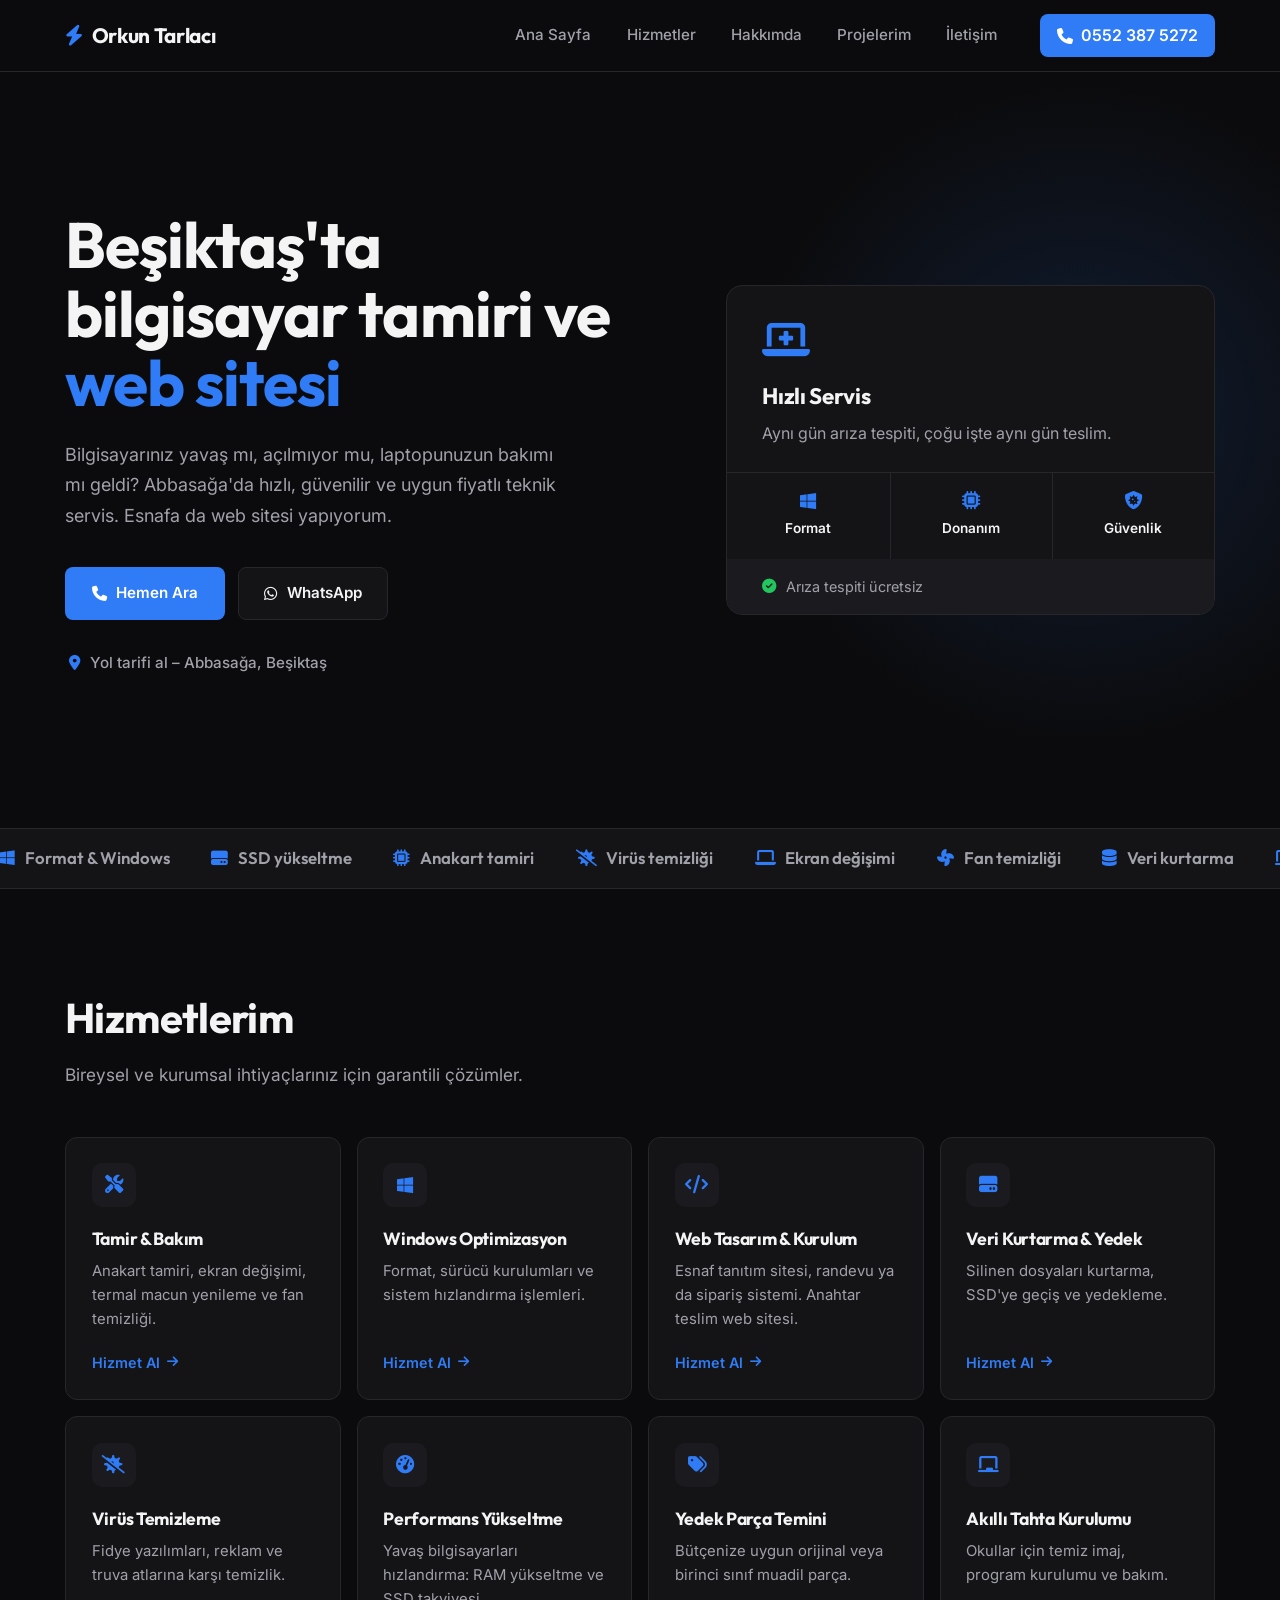
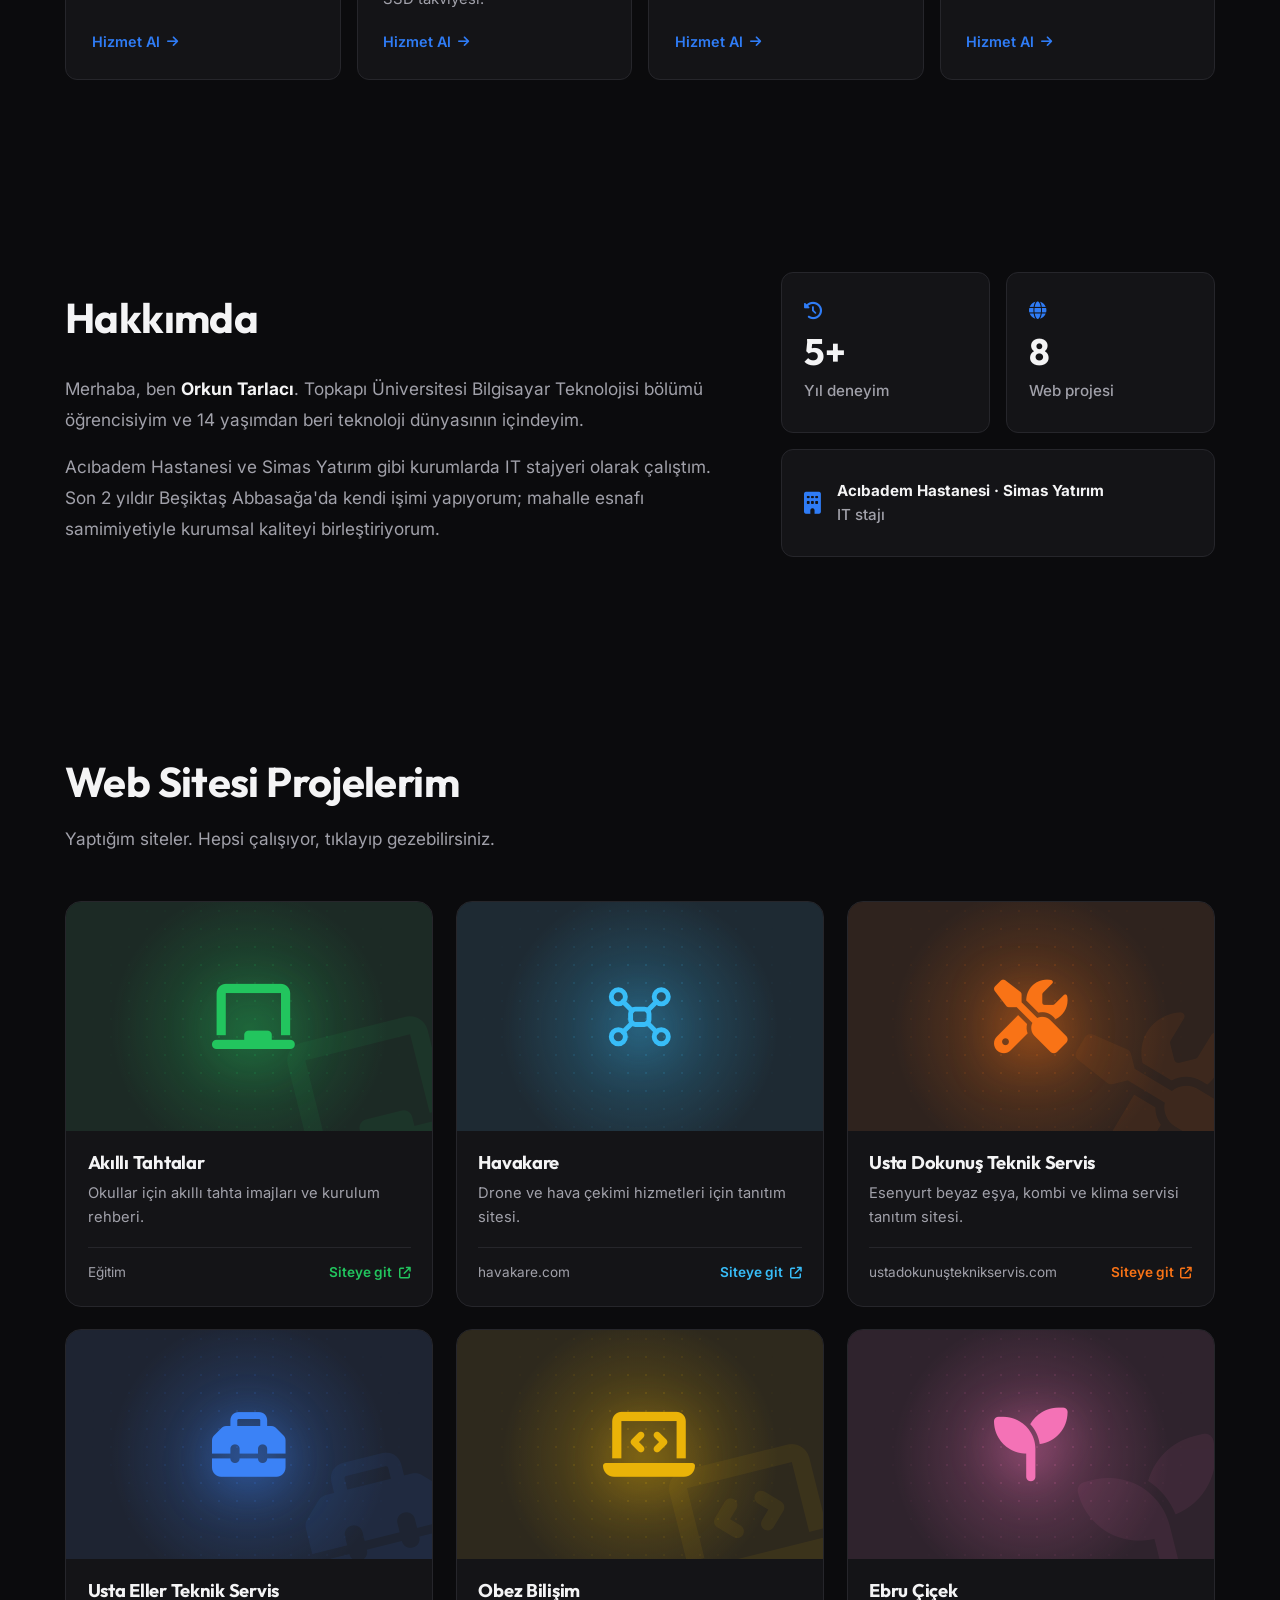
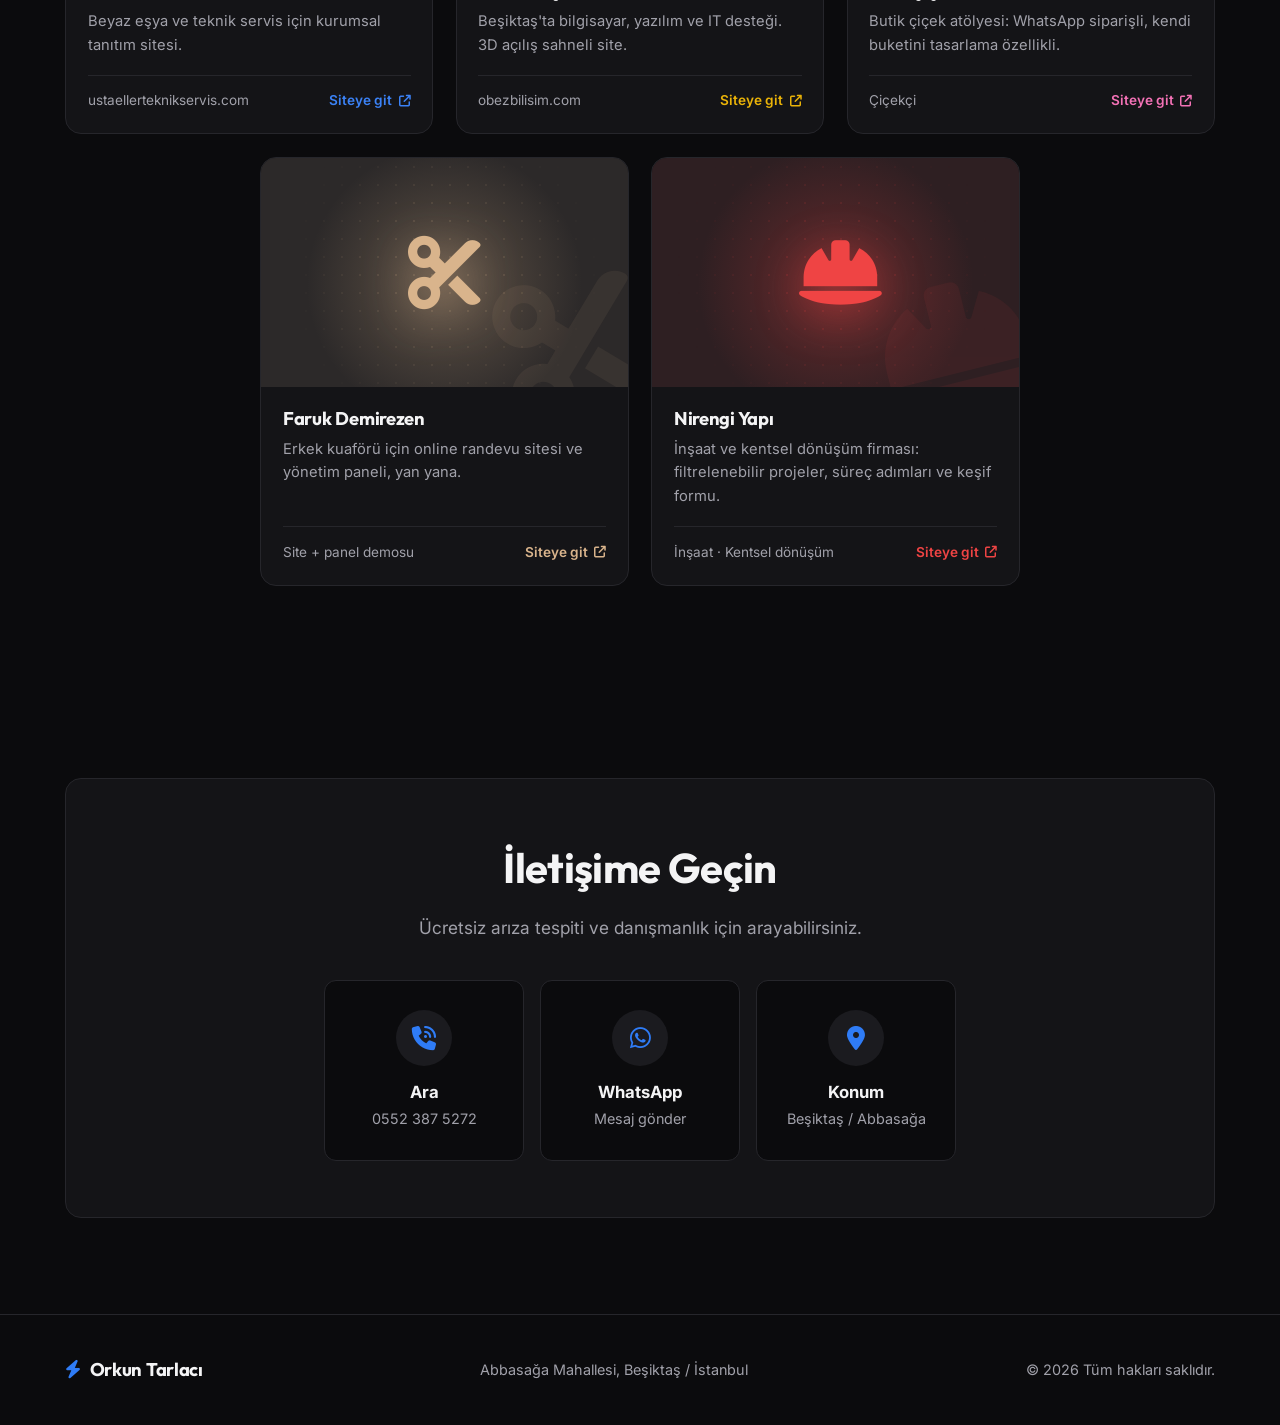
<file: index.html>
<!doctype html>
<html lang="tr">
<head>
  <meta charset="utf-8">
  <meta name="viewport" content="width=device-width, initial-scale=1.0">
  <title>Orkun Tarlacı – Bilgisayar Tamiri ve Web Sitesi, Beşiktaş</title>
  <meta name="description" content="Beşiktaş Abbasağa'da bilgisayar tamiri, format, sistem hızlandırma, veri kurtarma ve web sitesi. Hızlı, güvenilir ve yerinde servis.">
  <link rel="icon" href="data:image/svg+xml,<svg xmlns=%22http://www.w3.org/2000/svg%22 viewBox=%220 0 64 64%22><rect width=%2264%22 height=%2264%22 rx=%2214%22 fill=%22%232f7cf6%22/><path d=%22M36 8 18 36h12l-4 20 20-30H34z%22 fill=%22white%22/></svg>">
  <link rel="preconnect" href="https://fonts.googleapis.com">
  <link rel="preconnect" href="https://fonts.gstatic.com" crossorigin>
  <link href="https://fonts.googleapis.com/css2?family=Outfit:wght@500;600;700&family=Inter:wght@400;500;600&display=swap" rel="stylesheet">
  <link rel="stylesheet" href="https://cdnjs.cloudflare.com/ajax/libs/font-awesome/6.5.0/css/all.min.css">
  <style>
    :root {
      --accent: #2f7cf6;
      --accent-hover: #4a8ef8;
      --bg: #0b0b0d;
      --surface: #141417;
      --surface-2: #1b1b1f;
      --text: #f4f4f5;
      --text-muted: #a1a1aa;
      --border: #26262b;
      --radius: 12px;
      --container: 1150px;
      --nav-height: 72px;
    }
    * { box-sizing: border-box; margin: 0; padding: 0; }
    html {
      scroll-behavior: smooth;
      scroll-padding-top: calc(var(--nav-height) + 20px);
      color-scheme: dark;
    }
    body {
      font-family: 'Inter', sans-serif;
      background: var(--bg);
      color: var(--text);
      line-height: 1.6;
      overflow-x: hidden;
    }
    h1, h2, h3, .brand { font-family: 'Outfit', sans-serif; letter-spacing: -0.015em; }
    a { text-decoration: none; color: inherit; transition: color 0.2s, background-color 0.2s, border-color 0.2s; }
    ul { list-style: none; }
    img { max-width: 100%; display: block; }
    :focus-visible { outline: 2px solid var(--accent); outline-offset: 3px; }
    .container { width: 90%; max-width: var(--container); margin-inline: auto; }
    .section-padding { padding-block: 96px; }

    /* Header */
    header {
      position: fixed; top: 0; left: 0; right: 0; height: var(--nav-height);
      background: var(--bg);
      border-bottom: 1px solid var(--border);
      z-index: 1002;
      display: flex; align-items: center;
    }
    header .container { display: flex; justify-content: space-between; align-items: center; height: 100%; }
    .brand { font-weight: 700; font-size: 1.3rem; display: flex; align-items: center; gap: 0.55rem; }
    .brand i { color: var(--accent); }
    .desktop-nav { display: flex; gap: 2.2rem; align-items: center; }
    .desktop-nav a.nav-item { font-weight: 500; font-size: 0.95rem; color: var(--text-muted); padding: 5px 0; }
    .desktop-nav a.nav-item:hover { color: var(--text); }
    .phone-link {
      color: #fff; font-weight: 600; margin-left: 0.5rem;
      display: flex; align-items: center; gap: 0.5rem;
      padding: 0.55rem 1.05rem; background: var(--accent);
      border-radius: 8px;
    }
    .phone-link:hover { background: var(--accent-hover); }

    /* Hamburger */
    .menu-toggle {
      display: none; width: 44px; height: 44px;
      background: transparent; border: 1px solid var(--border); border-radius: 10px;
      cursor: pointer; position: relative; z-index: 1003; padding: 0;
    }
    .menu-toggle span {
      display: block; width: 22px; height: 2px; background: var(--text);
      position: absolute; left: 50%; transform: translateX(-50%);
      transition: 0.25s ease; border-radius: 2px;
    }
    .menu-toggle span:nth-child(1) { top: 13px; }
    .menu-toggle span:nth-child(2) { top: 50%; transform: translate(-50%, -50%); }
    .menu-toggle span:nth-child(3) { bottom: 13px; }
    .menu-toggle.active span:nth-child(1) { top: 50%; transform: translate(-50%, -50%) rotate(45deg); }
    .menu-toggle.active span:nth-child(2) { opacity: 0; }
    .menu-toggle.active span:nth-child(3) { bottom: 50%; transform: translate(-50%, 50%) rotate(-45deg); }

    /* Mobil menü */
    .mobile-menu {
      position: fixed; inset: 0;
      background: var(--bg);
      display: flex; flex-direction: column; justify-content: center; align-items: center;
      gap: 0.6rem;
      transform: translateX(100%);
      transition: transform 0.35s ease;
      z-index: 1001; padding: 2rem;
    }
    .mobile-menu.active { transform: translateX(0); }
    .mobile-menu a.nav-item {
      font-size: 1.4rem; font-weight: 600; color: var(--text);
      display: flex; align-items: center; gap: 14px;
      padding: 12px 24px; border-radius: 10px; min-width: 240px; justify-content: center;
    }
    .mobile-menu a.nav-item i { width: 26px; text-align: center; font-size: 1.2rem; color: var(--accent); }
    .mobile-menu a.nav-item:hover { background: var(--surface); }
    .mobile-menu .phone-link { margin: 1rem 0 0; padding: 14px 28px; font-size: 1.1rem; border-radius: 10px; }

    /* Hero */
    .hero { min-height: 92vh; display: flex; align-items: center; padding-top: var(--nav-height); position: relative; overflow: hidden; }
    .hero::before { content: ''; position: absolute; width: 720px; height: 720px; right: -160px; top: 50%; transform: translateY(-50%); background: radial-gradient(circle, rgba(47, 124, 246, 0.16), transparent 65%); pointer-events: none; }
    .hero .container { position: relative; }
    .hero-grid { display: grid; grid-template-columns: 1.1fr 0.9fr; gap: 4rem; align-items: center; }
    .hero-content h1 { font-size: clamp(2.5rem, 5vw, 4.2rem); line-height: 1.08; margin-bottom: 1.4rem; font-weight: 700; }
    .hero-content h1 span { color: var(--accent); }
    .hero-content p { font-size: 1.125rem; color: var(--text-muted); margin-bottom: 2.2rem; max-width: 46ch; line-height: 1.7; }
    .hero-actions { display: flex; flex-direction: column; gap: 1rem; align-items: flex-start; }
    .btn-row { display: flex; gap: 0.8rem; flex-wrap: wrap; }
    .btn {
      display: inline-flex; align-items: center; justify-content: center; gap: 0.6rem;
      padding: 0.85rem 1.6rem; border-radius: 8px; font-weight: 600; font-size: 0.95rem;
      cursor: pointer; border: 1px solid transparent; transition: background-color 0.2s, border-color 0.2s, transform 0.15s;
    }
    .btn:active { transform: scale(0.98); }
    .btn-primary { background: var(--accent); color: #fff; }
    .btn-primary:hover { background: var(--accent-hover); }
    .btn-outline { border-color: var(--border); color: var(--text); background: var(--surface); }
    .btn-outline:hover { border-color: #3a3a42; background: var(--surface-2); }
    .btn-map { color: var(--text-muted); padding-inline: 0.2rem; font-weight: 500; }
    .btn-map:hover { color: var(--text); }
    .btn-map i { color: var(--accent); }

    .hero-card {
      background: var(--surface); border: 1px solid var(--border);
      border-radius: 16px; overflow: hidden;
    }
    .hero-card-top { padding: 2.2rem 2.2rem 1.6rem; }
    .hero-card-top > i { font-size: 2.4rem; color: var(--accent); margin-bottom: 1.2rem; animation: bob 3.2s ease-in-out infinite; }
    @keyframes bob { 50% { transform: translateY(-5px); } }
    .hero-card h3 { font-size: 1.4rem; margin-bottom: 0.4rem; }
    .hero-card p { color: var(--text-muted); }
    .hero-card ul { display: grid; grid-template-columns: repeat(3, 1fr); border-top: 1px solid var(--border); }
    .hero-card li { padding: 1.2rem 0.5rem; text-align: center; font-size: 0.85rem; font-weight: 600; }
    .hero-card li + li { border-left: 1px solid var(--border); }
    .hero-card li i { display: block; font-size: 1.15rem; margin-bottom: 0.45rem; color: var(--accent); }
    .hero-card-foot { display: flex; align-items: center; gap: 0.6rem; padding: 1rem 2.2rem; background: var(--surface-2); font-size: 0.9rem; color: var(--text-muted); }
    .hero-card-foot i { color: #22c55e; }

    /* Section Header */
    .section-header { margin-bottom: 3rem; max-width: 640px; }
    .section-header h2 { font-size: clamp(2rem, 3.4vw, 2.6rem); margin-bottom: 0.6rem; }
    .section-header p { color: var(--text-muted); font-size: 1.08rem; }

    /* Hizmetler */
    .services-grid { display: grid; grid-template-columns: repeat(auto-fill, minmax(250px, 1fr)); gap: 1rem; }
    .service-card {
      display: flex; flex-direction: column;
      background: var(--surface); border: 1px solid var(--border);
      border-radius: var(--radius); padding: 1.6rem;
      transition: border-color 0.2s, background-color 0.2s, transform 0.25s ease;
    }
    .service-card:hover { border-color: color-mix(in srgb, var(--accent) 45%, transparent); background: var(--surface-2); transform: translateY(-3px); }
    .service-card:hover .service-icon { background: var(--accent); color: #fff; transform: rotate(-8deg) scale(1.08); }
    .service-icon {
      width: 44px; height: 44px; border-radius: 10px;
      display: flex; align-items: center; justify-content: center;
      background: var(--surface-2); color: var(--accent); font-size: 1.15rem; margin-bottom: 1.1rem;
      transition: background-color 0.25s, color 0.25s, transform 0.3s ease;
    }
    .service-card h3 { font-size: 1.1rem; margin-bottom: 0.45rem; }
    .service-card p { color: var(--text-muted); font-size: 0.93rem; flex-grow: 1; }
    .service-cta { margin-top: 1.2rem; font-weight: 600; font-size: 0.9rem; color: var(--accent); display: inline-flex; align-items: center; gap: 0.45rem; }
    .service-cta i { font-size: 0.8rem; transition: transform 0.2s; }
    .service-card:hover .service-cta i { transform: translateX(4px); }

    /* About */
    .about-container { display: grid; grid-template-columns: 1.2fr 0.8fr; gap: 4rem; align-items: center; }
    .about-container h2 { font-size: clamp(2rem, 3.4vw, 2.6rem); margin-bottom: 1.3rem; }
    .about-text { font-size: 1.08rem; color: var(--text-muted); line-height: 1.8; }
    .about-text p + p { margin-top: 1rem; }
    .about-text strong { color: var(--text); }
    .stats { display: grid; grid-template-columns: 1fr 1fr; gap: 1rem; }
    .stat-box { padding: 1.8rem 1.4rem; background: var(--surface); border-radius: var(--radius); border: 1px solid var(--border); }
    .stat-box i { color: var(--accent); font-size: 1.1rem; margin-bottom: 0.8rem; display: block; }
    .stat-number { font-family: 'Outfit', sans-serif; font-size: 2.3rem; font-weight: 700; display: block; line-height: 1.1; margin-bottom: 0.3rem; }
    .stat-box > span:last-child { color: var(--text-muted); font-weight: 500; font-size: 0.95rem; }
    .stat-box.wide { grid-column: 1 / -1; display: flex; align-items: center; gap: 1rem; }
    .stat-box.wide i { margin: 0; font-size: 1.4rem; }
    .stat-box.wide strong { display: block; color: var(--text); }

    /* Projeler */
    .projects-grid { display: grid; grid-template-columns: repeat(6, 1fr); gap: 1.4rem; }
    .projects-grid > .project-card { grid-column: span 2; }
    .project-card {
      --c: var(--accent);
      display: flex; flex-direction: column;
      background: var(--surface); border: 1px solid var(--border);
      border-radius: 16px; overflow: hidden;
      transition: border-color 0.3s, transform 0.3s ease, box-shadow 0.3s;
    }
    .project-card:hover { border-color: color-mix(in srgb, var(--c) 55%, transparent); transform: translateY(-6px); box-shadow: 0 18px 40px -22px color-mix(in srgb, var(--c) 70%, transparent); }
    .project-visual {
      position: relative; aspect-ratio: 16 / 10; overflow: hidden;
      display: flex; align-items: center; justify-content: center;
      background: radial-gradient(circle at 50% 55%, color-mix(in srgb, var(--c) 30%, transparent), transparent 62%), color-mix(in srgb, var(--c) 9%, var(--surface-2));
    }
    .project-visual::before {
      content: ''; position: absolute; inset: 0;
      background-image: radial-gradient(color-mix(in srgb, var(--c) 30%, transparent) 1px, transparent 1px);
      background-size: 18px 18px; opacity: 0.5;
      -webkit-mask-image: radial-gradient(circle at 50% 50%, #000 20%, transparent 75%);
      mask-image: radial-gradient(circle at 50% 50%, #000 20%, transparent 75%);
    }
    .project-visual > i, .project-visual > svg {
      position: relative; font-size: 4.6rem; width: 1em; height: 1em; text-align: center; line-height: 1;
      color: var(--c); filter: drop-shadow(0 10px 24px color-mix(in srgb, var(--c) 45%, transparent));
      transition: transform 0.45s cubic-bezier(0.2, 0.8, 0.2, 1.3);
    }
    .project-visual > i.ghost {
      position: absolute; right: -0.12em; bottom: -0.22em; font-size: 9rem; width: auto; height: auto;
      opacity: 0.07; filter: none; transform: rotate(-14deg);
    }
    .project-card:hover .project-visual > i:not(.ghost), .project-card:hover .project-visual > svg { transform: scale(1.14) rotate(-6deg); }
    .project-card:hover .project-visual > i.ghost { transform: rotate(-4deg) scale(1.05); }
    .project-body { display: flex; flex-direction: column; flex-grow: 1; padding: 1.25rem 1.35rem 1.35rem; }
    .project-card h3 { font-size: 1.15rem; line-height: 1.3; margin-bottom: 0.45rem; }
    .project-card p { color: var(--text-muted); font-size: 0.92rem; flex-grow: 1; }
    .project-meta { display: flex; justify-content: space-between; align-items: center; gap: 0.8rem; margin-top: 1.1rem; padding-top: 0.9rem; border-top: 1px solid var(--border); font-size: 0.85rem; }
    .project-meta span { color: var(--text-muted); overflow: hidden; text-overflow: ellipsis; white-space: nowrap; }
    .project-meta b { color: var(--c); font-weight: 600; display: inline-flex; align-items: center; gap: 0.4rem; flex: none; }
    .project-meta b i { font-size: 0.75rem; transition: transform 0.2s; }
    .project-card:hover .project-meta b i { transform: translate(3px, -3px); }
    .p-akilli { --c: #22c55e; }
    .p-havakare { --c: #38bdf8; }
    .p-dokunus { --c: #f97316; }
    .p-eller { --c: #3b82f6; }
    .p-obez { --c: #eab308; }
    .p-ebru { --c: #f472b6; }
    .p-faruk { --c: #d9b48c; }
    .p-insaat { --c: #ef4444; }
    /* Son sıra: Faruk, Usta Eller ile Obez'in; inşaat, Obez ile Ebru Çiçek'in ortasında */
    @media (min-width: 961px) {
      .projects-grid > .p-faruk { grid-column: 2 / span 2; }
      .projects-grid > .p-insaat { grid-column: 4 / span 2; }
    }

    /* Kayan şerit */
    .ticker { overflow: hidden; border-block: 1px solid var(--border); background: var(--surface); padding: 1rem 0; }
    .ticker-track { display: flex; gap: 2.6rem; width: max-content; animation: ticker 38s linear infinite; }
    .ticker:hover .ticker-track { animation-play-state: paused; }
    .ticker span { display: inline-flex; align-items: center; gap: 0.6rem; font-family: 'Outfit', sans-serif; font-weight: 600; font-size: 1.05rem; color: var(--text-muted); white-space: nowrap; }
    .ticker i { color: var(--accent); }
    @keyframes ticker { to { transform: translateX(-50%); } }

    /* Contact */
    .contact-wrapper {
      background: var(--surface); border-radius: 16px; padding: 3.5rem 2rem;
      border: 1px solid var(--border); text-align: center;
    }
    .contact-wrapper h2 { font-size: clamp(2rem, 3.4vw, 2.6rem); }
    .contact-methods { display: flex; justify-content: center; gap: 1rem; margin-top: 2.4rem; flex-wrap: wrap; }
    .contact-item {
      display: flex; flex-direction: column; align-items: center; gap: 0.8rem;
      width: 200px; padding: 1.8rem 1rem; border-radius: var(--radius);
      border: 1px solid var(--border); background: var(--bg);
    }
    .contact-item:hover { border-color: var(--accent); }
    .contact-icon-lg {
      font-size: 1.5rem; color: var(--accent);
      background: var(--surface-2); width: 56px; height: 56px;
      display: flex; align-items: center; justify-content: center; border-radius: 50%;
      transition: background-color 0.2s, color 0.2s; flex: none;
    }
    .contact-item:hover .contact-icon-lg { background: var(--accent); color: #fff; }
    .contact-item b { font-size: 1.05rem; display: block; }
    .contact-item small { font-size: 0.9rem; color: var(--text-muted); }

    /* Footer */
    .site-footer { padding: 2.5rem 0; color: var(--text-muted); font-size: 0.9rem; border-top: 1px solid var(--border); }
    .site-footer .container { display: flex; justify-content: space-between; align-items: center; gap: 1rem; flex-wrap: wrap; }
    .site-footer .brand { color: var(--text); font-size: 1.15rem; }

    /* Responsive */
    @media (max-width: 960px) {
      .projects-grid { grid-template-columns: repeat(2, 1fr); }
      .projects-grid > .project-card { grid-column: auto; }
    }
    @media (max-width: 900px) {
      .desktop-nav { display: none; }
      .menu-toggle { display: block; }
      .hero { padding-top: 120px; align-items: flex-start; min-height: 0; padding-bottom: 40px; }
      .hero-grid { grid-template-columns: 1fr; gap: 2.5rem; }
      .hero-content h1 { font-size: 2.4rem; }
      .btn-row { width: 100%; }
      .btn-row .btn { flex: 1; }
      .about-container { grid-template-columns: 1fr; gap: 2.5rem; }
      .contact-methods { flex-direction: column; align-items: stretch; }
      .contact-item { width: 100%; flex-direction: row; text-align: left; padding: 1.2rem; }
      .section-padding { padding-block: 72px; }
    }
    @media (max-width: 620px) {
      .projects-grid { grid-template-columns: 1fr; }
    }

    /* Giriş animasyonu (betik yoksa içerik görünür kalır) */
    .js .reveal { opacity: 0; transform: translateY(18px); transition: opacity 0.6s ease, transform 0.6s ease; }
    .js .reveal.in { opacity: 1; transform: none; }
    @media (prefers-reduced-motion: reduce) {
      html { scroll-behavior: auto; }
      .js .reveal { opacity: 1; transform: none; transition: none; }
      .ticker-track, .hero-card-top > i { animation: none; }
      * { transition-duration: 0.01ms !important; }
    }
  </style>
</head>
<body>
  <header>
    <div class="container">
      <a href="#home" class="brand"><i class="fa-solid fa-bolt"></i> Orkun Tarlacı</a>

      <button class="menu-toggle" id="mobile-menu-btn" aria-label="Menüyü aç">
        <span></span><span></span><span></span>
      </button>

      <nav class="desktop-nav">
        <a href="#home" class="nav-item">Ana Sayfa</a>
        <a href="#services" class="nav-item">Hizmetler</a>
        <a href="#about" class="nav-item">Hakkımda</a>
        <a href="#projects" class="nav-item">Projelerim</a>
        <a href="#contact" class="nav-item">İletişim</a>
        <a href="tel:+905523875272" class="phone-link"><i class="fa-solid fa-phone"></i> 0552 387 5272</a>
      </nav>
    </div>
  </header>

  <nav class="mobile-menu" id="mobile-menu">
    <a href="#home" class="nav-item"><i class="fa-solid fa-house"></i> Ana Sayfa</a>
    <a href="#services" class="nav-item"><i class="fa-solid fa-screwdriver-wrench"></i> Hizmetler</a>
    <a href="#about" class="nav-item"><i class="fa-solid fa-user"></i> Hakkımda</a>
    <a href="#projects" class="nav-item"><i class="fa-solid fa-folder-open"></i> Projelerim</a>
    <a href="#contact" class="nav-item"><i class="fa-solid fa-envelope"></i> İletişim</a>
    <a href="tel:+905523875272" class="phone-link"><i class="fa-solid fa-phone"></i> 0552 387 5272</a>
  </nav>

  <main>
    <section id="home" class="hero">
      <div class="container hero-grid">
        <div class="hero-content reveal">
          <h1>Beşiktaş'ta bilgisayar tamiri ve <span>web sitesi</span></h1>
          <p>Bilgisayarınız yavaş mı, açılmıyor mu, laptopunuzun bakımı mı geldi? Abbasağa'da hızlı, güvenilir ve uygun fiyatlı teknik servis. Esnafa da web sitesi yapıyorum.</p>
          <div class="hero-actions">
            <div class="btn-row">
              <a href="tel:+905523875272" class="btn btn-primary"><i class="fa-solid fa-phone"></i> Hemen Ara</a>
              <a href="https://wa.me/905523875272?text=Merhaba%20Orkun,%20bilgisayar%20servisi%20i%C3%A7in%20yaz%C4%B1yorum." target="_blank" rel="noopener" class="btn btn-outline"><i class="fa-brands fa-whatsapp"></i> WhatsApp</a>
            </div>
            <a href="https://www.google.com/maps/search/?api=1&query=Abbasa%C4%9Fa+Mahallesi,+Be%C5%9Fikta%C5%9F/%C4%B0stanbul" target="_blank" rel="noopener" class="btn btn-map"><i class="fa-solid fa-location-dot"></i> Yol tarifi al – Abbasağa, Beşiktaş</a>
          </div>
        </div>
        <div class="hero-card reveal">
          <div class="hero-card-top">
            <i class="fa-solid fa-laptop-medical"></i>
            <h3>Hızlı Servis</h3>
            <p>Aynı gün arıza tespiti, çoğu işte aynı gün teslim.</p>
          </div>
          <ul>
            <li><i class="fa-brands fa-windows"></i>Format</li>
            <li><i class="fa-solid fa-microchip"></i>Donanım</li>
            <li><i class="fa-solid fa-shield-virus"></i>Güvenlik</li>
          </ul>
          <div class="hero-card-foot"><i class="fa-solid fa-circle-check"></i> Arıza tespiti ücretsiz</div>
        </div>
      </div>
    </section>

    <div class="ticker" aria-hidden="true"><div class="ticker-track"><span><i class="fa-brands fa-windows"></i>Format & Windows</span><span><i class="fa-solid fa-hard-drive"></i>SSD yükseltme</span><span><i class="fa-solid fa-microchip"></i>Anakart tamiri</span><span><i class="fa-solid fa-virus-slash"></i>Virüs temizliği</span><span><i class="fa-solid fa-laptop"></i>Ekran değişimi</span><span><i class="fa-solid fa-fan"></i>Fan temizliği</span><span><i class="fa-solid fa-database"></i>Veri kurtarma</span><span><i class="fa-solid fa-chalkboard"></i>Akıllı tahta</span><span><i class="fa-solid fa-code"></i>Web sitesi</span><span><i class="fa-brands fa-windows"></i>Format & Windows</span><span><i class="fa-solid fa-hard-drive"></i>SSD yükseltme</span><span><i class="fa-solid fa-microchip"></i>Anakart tamiri</span><span><i class="fa-solid fa-virus-slash"></i>Virüs temizliği</span><span><i class="fa-solid fa-laptop"></i>Ekran değişimi</span><span><i class="fa-solid fa-fan"></i>Fan temizliği</span><span><i class="fa-solid fa-database"></i>Veri kurtarma</span><span><i class="fa-solid fa-chalkboard"></i>Akıllı tahta</span><span><i class="fa-solid fa-code"></i>Web sitesi</span></div></div>

    <!-- ============ HİZMETLER ============ -->
    <section id="services" class="section-padding">
      <div class="container">
        <div class="section-header reveal">
          <h2>Hizmetlerim</h2>
          <p>Bireysel ve kurumsal ihtiyaçlarınız için garantili çözümler.</p>
        </div>
        <div class="services-grid">
          <a href="tel:+905523875272" class="service-card reveal">
            <div class="service-icon"><i class="fa-solid fa-screwdriver-wrench"></i></div>
            <h3>Tamir & Bakım</h3>
            <p>Anakart tamiri, ekran değişimi, termal macun yenileme ve fan temizliği.</p>
            <div class="service-cta">Hizmet Al <i class="fa-solid fa-arrow-right"></i></div>
          </a>
          <a href="tel:+905523875272" class="service-card reveal">
            <div class="service-icon"><i class="fa-brands fa-windows"></i></div>
            <h3>Windows Optimizasyon</h3>
            <p>Format, sürücü kurulumları ve sistem hızlandırma işlemleri.</p>
            <div class="service-cta">Hizmet Al <i class="fa-solid fa-arrow-right"></i></div>
          </a>
          <a href="tel:+905523875272" class="service-card reveal">
            <div class="service-icon"><i class="fa-solid fa-code"></i></div>
            <h3>Web Tasarım & Kurulum</h3>
            <p>Esnaf tanıtım sitesi, randevu ya da sipariş sistemi. Anahtar teslim web sitesi.</p>
            <div class="service-cta">Hizmet Al <i class="fa-solid fa-arrow-right"></i></div>
          </a>
          <a href="tel:+905523875272" class="service-card reveal">
            <div class="service-icon"><i class="fa-solid fa-hard-drive"></i></div>
            <h3>Veri Kurtarma & Yedek</h3>
            <p>Silinen dosyaları kurtarma, SSD'ye geçiş ve yedekleme.</p>
            <div class="service-cta">Hizmet Al <i class="fa-solid fa-arrow-right"></i></div>
          </a>
          <a href="tel:+905523875272" class="service-card reveal">
            <div class="service-icon"><i class="fa-solid fa-virus-slash"></i></div>
            <h3>Virüs Temizleme</h3>
            <p>Fidye yazılımları, reklam ve truva atlarına karşı temizlik.</p>
            <div class="service-cta">Hizmet Al <i class="fa-solid fa-arrow-right"></i></div>
          </a>
          <a href="tel:+905523875272" class="service-card reveal">
            <div class="service-icon"><i class="fa-solid fa-gauge-high"></i></div>
            <h3>Performans Yükseltme</h3>
            <p>Yavaş bilgisayarları hızlandırma: RAM yükseltme ve SSD takviyesi.</p>
            <div class="service-cta">Hizmet Al <i class="fa-solid fa-arrow-right"></i></div>
          </a>
          <a href="tel:+905523875272" class="service-card reveal">
            <div class="service-icon"><i class="fa-solid fa-tags"></i></div>
            <h3>Yedek Parça Temini</h3>
            <p>Bütçenize uygun orijinal veya birinci sınıf muadil parça.</p>
            <div class="service-cta">Hizmet Al <i class="fa-solid fa-arrow-right"></i></div>
          </a>
          <a href="tel:+905523875272" class="service-card reveal">
            <div class="service-icon"><i class="fa-solid fa-chalkboard"></i></div>
            <h3>Akıllı Tahta Kurulumu</h3>
            <p>Okullar için temiz imaj, program kurulumu ve bakım.</p>
            <div class="service-cta">Hizmet Al <i class="fa-solid fa-arrow-right"></i></div>
          </a>
        </div>
      </div>
    </section>

    <section id="about" class="section-padding">
      <div class="container about-container">
        <div class="reveal">
          <h2>Hakkımda</h2>
          <div class="about-text">
            <p>Merhaba, ben <strong>Orkun Tarlacı</strong>. Topkapı Üniversitesi Bilgisayar Teknolojisi bölümü öğrencisiyim ve 14 yaşımdan beri teknoloji dünyasının içindeyim.</p>
            <p>Acıbadem Hastanesi ve Simas Yatırım gibi kurumlarda IT stajyeri olarak çalıştım. Son 2 yıldır Beşiktaş Abbasağa'da kendi işimi yapıyorum; mahalle esnafı samimiyetiyle kurumsal kaliteyi birleştiriyorum.</p>
          </div>
        </div>
        <div class="stats reveal">
          <div class="stat-box"><i class="fa-solid fa-clock-rotate-left"></i><span class="stat-number">5+</span><span>Yıl deneyim</span></div>
          <div class="stat-box"><i class="fa-solid fa-globe"></i><span class="stat-number">8</span><span>Web projesi</span></div>
          <div class="stat-box wide"><i class="fa-solid fa-building"></i><span><strong>Acıbadem Hastanesi · Simas Yatırım</strong><span style="color:var(--text-muted)">IT stajı</span></span></div>
        </div>
      </div>
    </section>

    <!-- ============ PROJELER ============ -->
    <section id="projects" class="section-padding">
      <div class="container">
        <div class="section-header reveal">
          <h2>Web Sitesi Projelerim</h2>
          <p>Yaptığım siteler. Hepsi çalışıyor, tıklayıp gezebilirsiniz.</p>
        </div>
        <div class="projects-grid">

          <a href="Siteler/akillitahtalar/index.html" target="_blank" rel="noopener" class="project-card p-akilli reveal">
            <div class="project-visual"><i class="ghost fa-solid fa-chalkboard" aria-hidden="true"></i><i class="fa-solid fa-chalkboard" aria-hidden="true"></i></div>
            <div class="project-body">
              <h3>Akıllı Tahtalar</h3>
              <p>Okullar için akıllı tahta imajları ve kurulum rehberi.</p>
              <div class="project-meta"><span>Eğitim</span><b>Siteye git <i class="fa-solid fa-arrow-up-right-from-square"></i></b></div>
            </div>
          </a>

          <a href="https://havakare.com/" target="_blank" rel="noopener" class="project-card p-havakare reveal">
            <div class="project-visual"><svg viewBox="0 0 24 24" stroke-width="1.6" stroke-linecap="round" stroke-linejoin="round" aria-hidden="true" style="stroke:currentColor; fill:none;"><rect x="9" y="9.5" width="6" height="5" rx="1.5"/><line x1="9.5" y1="10" x2="6.5" y2="7"/><line x1="14.5" y1="10" x2="17.5" y2="7"/><line x1="9.5" y1="14" x2="6.5" y2="17"/><line x1="14.5" y1="14" x2="17.5" y2="17"/><circle cx="5" cy="5.5" r="2.3"/><circle cx="19" cy="5.5" r="2.3"/><circle cx="5" cy="18.5" r="2.3"/><circle cx="19" cy="18.5" r="2.3"/></svg></div>
            <div class="project-body">
              <h3>Havakare</h3>
              <p>Drone ve hava çekimi hizmetleri için tanıtım sitesi.</p>
              <div class="project-meta"><span>havakare.com</span><b>Siteye git <i class="fa-solid fa-arrow-up-right-from-square"></i></b></div>
            </div>
          </a>

          <a href="https://xn--ustadokunuteknikservis-3ge.com/" target="_blank" rel="noopener" class="project-card p-dokunus reveal">
            <div class="project-visual"><i class="ghost fa-solid fa-screwdriver-wrench" aria-hidden="true"></i><i class="fa-solid fa-screwdriver-wrench" aria-hidden="true"></i></div>
            <div class="project-body">
              <h3>Usta Dokunuş Teknik Servis</h3>
              <p>Esenyurt beyaz eşya, kombi ve klima servisi tanıtım sitesi.</p>
              <div class="project-meta"><span>ustadokunuşteknikservis.com</span><b>Siteye git <i class="fa-solid fa-arrow-up-right-from-square"></i></b></div>
            </div>
          </a>

          <a href="https://ustaellerteknikservis.com/" target="_blank" rel="noopener" class="project-card p-eller reveal">
            <div class="project-visual"><i class="ghost fa-solid fa-toolbox" aria-hidden="true"></i><i class="fa-solid fa-toolbox" aria-hidden="true"></i></div>
            <div class="project-body">
              <h3>Usta Eller Teknik Servis</h3>
              <p>Beyaz eşya ve teknik servis için kurumsal tanıtım sitesi.</p>
              <div class="project-meta"><span>ustaellerteknikservis.com</span><b>Siteye git <i class="fa-solid fa-arrow-up-right-from-square"></i></b></div>
            </div>
          </a>

          <a href="https://obezbilisim.com/" target="_blank" rel="noopener" class="project-card p-obez reveal">
            <div class="project-visual"><i class="ghost fa-solid fa-laptop-code" aria-hidden="true"></i><i class="fa-solid fa-laptop-code" aria-hidden="true"></i></div>
            <div class="project-body">
              <h3>Obez Bilişim</h3>
              <p>Beşiktaş'ta bilgisayar, yazılım ve IT desteği. 3D açılış sahneli site.</p>
              <div class="project-meta"><span>obezbilisim.com</span><b>Siteye git <i class="fa-solid fa-arrow-up-right-from-square"></i></b></div>
            </div>
          </a>

          <a href="Siteler/Ebru-Cicek/index.html" target="_blank" rel="noopener" class="project-card p-ebru reveal">
            <div class="project-visual"><i class="ghost fa-solid fa-seedling" aria-hidden="true"></i><i class="fa-solid fa-seedling" aria-hidden="true"></i></div>
            <div class="project-body">
              <h3>Ebru Çiçek</h3>
              <p>Butik çiçek atölyesi: WhatsApp siparişli, kendi buketini tasarlama özellikli.</p>
              <div class="project-meta"><span>Çiçekçi</span><b>Siteye git <i class="fa-solid fa-arrow-up-right-from-square"></i></b></div>
            </div>
          </a>

          <a href="Siteler/Faruk-Demirezen-Vitrin/index.html" target="_blank" rel="noopener" class="project-card p-faruk reveal">
            <div class="project-visual"><i class="ghost fa-solid fa-scissors" aria-hidden="true"></i><i class="fa-solid fa-scissors" aria-hidden="true"></i></div>
            <div class="project-body">
              <h3>Faruk Demirezen</h3>
              <p>Erkek kuaförü için online randevu sitesi ve yönetim paneli, yan yana.</p>
              <div class="project-meta"><span>Site + panel demosu</span><b>Siteye git <i class="fa-solid fa-arrow-up-right-from-square"></i></b></div>
            </div>
          </a>

          <a href="Siteler/Nirengi-Yapi/index.html" target="_blank" rel="noopener" class="project-card p-insaat reveal">
            <div class="project-visual"><i class="ghost fa-solid fa-helmet-safety" aria-hidden="true"></i><i class="fa-solid fa-helmet-safety" aria-hidden="true"></i></div>
            <div class="project-body">
              <h3>Nirengi Yapı</h3>
              <p>İnşaat ve kentsel dönüşüm firması: filtrelenebilir projeler, süreç adımları ve keşif formu.</p>
              <div class="project-meta"><span>İnşaat · Kentsel dönüşüm</span><b>Siteye git <i class="fa-solid fa-arrow-up-right-from-square"></i></b></div>
            </div>
          </a>

        </div>
      </div>
    </section>

    <section id="contact" class="section-padding">
      <div class="container reveal">
        <div class="contact-wrapper">
          <h2>İletişime Geçin</h2>
          <p style="color:var(--text-muted); max-width:500px; margin:0.8rem auto 0; font-size:1.08rem">Ücretsiz arıza tespiti ve danışmanlık için arayabilirsiniz.</p>
          <div class="contact-methods">
            <a href="tel:+905523875272" class="contact-item">
              <div class="contact-icon-lg"><i class="fa-solid fa-phone-volume"></i></div>
              <div><b>Ara</b><small>0552 387 5272</small></div>
            </a>
            <a href="https://wa.me/905523875272?text=Merhaba%20Orkun,%20bilgisayar%20servisi%20i%C3%A7in%20yaz%C4%B1yorum." target="_blank" rel="noopener" class="contact-item">
              <div class="contact-icon-lg"><i class="fa-brands fa-whatsapp"></i></div>
              <div><b>WhatsApp</b><small>Mesaj gönder</small></div>
            </a>
            <a href="https://www.google.com/maps/search/?api=1&query=Abbasa%C4%9Fa+Mahallesi,+Be%C5%9Fikta%C5%9F/%C4%B0stanbul" target="_blank" rel="noopener" class="contact-item">
              <div class="contact-icon-lg"><i class="fa-solid fa-location-dot"></i></div>
              <div><b>Konum</b><small>Beşiktaş / Abbasağa</small></div>
            </a>
          </div>
        </div>
      </div>
    </section>
  </main>

  <footer class="site-footer">
    <div class="container">
      <a href="#home" class="brand"><i class="fa-solid fa-bolt"></i> Orkun Tarlacı</a>
      <span>Abbasağa Mahallesi, Beşiktaş / İstanbul</span>
      <span>© 2026 Tüm hakları saklıdır.</span>
    </div>
  </footer>

  <script>
    document.documentElement.classList.add('js');

    const menuBtn = document.getElementById('mobile-menu-btn');
    const mobileMenu = document.getElementById('mobile-menu');

    function setMenu(open) {
      mobileMenu.classList.toggle('active', open);
      menuBtn.classList.toggle('active', open);
      menuBtn.setAttribute('aria-label', open ? 'Menüyü kapat' : 'Menüyü aç');
      document.body.style.overflow = open ? 'hidden' : '';
    }
    menuBtn.addEventListener('click', () => setMenu(!mobileMenu.classList.contains('active')));
    document.querySelectorAll('#mobile-menu a').forEach(link => link.addEventListener('click', () => setMenu(false)));

    const observer = new IntersectionObserver(entries => {
      entries.forEach(entry => {
        if (entry.isIntersecting) { entry.target.classList.add('in'); observer.unobserve(entry.target); }
      });
    }, { rootMargin: '0px 0px -8% 0px' });
    document.querySelectorAll('.reveal').forEach(el => observer.observe(el));
  </script>
</body>
</html>
</file>
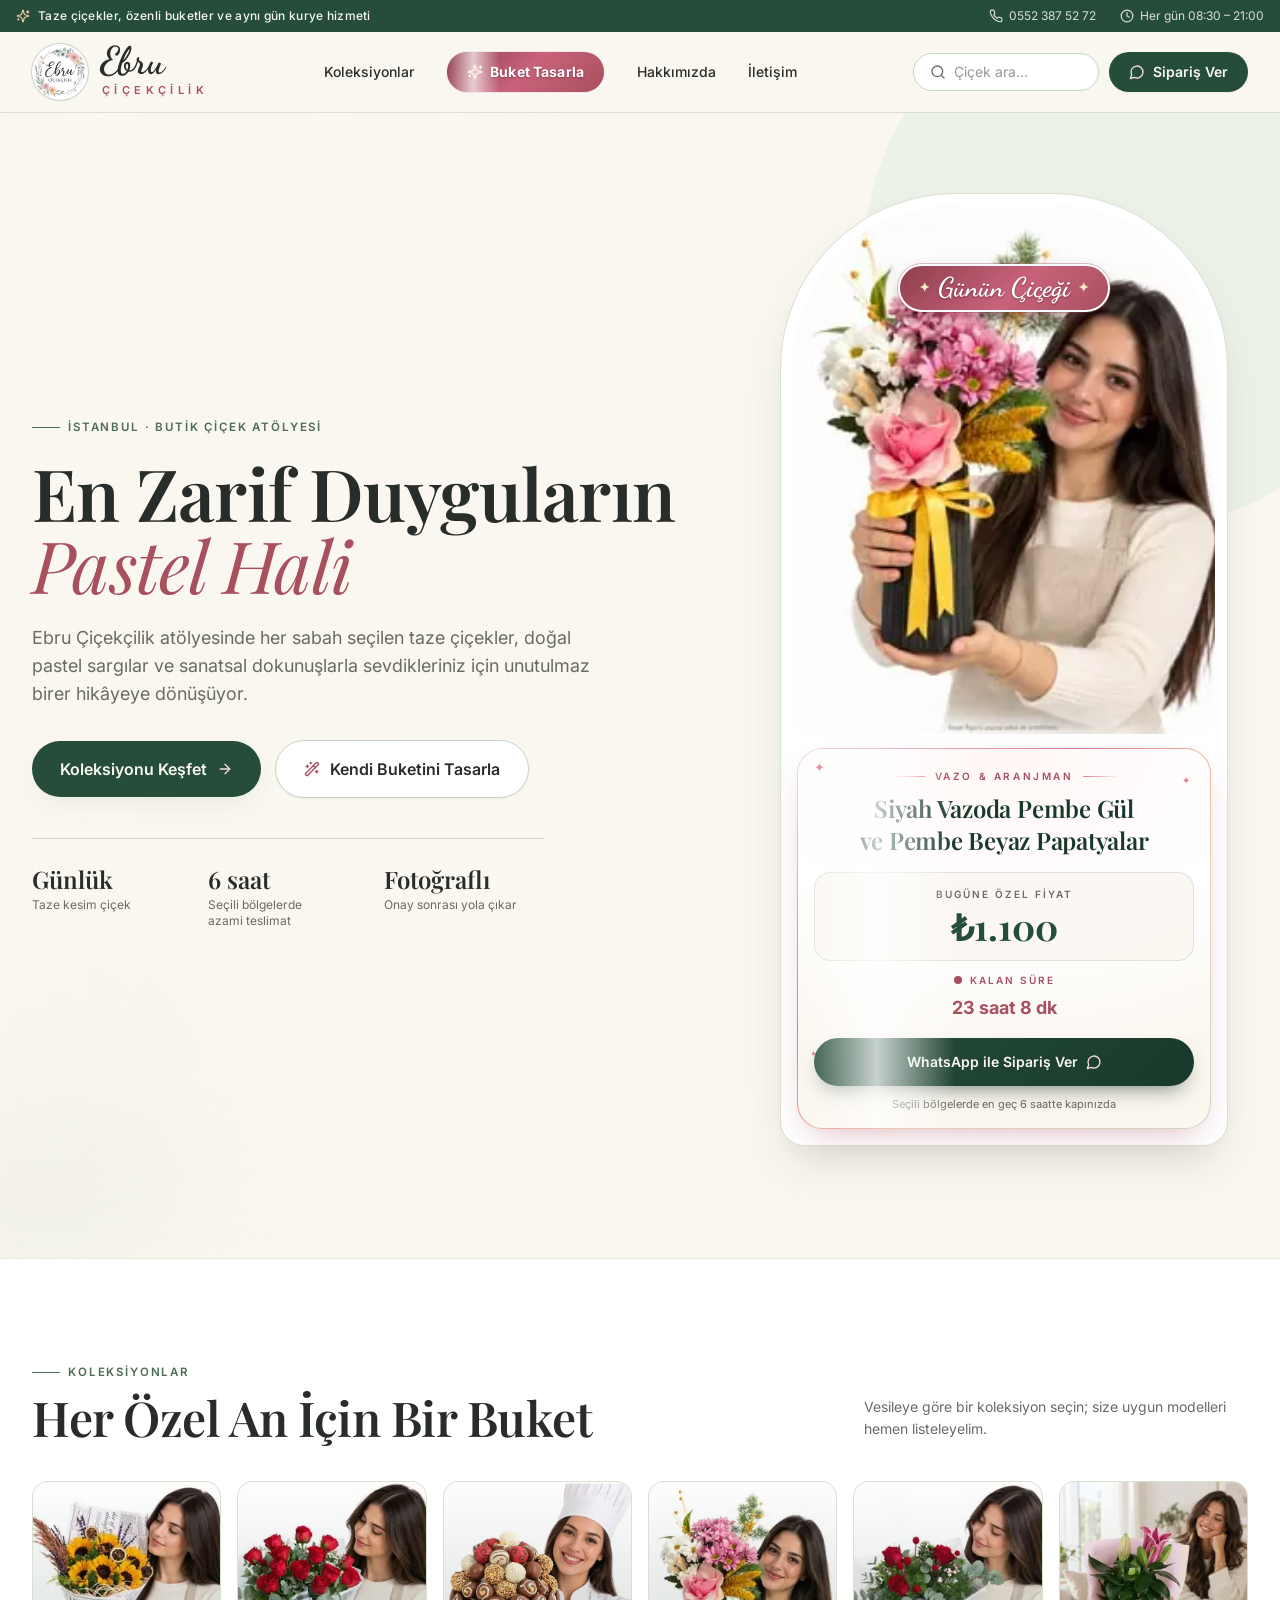
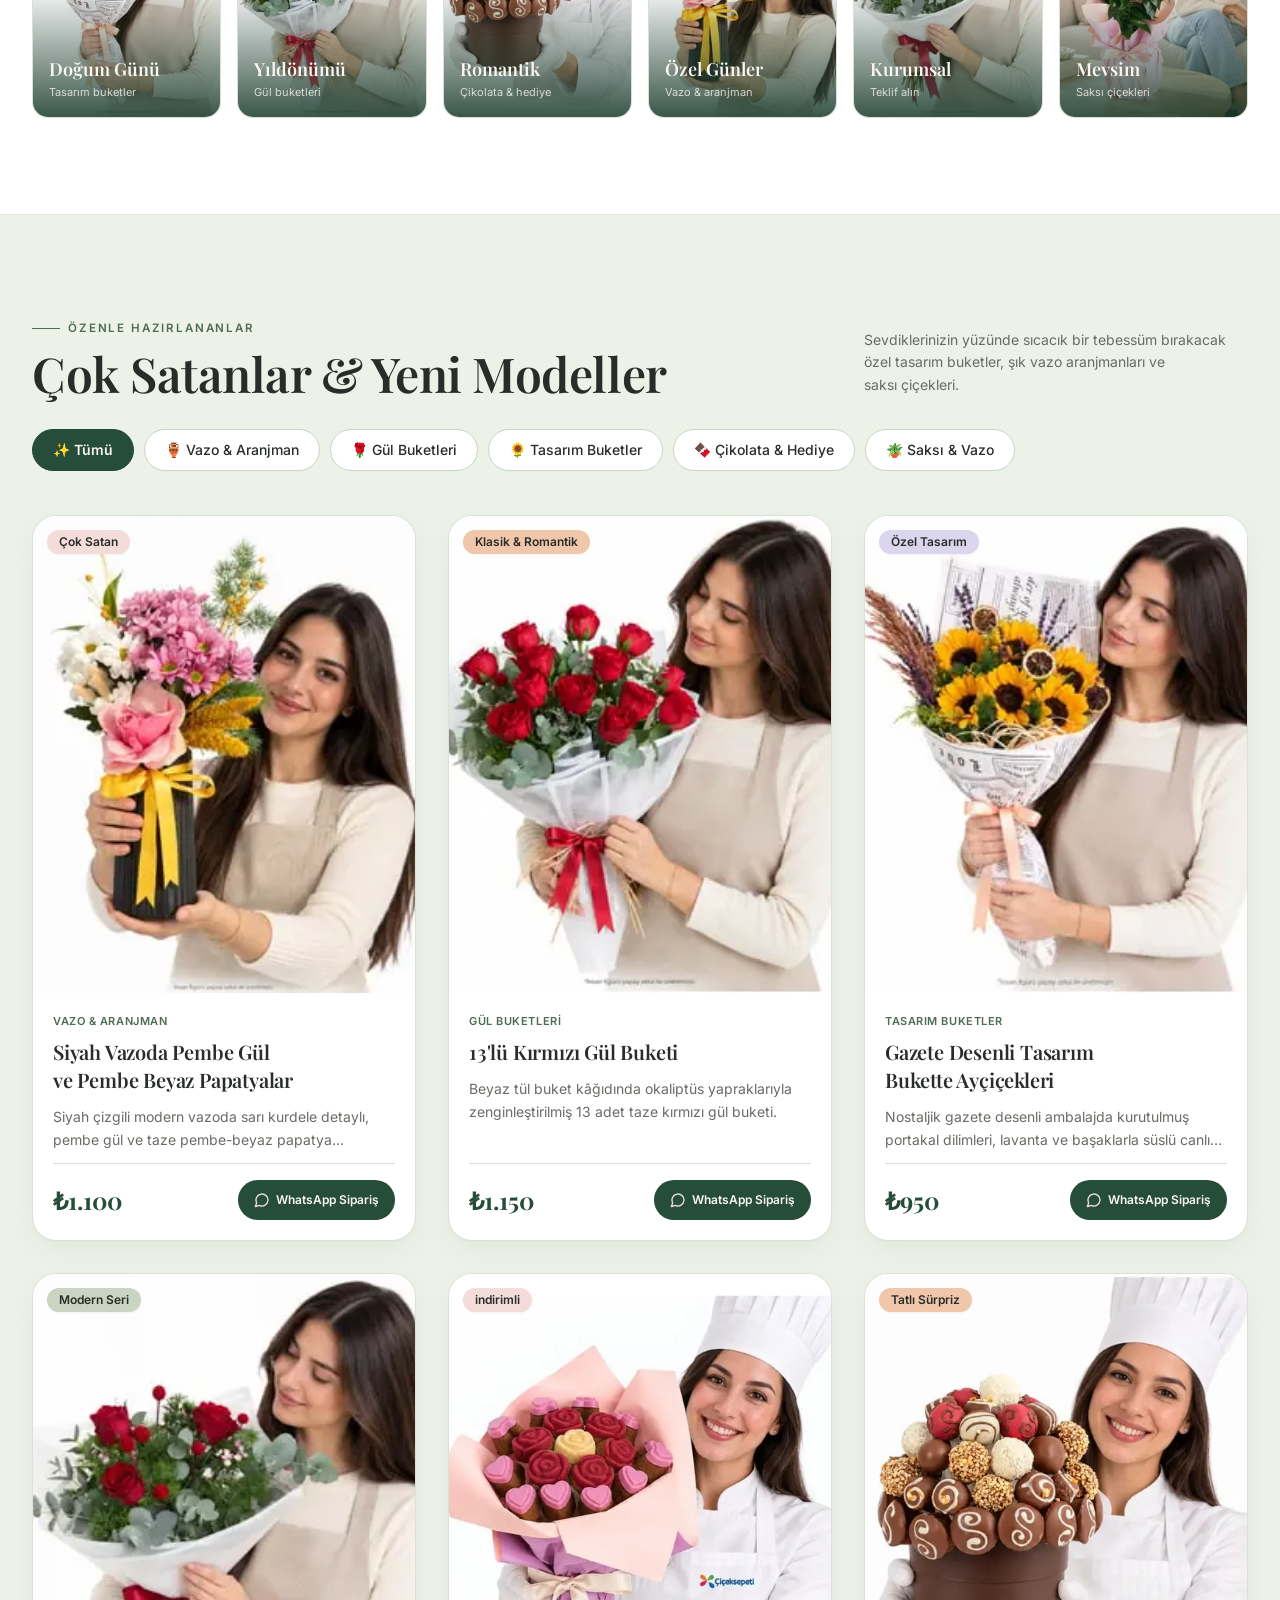
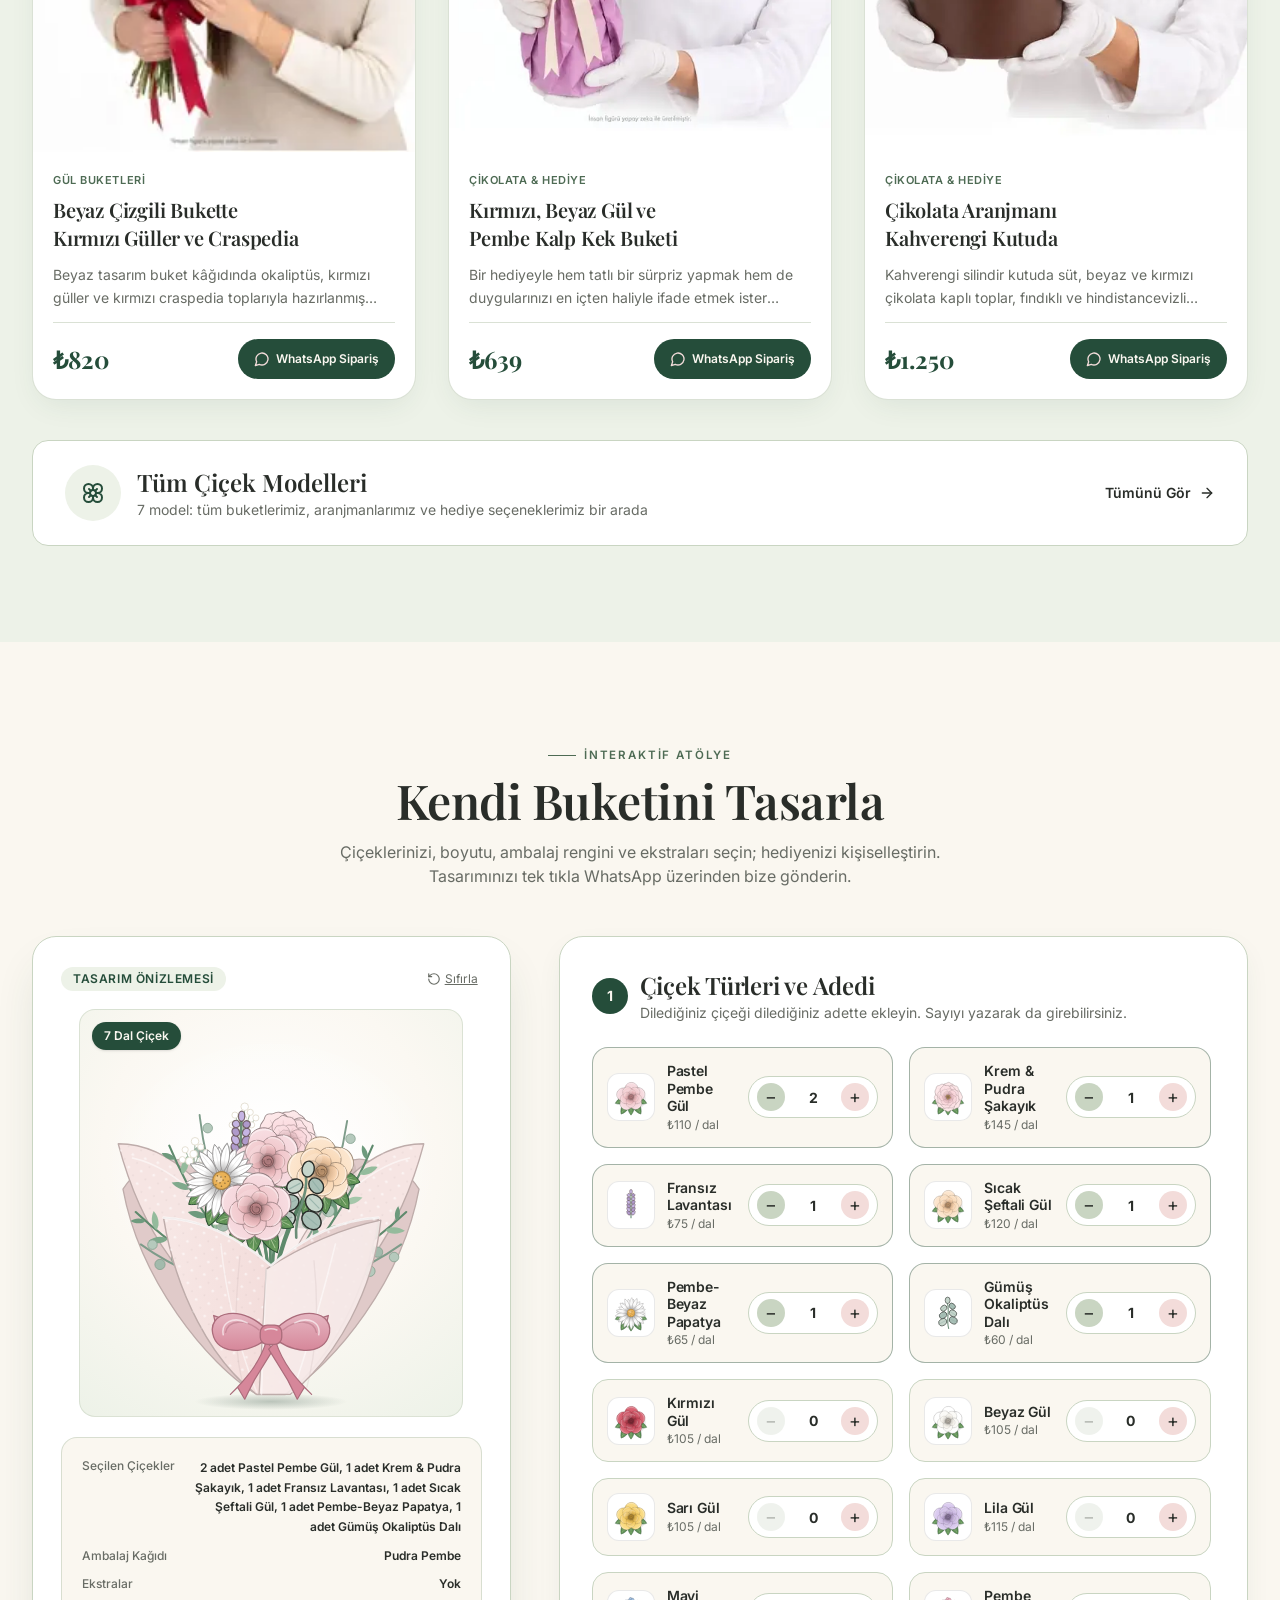
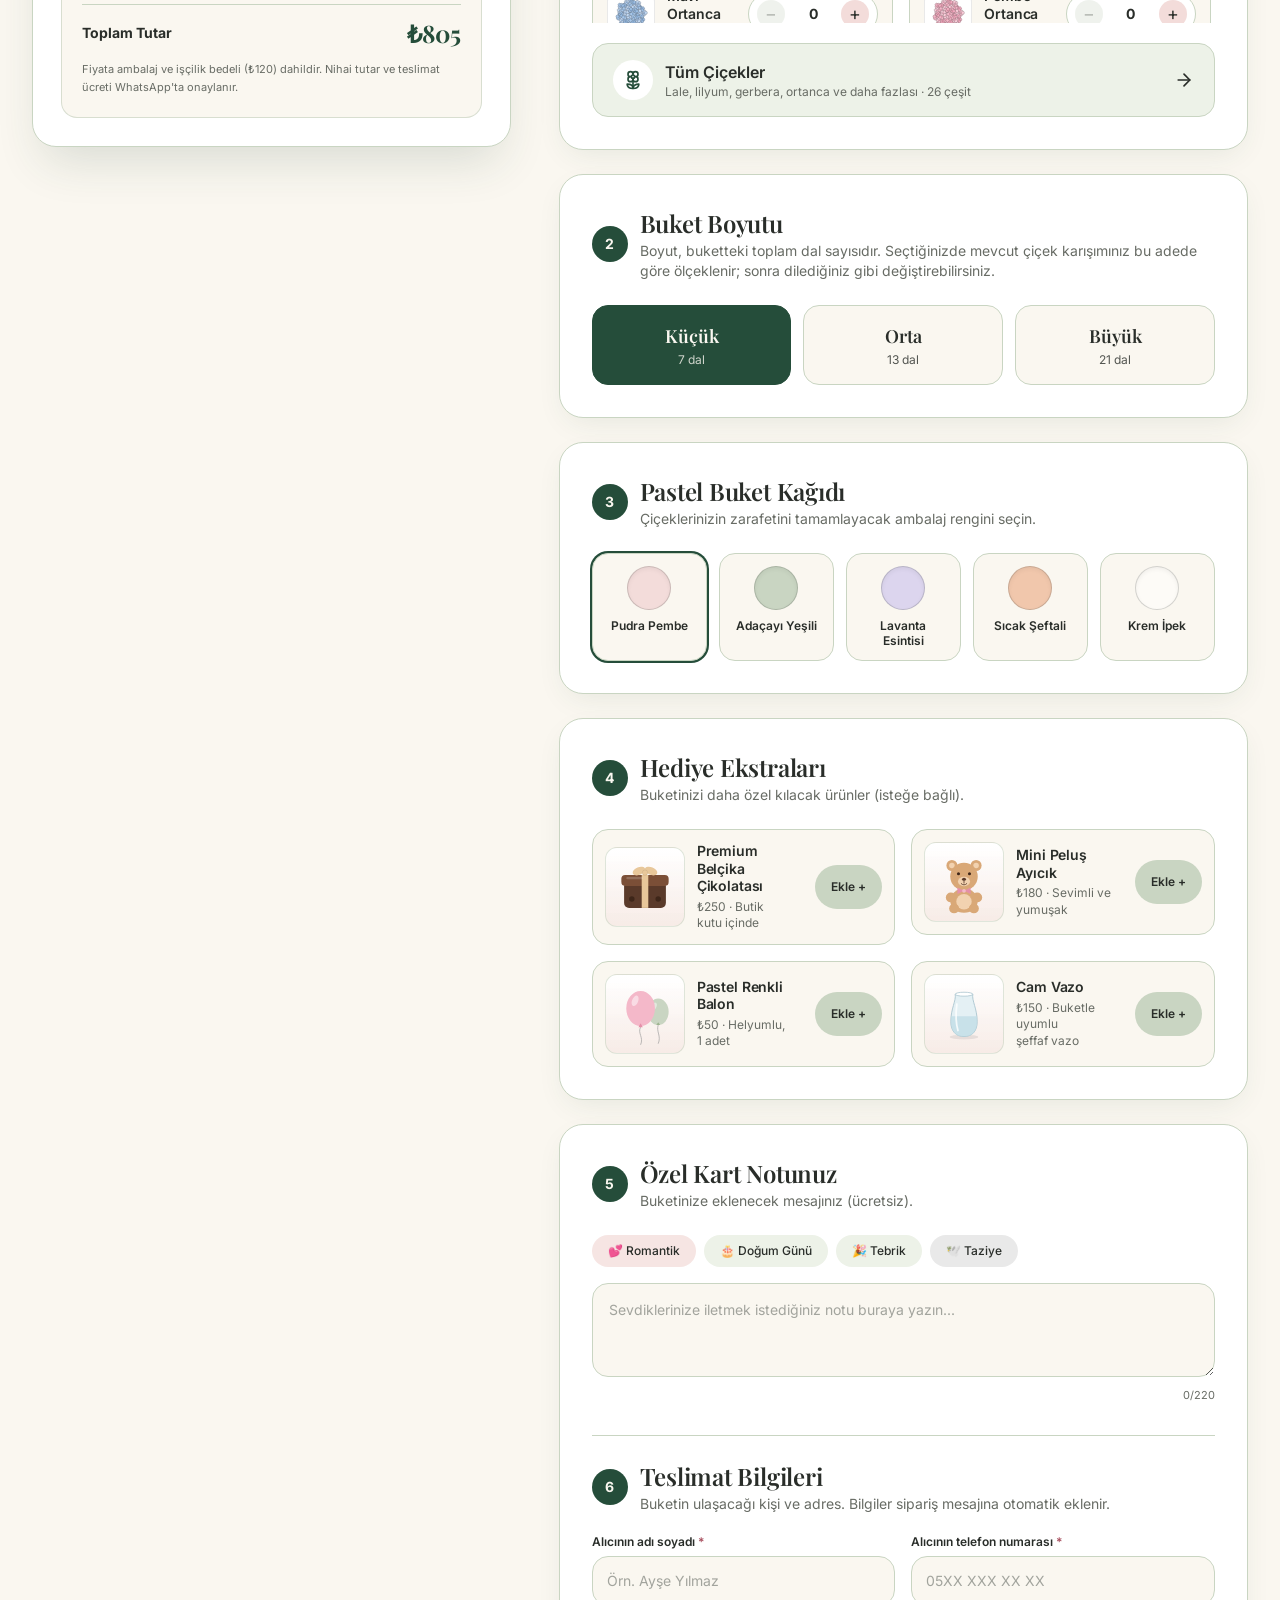
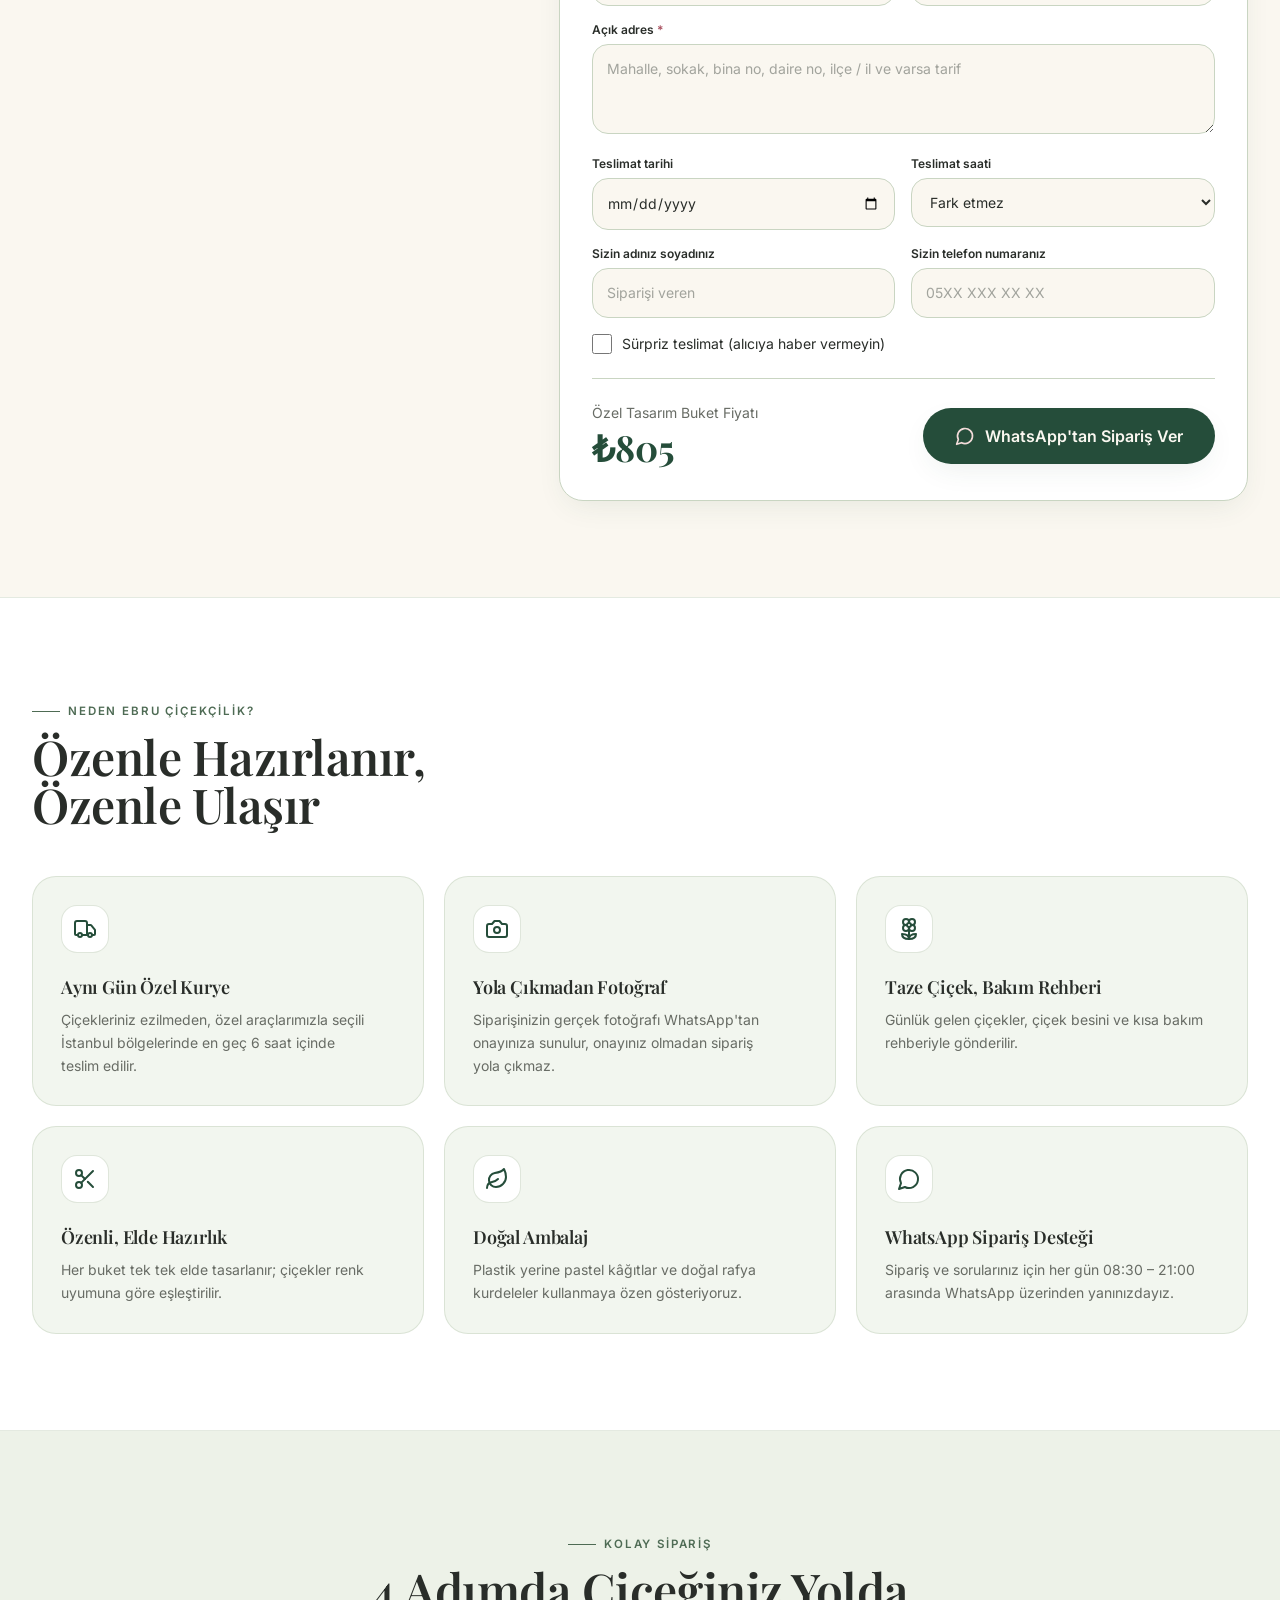
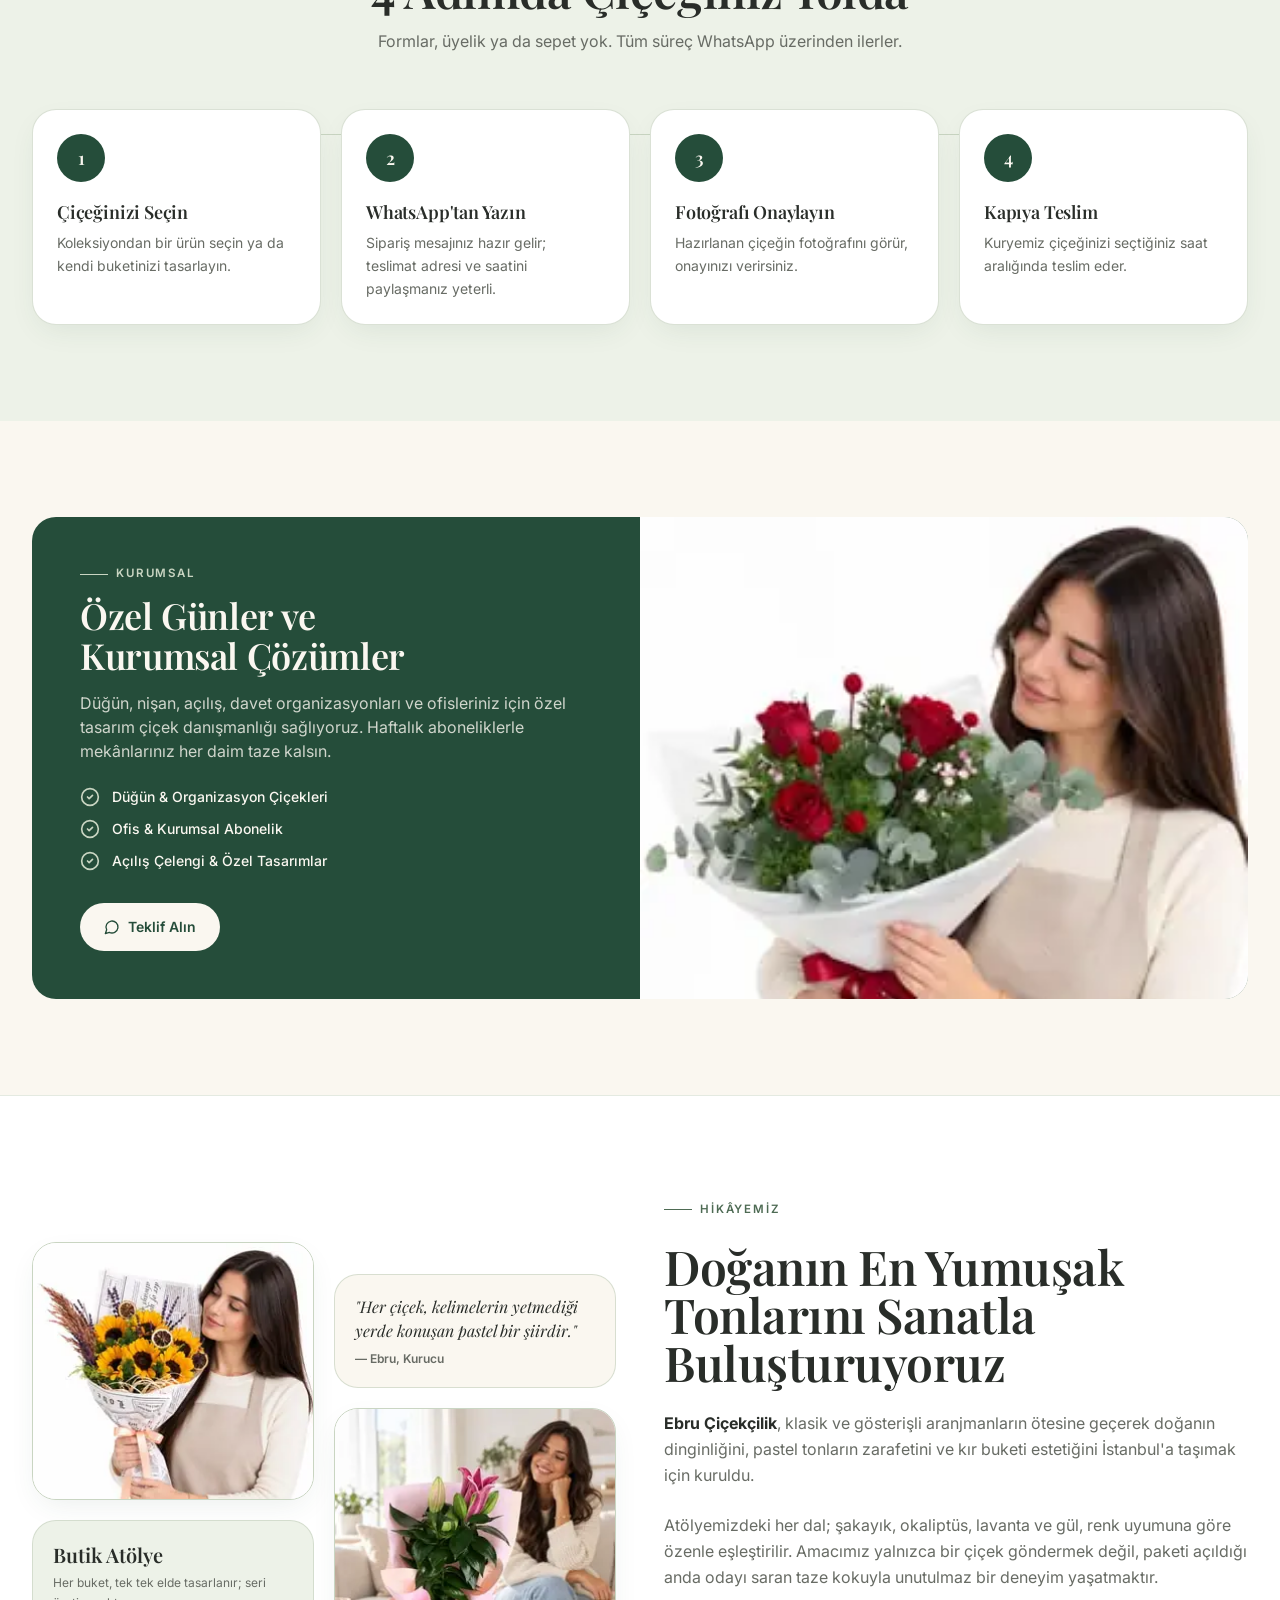
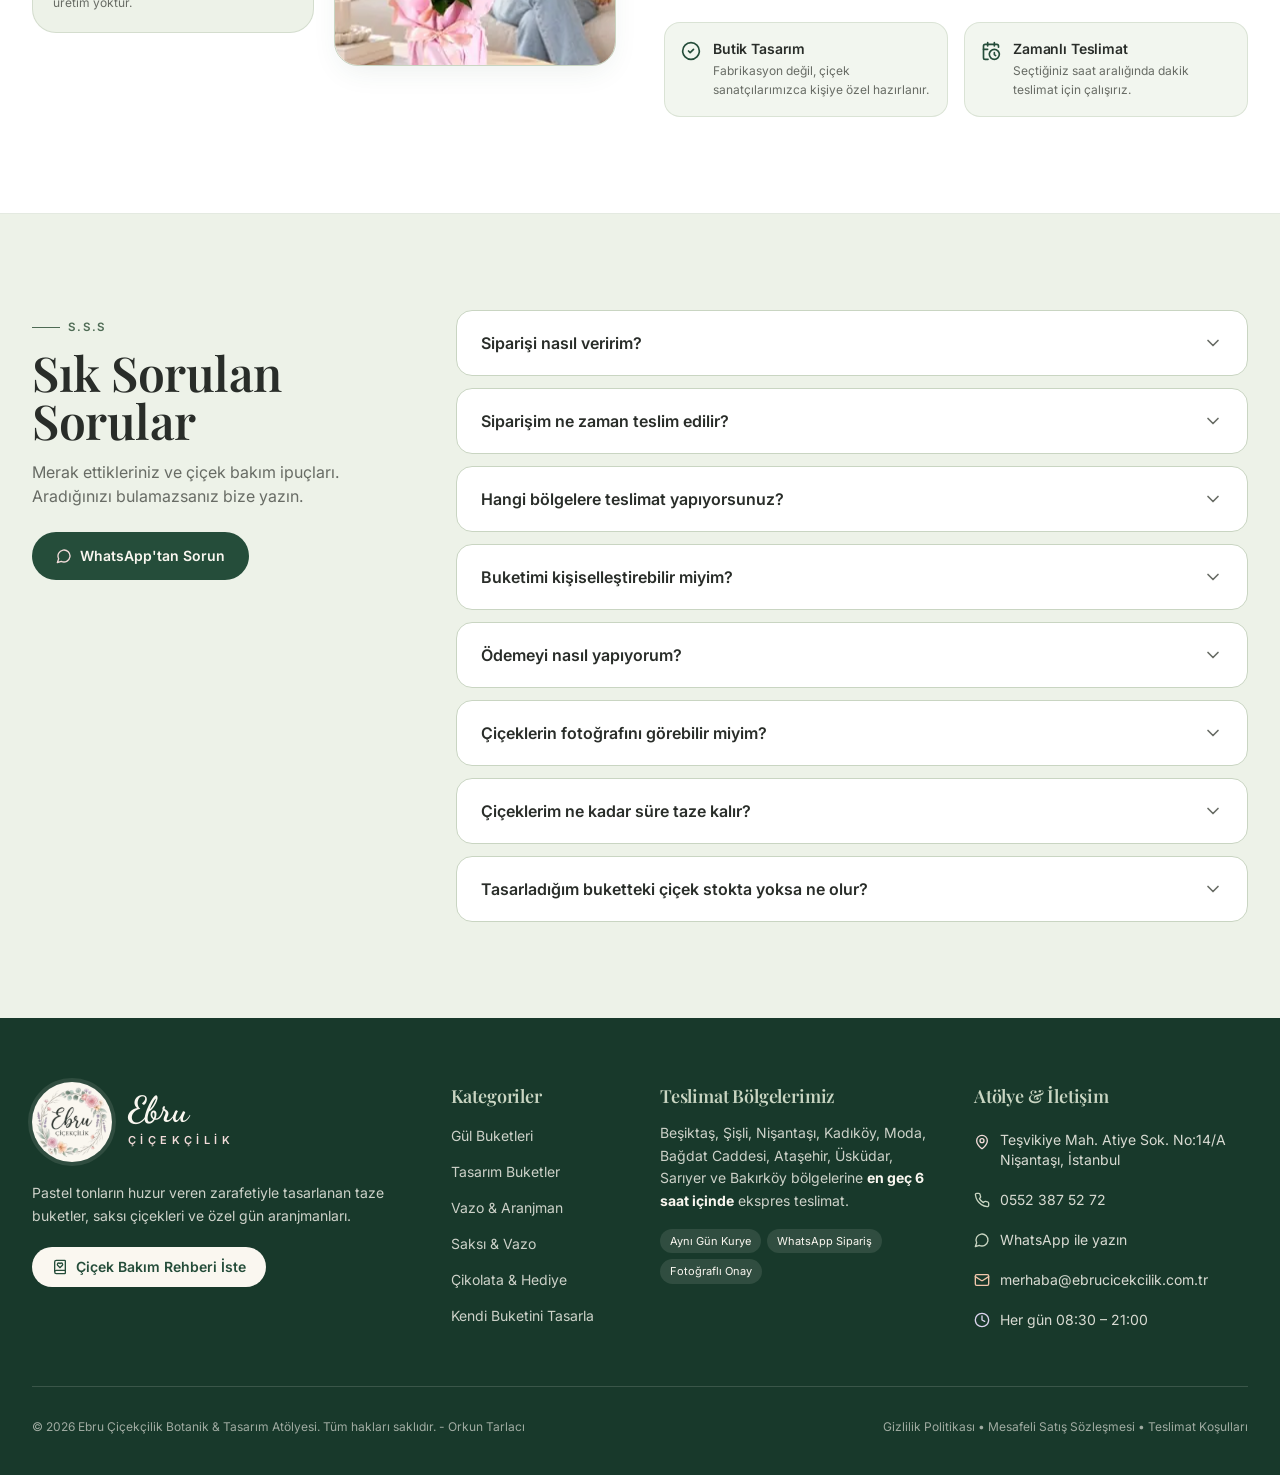
<file: Siteler/Ebru-Cicek/index.html>
<!DOCTYPE html>
<html lang="tr" class="scroll-smooth">
<head>
    <meta charset="UTF-8">
    <meta name="viewport" content="width=device-width, initial-scale=1, minimum-scale=1, viewport-fit=cover">
    <title>Ebru Çiçekçilik | İstanbul Butik Çiçek Tasarım Atölyesi</title>
    <meta name="description" content="Ebru Çiçekçilik: İstanbul'da pastel tonlarda taze buketler, vazo aranjmanları, saksı çiçekleri ve kendi buketini tasarlama. WhatsApp ile kolay sipariş, fotoğraflı onay, aynı gün kurye.">
    <meta name="theme-color" content="#254D3A">
    <link rel="canonical" href="https://www.orkuntarlaci.me/">
    <meta property="og:type" content="website">
    <meta property="og:title" content="Ebru Çiçekçilik | Pastel Dokunuşlarla Doğanın Zarafeti">
    <meta property="og:description" content="Taze buketler, vazo aranjmanları ve kendi buketini tasarlama. WhatsApp ile kolay sipariş.">
    <meta property="og:url" content="https://www.orkuntarlaci.me/">
    <meta property="og:site_name" content="Ebru Çiçekçilik">
    <meta property="og:image" content="https://www.orkuntarlaci.me/image/Ebru_cicek_logo.png">
    <meta property="og:image:alt" content="Ebru Çiçekçilik logosu">
    <meta name="twitter:card" content="summary">
    <meta property="og:locale" content="tr_TR">
    <link rel="icon" href="image/Ebru_cicek_logo.png" type="image/png">

    <link rel="stylesheet" href="assets/site.css?v=809657d7">
    <link rel="preconnect" href="https://res.cloudinary.com" crossorigin>
    <link rel="dns-prefetch" href="https://res.cloudinary.com">
    <link rel="preconnect" href="https://fonts.googleapis.com">
    <link rel="preconnect" href="https://fonts.gstatic.com" crossorigin>
    <link rel="preload" as="image" href="image/siyah-vazoda-pembe-gul-ve-pembe-beyaz-papatyalar-vbt1609-f6de637a-1726-4e61-9deb-5b4ca50a20e2.webp" fetchpriority="high">
    <link href="https://fonts.googleapis.com/css2?family=Inter:wght@300;400;500;600;700&family=Playfair+Display:ital,wght@0,500;0,600;0,700;1,400;1,600&family=Dancing+Script:wght@600;700&display=swap" rel="stylesheet" media="print" onload="this.media='all'">
    <noscript><link href="https://fonts.googleapis.com/css2?family=Inter:wght@300;400;500;600;700&family=Playfair+Display:ital,wght@0,500;0,600;0,700;1,400;1,600&family=Dancing+Script:wght@600;700&display=swap" rel="stylesheet"></noscript>
    <script src="assets/icons.js?v=e1745353" defer></script>

    <script type="application/ld+json">
    {
        "@context": "https://schema.org",
        "@type": "Florist",
        "name": "Ebru Çiçekçilik",
        "url": "https://www.orkuntarlaci.me/",
        "telephone": "+905523875272",
        "email": "merhaba@ebrucicekcilik.com.tr",
        "image": "https://www.orkuntarlaci.me/image/Ebru_cicek_logo.png",
        "address": {
            "@type": "PostalAddress",
            "streetAddress": "Teşvikiye Mah. Atiye Sok. No:14/A",
            "addressLocality": "Nişantaşı, İstanbul",
            "addressCountry": "TR"
        },
        "openingHours": "Mo-Su 08:30-21:00"
    }
    </script>

    <style>
        html { overflow-x:hidden; overscroll-behavior-x:none; }
        html, body { max-width:100%; overflow-x:clip; touch-action:pan-y pinch-zoom; }
        img, svg, video, iframe { max-width:100%; }

        @keyframes extraOpen{from{opacity:0;transform:translateY(-8px) scale(.97)}to{opacity:1;transform:none}}
        .extra-open.is-new{animation:extraOpen .38s cubic-bezier(.2,.7,.2,1)}
        .extra-thumb img{transition:opacity .25s}
        @media (prefers-reduced-motion:reduce){.extra-open.is-new{animation:none}}
        :root{
            --forest:#254D3A; --forest-deep:#18392B; --cream:#FAF7F0; --white:#FFFFFF;
            --rose:#D8A0A0; --sage:#C9D5C2; --sage-light:#EDF2E8; --peach:#F1C7AC; --lavender:#DCD5EE;
            --ink:#292D29; --muted:#686C65; --line:#E8E3D9; --ease:cubic-bezier(.2,.7,.2,1);
        }
        body { text-wrap: pretty; -webkit-font-smoothing: antialiased; background-color:#FAF7F0; color:#292D29; font-family:'Inter',sans-serif; overflow-x:hidden; }
        h1, h2, h3, h4 { font-family:'Playfair Display',serif; letter-spacing:-.01em; }
        h1, h2, h3 { text-wrap: balance; }
        h1, h2 { font-weight: 600; }
        section[id], footer[id] { scroll-margin-top: 76px; }
        @media (min-width:1024px) { section[id], footer[id] { scroll-margin-top: 92px; } }
        .skip-link { position:absolute; left:12px; top:-48px; z-index:100; background:var(--forest); color:var(--cream); padding:10px 16px; border-radius:999px; font-weight:600; transition:top .2s; }
        .skip-link:focus { top:12px; }
        button, a { -webkit-tap-highlight-color: transparent; }
        button:active:not(:disabled) { transform: scale(.98); }
        ::-webkit-scrollbar { width:8px; height:8px; }
        ::-webkit-scrollbar-track { background:#FAF7F0; }
        ::-webkit-scrollbar-thumb { background:#C9D5C2; border-radius:9999px; }
        .no-scrollbar { scrollbar-width:none; -ms-overflow-style:none; }
        .no-scrollbar::-webkit-scrollbar { display:none; }
        .glass { background:rgba(250,247,240,.92); backdrop-filter:blur(14px); -webkit-backdrop-filter:blur(14px); }
        :focus-visible { outline:3px solid var(--forest); outline-offset:3px; border-radius:8px; }

        .eyebrow { display:inline-flex; align-items:center; gap:.5rem; font-size:.72rem; font-weight:600; letter-spacing:.16em; text-transform:uppercase; color:#4E6B54; }
        .eyebrow::before { content:""; width:1.75rem; height:1px; background:currentColor; }
        .wordmark-script { font-family:'Dancing Script',cursive; font-weight:700; line-height:.85; }
        .wordmark-caps { letter-spacing:.4em; }

        /* Ürün kartları */
        article.group { transition: transform .35s var(--ease), box-shadow .35s var(--ease); }
        article.group:hover { transform: translateY(-4px); }
        article.group img { transition: transform .8s var(--ease); }
        article.group:hover img { transform: scale(1.04); }
        .pcard-alt { opacity:0; transition:opacity .45s var(--ease), transform .8s var(--ease); }
        @media (hover:hover) { article.group:hover .pcard-alt { opacity:1; } }

        @keyframes floatSlow { 0%,100% { transform:translateY(0);} 50% { transform:translateY(-8px);} }
        .animate-float { animation: floatSlow 5s ease-in-out infinite; }
        .animate-float-delayed { animation: floatSlow 6s ease-in-out 2s infinite; }
        @keyframes discountPop { 0%,100% { transform:rotate(8deg) scale(1);} 50% { transform:rotate(8deg) scale(1.07);} }
        .discount-bubble { animation: discountPop 2.4s ease-in-out infinite; }
        @media (prefers-reduced-motion: reduce) {
            article.group, article.group img { transition:none; }
            article.group:hover, article.group:hover img { transform:none; }
            .animate-float, .animate-float-delayed, .discount-bubble { animation:none; }
            html { scroll-behavior:auto; }
        }

        details > summary { list-style:none; cursor:pointer; }
        details > summary::-webkit-details-marker { display:none; }
        details[open] .chevron { transform:rotate(180deg); }
        details[open] { background:#fff; }

        .cat-btn { background:#fff; color:#292D29; border:1px solid #C9D5C2; transition:all .2s; }
        .cat-btn:hover { background:#EDF2E8; border-color:#7E9A82; }
        .cat-btn.is-active { background:#254D3A; color:#FAF7F0; border-color:#254D3A; }

        .stem-input::-webkit-outer-spin-button, .stem-input::-webkit-inner-spin-button { -webkit-appearance:none; margin:0; }
        .stem-input { -moz-appearance:textfield; appearance:textfield; }
        .wrap-opt { transition: transform .2s, box-shadow .2s; }
        .wrap-opt.is-active { box-shadow:0 0 0 2px #254D3A; }
        .size-opt.is-active { background:#254D3A; color:#FAF7F0; border-color:#254D3A; }



        /* Navbar: parlayan "Buket Tasarla" butonu (site renkleri: gül + orman yeşili). Animasyonlar "hareketi azalt" açık olsa da çalışır. */
        @keyframes navBuketSweep { 0% { transform:translateX(-140%) skewX(-20deg);} 55%,100% { transform:translateX(420%) skewX(-20deg);} }
        @keyframes navBuketGlow { 0%,100% { box-shadow:0 6px 16px -6px rgba(169,80,95,.55), 0 0 0 0 rgba(224,120,138,.45);} 50% { box-shadow:0 8px 22px -6px rgba(169,80,95,.7), 0 0 0 7px rgba(224,120,138,0);} }
        .nav-buket { position:relative; overflow:hidden; display:inline-flex; align-items:center; gap:.45rem; padding:.6rem 1.25rem; border-radius:999px; color:#FFFFFF; font-weight:700; letter-spacing:.01em; background:linear-gradient(135deg,#8E3F4E 0%,#C8627A 50%,#A9505F 100%); border:1.5px solid rgba(255,255,255,.85); text-shadow:0 1px 2px rgba(80,20,35,.45); animation:navBuketGlow 2.4s ease-in-out infinite; transition:transform .2s, filter .2s; }
        .nav-buket::after { content:""; position:absolute; top:0; bottom:0; left:0; width:34%; background:linear-gradient(90deg,transparent,rgba(255,255,255,.7),transparent); animation:navBuketSweep 3.2s ease-in-out infinite; pointer-events:none; }
        .nav-buket:hover { transform:translateY(-2px); filter:brightness(1.07); }
        .nav-buket:active { transform:scale(.97); }
        .nav-buket i, .nav-buket svg { color:#FFE9C9; flex:none; }
        .nav-buket:focus-visible { outline:3px solid #254D3A; outline-offset:3px; }

        /* Günün Çiçeği: fotoğrafın üzerinde yazılar */
        @keyframes favIn { from { opacity:0; transform:translateY(10px);} to { opacity:1; transform:none;} }
        @keyframes favPulse { 0% { box-shadow:0 0 0 0 rgba(255,255,255,.75);} 100% { box-shadow:0 0 0 9px rgba(255,255,255,0);} }
        @keyframes favShine { 0% { background-position:-200% 0;} 100% { background-position:200% 0;} }
        .fav-in { animation:favIn .8s cubic-bezier(.2,.8,.2,1) both; }
        .fav-in-2 { animation-delay:.25s; }
        .fav-dot { animation:favPulse 1.6s ease-out infinite; }
        .fav-badge { position:relative; display:inline-flex; align-items:center; gap:.5rem; padding:.45rem 1.2rem; border-radius:999px; background:#A9505F; background-image:linear-gradient(135deg,#8E3F4E,#C8627A 55%,#A9505F); color:#FFFFFF; border:2px solid #FFFFFF; box-shadow:0 8px 22px -6px rgba(110,30,50,.55), 0 0 0 1px rgba(169,80,95,.35); font-family:'Dancing Script','Brush Script MT','Segoe Script',Georgia,cursive; font-weight:700; font-size:1.7rem; line-height:1.1; white-space:nowrap; text-shadow:0 1px 2px rgba(80,20,35,.55); }
        .fav-badge .fav-star { font-family:Arial,sans-serif; font-size:.8rem; line-height:1; color:#FFE9C9; text-shadow:none; }
        @keyframes favFloat { 0%,100% { transform:translateY(0);} 50% { transform:translateY(-4px);} }
        @keyframes favTwinkle { 0%,100% { opacity:.35; transform:scale(.8) rotate(0);} 50% { opacity:1; transform:scale(1.15) rotate(20deg);} }
        @keyframes favSweep { 0% { transform:translateX(-120%) skewX(-18deg);} 60%,100% { transform:translateX(320%) skewX(-18deg);} }
        .fav-card { position:relative; margin:14px 4px 4px; padding:1px; border-radius:1.6rem; background:linear-gradient(135deg,#F3DCDA,#E0788A 35%,#F1C7AC 60%,#C9D5C2); box-shadow:0 14px 34px -14px rgba(169,80,95,.45); }
        .fav-card-in { position:relative; overflow:hidden; border-radius:calc(1.6rem - 1px); padding:1.25rem 1rem 1rem; text-align:center; background:radial-gradient(120% 90% at 50% 0%,#FFF7F6 0%,#FFFFFF 55%,#FBF6EE 100%); }
        .fav-card-in::after { content:""; position:absolute; top:0; bottom:0; width:38%; left:0; background:linear-gradient(90deg,transparent,rgba(255,255,255,.75),transparent); animation:favSweep 6s ease-in-out infinite; pointer-events:none; }
        .fav-spark { position:absolute; color:#E0788A; font-size:13px; line-height:1; animation:favTwinkle 2.8s ease-in-out infinite; pointer-events:none; }
        .fav-orn { display:flex; align-items:center; justify-content:center; gap:.6rem; color:#A9505F; }
        .fav-orn::before, .fav-orn::after { content:""; height:1px; width:2.2rem; background:linear-gradient(90deg,transparent,#E0788A); }
        .fav-orn::after { transform:scaleX(-1); }
        .fav-price { font-family:'Playfair Display',Georgia,serif; color:#254D3A; }
        .fav-tbox { min-width:2.6rem; padding:.35rem .3rem .25rem; border-radius:.8rem; background:linear-gradient(180deg,#FFF1F3,#FBDDE2); border:1px solid rgba(169,80,95,.2); }
        .fav-cta { position:relative; overflow:hidden; background:linear-gradient(135deg,#254D3A,#18392B); box-shadow:0 10px 22px -10px rgba(24,57,43,.7); }
        .fav-cta:hover { box-shadow:0 14px 26px -10px rgba(24,57,43,.85); }
        .fav-floaty { animation:favFloat 4s ease-in-out infinite; }
        /* Günün Çiçeği animasyonları (beyaz parlama, ışıltı, nabız) bilgisayarda animasyonlar kapalı olsa bile çalışır: bilerek 'prefers-reduced-motion' ile kapatılmaz. */
        /* Hero video: poster görseli hemen görünür, video hazır olunca yumuşakça açılır */
        #heroVideo { opacity:1; }
        #heroVideoLayer { background:url('https://res.cloudinary.com/tyrtartu/video/upload/so_0,c_limit,w_900,q_auto,f_jpg/v1792401060/Ebru_cicek.jpg') center/cover no-repeat; }
        #heroVideoLayer.is-off #heroVideo { display:none; }
        #heroVideoToggle[hidden] { display:none; }
        /* Video: hero'nun sol alanında (metnin arkasında), kenarları arka plana eriyecek şekilde maskelenir.
           Mobil: üstten ~%64'ü kaplar, altı eriyerek kaybolur. Masaüstü: soldan ~%66'sı kaplar, sağa ve alta doğru erir. */
        .hero-video-mask { -webkit-mask-image:linear-gradient(to bottom,#000 0%,#000 70%,transparent 100%); mask-image:linear-gradient(to bottom,#000 0%,#000 70%,transparent 100%); }
        @media (min-width:1024px){
            .hero-video-mask {
                -webkit-mask-image:linear-gradient(to right,#000 0%,#000 55%,transparent 100%),linear-gradient(to bottom,#000 0%,#000 84%,transparent 100%);
                mask-image:linear-gradient(to right,#000 0%,#000 55%,transparent 100%),linear-gradient(to bottom,#000 0%,#000 84%,transparent 100%);
                -webkit-mask-composite:source-in; mask-composite:intersect;
            }
        }
        .hero-tint { background:rgba(250,247,240,.62); }
        @media (min-width:1024px){ .hero-tint { background:linear-gradient(to right, rgba(250,247,240,.74) 0%, rgba(250,247,240,.30) 100%); } }

        /* Koleksiyon karoları */
        .occ-tile img { transition: transform .8s var(--ease); }
        .occ-tile:hover img { transform: scale(1.05); }

        /* Sipariş adımları: masaüstünde bağlayıcı çizgi */
        @media (min-width:1024px){ .steps-line::before { content:""; position:absolute; left:12%; right:12%; top:1.55rem; height:1px; background:#C9D5C2; } }

        #mobileMenu { transition: max-height .3s var(--ease), opacity .2s; }
    </style>
</head>
<body class="bg-cream text-ink antialiased selection:bg-blush selection:text-ink pb-20 md:pb-0" id="top">
    <a href="#koleksiyon" class="skip-link">Ürünlere geç</a>

    <!-- Üst bilgi çubuğu -->
    <div class="bg-forest text-cream text-xs py-2 px-4">
        <div class="max-w-7xl mx-auto flex items-center justify-center md:justify-between gap-3">
            <p class="flex items-center gap-2 font-medium tracking-wide text-center">
                <i data-lucide="sparkles" class="w-3.5 h-3.5 text-peach shrink-0"></i>
                <span>Taze çiçekler, özenli buketler ve aynı gün kurye hizmeti</span>
            </p>
            <div class="hidden md:flex items-center gap-6 text-cream/85">
                <a href="tel:+905523875272" class="hover:text-white transition flex items-center gap-1.5"><i data-lucide="phone" class="w-3.5 h-3.5"></i> 0552 387 52 72</a>
                <span class="flex items-center gap-1.5"><i data-lucide="clock" class="w-3.5 h-3.5"></i> Her gün 08:30 – 21:00</span>
            </div>
        </div>
    </div>

    <!-- 1. Navigasyon -->
    <header class="sticky top-0 z-40 glass border-b border-sage/70">
        <div class="max-w-7xl mx-auto px-4 sm:px-6 lg:px-8 h-16 lg:h-20 flex items-center justify-between gap-4">
            <a href="#top" class="flex items-center gap-3 shrink-0" aria-label="Ebru Çiçekçilik ana sayfa">
                <span class="w-11 h-11 lg:w-14 lg:h-14 rounded-full bg-white ring-1 ring-sage shadow-sm flex items-center justify-center overflow-hidden shrink-0">
                    <img src="image/Ebru_cicek_logo.webp" alt="" width="56" height="56" class="w-full h-full object-contain p-0.5" onerror="this.remove()">
                </span>
                <span class="flex flex-col">
                    <span class="wordmark-script text-[2rem] lg:text-[2.4rem] text-ink">Ebru</span>
                    <span class="wordmark-caps text-[10px] lg:text-[11px] font-semibold text-rose mt-1 pl-0.5">ÇİÇEKÇİLİK</span>
                </span>
            </a>

            <nav class="hidden lg:flex items-center gap-8 text-sm font-medium" aria-label="Ana menü">
                <a href="#koleksiyonlar" class="hover:text-rose transition">Koleksiyonlar</a>
                <a href="#cicek-turleri" class="nav-buket whitespace-nowrap"><i data-lucide="sparkles" class="w-4 h-4"></i><span>Buket Tasarla</span></a>
                <a href="#hakkimizda" class="hover:text-rose transition">Hakkımızda</a>
                <a href="#iletisim" class="hover:text-rose transition">İletişim</a>
            </nav>

            <div class="flex items-center gap-2.5 shrink-0">
                <label class="hidden xl:flex items-center bg-white border border-sage rounded-full px-4 py-2 focus-within:ring-2 focus-within:ring-sageDark transition">
                    <i data-lucide="search" class="w-4 h-4 text-forestLight mr-2"></i>
                    <span class="sr-only">Çiçek ara</span>
                    <input id="searchInput" type="search" placeholder="Çiçek ara..." class="bg-transparent text-sm placeholder-forestLight/70 focus:outline-none w-32">
                </label>

                <a href="https://wa.me/905523875272?text=Merhaba%20Ebru%20%C3%87i%C3%A7ek%C3%A7ilik%2C%20sipari%C5%9F%20vermek%20istiyorum." target="_blank" rel="noopener" aria-label="Sipariş Ver (WhatsApp)" class="inline-flex items-center justify-center gap-2 bg-forest text-cream hover:bg-forestDeep w-11 h-11 min-[390px]:w-auto min-[390px]:h-auto min-[390px]:px-4 sm:px-5 min-[390px]:py-2.5 rounded-full text-sm font-semibold transition shadow-sm active:scale-95 whitespace-nowrap">
                    <i data-lucide="message-circle" class="w-4 h-4 text-blush"></i>
                    <span class="hidden min-[390px]:inline">Sipariş Ver</span>
                </a>

                <button id="mobileMenuBtn" type="button" class="lg:hidden w-11 h-11 flex items-center justify-center rounded-full bg-sage/60 hover:bg-sage text-forest transition" aria-label="Menüyü aç" aria-expanded="false" aria-controls="mobileMenu">
                    <i data-lucide="menu" class="w-5 h-5 icon-open"></i>
                    <i data-lucide="x" class="w-5 h-5 icon-close hidden"></i>
                </button>
            </div>
        </div>

        <div id="mobileMenu" class="hidden lg:hidden bg-cream border-t border-sage/60 px-4 pt-3 pb-5 shadow-soft-lg">
            <label class="flex items-center bg-white border border-sage rounded-full px-4 py-3 mb-2">
                <i data-lucide="search" class="w-4 h-4 text-forestLight mr-2"></i>
                <span class="sr-only">Çiçek ara</span>
                <input id="mobileSearchInput" type="search" placeholder="Çiçek ara..." class="bg-transparent text-sm placeholder-forestLight/70 focus:outline-none w-full">
            </label>
            <nav class="flex flex-col" aria-label="Mobil menü">
                <a href="#koleksiyonlar" class="mobile-link flex items-center justify-between px-4 py-3.5 rounded-xl hover:bg-sageLight font-medium">Koleksiyonlar <i data-lucide="chevron-right" class="w-4 h-4 text-forestLight"></i></a>
                <a href="#buket-tasarla" class="mobile-link flex items-center justify-between px-4 py-3.5 rounded-xl hover:bg-sageLight font-medium">Kişiye Özel Buket <i data-lucide="chevron-right" class="w-4 h-4 text-forestLight"></i></a>
                <a href="#siparis" class="mobile-link flex items-center justify-between px-4 py-3.5 rounded-xl hover:bg-sageLight font-medium">Nasıl Sipariş Verilir? <i data-lucide="chevron-right" class="w-4 h-4 text-forestLight"></i></a>
                <a href="#hakkimizda" class="mobile-link flex items-center justify-between px-4 py-3.5 rounded-xl hover:bg-sageLight font-medium">Hakkımızda <i data-lucide="chevron-right" class="w-4 h-4 text-forestLight"></i></a>
                <a href="#sss" class="mobile-link flex items-center justify-between px-4 py-3.5 rounded-xl hover:bg-sageLight font-medium">Sık Sorulan Sorular <i data-lucide="chevron-right" class="w-4 h-4 text-forestLight"></i></a>
                <a href="#iletisim" class="mobile-link flex items-center justify-between px-4 py-3.5 rounded-xl hover:bg-sageLight font-medium">İletişim <i data-lucide="chevron-right" class="w-4 h-4 text-forestLight"></i></a>
            </nav>
        </div>
    </header>

    <main>
    <!-- 2. Hero (zemin: krem) -->
    <section class="relative overflow-hidden bg-cream pt-10 pb-16 sm:pt-14 sm:pb-20 lg:pt-20 lg:pb-28">
        <div class="absolute -top-32 -right-32 w-[34rem] h-[34rem] rounded-full bg-sageLight pointer-events-none"></div>
        <div class="absolute bottom-0 -left-24 w-72 h-72 rounded-full bg-sage/25 blur-3xl pointer-events-none"></div>

        <!-- Arka plan videosu: hero'nun sol alanında; kenarları CSS maskesiyle arka plana yedirilir (sert kenar/kutu yok).
             Mobilde (≤767px) dikey kırpılmış küçük sürüm, masaüstünde yatay sürüm yüklenir. -->
        <div id="heroVideoLayer" class="hero-video-mask absolute left-0 top-0 w-full h-[64%] lg:h-full lg:w-[66%] pointer-events-none">
            <video id="heroVideo" class="absolute inset-0 w-full h-full object-cover" muted loop playsinline autoplay preload="auto" disablepictureinpicture tabindex="-1" aria-hidden="true"
                   poster="https://res.cloudinary.com/tyrtartu/video/upload/so_0,c_limit,w_900,q_auto,f_jpg/v1792401060/Ebru_cicek.jpg"
                   data-src="https://res.cloudinary.com/tyrtartu/video/upload/v1792401060/Ebru_cicek.mp4"
                   data-src-mobile="https://res.cloudinary.com/tyrtartu/video/upload/c_limit,w_540,q_auto:low,vc_h264:baseline/v1792401060/Ebru_cicek.mp4"
                   data-src-desktop="https://res.cloudinary.com/tyrtartu/video/upload/c_limit,w_1000,q_auto:eco,vc_h264:baseline/v1792401060/Ebru_cicek.mp4"></video>
            <div class="hero-tint absolute inset-0"></div>
        </div>
        <button type="button" id="heroVideoToggle" hidden aria-label="Arka plan videosunu duraklat" aria-pressed="false" class="absolute bottom-4 right-4 z-20 w-11 h-11 rounded-full bg-white/90 border border-sage shadow-sm text-forest text-sm flex items-center justify-center hover:bg-white transition">⏸</button>
        <script>
        // Hero videosu: 'load' olayini ve 300 ms beklemeden, parse edilir edilmez baslar.
        // Hafif surum 3,5 sn icinde oynamazsa (Cloudinary ilk donusumu hazirlarken) orijinal dosyaya gecer.
        (function () {
            var v = document.getElementById('heroVideo'), layer = document.getElementById('heroVideoLayer'), tg = document.getElementById('heroVideoToggle');
            if (!v || !layer) return;
            var c = navigator.connection || {};
            // Not: 'azaltılmış hareket' ayarı artık videoyu kapatmıyor (sessiz, dekoratif, yavaş görüntü); duraklatma düğmesi her zaman görünür.
            // Yalnızca veri tasarrufu modunda poster gösterilir.
            if (c.saveData) { layer.classList.add('is-off'); if (tg) tg.hidden = true; return; }
            var mobile = window.matchMedia && matchMedia('(max-width: 767px)').matches;
            var urls = [mobile ? v.dataset.srcMobile : v.dataset.srcDesktop, v.dataset.src].filter(Boolean);
            var idx = 0, userPaused = false, timer = null, lastBuf = -1, ticks = 0, gaveUp = false;
            v.muted = true; v.defaultMuted = true; v.setAttribute('muted', ''); v.playsInline = true;
            function tryPlay() { try { var pr = v.play(); if (pr && pr.catch) pr.catch(function () {}); } catch (e) {} }
            function giveUp() { gaveUp = true; clearInterval(timer); layer.classList.add('is-off'); }
            function next() { if (idx < urls.length - 1) { idx++; clearInterval(timer); v.removeAttribute('src'); try { v.load(); } catch (e) {} setTimeout(load, 200); } else giveUp(); }
            function bufEnd() { try { return v.buffered.length ? v.buffered.end(v.buffered.length - 1) : 0; } catch (e) { return 0; } }
            // Her kaynağa en fazla ~12 sn: ilerleme (tamponlama) varsa beklemeye devam, yoksa sıradaki kaynağa geç.
            function load() {
                clearInterval(timer); lastBuf = -1; ticks = 0;
                v.src = urls[idx]; v.load(); tryPlay();
                timer = setInterval(function () {
                    if (!v.paused && v.readyState >= 3) { clearInterval(timer); return; }
                    ticks++;
                    var b = bufEnd(), progressed = b > lastBuf + 0.05; lastBuf = b;
                    if (v.readyState >= 3) { tryPlay(); return; }
                    if ((!progressed && ticks >= 4) || ticks >= 12) next();
                }, 1000);
            }
            v.addEventListener('playing', function () { clearInterval(timer); layer.classList.add('is-on'); layer.classList.remove('is-off'); if (tg) tg.hidden = false; });
            // Bekçi: video "oynuyor" görünüp kare ilerlemiyorsa (takılma/donma) yeniden başlat
            var wdLast = -1, wdStuck = 0;
            setInterval(function () {
                if (gaveUp || userPaused || document.hidden || !v.src) return;
                if (v.paused) { tryPlay(); return; }
                if (Math.abs(v.currentTime - wdLast) < 0.05) { if (++wdStuck >= 3) { wdStuck = 0; var t = v.currentTime; v.load(); try { v.currentTime = t; } catch (e) {} tryPlay(); } }
                else wdStuck = 0;
                wdLast = v.currentTime;
            }, 2000);
            v.addEventListener('canplay', function () { if (!userPaused) tryPlay(); });
            v.addEventListener('error', function () { if (!gaveUp) next(); });
            // Video ortada donarsa (ağ kesilmesi vb.) kısa süre sonra yeniden başlat
            v.addEventListener('stalled', function () { setTimeout(function () { if (!userPaused && !gaveUp && v.readyState < 3) { var t = v.currentTime; v.load(); try { v.currentTime = t; } catch (e) {} tryPlay(); } }, 4000); });
            document.addEventListener('visibilitychange', function () { if (!document.hidden && v.paused && !userPaused && !gaveUp && v.src) tryPlay(); });
            ['touchstart', 'pointerdown', 'scroll', 'keydown'].forEach(function (ev) {
                window.addEventListener(ev, function () { if (v.paused && !userPaused && v.src) tryPlay(); }, { once: true, passive: true });
            });
            if (tg) tg.addEventListener('click', function () {
                if (v.paused) { userPaused = false; tryPlay(); tg.textContent = '⏸'; tg.setAttribute('aria-label', 'Arka plan videosunu duraklat'); tg.setAttribute('aria-pressed', 'false'); }
                else { userPaused = true; v.pause(); tg.textContent = '▶'; tg.setAttribute('aria-label', 'Arka plan videosunu oynat'); tg.setAttribute('aria-pressed', 'true'); }
            });
            load();
        })();
        </script>

        <div class="max-w-7xl mx-auto px-4 sm:px-6 lg:px-8 relative z-10">
            <div class="grid grid-cols-1 lg:grid-cols-12 gap-12 lg:gap-8 items-center">
                <div class="lg:col-span-7 text-center lg:text-left">
                    <span class="eyebrow justify-center lg:justify-start">İstanbul · Butik Çiçek Atölyesi</span>
                    <h1 class="mt-5 text-[2.5rem] sm:text-6xl lg:text-7xl font-semibold leading-[1.06]">
                        En Zarif Duyguların <br class="hidden sm:inline">
                        <span class="italic font-normal text-rose">Pastel Hali</span>
                    </h1>
                    <p class="mt-6 text-base sm:text-lg text-forestLight max-w-xl mx-auto lg:mx-0 leading-relaxed">
                        Ebru Çiçekçilik atölyesinde her sabah seçilen taze çiçekler, doğal pastel sargılar ve sanatsal dokunuşlarla sevdikleriniz için unutulmaz birer hikâyeye dönüşüyor.
                    </p>

                    <div class="mt-8 flex flex-col sm:flex-row items-center justify-center lg:justify-start gap-3.5">
                        <a href="#koleksiyon" class="w-full sm:w-auto inline-flex items-center justify-center gap-2.5 px-7 py-4 rounded-full bg-forest text-cream hover:bg-forestDeep font-semibold shadow-soft transition hover:-translate-y-0.5">
                            Koleksiyonu Keşfet <i data-lucide="arrow-right" class="w-4 h-4 text-blush"></i>
                        </a>
                        <a href="#buket-tasarla" class="w-full sm:w-auto inline-flex items-center justify-center gap-2.5 px-7 py-4 rounded-full bg-white hover:bg-sageLight text-ink font-semibold border border-sage shadow-sm transition hover:-translate-y-0.5">
                            <i data-lucide="wand-2" class="w-4 h-4 text-rose"></i> Kendi Buketini Tasarla
                        </a>
                    </div>

                    <dl class="mt-10 pt-6 grid grid-cols-3 gap-4 max-w-lg mx-auto lg:mx-0 border-t border-sage text-left">
                        <div>
                            <dt class="font-serif text-xl sm:text-2xl font-semibold">Günlük</dt>
                            <dd class="text-xs text-forestLight mt-0.5">Taze kesim çiçek</dd>
                        </div>
                        <div>
                            <dt class="font-serif text-xl sm:text-2xl font-semibold">6 saat</dt>
                            <dd class="text-xs text-forestLight mt-0.5">Seçili bölgelerde azami teslimat</dd>
                        </div>
                        <div>
                            <dt class="font-serif text-xl sm:text-2xl font-semibold">Fotoğraflı</dt>
                            <dd class="text-xs text-forestLight mt-0.5">Onay sonrası yola çıkar</dd>
                        </div>
                    </dl>
                </div>

                <div class="lg:col-span-5">
                    <div class="relative mx-auto max-w-[22rem] sm:max-w-sm lg:max-w-md">
                        <div class="rounded-t-[11rem] rounded-b-3xl bg-white p-3 shadow-soft-lg border border-sage/70 relative">
                            <div class="relative rounded-t-[10rem] rounded-b-2xl overflow-hidden bg-cream aspect-[4/5]">
                                <img id="heroImg" src="image/siyah-vazoda-pembe-gul-ve-pembe-beyaz-papatyalar-vbt1609-f6de637a-1726-4e61-9deb-5b4ca50a20e2.webp"
                                     alt="Siyah vazoda pembe gül ve pembe beyaz papatyalar"
                                     data-fallback="image/cicek1.png" data-name="Siyah Vazoda Pembe Gül"
                                     width="600" height="750" fetchpriority="high"
                                     class="absolute inset-0 w-full h-full object-cover object-top">
                                <div id="heroFeaturedBadge" class="absolute top-[11%] inset-x-0 flex justify-center pointer-events-none"></div>
                            </div>

                            <!-- Günün Çiçeği: yalnızca yönetim panelinden seçildiyse ve 24 saat dolmadıysa görünür -->
                            <div id="heroFeatured" aria-live="polite"></div>
                        </div>
                    </div>
                </div>
            </div>
        </div>
    </section>

    <!-- 3. Öne çıkan koleksiyonlar (zemin: beyaz) -->
    <section id="koleksiyonlar" class="bg-white py-16 sm:py-24 border-y border-sage/50">
        <div class="max-w-7xl mx-auto px-4 sm:px-6 lg:px-8">
            <div class="flex flex-col md:flex-row md:items-end justify-between gap-4 mb-10">
                <div>
                    <span class="eyebrow">Koleksiyonlar</span>
                    <h2 class="mt-3 text-3xl sm:text-4xl lg:text-5xl">Her Özel An İçin Bir Buket</h2>
                </div>
                <p class="text-sm text-forestLight max-w-sm leading-relaxed">Vesileye göre bir koleksiyon seçin; size uygun modelleri hemen listeleyelim.</p>
            </div>

            <div id="occasionGrid" class="grid grid-cols-2 sm:grid-cols-3 lg:grid-cols-6 gap-3 sm:gap-4">
                <a href="#koleksiyon" data-occ="Tasarım Buketler" class="occ-tile group relative block rounded-2xl overflow-hidden aspect-[4/5] bg-sageLight border border-sage/60">
                    <img src="image/gazete-desenli-tasarim-bukette-aycicekleri-vbt441-3953022b-a2ca-4081-849b-eb00c5268fc7.webp" alt="" loading="lazy" width="278" height="306" class="absolute inset-0 w-full h-full object-cover object-top">
                    <span class="absolute inset-0 bg-gradient-to-t from-forestDeep/85 via-forestDeep/10 to-transparent"></span>
                    <span class="absolute inset-x-0 bottom-0 p-4 text-cream"><span class="block font-serif text-lg font-semibold leading-tight">Doğum Günü</span><span class="block text-[11px] text-cream/80 mt-1">Tasarım buketler</span></span>
                </a>
                <a href="#koleksiyon" data-occ="Gül Buketleri" class="occ-tile group relative block rounded-2xl overflow-hidden aspect-[4/5] bg-sageLight border border-sage/60">
                    <img src="image/13-lu-kirmizi-gul-buketi-at4033-586b4c91-379c-4520-b278-188085ef0884.webp" alt="" loading="lazy" width="278" height="306" class="absolute inset-0 w-full h-full object-cover object-top">
                    <span class="absolute inset-0 bg-gradient-to-t from-forestDeep/85 via-forestDeep/10 to-transparent"></span>
                    <span class="absolute inset-x-0 bottom-0 p-4 text-cream"><span class="block font-serif text-lg font-semibold leading-tight">Yıldönümü</span><span class="block text-[11px] text-cream/80 mt-1">Gül buketleri</span></span>
                </a>
                <a href="#koleksiyon" data-occ="Çikolata & Hediye" class="occ-tile group relative block rounded-2xl overflow-hidden aspect-[4/5] bg-sageLight border border-sage/60">
                    <img src="image/cikolata-aranjmani-kahverengi-kutuda.webp" alt="" loading="lazy" width="582" height="615" class="absolute inset-0 w-full h-full object-cover object-top">
                    <span class="absolute inset-0 bg-gradient-to-t from-forestDeep/85 via-forestDeep/10 to-transparent"></span>
                    <span class="absolute inset-x-0 bottom-0 p-4 text-cream"><span class="block font-serif text-lg font-semibold leading-tight">Romantik</span><span class="block text-[11px] text-cream/80 mt-1">Çikolata &amp; hediye</span></span>
                </a>
                <a href="#koleksiyon" data-occ="Vazo & Aranjman" class="occ-tile group relative block rounded-2xl overflow-hidden aspect-[4/5] bg-sageLight border border-sage/60">
                    <img src="image/siyah-vazoda-pembe-gul-ve-pembe-beyaz-papatyalar-vbt1609-f6de637a-1726-4e61-9deb-5b4ca50a20e2.webp" alt="" loading="lazy" width="278" height="306" class="absolute inset-0 w-full h-full object-cover object-top">
                    <span class="absolute inset-0 bg-gradient-to-t from-forestDeep/85 via-forestDeep/10 to-transparent"></span>
                    <span class="absolute inset-x-0 bottom-0 p-4 text-cream"><span class="block font-serif text-lg font-semibold leading-tight">Özel Günler</span><span class="block text-[11px] text-cream/80 mt-1">Vazo &amp; aranjman</span></span>
                </a>
                <a href="#kurumsal" class="occ-tile group relative block rounded-2xl overflow-hidden aspect-[4/5] bg-sageLight border border-sage/60">
                    <img src="image/beyaz-cizgili-bukette-kirmizi-guller-ve-craspedia-at5770-1cae154d-4f56-4f3f-8eb7-0a8ac95e682b.webp" alt="" loading="lazy" width="278" height="306" class="absolute inset-0 w-full h-full object-cover object-top">
                    <span class="absolute inset-0 bg-gradient-to-t from-forestDeep/85 via-forestDeep/10 to-transparent"></span>
                    <span class="absolute inset-x-0 bottom-0 p-4 text-cream"><span class="block font-serif text-lg font-semibold leading-tight">Kurumsal</span><span class="block text-[11px] text-cream/80 mt-1">Teklif alın</span></span>
                </a>
                <a href="#koleksiyon" data-occ="Saksı & Vazo" class="occ-tile group relative block rounded-2xl overflow-hidden aspect-[4/5] bg-sageLight border border-sage/60">
                    <img src="image/pembe-buket-kagitli-polimer-saksida-pembe-lilyum-at6316-8010772e-dca2-41e6-954a-66fe66cf834f.webp" alt="" loading="lazy" width="278" height="306" class="absolute inset-0 w-full h-full object-cover object-top">
                    <span class="absolute inset-0 bg-gradient-to-t from-forestDeep/85 via-forestDeep/10 to-transparent"></span>
                    <span class="absolute inset-x-0 bottom-0 p-4 text-cream"><span class="block font-serif text-lg font-semibold leading-tight">Mevsim</span><span class="block text-[11px] text-cream/80 mt-1">Saksı çiçekleri</span></span>
                </a>
            </div>
        </div>
    </section>

    <!-- 4. Çok satanlar ve yeni modeller (zemin: açık sage) -->
    <section id="koleksiyon" class="bg-sageLight py-16 sm:py-24">
        <div class="max-w-7xl mx-auto px-4 sm:px-6 lg:px-8">
            <div class="flex flex-col md:flex-row md:items-end justify-between mb-8 gap-4">
                <div>
                    <span class="eyebrow">Özenle Hazırlananlar</span>
                    <h2 class="mt-3 text-3xl sm:text-4xl lg:text-5xl">Çok Satanlar &amp; Yeni Modeller</h2>
                </div>
                <p class="text-sm text-forestLight max-w-sm leading-relaxed">
                    Sevdiklerinizin yüzünde sıcacık bir tebessüm bırakacak özel tasarım buketler, şık vazo aranjmanları ve saksı çiçekleri.
                </p>
            </div>

            <div class="flex items-center gap-2.5 overflow-x-auto pb-3 mb-8 no-scrollbar" id="categoryFilterContainer" role="group" aria-label="Kategori filtresi"></div>

            <div id="productGrid" class="grid grid-cols-1 sm:grid-cols-2 lg:grid-cols-3 gap-6 sm:gap-8" aria-live="polite"></div>

            <button type="button" id="openModelsBtn" class="group mt-10 w-full flex items-center justify-between gap-4 px-5 sm:px-8 py-5 sm:py-6 rounded-2xl bg-white hover:shadow-soft-lg border border-sage transition active:scale-[.99]">
                <span class="flex items-center gap-4 text-left min-w-0">
                    <span class="w-12 h-12 sm:w-14 sm:h-14 rounded-full bg-sageLight flex items-center justify-center shrink-0"><i data-lucide="flower" class="w-6 h-6 text-forest"></i></span>
                    <span class="min-w-0">
                        <span class="block font-serif font-semibold text-lg sm:text-2xl">Tüm Çiçek Modelleri</span>
                        <span class="block text-xs sm:text-sm text-forestLight mt-0.5"><span id="modelsCountLabel">7</span> model: tüm buketlerimiz, aranjmanlarımız ve hediye seçeneklerimiz bir arada</span>
                    </span>
                </span>
                <span class="hidden sm:inline-flex items-center gap-2 text-sm font-semibold shrink-0">Tümünü Gör <i data-lucide="arrow-right" class="w-4 h-4 transition group-hover:translate-x-1"></i></span>
                <i data-lucide="arrow-right" class="sm:hidden w-5 h-5 shrink-0"></i>
            </button>
        </div>
    </section>

    <!-- 5. Kişiye özel buket (zemin: krem) -->
    <section id="buket-tasarla" class="bg-cream py-16 sm:py-24">
        <div class="max-w-7xl mx-auto px-4 sm:px-6 lg:px-8">
            <div class="text-center max-w-2xl mx-auto mb-12">
                <span class="eyebrow">İnteraktif Atölye</span>
                <h2 class="mt-3 text-3xl sm:text-4xl lg:text-5xl">Kendi Buketini Tasarla</h2>
                <p class="text-forestLight text-sm sm:text-base mt-4 leading-relaxed">
                    Çiçeklerinizi, boyutu, ambalaj rengini ve ekstraları seçin; hediyenizi kişiselleştirin. Tasarımınızı tek tıkla WhatsApp üzerinden bize gönderin.
                </p>
            </div>

            <div class="grid grid-cols-1 lg:grid-cols-12 gap-8 lg:gap-12 items-start">
                <!-- Önizleme -->
                <div class="lg:col-span-5 lg:sticky lg:top-28">
                    <div class="bg-white rounded-3xl p-6 sm:p-7 border border-sage shadow-soft-lg">
                        <div class="flex items-center justify-between mb-4">
                            <span class="text-xs font-semibold uppercase tracking-wider px-3 py-1 rounded-full bg-sageLight text-forest">Tasarım Önizlemesi</span>
                            <button type="button" onclick="resetCustomBouquet()" class="text-xs text-forestLight hover:text-rose underline inline-flex items-center gap-1 py-1.5 px-1">
                                <i data-lucide="rotate-ccw" class="w-3.5 h-3.5"></i> Sıfırla
                            </button>
                        </div>

                        <div class="w-full max-w-[24rem] mx-auto aspect-[320/340] rounded-2xl border border-sage/60 relative overflow-hidden" style="background:radial-gradient(circle at 50% 36%,#FFFFFF 0%,#FBF8F2 52%,#EDF2E8 100%)">
                            <svg id="bouquetSvgPreview" viewBox="0 0 320 340" class="w-full h-full block" role="img" aria-label="Buket önizlemesi"></svg>
                            <div class="absolute top-3 left-3 bg-forest text-cream text-xs font-semibold px-3 py-1.5 rounded-full shadow">
                                <span id="totalStemsBadge">0</span> Dal Çiçek
                            </div>
                        </div>

                        <div class="mt-5 bg-cream rounded-2xl p-5 border border-sage/70 space-y-3">
                            <div class="flex flex-col sm:flex-row sm:justify-between sm:items-start gap-1.5 sm:gap-3">
                                <span class="text-xs text-forestLight font-medium shrink-0">Seçilen Çiçekler</span>
                                <span id="previewFlowersList" class="text-xs font-semibold sm:text-right leading-relaxed"></span>
                            </div>
                            <div class="flex justify-between items-center gap-3">
                                <span class="text-xs text-forestLight font-medium">Ambalaj Kağıdı</span>
                                <span id="previewWrapName" class="text-xs font-semibold">Pudra Pembe</span>
                            </div>
                            <div class="flex justify-between items-start gap-3">
                                <span class="text-xs text-forestLight font-medium shrink-0">Ekstralar</span>
                                <span id="previewExtrasList" class="text-xs font-semibold text-right">Yok</span>
                            </div>
                            <div class="flex justify-between items-center pt-3 border-t border-sage">
                                <span class="text-sm font-bold">Toplam Tutar</span>
                                <span id="customBouquetPrice" class="font-serif text-2xl font-bold text-forest">₺0</span>
                            </div>
                            <p class="text-[11px] text-forestLight leading-relaxed">Fiyata ambalaj ve işçilik bedeli (<span id="wrapFeeText">₺120</span>) dahildir. Nihai tutar ve teslimat ücreti WhatsApp'ta onaylanır.</p>
                            <p id="previewNote" class="hidden text-[11px] text-rose font-semibold leading-relaxed">Önizleme en fazla 24 çiçek gösterir; siparişiniz seçtiğiniz tam adetle hazırlanır.</p>
                        </div>
                    </div>
                </div>

                <!-- Seçenekler -->
                <div class="lg:col-span-7 space-y-6">
                    <div id="cicek-turleri" style="scroll-margin-top:96px" class="bg-white rounded-3xl p-6 sm:p-8 border border-sage shadow-soft">
                        <div class="flex items-center gap-3 mb-6">
                            <span class="w-9 h-9 rounded-full bg-forest text-cream font-bold text-sm flex items-center justify-center shrink-0">1</span>
                            <div>
                                <h3 class="text-xl sm:text-2xl font-semibold">Çiçek Türleri ve Adedi</h3>
                                <p class="text-sm text-forestLight mt-0.5">Dilediğiniz çiçeği dilediğiniz adette ekleyin. Sayıyı yazarak da girebilirsiniz.</p>
                            </div>
                        </div>
                        <div id="builderFlowersGrid" class="grid grid-cols-1 sm:grid-cols-2 lg:grid-cols-1 xl:grid-cols-2 gap-4 max-h-[36rem] overflow-y-auto pr-1"></div>

                        <div id="otherFlowersSummary" class="hidden mt-4 p-4 rounded-2xl bg-cream/70 border border-sage/70"></div>

                        <button type="button" id="openAllFlowersBtn" class="group mt-5 w-full flex items-center justify-between gap-3 px-5 py-4 rounded-2xl bg-sageLight hover:shadow-soft border border-sage transition active:scale-[.99]">
                            <span class="flex items-center gap-3 text-left">
                                <span class="w-10 h-10 rounded-full bg-white flex items-center justify-center shrink-0"><i data-lucide="flower-2" class="w-5 h-5 text-forest"></i></span>
                                <span>
                                    <span class="block font-semibold text-sm sm:text-base">Tüm Çiçekler</span>
                                    <span class="block text-xs text-forestLight">Lale, lilyum, gerbera, ortanca ve daha fazlası · <span id="allFlowersCountLabel">25 çeşit</span></span>
                                </span>
                            </span>
                            <i data-lucide="arrow-right" class="w-5 h-5 shrink-0 transition group-hover:translate-x-1"></i>
                        </button>
                    </div>

                    <div class="bg-white rounded-3xl p-6 sm:p-8 border border-sage shadow-soft">
                        <div class="flex items-center gap-3 mb-6">
                            <span class="w-9 h-9 rounded-full bg-forest text-cream font-bold text-sm flex items-center justify-center shrink-0">2</span>
                            <div>
                                <h3 class="text-xl sm:text-2xl font-semibold">Buket Boyutu</h3>
                                <p class="text-sm text-forestLight mt-0.5">Boyut, buketteki toplam dal sayısıdır. Seçtiğinizde mevcut çiçek karışımınız bu adede göre ölçeklenir; sonra dilediğiniz gibi değiştirebilirsiniz.</p>
                            </div>
                        </div>
                        <div id="sizeOptions" class="grid grid-cols-3 gap-3"></div>
                    </div>

                    <div class="bg-white rounded-3xl p-6 sm:p-8 border border-sage shadow-soft">
                        <div class="flex items-center gap-3 mb-6">
                            <span class="w-9 h-9 rounded-full bg-forest text-cream font-bold text-sm flex items-center justify-center shrink-0">3</span>
                            <div>
                                <h3 class="text-xl sm:text-2xl font-semibold">Pastel Buket Kağıdı</h3>
                                <p class="text-sm text-forestLight mt-0.5">Çiçeklerinizin zarafetini tamamlayacak ambalaj rengini seçin.</p>
                            </div>
                        </div>
                        <div class="grid grid-cols-2 sm:grid-cols-5 gap-3" id="wrapColorOptions"></div>
                    </div>

                    <div class="bg-white rounded-3xl p-6 sm:p-8 border border-sage shadow-soft">
                        <div class="flex items-center gap-3 mb-6">
                            <span class="w-9 h-9 rounded-full bg-forest text-cream font-bold text-sm flex items-center justify-center shrink-0">4</span>
                            <div>
                                <h3 class="text-xl sm:text-2xl font-semibold">Hediye Ekstraları</h3>
                                <p class="text-sm text-forestLight mt-0.5">Buketinizi daha özel kılacak ürünler (isteğe bağlı).</p>
                            </div>
                        </div>
                        <div id="builderExtrasGrid" class="grid grid-cols-1 sm:grid-cols-2 gap-3 sm:gap-4 items-start"></div>
                    </div>

                    <div class="bg-white rounded-3xl p-6 sm:p-8 border border-sage shadow-soft">
                        <div class="flex items-center gap-3 mb-6">
                            <span class="w-9 h-9 rounded-full bg-forest text-cream font-bold text-sm flex items-center justify-center shrink-0">5</span>
                            <div>
                                <h3 class="text-xl sm:text-2xl font-semibold">Özel Kart Notunuz</h3>
                                <p class="text-sm text-forestLight mt-0.5">Buketinize eklenecek mesajınız (ücretsiz).</p>
                            </div>
                        </div>

                        <div class="flex flex-wrap gap-2 mb-4">
                            <button type="button" data-note="Senin kadar zarif ve güzel bir gün olsun. İyi ki varsın!" class="quick-note text-xs bg-blush/70 hover:bg-blush px-4 py-2 rounded-full transition font-medium">💕 Romantik</button>
                            <button type="button" data-note="Yeni yaşın sana tüm güzellikleri ve mutlulukları getirsin. İyi ki doğdun!" class="quick-note text-xs bg-sageLight hover:bg-sage/60 px-4 py-2 rounded-full transition font-medium">🎂 Doğum Günü</button>
                            <button type="button" data-note="Yeni başlangıçların en güzel çiçekler gibi açsın, tebrik ederim!" class="quick-note text-xs bg-sageLight hover:bg-sage/60 px-4 py-2 rounded-full transition font-medium">🎉 Tebrik</button>
                            <button type="button" data-note="Başınız sağ olsun, en derin taziyelerimizi sunarız." class="quick-note text-xs bg-ink/10 hover:bg-ink/15 px-4 py-2 rounded-full transition font-medium">🕊️ Taziye</button>
                        </div>

                        <label for="customBouquetNote" class="sr-only">Kart notu</label>
                        <textarea id="customBouquetNote" rows="3" maxlength="220" placeholder="Sevdiklerinize iletmek istediğiniz notu buraya yazın..." class="w-full rounded-2xl bg-cream border border-sage p-4 text-sm placeholder-forestLight/60 focus:outline-none focus:ring-2 focus:ring-sageDark"></textarea>
                        <p class="text-right text-[11px] text-forestLight mt-1"><span id="noteCounter">0</span>/220</p>

                        <div id="teslimat-bilgileri" class="mt-8 pt-6 border-t border-sage" style="scroll-margin-top:96px">
                            <div class="flex items-center gap-3 mb-5">
                                <span class="w-9 h-9 rounded-full bg-forest text-cream font-bold text-sm flex items-center justify-center shrink-0">6</span>
                                <div>
                                    <h3 class="text-xl sm:text-2xl font-semibold">Teslimat Bilgileri</h3>
                                    <p class="text-sm text-forestLight mt-0.5">Buketin ulaşacağı kişi ve adres. Bilgiler sipariş mesajına otomatik eklenir.</p>
                                </div>
                            </div>
                            <div class="grid grid-cols-1 sm:grid-cols-2 gap-4">
                                <div>
                                    <label for="dlvName" class="block text-xs font-semibold mb-1.5">Alıcının adı soyadı <span class="text-rose">*</span></label>
                                    <input id="dlvName" type="text" autocomplete="off" maxlength="80" placeholder="Örn. Ayşe Yılmaz" class="dlv-input w-full rounded-2xl bg-cream border border-sage p-3.5 text-sm placeholder-forestLight/60 focus:outline-none focus:ring-2 focus:ring-sageDark">
                                </div>
                                <div>
                                    <label for="dlvPhone" class="block text-xs font-semibold mb-1.5">Alıcının telefon numarası <span class="text-rose">*</span></label>
                                    <input id="dlvPhone" type="tel" inputmode="tel" autocomplete="off" maxlength="20" placeholder="05XX XXX XX XX" class="dlv-input w-full rounded-2xl bg-cream border border-sage p-3.5 text-sm placeholder-forestLight/60 focus:outline-none focus:ring-2 focus:ring-sageDark">
                                </div>
                                <div class="sm:col-span-2">
                                    <label for="dlvAddress" class="block text-xs font-semibold mb-1.5">Açık adres <span class="text-rose">*</span></label>
                                    <textarea id="dlvAddress" rows="3" maxlength="300" placeholder="Mahalle, sokak, bina no, daire no, ilçe / il ve varsa tarif" class="dlv-input w-full rounded-2xl bg-cream border border-sage p-3.5 text-sm placeholder-forestLight/60 focus:outline-none focus:ring-2 focus:ring-sageDark"></textarea>
                                </div>
                                <div>
                                    <label for="dlvDate" class="block text-xs font-semibold mb-1.5">Teslimat tarihi</label>
                                    <input id="dlvDate" type="date" class="dlv-input w-full rounded-2xl bg-cream border border-sage p-3.5 text-sm focus:outline-none focus:ring-2 focus:ring-sageDark">
                                </div>
                                <div>
                                    <label for="dlvTime" class="block text-xs font-semibold mb-1.5">Teslimat saati</label>
                                    <select id="dlvTime" class="dlv-input w-full rounded-2xl bg-cream border border-sage p-3.5 text-sm focus:outline-none focus:ring-2 focus:ring-sageDark">
                                        <option value="">Fark etmez</option>
                                        <option>09:00 - 12:00</option>
                                        <option>12:00 - 15:00</option>
                                        <option>15:00 - 18:00</option>
                                        <option>18:00 - 21:00</option>
                                    </select>
                                </div>
                                <div>
                                    <label for="dlvSender" class="block text-xs font-semibold mb-1.5">Sizin adınız soyadınız</label>
                                    <input id="dlvSender" type="text" autocomplete="off" maxlength="80" placeholder="Siparişi veren" class="dlv-input w-full rounded-2xl bg-cream border border-sage p-3.5 text-sm placeholder-forestLight/60 focus:outline-none focus:ring-2 focus:ring-sageDark">
                                </div>
                                <div>
                                    <label for="dlvSenderPhone" class="block text-xs font-semibold mb-1.5">Sizin telefon numaranız</label>
                                    <input id="dlvSenderPhone" type="tel" inputmode="tel" autocomplete="off" maxlength="20" placeholder="05XX XXX XX XX" class="dlv-input w-full rounded-2xl bg-cream border border-sage p-3.5 text-sm placeholder-forestLight/60 focus:outline-none focus:ring-2 focus:ring-sageDark">
                                </div>
                            </div>
                            <label class="mt-4 flex items-center gap-2.5 text-sm cursor-pointer">
                                <input id="dlvSurprise" type="checkbox" class="w-5 h-5 accent-forest">
                                <span>Sürpriz teslimat (alıcıya haber vermeyin)</span>
                            </label>
                            <div style="position:absolute;left:-9999px;width:1px;height:1px;overflow:hidden" aria-hidden="true"><label>Web siteniz<input type="text" name="website" tabindex="-1" autocomplete="off" class="hp-field"></label></div>
                            <p id="dlvError" class="hidden mt-4 px-4 py-3 rounded-2xl bg-blush/60 border border-blushDark text-sm font-medium" role="alert"></p>
                        </div>

                        <div class="mt-6 flex flex-col sm:flex-row items-center justify-between gap-5 pt-6 border-t border-sage">
                            <div class="text-center sm:text-left">
                                <span class="text-sm text-forestLight block mb-1">Özel Tasarım Buket Fiyatı</span>
                                <span id="customBouquetBottomPrice" class="font-serif text-3xl sm:text-4xl font-bold text-forest">₺0</span>
                            </div>
                            <button type="button" onclick="sendCustomBouquetWhatsApp()" class="w-full sm:w-auto px-8 py-4 rounded-full bg-forest hover:bg-forestDeep text-cream font-semibold shadow-soft inline-flex items-center justify-center gap-2.5 transition active:scale-95">
                                <i data-lucide="message-circle" class="w-5 h-5 text-blush"></i>
                                <span>WhatsApp'tan Sipariş Ver</span>
                            </button>
                        </div>
                    </div>
                </div>
            </div>
        </div>
    </section>

    <!-- 6. Marka avantajları (zemin: beyaz) -->
    <section id="avantajlar" class="bg-white py-16 sm:py-24 border-y border-sage/50">
        <div class="max-w-7xl mx-auto px-4 sm:px-6 lg:px-8">
            <div class="max-w-2xl mb-12">
                <span class="eyebrow">Neden Ebru Çiçekçilik?</span>
                <h2 class="mt-3 text-3xl sm:text-4xl lg:text-5xl">Özenle Hazırlanır, Özenle Ulaşır</h2>
            </div>
            <div class="grid grid-cols-1 sm:grid-cols-2 lg:grid-cols-3 gap-5">
                <div class="p-7 rounded-3xl bg-sageLight/70 border border-sage/60">
                    <div class="w-12 h-12 rounded-2xl bg-white border border-sage/60 flex items-center justify-center mb-5"><i data-lucide="truck" class="w-6 h-6 text-forest"></i></div>
                    <h3 class="text-lg font-semibold mb-2">Aynı Gün Özel Kurye</h3>
                    <p class="text-sm text-forestLight leading-relaxed">Çiçekleriniz ezilmeden, özel araçlarımızla seçili İstanbul bölgelerinde en geç 6 saat içinde teslim edilir.</p>
                </div>
                <div class="p-7 rounded-3xl bg-sageLight/70 border border-sage/60">
                    <div class="w-12 h-12 rounded-2xl bg-white border border-sage/60 flex items-center justify-center mb-5"><i data-lucide="camera" class="w-6 h-6 text-forest"></i></div>
                    <h3 class="text-lg font-semibold mb-2">Yola Çıkmadan Fotoğraf</h3>
                    <p class="text-sm text-forestLight leading-relaxed">Siparişinizin gerçek fotoğrafı WhatsApp'tan onayınıza sunulur, onayınız olmadan sipariş yola çıkmaz.</p>
                </div>
                <div class="p-7 rounded-3xl bg-sageLight/70 border border-sage/60">
                    <div class="w-12 h-12 rounded-2xl bg-white border border-sage/60 flex items-center justify-center mb-5"><i data-lucide="flower-2" class="w-6 h-6 text-forest"></i></div>
                    <h3 class="text-lg font-semibold mb-2">Taze Çiçek, Bakım Rehberi</h3>
                    <p class="text-sm text-forestLight leading-relaxed">Günlük gelen çiçekler, çiçek besini ve kısa bakım rehberiyle gönderilir.</p>
                </div>
                <div class="p-7 rounded-3xl bg-sageLight/70 border border-sage/60">
                    <div class="w-12 h-12 rounded-2xl bg-white border border-sage/60 flex items-center justify-center mb-5"><i data-lucide="scissors" class="w-6 h-6 text-forest"></i></div>
                    <h3 class="text-lg font-semibold mb-2">Özenli, Elde Hazırlık</h3>
                    <p class="text-sm text-forestLight leading-relaxed">Her buket tek tek elde tasarlanır; çiçekler renk uyumuna göre eşleştirilir.</p>
                </div>
                <div class="p-7 rounded-3xl bg-sageLight/70 border border-sage/60">
                    <div class="w-12 h-12 rounded-2xl bg-white border border-sage/60 flex items-center justify-center mb-5"><i data-lucide="leaf" class="w-6 h-6 text-forest"></i></div>
                    <h3 class="text-lg font-semibold mb-2">Doğal Ambalaj</h3>
                    <p class="text-sm text-forestLight leading-relaxed">Plastik yerine pastel kâğıtlar ve doğal rafya kurdeleler kullanmaya özen gösteriyoruz.</p>
                </div>
                <div class="p-7 rounded-3xl bg-sageLight/70 border border-sage/60">
                    <div class="w-12 h-12 rounded-2xl bg-white border border-sage/60 flex items-center justify-center mb-5"><i data-lucide="message-circle" class="w-6 h-6 text-forest"></i></div>
                    <h3 class="text-lg font-semibold mb-2">WhatsApp Sipariş Desteği</h3>
                    <p class="text-sm text-forestLight leading-relaxed">Sipariş ve sorularınız için her gün 08:30 – 21:00 arasında WhatsApp üzerinden yanınızdayız.</p>
                </div>
            </div>
        </div>
    </section>

    <!-- 7. Sipariş süreci (zemin: açık sage) -->
    <section id="siparis" class="bg-sageLight py-16 sm:py-24">
        <div class="max-w-7xl mx-auto px-4 sm:px-6 lg:px-8">
            <div class="text-center max-w-2xl mx-auto mb-14">
                <span class="eyebrow">Kolay Sipariş</span>
                <h2 class="mt-3 text-3xl sm:text-4xl lg:text-5xl">4 Adımda Çiçeğiniz Yolda</h2>
                <p class="text-forestLight text-sm sm:text-base mt-4">Formlar, üyelik ya da sepet yok. Tüm süreç WhatsApp üzerinden ilerler.</p>
            </div>
            <ol class="steps-line relative grid grid-cols-1 sm:grid-cols-2 lg:grid-cols-4 gap-5">
                <li class="relative bg-white rounded-3xl p-6 border border-sage/70 shadow-soft">
                    <span class="w-12 h-12 rounded-full bg-forest text-cream font-serif text-lg font-semibold flex items-center justify-center mb-4 relative">1</span>
                    <h3 class="text-lg font-semibold mb-1.5">Çiçeğinizi Seçin</h3>
                    <p class="text-sm text-forestLight leading-relaxed">Koleksiyondan bir ürün seçin ya da kendi buketinizi tasarlayın.</p>
                </li>
                <li class="relative bg-white rounded-3xl p-6 border border-sage/70 shadow-soft">
                    <span class="w-12 h-12 rounded-full bg-forest text-cream font-serif text-lg font-semibold flex items-center justify-center mb-4 relative">2</span>
                    <h3 class="text-lg font-semibold mb-1.5">WhatsApp'tan Yazın</h3>
                    <p class="text-sm text-forestLight leading-relaxed">Sipariş mesajınız hazır gelir; teslimat adresi ve saatini paylaşmanız yeterli.</p>
                </li>
                <li class="relative bg-white rounded-3xl p-6 border border-sage/70 shadow-soft">
                    <span class="w-12 h-12 rounded-full bg-forest text-cream font-serif text-lg font-semibold flex items-center justify-center mb-4 relative">3</span>
                    <h3 class="text-lg font-semibold mb-1.5">Fotoğrafı Onaylayın</h3>
                    <p class="text-sm text-forestLight leading-relaxed">Hazırlanan çiçeğin fotoğrafını görür, onayınızı verirsiniz.</p>
                </li>
                <li class="relative bg-white rounded-3xl p-6 border border-sage/70 shadow-soft">
                    <span class="w-12 h-12 rounded-full bg-forest text-cream font-serif text-lg font-semibold flex items-center justify-center mb-4 relative">4</span>
                    <h3 class="text-lg font-semibold mb-1.5">Kapıya Teslim</h3>
                    <p class="text-sm text-forestLight leading-relaxed">Kuryemiz çiçeğinizi seçtiğiniz saat aralığında teslim eder.</p>
                </li>
            </ol>
        </div>
    </section>

    <!-- Özel günler & kurumsal (zemin: krem) -->
    <section id="kurumsal" class="bg-cream py-16 sm:py-24">
        <div class="max-w-7xl mx-auto px-4 sm:px-6 lg:px-8">
            <div class="bg-forest text-cream rounded-3xl overflow-hidden grid grid-cols-1 md:grid-cols-2 items-stretch">
                <div class="p-8 sm:p-12 flex flex-col justify-center">
                    <span class="eyebrow !text-sage">Kurumsal</span>
                    <h2 class="mt-3 text-3xl sm:text-4xl font-semibold mb-4">Özel Günler ve Kurumsal Çözümler</h2>
                    <p class="text-cream/80 text-sm sm:text-base leading-relaxed mb-6">
                        Düğün, nişan, açılış, davet organizasyonları ve ofisleriniz için özel tasarım çiçek danışmanlığı sağlıyoruz. Haftalık aboneliklerle mekânlarınız her daim taze kalsın.
                    </p>
                    <ul class="space-y-3 mb-8">
                        <li class="flex items-center gap-3 text-sm font-medium"><i data-lucide="check-circle-2" class="w-5 h-5 text-sage shrink-0"></i> Düğün &amp; Organizasyon Çiçekleri</li>
                        <li class="flex items-center gap-3 text-sm font-medium"><i data-lucide="check-circle-2" class="w-5 h-5 text-sage shrink-0"></i> Ofis &amp; Kurumsal Abonelik</li>
                        <li class="flex items-center gap-3 text-sm font-medium"><i data-lucide="check-circle-2" class="w-5 h-5 text-sage shrink-0"></i> Açılış Çelengi &amp; Özel Tasarımlar</li>
                    </ul>
                    <div>
                        <a href="https://wa.me/905523875272?text=Merhaba%20Ebru%20%C3%87i%C3%A7ek%C3%A7ilik%2C%20kurumsal%20%2F%20%C3%B6zel%20organizasyon%20i%C3%A7in%20teklif%20almak%20istiyorum." target="_blank" rel="noopener" class="inline-flex items-center gap-2 px-6 py-3.5 rounded-full bg-cream text-forest text-sm font-semibold hover:bg-white transition">
                            <i data-lucide="message-circle" class="w-4 h-4"></i> Teklif Alın
                        </a>
                    </div>
                </div>
                <div class="relative min-h-64 md:min-h-full bg-sageLight">
                    <img src="image/beyaz-cizgili-bukette-kirmizi-guller-ve-craspedia-at5770-1cae154d-4f56-4f3f-8eb7-0a8ac95e682b.webp"
                         alt="Beyaz çizgili buket kâğıdında kırmızı güller ve craspedia"
                         data-fallback="image/cicek4.png" data-name="Kurumsal"
                         loading="lazy" width="600" height="400" class="absolute inset-0 w-full h-full object-cover object-top">
                </div>
            </div>
        </div>
    </section>

    <!-- 8. Marka hikâyesi (zemin: beyaz) -->
    <section id="hakkimizda" class="bg-white py-16 sm:py-24 border-y border-sage/50">
        <div class="max-w-7xl mx-auto px-4 sm:px-6 lg:px-8">
            <div class="grid grid-cols-1 lg:grid-cols-12 gap-12 items-center">
                <div class="lg:col-span-6 grid grid-cols-2 gap-4 sm:gap-5">
                    <div class="space-y-4 sm:space-y-5">
                        <div class="rounded-3xl overflow-hidden border border-sage shadow-soft bg-white">
                            <img src="image/gazete-desenli-tasarim-bukette-aycicekleri-vbt441-3953022b-a2ca-4081-849b-eb00c5268fc7.webp"
                                 alt="Gazete desenli tasarım bukette ayçiçekleri"
                                 data-fallback="image/cicek3.png" data-name="Ayçiçekleri"
                                 loading="lazy" width="400" height="320" class="w-full h-56 sm:h-64 object-cover object-top">
                        </div>
                        <div class="bg-sageLight p-5 rounded-3xl border border-sage/70">
                            <p class="font-serif text-xl font-semibold">Butik Atölye</p>
                            <p class="text-xs text-forestLight mt-1 leading-relaxed">Her buket, tek tek elde tasarlanır; seri üretim yoktur.</p>
                        </div>
                    </div>
                    <div class="space-y-4 sm:space-y-5 pt-8">
                        <div class="bg-cream p-5 rounded-3xl border border-sage/70">
                            <p class="font-serif text-base italic">"Her çiçek, kelimelerin yetmediği yerde konuşan pastel bir şiirdir."</p>
                            <p class="text-xs font-semibold text-forestLight mt-2">— Ebru, Kurucu</p>
                        </div>
                        <div class="rounded-3xl overflow-hidden border border-sage shadow-soft bg-white">
                            <img src="image/pembe-buket-kagitli-polimer-saksida-pembe-lilyum-at6316-8010772e-dca2-41e6-954a-66fe66cf834f.webp"
                                 alt="Pembe buket kâğıtlı polimer saksıda pembe lilyum"
                                 data-fallback="image/cicek5.png" data-name="Pembe Lilyum"
                                 loading="lazy" width="400" height="320" class="w-full h-56 sm:h-64 object-cover object-top">
                        </div>
                    </div>
                </div>

                <div class="lg:col-span-6 space-y-6">
                    <span class="eyebrow">Hikâyemiz</span>
                    <h2 class="text-3xl sm:text-4xl lg:text-5xl leading-tight">Doğanın En Yumuşak Tonlarını Sanatla Buluşturuyoruz</h2>
                    <p class="text-forestLight leading-relaxed">
                        <strong class="text-ink">Ebru Çiçekçilik</strong>, klasik ve gösterişli aranjmanların ötesine geçerek doğanın dinginliğini, pastel tonların zarafetini ve kır buketi estetiğini İstanbul'a taşımak için kuruldu.
                    </p>
                    <p class="text-forestLight leading-relaxed">
                        Atölyemizdeki her dal; şakayık, okaliptüs, lavanta ve gül, renk uyumuna göre özenle eşleştirilir. Amacımız yalnızca bir çiçek göndermek değil, paketi açıldığı anda odayı saran taze kokuyla unutulmaz bir deneyim yaşatmaktır.
                    </p>

                    <div class="grid grid-cols-1 sm:grid-cols-2 gap-4 pt-2">
                        <div class="flex items-start gap-3 p-4 rounded-2xl bg-sageLight/70 border border-sage/60">
                            <i data-lucide="check-circle-2" class="w-5 h-5 text-forest shrink-0 mt-0.5"></i>
                            <div>
                                <h3 class="font-sans font-semibold text-sm">Butik Tasarım</h3>
                                <p class="text-xs text-forestLight mt-0.5 leading-relaxed">Fabrikasyon değil, çiçek sanatçılarımızca kişiye özel hazırlanır.</p>
                            </div>
                        </div>
                        <div class="flex items-start gap-3 p-4 rounded-2xl bg-sageLight/70 border border-sage/60">
                            <i data-lucide="calendar-clock" class="w-5 h-5 text-forest shrink-0 mt-0.5"></i>
                            <div>
                                <h3 class="font-sans font-semibold text-sm">Zamanlı Teslimat</h3>
                                <p class="text-xs text-forestLight mt-0.5 leading-relaxed">Seçtiğiniz saat aralığında dakik teslimat için çalışırız.</p>
                            </div>
                        </div>
                    </div>
                </div>
            </div>
        </div>
    </section>

    <!-- 9. S.S.S (zemin: açık sage) -->
    <section id="sss" class="bg-sageLight py-16 sm:py-24">
        <div class="max-w-7xl mx-auto px-4 sm:px-6 lg:px-8 grid grid-cols-1 lg:grid-cols-12 gap-10 lg:gap-14">
            <div class="lg:col-span-4 lg:sticky lg:top-28 self-start">
                <span class="eyebrow">S.S.S</span>
                <h2 class="mt-3 text-3xl sm:text-4xl lg:text-5xl">Sık Sorulan Sorular</h2>
                <p class="text-forestLight text-sm sm:text-base mt-4 leading-relaxed">Merak ettikleriniz ve çiçek bakım ipuçları. Aradığınızı bulamazsanız bize yazın.</p>
                <a href="https://wa.me/905523875272" target="_blank" rel="noopener" class="mt-6 inline-flex items-center gap-2 px-6 py-3.5 rounded-full bg-forest text-cream hover:bg-forestDeep text-sm font-semibold transition">
                    <i data-lucide="message-circle" class="w-4 h-4 text-blush"></i> WhatsApp'tan Sorun
                </a>
            </div>
            <div class="lg:col-span-8 space-y-3">
                <details class="bg-white border border-sage rounded-2xl overflow-hidden">
                    <summary class="px-6 py-5 font-semibold flex justify-between items-center gap-4">
                        Siparişi nasıl veririm?
                        <i data-lucide="chevron-down" class="chevron w-5 h-5 text-forestLight transition-transform duration-300 shrink-0"></i>
                    </summary>
                    <div class="px-6 pb-5 text-sm text-forestLight leading-relaxed">
                        Koleksiyondan bir ürünün "WhatsApp Sipariş" düğmesine ya da buket tasarlayıcıdaki sipariş düğmesine tıklamanız yeterli. Sipariş özetiniz hazır bir mesaj olarak WhatsApp'ta açılır; teslimat adresi ve saatini yazarak siparişinizi tamamlarsınız.
                    </div>
                </details>
                <details class="bg-white border border-sage rounded-2xl overflow-hidden">
                    <summary class="px-6 py-5 font-semibold flex justify-between items-center gap-4">
                        Siparişim ne zaman teslim edilir?
                        <i data-lucide="chevron-down" class="chevron w-5 h-5 text-forestLight transition-transform duration-300 shrink-0"></i>
                    </summary>
                    <div class="px-6 pb-5 text-sm text-forestLight leading-relaxed">
                        İstanbul içinde seçili ilçelere saat 18:00'e kadar verilen siparişler aynı gün, en geç 6 saat içinde teslim edilir. İstanbul dışı siparişler için teslimat süresi ve yöntemi WhatsApp üzerinden netleştirilir.
                    </div>
                </details>
                <details class="bg-white border border-sage rounded-2xl overflow-hidden">
                    <summary class="px-6 py-5 font-semibold flex justify-between items-center gap-4">
                        Hangi bölgelere teslimat yapıyorsunuz?
                        <i data-lucide="chevron-down" class="chevron w-5 h-5 text-forestLight transition-transform duration-300 shrink-0"></i>
                    </summary>
                    <div class="px-6 pb-5 text-sm text-forestLight leading-relaxed">
                        Beşiktaş, Şişli, Nişantaşı, Kadıköy, Moda, Bağdat Caddesi, Ataşehir, Üsküdar, Sarıyer ve Bakırköy bölgelerine en geç 6 saat içinde ekspres teslimat yapıyoruz. Başka bir bölge için WhatsApp'tan yazabilirsiniz.
                    </div>
                </details>
                <details class="bg-white border border-sage rounded-2xl overflow-hidden">
                    <summary class="px-6 py-5 font-semibold flex justify-between items-center gap-4">
                        Buketimi kişiselleştirebilir miyim?
                        <i data-lucide="chevron-down" class="chevron w-5 h-5 text-forestLight transition-transform duration-300 shrink-0"></i>
                    </summary>
                    <div class="px-6 pb-5 text-sm text-forestLight leading-relaxed">
                        Evet. "Kendi Buketini Tasarla" bölümünde çiçek türlerini ve adetlerini, buket boyutunu (dal sayısı), ambalaj rengini ve hediye ekstralarını seçebilir; ücretsiz bir kart notu yazabilir ve sürpriz teslimat isteyebilirsiniz.
                    </div>
                </details>
                <details class="bg-white border border-sage rounded-2xl overflow-hidden">
                    <summary class="px-6 py-5 font-semibold flex justify-between items-center gap-4">
                        Ödemeyi nasıl yapıyorum?
                        <i data-lucide="chevron-down" class="chevron w-5 h-5 text-forestLight transition-transform duration-300 shrink-0"></i>
                    </summary>
                    <div class="px-6 pb-5 text-sm text-forestLight leading-relaxed">
                        Sitede sepet veya online ödeme yoktur. Nihai tutar ve teslimat ücreti WhatsApp'ta onaylanır; ödeme ile ilgili detaylar da aynı yazışmada netleştirilir.
                    </div>
                </details>
                <details class="bg-white border border-sage rounded-2xl overflow-hidden">
                    <summary class="px-6 py-5 font-semibold flex justify-between items-center gap-4">
                        Çiçeklerin fotoğrafını görebilir miyim?
                        <i data-lucide="chevron-down" class="chevron w-5 h-5 text-forestLight transition-transform duration-300 shrink-0"></i>
                    </summary>
                    <div class="px-6 pb-5 text-sm text-forestLight leading-relaxed">
                        Evet. Çiçekler kuryeye verilmeden önce fotoğraflanır ve WhatsApp'tan onayınıza sunulur. Onayınız olmadan sipariş yola çıkmaz.
                    </div>
                </details>
                <details class="bg-white border border-sage rounded-2xl overflow-hidden">
                    <summary class="px-6 py-5 font-semibold flex justify-between items-center gap-4">
                        Çiçeklerim ne kadar süre taze kalır?
                        <i data-lucide="chevron-down" class="chevron w-5 h-5 text-forestLight transition-transform duration-300 shrink-0"></i>
                    </summary>
                    <div class="px-6 pb-5 text-sm text-forestLight leading-relaxed">
                        Çiçekler mevsiminde ve günlük olarak temin edilir. Doğru bakımla (suyu günlük değiştirmek, sapları 45 derece açıyla kesmek) çiçekleriniz ortalama 7-10 gün tazeliğini korur. Siparişinizle birlikte çiçek besini ve bakım rehberi gönderiyoruz.
                    </div>
                </details>
                <details class="bg-white border border-sage rounded-2xl overflow-hidden">
                    <summary class="px-6 py-5 font-semibold flex justify-between items-center gap-4">
                        Tasarladığım buketteki çiçek stokta yoksa ne olur?
                        <i data-lucide="chevron-down" class="chevron w-5 h-5 text-forestLight transition-transform duration-300 shrink-0"></i>
                    </summary>
                    <div class="px-6 pb-5 text-sm text-forestLight leading-relaxed">
                        Doğal ürünlerde mevsimsel stok değişimleri olabilir. Böyle bir durumda aynı renk ve değerde bir alternatif önerir, onayınızı aldıktan sonra tasarımı tamamlarız.
                    </div>
                </details>
            </div>
        </div>
    </section>
    </main>

    <!-- 10. İletişim & footer -->
    <footer id="iletisim" class="bg-forestDeep text-cream pt-16 pb-10">
        <div class="max-w-7xl mx-auto px-4 sm:px-6 lg:px-8">
            <div class="grid grid-cols-1 md:grid-cols-2 lg:grid-cols-12 gap-10 pb-12 border-b border-cream/15">
                <div class="lg:col-span-4 space-y-5">
                    <div class="flex items-center gap-4">
                        <span class="w-20 h-20 rounded-full bg-cream flex items-center justify-center overflow-hidden shrink-0 ring-4 ring-cream/10">
                            <img src="image/Ebru_cicek_logo.webp" alt="Ebru Çiçekçilik logosu" width="80" height="80" loading="lazy" class="w-full h-full object-contain p-1" onerror="this.remove()">
                        </span>
                        <span class="flex flex-col">
                            <span class="wordmark-script text-4xl text-cream">Ebru</span>
                            <span class="wordmark-caps text-[11px] font-semibold text-blush mt-1.5">ÇİÇEKÇİLİK</span>
                        </span>
                    </div>
                    <p class="text-sm text-cream/80 leading-relaxed">
                        Pastel tonların huzur veren zarafetiyle tasarlanan taze buketler, saksı çiçekleri ve özel gün aranjmanları.
                    </p>
                    <a href="https://wa.me/905523875272?text=Merhaba%20Ebru%20%C3%87i%C3%A7ek%C3%A7ilik%2C%20%C3%A7i%C3%A7ek%20bak%C4%B1m%20rehberini%20almak%20istiyorum." target="_blank" rel="noopener" class="inline-flex items-center gap-2 px-5 py-2.5 rounded-full bg-cream hover:bg-white text-forest font-semibold text-sm transition">
                        <i data-lucide="book-heart" class="w-4 h-4"></i> Çiçek Bakım Rehberi İste
                    </a>
                    <!-- SOSYAL MEDYA: Hesap adresleri sitede/projede yer almadığı için eklenmedi.
                         Gerçek bağlantılar gelince buraya şu kalıpla ekleyin:
                         <a href="https://www.instagram.com/HESAP" target="_blank" rel="noopener" aria-label="Instagram" class="w-10 h-10 rounded-full bg-cream/10 hover:bg-cream/20 flex items-center justify-center transition"><i data-lucide="instagram" class="w-4 h-4"></i></a> -->
                </div>

                <div class="lg:col-span-2 space-y-3">
                    <h3 class="text-lg font-semibold text-sage">Kategoriler</h3>
                    <ul class="space-y-2 text-sm text-cream/80">
                        <li><a href="#koleksiyon" data-filter="Gül Buketleri" class="footer-filter hover:text-white transition inline-block py-1">Gül Buketleri</a></li>
                        <li><a href="#koleksiyon" data-filter="Tasarım Buketler" class="footer-filter hover:text-white transition inline-block py-1">Tasarım Buketler</a></li>
                        <li><a href="#koleksiyon" data-filter="Vazo & Aranjman" class="footer-filter hover:text-white transition inline-block py-1">Vazo &amp; Aranjman</a></li>
                        <li><a href="#koleksiyon" data-filter="Saksı & Vazo" class="footer-filter hover:text-white transition inline-block py-1">Saksı &amp; Vazo</a></li>
                        <li><a href="#koleksiyon" data-filter="Çikolata & Hediye" class="footer-filter hover:text-white transition inline-block py-1">Çikolata &amp; Hediye</a></li>
                        <li><a href="#buket-tasarla" class="hover:text-white transition inline-block py-1">Kendi Buketini Tasarla</a></li>
                    </ul>
                </div>

                <div class="lg:col-span-3 space-y-3">
                    <h3 class="text-lg font-semibold text-sage">Teslimat Bölgelerimiz</h3>
                    <p class="text-sm text-cream/80 leading-relaxed">
                        Beşiktaş, Şişli, Nişantaşı, Kadıköy, Moda, Bağdat Caddesi, Ataşehir, Üsküdar, Sarıyer ve Bakırköy bölgelerine <strong class="text-cream">en geç 6 saat içinde</strong> ekspres teslimat.
                    </p>
                    <div class="pt-1 flex flex-wrap gap-1.5">
                        <span class="text-[11px] px-2.5 py-1 rounded-full bg-cream/10">Aynı Gün Kurye</span>
                        <span class="text-[11px] px-2.5 py-1 rounded-full bg-cream/10">WhatsApp Sipariş</span>
                        <span class="text-[11px] px-2.5 py-1 rounded-full bg-cream/10">Fotoğraflı Onay</span>
                    </div>
                </div>

                <div class="lg:col-span-3 space-y-3">
                    <h3 class="text-lg font-semibold text-sage">Atölye &amp; İletişim</h3>
                    <ul class="space-y-1 text-sm text-cream/85">
                        <li>
                            <a href="https://www.google.com/maps/search/?api=1&amp;query=Te%C5%9Fvikiye%20Mah.%20Atiye%20Sok.%20No%3A14%2FA%20Ni%C5%9Fanta%C5%9F%C4%B1%20%C4%B0stanbul" target="_blank" rel="noopener" class="flex items-start gap-2.5 py-2 hover:text-white transition">
                                <i data-lucide="map-pin" class="w-4 h-4 text-blush shrink-0 mt-1"></i>
                                <span>Teşvikiye Mah. Atiye Sok. No:14/A Nişantaşı, İstanbul</span>
                            </a>
                        </li>
                        <li>
                            <a href="tel:+905523875272" class="flex items-center gap-2.5 py-2 hover:text-white transition"><i data-lucide="phone" class="w-4 h-4 text-sage shrink-0"></i> 0552 387 52 72</a>
                        </li>
                        <li>
                            <a href="https://wa.me/905523875272" target="_blank" rel="noopener" class="flex items-center gap-2.5 py-2 hover:text-white transition"><i data-lucide="message-circle" class="w-4 h-4 text-sage shrink-0"></i> WhatsApp ile yazın</a>
                        </li>
                        <li>
                            <a href="mailto:merhaba@ebrucicekcilik.com.tr" class="flex items-center gap-2.5 py-2 hover:text-white transition break-all"><i data-lucide="mail" class="w-4 h-4 text-peach shrink-0"></i> merhaba@ebrucicekcilik.com.tr</a>
                        </li>
                        <li class="flex items-center gap-2.5 py-2">
                            <i data-lucide="clock" class="w-4 h-4 text-lavender shrink-0"></i>
                            <span>Her gün 08:30 – 21:00</span>
                        </li>
                    </ul>
                </div>
            </div>

            <div class="pt-8 flex flex-col sm:flex-row items-center justify-between text-xs text-cream/60 gap-3 text-center sm:text-left">
                <p>© <span id="year">2026</span> Ebru Çiçekçilik Botanik &amp; Tasarım Atölyesi. Tüm hakları saklıdır. - Orkun Tarlacı</p>
                <!-- YASAL SAYFALAR: Gizlilik, Mesafeli Satış ve Teslimat Koşulları sayfaları projede henüz yok.
                     Sayfalar eklenince bu üç metni <a href="..."> bağlantısına çevirin. -->
                <p>Gizlilik Politikası • Mesafeli Satış Sözleşmesi • Teslimat Koşulları</p>
            </div>
        </div>
    </footer>

    <!-- Mobil sabit sipariş çubuğu -->
    <div class="md:hidden fixed bottom-0 inset-x-0 z-40 glass border-t border-sage px-4 py-3">
        <a href="https://wa.me/905523875272?text=Merhaba%20Ebru%20%C3%87i%C3%A7ek%C3%A7ilik%2C%20sipari%C5%9F%20vermek%20istiyorum." target="_blank" rel="noopener" class="flex items-center justify-center gap-2.5 w-full py-3 rounded-full bg-forest text-cream font-semibold text-sm active:scale-95 transition">
            <i data-lucide="message-circle" class="w-5 h-5 text-blush"></i> WhatsApp ile Sipariş Ver
        </a>
    </div>


    <!-- Tüm Çiçekler paneli -->
    <div id="allFlowersModal" class="hidden fixed inset-0 z-[60] bg-cream overflow-y-auto" role="dialog" aria-modal="true" aria-labelledby="allFlowersTitle">
        <div class="absolute inset-x-0 top-0 h-72 bg-gradient-to-br from-sageLight via-cream to-cream pointer-events-none"></div>

        <div class="sticky top-0 z-10 glass border-b border-sage/70">
            <div class="max-w-7xl mx-auto px-4 sm:px-6 lg:px-8 h-16 flex items-center justify-between gap-3">
                <button type="button" data-close-allflowers class="inline-flex items-center gap-2 text-sm font-semibold hover:text-rose transition">
                    <i data-lucide="arrow-left" class="w-4 h-4"></i> <span class="hidden sm:inline">Buketime Dön</span><span class="sm:hidden">Geri</span>
                </button>
                <span class="font-serif font-bold text-lg">Tüm Çiçekler</span>
                <button type="button" data-close-allflowers aria-label="Kapat" class="p-2 rounded-full bg-sage/60 hover:bg-sage transition"><i data-lucide="x" class="w-5 h-5"></i></button>
            </div>
        </div>

        <div class="relative max-w-7xl mx-auto px-4 sm:px-6 lg:px-8 pt-10 pb-36">
            <div class="text-center max-w-2xl mx-auto mb-8">
                <span class="inline-flex items-center gap-1.5 px-4 py-1 rounded-full bg-lavender text-xs font-semibold uppercase tracking-wider mb-3"><i data-lucide="flower-2" class="w-3.5 h-3.5"></i> Çiçek Koleksiyonu</span>
                <h2 id="allFlowersTitle" class="text-3xl sm:text-4xl lg:text-5xl font-bold">Tüm Çiçekler</h2>
                <p class="text-forestLight text-sm sm:text-base mt-3 leading-relaxed">Beğendiğiniz çiçekleri seçin; buket önizlemenize ve toplam tutara anında eklenir.</p>
            </div>

            <div class="lg:grid lg:grid-cols-[300px_minmax(0,1fr)] lg:gap-8 items-start">
              <aside class="hidden lg:block sticky top-24">
                <div class="bg-white rounded-3xl p-5 border border-sage shadow-soft-lg">
                    <div class="flex items-center justify-between mb-3">
                        <span class="text-xs font-semibold uppercase tracking-wider px-3 py-1 rounded-full bg-sage text-forest">Buket Önizlemesi</span>
                        <span class="text-xs font-semibold text-forestLight"><span id="allFlowersStemsSide">0</span> dal</span>
                    </div>
                    <div class="w-full h-64 rounded-2xl border border-sage/60 overflow-hidden" style="background:radial-gradient(circle at 50% 36%,#FFFFFF 0%,#FBF8F2 52%,#EDF2E8 100%)">
                        <svg class="bouquet-mirror w-full h-full" viewBox="0 0 320 340" role="img" aria-label="Buket önizlemesi"></svg>
                    </div>
                    <p id="allFlowersParts" class="mt-3 text-xs font-semibold leading-relaxed text-forestLight"></p>
                    <div class="flex justify-between items-center pt-3 mt-3 border-t border-sage">
                        <span class="text-sm font-bold">Toplam</span>
                        <span id="allFlowersPriceSide" class="font-serif text-xl font-bold text-forest">₺0</span>
                    </div>
                </div>
              </aside>
              <div class="min-w-0">
            <div class="flex flex-col md:flex-row md:items-center gap-4 mb-8">
                <label class="flex items-center bg-white border border-sage rounded-full px-4 py-2.5 md:w-72 shrink-0 focus-within:ring-2 focus-within:ring-blushDark transition">
                    <i data-lucide="search" class="w-4 h-4 text-forestLight mr-2"></i>
                    <span class="sr-only">Çiçek ara</span>
                    <input id="allFlowersSearch" type="search" placeholder="Çiçek ara..." class="bg-transparent text-sm placeholder-forestLight/70 focus:outline-none w-full">
                </label>
                <div id="allFlowersCats" class="flex items-center gap-2.5 overflow-x-auto no-scrollbar pb-1" role="group" aria-label="Çiçek kategorisi"></div>
            </div>

            <div id="allFlowersGrid" class="grid grid-cols-2 sm:grid-cols-3 xl:grid-cols-4 gap-4 sm:gap-5"></div>
              </div>
            </div>
        </div>

        <div class="fixed bottom-0 inset-x-0 z-10 glass border-t border-sage/70">
            <div class="max-w-7xl mx-auto px-4 sm:px-6 lg:px-8 py-3.5 flex items-center justify-between gap-4">
                <div class="flex items-center gap-3 min-w-0">
                  <svg class="bouquet-mirror lg:hidden w-14 h-14 shrink-0 rounded-xl bg-white border border-sage" viewBox="0 0 320 340" aria-hidden="true"></svg>
                  <div class="leading-tight">
                    <p class="text-xs text-forestLight"><span id="allFlowersStems" class="font-bold text-ink">0</span> dal seçildi</p>
                    <p class="font-serif text-2xl font-bold text-forest" id="allFlowersPrice">₺0</p>
                  </div>
                </div>
                <button type="button" data-close-allflowers class="px-6 sm:px-8 py-3.5 rounded-full bg-forest hover:bg-forestDeep text-cream font-semibold shadow-soft inline-flex items-center gap-2.5 transition active:scale-95">
                    Buketimi Gör <i data-lucide="arrow-right" class="w-4 h-4 text-blush"></i>
                </button>
            </div>
        </div>
    </div>

    <!-- Tüm Çiçek Modelleri paneli -->
    <div id="modelsModal" class="hidden fixed inset-0 z-[60] bg-cream overflow-y-auto" role="dialog" aria-modal="true" aria-labelledby="modelsTitle">
        <div class="absolute inset-x-0 top-0 h-72 bg-gradient-to-br from-sageLight via-cream to-cream pointer-events-none"></div>
        <div class="sticky top-0 z-10 glass border-b border-sage/70">
            <div class="max-w-7xl mx-auto px-4 sm:px-6 lg:px-8 h-16 flex items-center justify-between gap-3">
                <button type="button" data-close-models class="inline-flex items-center gap-2 text-sm font-semibold hover:text-rose transition">
                    <i data-lucide="arrow-left" class="w-4 h-4"></i> <span class="hidden sm:inline">Koleksiyona Dön</span><span class="sm:hidden">Geri</span>
                </button>
                <span class="font-serif font-bold text-lg">Tüm Çiçek Modelleri</span>
                <button type="button" data-close-models aria-label="Kapat" class="p-2 rounded-full bg-sage/60 hover:bg-sage transition"><i data-lucide="x" class="w-5 h-5"></i></button>
            </div>
        </div>
        <div class="relative max-w-7xl mx-auto px-4 sm:px-6 lg:px-8 pt-10 pb-16">
            <div class="text-center max-w-2xl mx-auto mb-8">
                <span class="inline-flex items-center gap-1.5 px-4 py-1 rounded-full bg-peach text-xs font-semibold uppercase tracking-wider mb-3"><i data-lucide="flower" class="w-3.5 h-3.5"></i> Tüm Modeller</span>
                <h2 id="modelsTitle" class="text-3xl sm:text-4xl lg:text-5xl font-bold">Tüm Çiçek Modelleri</h2>
                <p class="text-forestLight text-sm sm:text-base mt-3 leading-relaxed">Tüm buketlerimiz, aranjmanlarımız ve hediye modellerimiz burada. Beğendiğinizi WhatsApp ile hemen sipariş verebilirsiniz.</p>
            </div>
            <div class="flex flex-col md:flex-row md:items-center md:justify-center gap-4 mb-8">
                <label class="flex items-center bg-white border border-sage rounded-full px-4 py-2.5 md:w-72 shrink-0 focus-within:ring-2 focus-within:ring-blushDark transition">
                    <i data-lucide="search" class="w-4 h-4 text-forestLight mr-2"></i>
                    <span class="sr-only">Model ara</span>
                    <input id="modelsSearch" type="search" placeholder="Model ara..." class="bg-transparent text-sm placeholder-forestLight/70 focus:outline-none w-full">
                </label>
                <div id="modelsCats" class="flex items-center gap-2.5 overflow-x-auto no-scrollbar pb-1" role="group" aria-label="Model kategorisi"></div>
            </div>
            <p class="text-center text-xs text-forestLight mb-6"><span id="modelsShownCount">0</span> model gösteriliyor</p>
            <div id="modelsGrid" class="grid grid-cols-1 sm:grid-cols-2 lg:grid-cols-3 xl:grid-cols-4 gap-5 sm:gap-6" aria-live="polite"></div>
        </div>
    </div>

    <!-- Ürün fotoğraf galerisi -->
    <div id="lightbox" class="hidden fixed inset-0 z-[80] bg-forestDeep/95 text-cream" role="dialog" aria-modal="true" aria-labelledby="lbTitle">
        <div class="absolute inset-x-0 top-0 z-10 flex items-center justify-between gap-3 px-4 sm:px-6 h-16">
            <p id="lbTitle" class="font-serif text-base sm:text-xl font-semibold truncate"></p>
            <div class="flex items-center gap-3 shrink-0">
                <span id="lbCount" class="text-sm text-cream/75 tabular-nums"></span>
                <button type="button" data-lb="close" aria-label="Kapat" class="w-11 h-11 rounded-full bg-white/10 hover:bg-white/20 flex items-center justify-center transition"><i data-lucide="x" class="w-5 h-5"></i></button>
            </div>
        </div>
        <div id="lbStage" class="absolute inset-x-0 top-16 bottom-40 flex items-center justify-center px-3 sm:px-20 select-none" style="touch-action:pan-y">
            <img id="lbImg" alt="" decoding="async" class="max-w-full max-h-full object-contain rounded-2xl shadow-soft-lg transition-opacity duration-200">
        </div>
        <button type="button" data-lb="prev" aria-label="Önceki fotoğraf" class="absolute left-2 sm:left-5 top-1/2 -translate-y-1/2 w-12 h-12 rounded-full bg-white/10 hover:bg-white/20 flex items-center justify-center transition"><i data-lucide="arrow-left" class="w-5 h-5"></i></button>
        <button type="button" data-lb="next" aria-label="Sonraki fotoğraf" class="absolute right-2 sm:right-5 top-1/2 -translate-y-1/2 w-12 h-12 rounded-full bg-white/10 hover:bg-white/20 flex items-center justify-center transition"><i data-lucide="arrow-right" class="w-5 h-5"></i></button>
        <div class="absolute inset-x-0 bottom-0 px-4 pt-3 pb-[max(1.25rem,env(safe-area-inset-bottom))]">
            <div id="lbThumbs" class="flex justify-center gap-2 overflow-x-auto no-scrollbar mb-3 px-1"></div>
            <div class="flex items-center justify-center gap-4">
                <span id="lbPrice" class="font-serif text-2xl font-bold"></span>
                <button type="button" data-lb="order" class="px-6 py-3.5 rounded-full bg-cream text-forest hover:bg-white font-semibold inline-flex items-center gap-2 transition active:scale-95"><i data-lucide="message-circle" class="w-4 h-4"></i> WhatsApp ile Sipariş</button>
            </div>
        </div>
    </div>

    <div id="toastContainer" class="fixed bottom-24 md:bottom-6 right-4 z-[70] flex flex-col gap-2.5 max-w-sm w-[calc(100%-2rem)] pointer-events-none" role="status" aria-live="polite"></div>

    <script>
        // ==========================================
        // YARDIMCILAR
        // ==========================================
        const WHATSAPP_NUMBER = '905523875272';
        const fmt = n => '₺' + Number(n).toLocaleString('tr-TR');
        const esc = s => String(s).replace(/[&<>"']/g, c => ({ '&': '&amp;', '<': '&lt;', '>': '&gt;', '"': '&quot;', "'": '&#39;' }[c]));

        function placeholderSvg(text) {
            const svg = '<svg xmlns="http://www.w3.org/2000/svg" width="600" height="700" viewBox="0 0 600 700">' +
                '<rect width="600" height="700" fill="#F3DCDA"/>' +
                '<text x="300" y="330" font-size="96" text-anchor="middle">🌸</text>' +
                '<text x="300" y="410" font-family="Georgia, serif" font-size="26" fill="#254D3A" text-anchor="middle">' + esc(text || 'Ebru Çiçekçilik') + '</text></svg>';
            return 'data:image/svg+xml;charset=utf-8,' + encodeURIComponent(svg);
        }

        // Görsel hata yönetimi (önce yedek yol, sonra yer tutucu)
        document.addEventListener('error', function (e) {
            const img = e.target;
            if (!(img instanceof HTMLImageElement)) return;
            if (!img.dataset.fallback && !img.dataset.name) return;
            if (img.dataset.fallback && !img.dataset.triedFallback) {
                img.dataset.triedFallback = '1';
                img.src = img.dataset.fallback;
            } else if (!img.dataset.placeholder) {
                img.dataset.placeholder = '1';
                img.src = placeholderSvg(img.dataset.name);
            }
        }, true);

        function openWhatsApp(message) {
            orderGuard(() => {
                const url = 'https://wa.me/' + WHATSAPP_NUMBER + '?text=' + encodeURIComponent(message);
                showToast("WhatsApp'a yönlendiriliyorsunuz...");
                let w = null;
                try { w = window.open(url, '_blank'); } catch (e) {}
                if (w) { try { w.opener = null; } catch (e) {} }
                else { window.location.href = url; } // pencere engellendiyse aynı sekmede aç
                showWaFallback(url, message);
            });
        }

        // WhatsApp açılmazsa: tek dokunuşla aç / mesajı kopyala
        function showWaFallback(url, message) {
            document.getElementById('waFallback')?.remove();
            const box = document.createElement('div');
            box.id = 'waFallback';
            box.className = 'fixed left-3 right-3 bottom-4 sm:left-auto sm:right-6 sm:w-96 z-[85] bg-forest text-cream rounded-2xl p-4 shadow-soft-lg border border-forestLight';
            box.innerHTML = '<p class="text-sm font-semibold mb-2.5">WhatsApp açılmadı mı?</p><div class="flex flex-wrap items-center gap-2">' +
                '<a href="' + esc(url) + '" target="_blank" rel="noopener" class="px-4 py-2 rounded-full bg-blush text-ink text-xs font-bold">WhatsApp\'ı aç</a>' +
                '<button type="button" data-wa-copy class="px-4 py-2 rounded-full bg-cream/15 hover:bg-cream/25 text-xs font-semibold transition">Mesajı kopyala</button>' +
                '<button type="button" data-wa-close class="px-3 py-2 text-xs underline underline-offset-4">Kapat</button></div>';
            box.addEventListener('click', e => {
                if (e.target.closest('[data-wa-close]')) return box.remove();
                if (e.target.closest('[data-wa-copy]')) {
                    const done = () => showToast('Mesaj kopyalandı. WhatsApp\'ta sohbete yapıştırıp gönderin.');
                    if (navigator.clipboard && navigator.clipboard.writeText) navigator.clipboard.writeText(message).then(done, () => showToast('Kopyalanamadı, lütfen "WhatsApp\'ı aç" düğmesini kullanın.', 'warning'));
                    else { const t = document.createElement('textarea'); t.value = message; document.body.appendChild(t); t.select(); try { document.execCommand('copy'); done(); } catch (er) {} t.remove(); }
                }
            });
            document.body.appendChild(box);
            setTimeout(() => box.remove(), 30000);
        }

        // ---- Kısa sipariş kodu (13 karakter, örn. 7K2M-9QXA-4FH2B). Her WhatsApp tıklamasında yeni kod üretilir.
        // Kodun içinde sipariş zamanı (dakika), toplam tutar ve sipariş türü gizlidir; 15 bitlik imza sayesinde
        // değiştirilmiş ya da uydurulmuş kodu yönetim paneli "geçersiz" bulur. Aynı kod yönetim panelinde de çözülür.
        function hash53(str, seed) {
            var h1 = 0xdeadbeef ^ seed, h2 = 0x41c6ce57 ^ seed;
            for (var i = 0, ch; i < str.length; i++) { ch = str.charCodeAt(i); h1 = Math.imul(h1 ^ ch, 2654435761); h2 = Math.imul(h2 ^ ch, 1597334677); }
            h1 = Math.imul(h1 ^ (h1 >>> 16), 2246822507) ^ Math.imul(h2 ^ (h2 >>> 13), 3266489909);
            h2 = Math.imul(h2 ^ (h2 >>> 16), 2246822507) ^ Math.imul(h1 ^ (h1 >>> 13), 3266489909);
            return 4294967296 * (2097151 & h2) + (h1 >>> 0);
        }
        var ORDER_SALT = 'ec26|Ebru-Cicek|muhur|k7Qz2xV9';
        var NO_ALPHA = 'ABCDEFGHJKLMNPQRSTUVWXYZ23456789'; // 0/O, 1/I gibi karışan karakterler yok
        var CODE_EPOCH = Date.UTC(2026, 0, 1), CODE_M50 = (BigInt(1) << BigInt(50)) - BigInt(1);
        function codeSig(body) { return hash53(ORDER_SALT + 'c|' + body.toString(36), 13) % 32768; }
        function codeMask(sig) { return BigInt(hash53(ORDER_SALT + 'm|' + sig, 5)) & CODE_M50; }
        // gövde (50 bit) = dakika (24) | tutar ₺ (20) | tür (1: kendi buketi) | rastgele (5)
        function makeOrderCode(type, total, ms) {
            var r = new Uint8Array(1);
            try { crypto.getRandomValues(r); } catch (e) { r[0] = Math.floor(Math.random() * 256); }
            var mins = Math.max(0, Math.min(16777215, Math.floor((ms - CODE_EPOCH) / 60000)));
            var pr = Math.max(0, Math.min(1048575, Math.round(Number(total) || 0)));
            var body = (BigInt(mins) << BigInt(26)) | (BigInt(pr) << BigInt(6)) | (BigInt(type === 'b' ? 1 : 0) << BigInt(5)) | BigInt(r[0] & 31);
            var sig = codeSig(body), v = (BigInt(sig) << BigInt(50)) | (body ^ codeMask(sig)), s = '';
            for (var i = 0; i < 13; i++) { s = NO_ALPHA.charAt(Number(v & BigInt(31))) + s; v >>= BigInt(5); }
            return s.slice(0, 4) + '-' + s.slice(4, 8) + '-' + s.slice(8);
        }
        // Kodu çözer: null (biçim hatalı) | { ok:false } (imza tutmuyor) | { ok:true, ms, total, type }
        function readOrderCode(str) {
            var s = String(str || '').toUpperCase().replace(/[\s\-–—._]/g, '');
            if (s.length !== 13) return null;
            var v = BigInt(0);
            for (var i = 0; i < 13; i++) { var k = NO_ALPHA.indexOf(s.charAt(i)); if (k < 0) return null; v = (v << BigInt(5)) | BigInt(k); }
            var sig = Number(v >> BigInt(50)), body = (v & CODE_M50) ^ codeMask(sig);
            if (sig >= 32768 || codeSig(body) !== sig) return { ok: false };
            return { ok: true, ms: CODE_EPOCH + Number(body >> BigInt(26)) * 60000, total: Number((body >> BigInt(6)) & BigInt(1048575)), type: (body >> BigInt(5)) & BigInt(1) ? 'b' : 'p' };
        }


        // ---- Spam / bot koruması
        // Not: Site statik olduğu için bu koruma tarayıcı tarafında çalışır; sıradan bot ve art arda tıklama spamini engeller.
        const PAGE_LOADED_AT = Date.now();
        const GUARD = { minPageMs: 3500, challengeMinMs: 1200, maxOrders: 12, windowMs: 10 * 60 * 1000, verifyMs: 30 * 60 * 1000, lockMs: 2 * 60 * 1000, maxWrong: 3 };
        const lsGet = k => { try { return localStorage.getItem(k); } catch (e) { return null; } };
        const lsSet = (k, v) => { try { localStorage.setItem(k, v); } catch (e) {} };
        const ssGet = k => { try { return sessionStorage.getItem(k); } catch (e) { return null; } };
        const ssSet = (k, v) => { try { sessionStorage.setItem(k, v); } catch (e) {} };
        function guardRecent() {
            let a = [];
            try { a = JSON.parse(lsGet('ec_ord') || '[]'); } catch (e) {}
            return (Array.isArray(a) ? a : []).filter(t => Date.now() - t < GUARD.windowMs);
        }
        const guardRecord = () => { const a = guardRecent(); a.push(Date.now()); lsSet('ec_ord', JSON.stringify(a)); };

        function orderGuard(go) {
            // 1) Bal kapanı: insan görmez, bot doldurur
            if (Array.from(document.querySelectorAll('.hp-field')).some(i => i.value)) return;
            // 2) Hatalı denemeler sonrası kısa kilit
            const left = Number(lsGet('ec_lock') || 0) - Date.now();
            if (left > 0) return showToast('Çok fazla hatalı deneme. Lütfen ' + Math.ceil(left / 60000) + ' dakika sonra tekrar deneyin.', 'warning');
            // 3) Kısa sürede çok sipariş denemesi
            if (guardRecent().length >= GUARD.maxOrders) return showToast('Kısa sürede çok fazla sipariş denemesi yapıldı. Lütfen birkaç dakika sonra tekrar deneyin.', 'warning');
            // 4) İnsan doğrulaması (30 dakika geçerli). Sayfa açılır açılmaz tıklayan, önceki doğrulaması olsa bile
            //    soruyu yeniden görür; sipariş engellenmez (WhatsApp'tan dönüşte sayfa yeniden yüklenip hızlı tıklanabiliyor).
            const tooFast = Date.now() - PAGE_LOADED_AT < GUARD.minPageMs;
            if (!tooFast && Date.now() < Number(ssGet('ec_ok') || 0)) { guardRecord(); go(); return; }
            openHumanCheck(() => { guardRecord(); go(); });
        }

        function openHumanCheck(onPass) {
            document.getElementById('humanCheck')?.remove();
            const FLOWERS = ['🌹', '🌷', '🌻', '🌸', '🌼', '💐', '🌺'];
            const OTHERS = ['🚗', '🔨', '🍕', '⚽', '🎸', '📱', '🧱', '🚀', '🎲', '⏰', '🔑', '🧲'];
            const shuffle = arr => arr.map(v => [Math.random(), v]).sort((x, y) => x[0] - y[0]).map(x => x[1]);
            const box = document.createElement('div');
            box.id = 'humanCheck';
            box.className = 'fixed inset-0 z-[90] bg-ink/60 flex items-center justify-center p-4';
            box.setAttribute('role', 'dialog'); box.setAttribute('aria-modal', 'true'); box.setAttribute('aria-labelledby', 'humanTitle');
            const shownAt = Date.now();
            let wrong = 0, correct = '';
            const close = () => { box.remove(); document.removeEventListener('keydown', onKey); };
            const onKey = e => { if (e.key === 'Escape') close(); };
            const draw = () => {
                const good = shuffle(FLOWERS)[0];
                correct = good;
                const opts = shuffle([good].concat(shuffle(OTHERS).slice(0, 3)));
                box.innerHTML =
                    '<div class="bg-cream rounded-3xl p-6 sm:p-7 w-full max-w-sm border border-sage shadow-soft-lg text-center">' +
                        '<div class="w-12 h-12 rounded-2xl bg-blush mx-auto flex items-center justify-center mb-3 text-2xl">🛡️</div>' +
                        '<h3 id="humanTitle" class="text-xl font-bold">Kısa bir güvenlik kontrolü</h3>' +
                        '<p class="text-sm text-forestLight mt-1.5 mb-5">Robot olmadığınızı doğrulamak için <b>çiçek olanı</b> seçin.</p>' +
                        '<div class="grid grid-cols-4 gap-2.5">' +
                            opts.map(o => '<button type="button" data-hc="' + o + '" aria-label="' + o + '" class="aspect-square rounded-2xl bg-white border border-sage hover:border-forest hover:bg-blush/40 text-3xl transition active:scale-95">' + o + '</button>').join('') +
                        '</div>' +
                        '<p id="hcMsg" class="text-xs font-semibold text-rose mt-3 min-h-[1rem]" role="alert"></p>' +
                        '<div style="position:absolute;left:-9999px;width:1px;height:1px;overflow:hidden" aria-hidden="true"><label>Web siteniz<input type="text" name="website" tabindex="-1" autocomplete="off" class="hp-field"></label></div>' +
                        '<button type="button" data-hc-cancel class="mt-2 text-sm font-semibold text-forestLight hover:text-ink underline underline-offset-4">Vazgeç</button>' +
                    '</div>';
            };
            box.addEventListener('click', e => {
                if (e.target === box || e.target.closest('[data-hc-cancel]')) return close();
                const b = e.target.closest('[data-hc]'); if (!b) return;
                const msg = box.querySelector('#hcMsg');
                if (Date.now() - shownAt < GUARD.challengeMinMs) { msg.textContent = 'Lütfen soruyu okuyup tekrar deneyin.'; return; }
                if (Array.from(box.querySelectorAll('.hp-field')).some(i => i.value)) return close();
                if (b.dataset.hc === correct) {
                    ssSet('ec_ok', String(Date.now() + GUARD.verifyMs));
                    close();
                    onPass();
                } else {
                    wrong++;
                    if (wrong >= GUARD.maxWrong) {
                        lsSet('ec_lock', String(Date.now() + GUARD.lockMs));
                        close();
                        showToast('Doğrulama başarısız. Lütfen birkaç dakika sonra tekrar deneyin.', 'warning');
                        return;
                    }
                    draw();
                    box.querySelector('#hcMsg').textContent = 'Yanlış seçim, lütfen çiçeği seçin.';
                }
            });
            document.addEventListener('keydown', onKey);
            draw();
            document.body.appendChild(box);
            box.querySelector('[data-hc]')?.focus();
        }

        function showToast(message, type) {
            const container = document.getElementById('toastContainer');
            const toast = document.createElement('div');
            const style = type === 'warning' ? 'bg-peach border-peachDark text-ink' : 'bg-forest text-cream border-forestLight';
            toast.className = 'pointer-events-auto px-4 py-3.5 rounded-2xl shadow-soft-lg border ' + style + ' text-sm font-medium transform translate-y-4 opacity-0 transition-all duration-300';
            toast.textContent = message;
            container.appendChild(toast);
            requestAnimationFrame(() => toast.classList.remove('translate-y-4', 'opacity-0'));
            setTimeout(() => {
                toast.classList.add('translate-y-4', 'opacity-0');
                setTimeout(() => toast.remove(), 300);
            }, 3400);
        }

        // ==========================================
        // VERİLER
        // ==========================================
        const productsData = [
            {"id": "p1", "name": "Siyah Vazoda Pembe Gül ve Pembe Beyaz Papatyalar", "category": "Vazo & Aranjman", "price": 1100, "badge": "Çok Satan", "badgeColor": "bg-blush", "description": "Siyah çizgili modern vazoda sarı kurdele detaylı, pembe gül ve taze pembe-beyaz papatya aranjmanı.", "image": "image/siyah-vazoda-pembe-gul-ve-pembe-beyaz-papatyalar-vbt1609-f6de637a-1726-4e61-9deb-5b4ca50a20e2.webp", "fallbackImage": "", "visible": true},
            {"id": "p2", "name": "13'lü Kırmızı Gül Buketi", "category": "Gül Buketleri", "price": 1150, "badge": "Klasik & Romantik", "badgeColor": "bg-peach", "description": "Beyaz tül buket kâğıdında okaliptüs yapraklarıyla zenginleştirilmiş 13 adet taze kırmızı gül buketi.", "image": "image/13-lu-kirmizi-gul-buketi-at4033-586b4c91-379c-4520-b278-188085ef0884.webp", "fallbackImage": "", "visible": true},
            {"id": "p3", "name": "Gazete Desenli Tasarım Bukette Ayçiçekleri", "category": "Tasarım Buketler", "price": 950, "badge": "Özel Tasarım", "badgeColor": "bg-lavender", "description": "Nostaljik gazete desenli ambalajda kurutulmuş portakal dilimleri, lavanta ve başaklarla süslü canlı ayçiçekleri.", "image": "image/gazete-desenli-tasarim-bukette-aycicekleri-vbt441-3953022b-a2ca-4081-849b-eb00c5268fc7.webp", "fallbackImage": "", "visible": true},
            {"id": "p4", "name": "Beyaz Çizgili Bukette Kırmızı Güller ve Craspedia", "category": "Gül Buketleri", "price": 820, "badge": "Modern Seri", "badgeColor": "bg-sage", "description": "Beyaz tasarım buket kâğıdında okaliptüs, kırmızı güller ve kırmızı craspedia toplarıyla hazırlanmış modern buket.", "image": "image/beyaz-cizgili-bukette-kirmizi-guller-ve-craspedia-at5770-1cae154d-4f56-4f3f-8eb7-0a8ac95e682b.webp", "fallbackImage": "", "visible": true},
            {"id": "p5", "name": "Pembe Buket Kağıtlı Polimer Saksıda Pembe Lilyum", "category": "Saksı & Vazo", "price": 980, "badge": "Mis Kokulu", "badgeColor": "bg-blush", "description": "Pastel pembe ambalaj ve somon saten kurdele ile sarılmış, polimer saksıda mis kokulu pembe lilyum.", "image": "image/pembe-buket-kagitli-polimer-saksida-pembe-lilyum-at6316-8010772e-dca2-41e6-954a-66fe66cf834f.webp", "fallbackImage": "", "visible": true},
            {"id": "p6", "name": "Çikolata Aranjmanı Kahverengi Kutuda", "category": "Çikolata & Hediye", "price": 1250, "badge": "Tatlı Sürpriz", "badgeColor": "bg-peach", "description": "Kahverengi silindir kutuda süt, beyaz ve kırmızı çikolata kaplı toplar, fındıklı ve hindistancevizli lezzetlerden oluşan şık çikolata buketi.", "image": "image/cikolata-aranjmani-kahverengi-kutuda.webp", "fallbackImage": "", "visible": true},
            {"id": "pmvfobv0w", "fallbackImage": "", "image": "image/kirmizi-beyaz-gul-ve-pembe-kalp-kek-buke-mvfobv0w.webp", "name": "Kırmızı, Beyaz Gül ve Pembe Kalp Kek Buketi", "price": 639, "category": "Çikolata & Hediye", "badge": "indirimli", "badgeColor": "bg-blush", "description": "Bir hediyeyle hem tatlı bir sürpriz yapmak hem de duygularınızı en içten haliyle ifade etmek ister misiniz? Kırmızı, Beyaz Gül ve Pembe Kalp Kek Buketi, tam da bu anlar için tasarlandı! Estetik tasarımı, romantik detayları ve göz alıcı renk paletiyle bu eşsiz aranjman, sevdiğinizi mutlu etmenin en tatlı yollarından biri olacak.", "visible": true}
        ];

        // Çiçekler TEK kaynaktan gelir: urunler.json → flowers (yönetim paneli bunu günceller). Burada sabit/yedek çiçek listesi yoktur.
        const flowersCatalog = [];
        let catalogLoadFailed = false;


        // ---- Çiçek kataloğu: tek doğru kaynak urunler.json (yönetim paneli). Çiçek sayısında üst sınır yok; burada yalnızca kayıtlar doğrulanır.
        const HEX_RE = /^#[0-9a-fA-F]{6}$/;
        const FLOWER_SHAPE_SET = new Set(['rose','peony','lavender','daisy','leaf','ball','tulip','lily','sun','carn','freesia','wheat','blade','dahlia','iris','gladiolus','hyacinth','lotus','gerbera','poppy','cosmos','anemone','mum','orchid','hibiscus','blossom','ruffle','allium','celosia','baby','spire','bells','mimosa','pampas','cotton','berry','eryngium','ruscus','fern']);
        function sanitizeFlowers(list) {
            const seen = new Set(), out = [];
            (Array.isArray(list) ? list : []).forEach(f => {
                if (!f || typeof f !== 'object') return;
                const id = typeof f.id === 'string' ? f.id.trim() : '';
                const name = typeof f.name === 'string' ? f.name.trim() : '';
                const price = Number(f.price);
                if (!id || !name || seen.has(id) || !Number.isFinite(price) || price < 0) return;
                seen.add(id);
                out.push(Object.assign({}, f, {
                    id, name, price,
                    color: HEX_RE.test(f.color) ? f.color : '#F3DCDA',
                    center: HEX_RE.test(f.center) ? f.center : '#E5989B',
                    shape: FLOWER_SHAPE_SET.has(f.shape) ? f.shape : 'rose',
                    cat: (typeof f.cat === 'string' && f.cat.trim()) ? f.cat.trim() : 'Diğer'
                }));
                delete out[out.length - 1].photo;
            });
            return out;
        }
        // Ana listede gösterilecek çiçekler: 'main' işaretliler; yoksa ilk 6 aktif çiçek
        // Kendi Buketini Tasarla listesi = katalogdaki TÜM çiçekler (25 çiçek varsa 25, 26. çiçek eklenince 26). Admin paneldeki liste ile birebir aynıdır.
        const mainFlowers = () => { const m = flowersCatalog.filter(f => f.main); return m.length ? m : flowersCatalog.slice(0, 6); };
        const mainGridList = () => flowersCatalog;
        // Çizimli çiçek kartı (SVG). kind: 'row' | 'chip' | 'card'
        function flowerThumbHtml(f, kind) {
            const box = {
                row:  'w-12 h-12 rounded-xl bg-white border border-ink/10 shrink-0 p-1',
                chip: 'w-6 h-6 rounded-full bg-white border border-ink/10 p-0.5',
                card: 'block w-24 h-24 rounded-2xl bg-gradient-to-b from-cream to-blush/30 border border-sage/60 p-3'
            }[kind];
            return '<span class="' + box + '">' + flowerSwatchSvg(f) + '</span>';
        }

        const extrasCatalog = [
            { id: 'e_chocolate', name: 'Premium Belçika Çikolatası', price: 250, desc: 'Butik kutu içinde' },
            { id: 'e_teddy', name: 'Mini Peluş Ayıcık', price: 180, desc: 'Sevimli ve yumuşak' },
            { id: 'e_balloon', name: 'Pastel Renkli Balon', price: 50, desc: 'Helyumlu, 1 adet' },
            { id: 'e_vase', name: 'Cam Vazo', price: 150, desc: 'Buketle uyumlu şeffaf vazo' }
        ];

        const wrapOptions = [
            { color: '#F3DCDA', name: 'Pudra Pembe' },
            { color: '#C9D5C2', name: 'Adaçayı Yeşili' },
            { color: '#DCD5EE', name: 'Lavanta Esintisi' },
            { color: '#F1C7AC', name: 'Sıcak Şeftali' },
            { color: '#FDFBF7', name: 'Krem İpek' }
        ];

        let BASE_WRAP_FEE = 120;
        const STEM_HARD_CAP = 9999; // sadece yanlış yazımlara karşı; pratikte sınırsız
        const HOME_MAX = 6;           // ana sayfada en fazla bu kadar ürün gösterilir
        const NOTE_MAX = 220;

        function defaultCounts() {
            const q = [2, 1, 1, 1, 1, 1], c = {};
            mainFlowers().forEach((f, i) => { c[f.id] = i < q.length ? q[i] : 0; });
            return c;
        }
        const defaultState = () => ({
            counts: defaultCounts(),
            extras: { e_chocolate: 0, e_teddy: 0, e_balloon: 0, e_vase: 0 },
            wrapColor: wrapOptions[0].color,
            wrapName: wrapOptions[0].name
        });
        let state = defaultState();

        let activeCategory = 'Tümü';
        let searchQuery = '';

        // ==========================================
        // ÜRÜNLER
        // ==========================================
        const CAT_EMOJI = { 'Gül Buketleri': '🌹', 'Tasarım Buketler': '🌻', 'Vazo & Aranjman': '🏺', 'Saksı & Vazo': '🪴', 'Çikolata & Hediye': '🍫' };
        // ---- İndirim modeli: item.price = normal fiyat, item.sale = { percent, ends } (ends boşsa süresiz)
        let SERVER_OFFSET = 0; // ziyaretçinin saati yanlış olsa da sunucu saatine göre hesaplanır
        const nowMs = () => Date.now() + SERVER_OFFSET;
        const saleEndMs = x => { const t = Date.parse(x && x.sale && x.sale.ends); return isNaN(t) ? null : t; };
        const saleActive = x => {
            const s = x && x.sale;
            if (!s || !(Number(s.percent) > 0)) return false;
            const t = saleEndMs(x);
            return t === null || nowMs() < t;
        };
        const salePct = x => saleActive(x) ? Math.round(Number(x.sale.percent)) : 0;
        const priceOrAsk = x => Number(effPrice(x)) > 0 ? fmt(effPrice(x)) : 'Fiyat için yazın';
        const effPrice = x => saleActive(x) ? Math.max(0, Math.round(Number(x.price) * (1 - Number(x.sale.percent) / 100))) : Number(x.price);
        const discountPct = salePct;
        function fmtLeft(ms) {
            const sec = Math.max(0, Math.floor(ms / 1000)), d = Math.floor(sec / 86400), h = Math.floor(sec % 86400 / 3600), m = Math.floor(sec % 3600 / 60), ss = sec % 60;
            const z = n => String(n).padStart(2, '0');
            return d >= 1 ? d + ' gün ' + h + ' sa' : z(h) + ':' + z(m) + ':' + z(ss);
        }
        // "23 saat 5 dk" biçimi (Günün Çiçeği)
        function fmtLeftWords(ms) {
            const sec = Math.max(0, Math.floor(ms / 1000)), d = Math.floor(sec / 86400), h = Math.floor(sec % 86400 / 3600), m = Math.floor(sec % 3600 / 60), ss = sec % 60;
            if (d >= 1) return d + ' gün ' + h + ' saat';
            if (h >= 1) return h + ' saat ' + m + ' dk';
            return m + ' dk ' + ss + ' sn';
        }
        // Geri sayım etiketi (süreli indirimlerde)
        function saleTimerHtml(x, cls) {
            const t = saleEndMs(x);
            if (!saleActive(x) || t === null) return '';
            return '<span class="' + (cls || 'block text-[11px] font-semibold text-rose mt-1') + '" data-sale-end="' + esc(x.sale.ends) + '">⏰ ' + fmtLeft(t - nowMs()) + ' kaldı</span>';
        }
        // "₺110 → ₺99 / dal %10" biçiminde fiyat satırı (çiçek ve ekstralar için)
        function priceLine(x, suffix) {
            const pct = salePct(x), sf = suffix || '';
            if (!pct) return fmt(x.price) + sf;
            return '<span class="line-through opacity-70">' + fmt(x.price) + '</span> <b class="text-rose">' + fmt(effPrice(x)) + '</b>' + sf +
                ' <span class="inline-block px-1.5 py-0.5 rounded-full bg-rose text-white text-[10px] font-bold align-middle">%' + pct + '</span>' + saleTimerHtml(x, 'block text-[11px] font-semibold text-rose mt-0.5');
        }
        function tickSales() {
            let expired = false;
            document.querySelectorAll('[data-feat-end]').forEach(el => {
                const ms = Date.parse(el.dataset.featEnd) - nowMs();
                if (ms <= 0) { expired = true; return; }
                el.textContent = fmtLeftWords(ms);
            });
            document.querySelectorAll('[data-sale-end]').forEach(el => {
                const ms = Date.parse(el.dataset.saleEnd) - nowMs();
                if (ms <= 0) { expired = true; return; }
                el.textContent = '⏰ ' + fmtLeft(ms) + ' kaldı';
            });
            if (!expired) return;
            renderProducts();
            renderHeroFeatured();
            if (!document.getElementById('modelsModal').classList.contains('hidden')) renderModels();
            refreshBuilder();
        }
        // ---- Günün Favorisi: urunler.json -> featured { id, until }. Sure dolunca kendiliginden kalkar; otomatik secim yoktur.
        let featuredData = null;
        const featuredProduct = () => {
            if (!featuredData) return null;
            const t = Date.parse(featuredData.until);
            if (isNaN(t) || nowMs() >= t) return null;
            return productsData.find(p => String(p.id) === String(featuredData.id) && p.visible !== false) || null;
        };
        // Ana ekrandaki kart HER ZAMAN görünür: yönetici seçtiyse o ürün (24 saat), seçmediyse ilk ürün (gece yarısına kadar).
        function heroFeat() {
            const f = featuredProduct();
            if (f) return { p: f, until: featuredData.until };
            const list = productsData.filter(x => x.visible !== false);
            if (!list.length) return null;
            const d = new Date(nowMs()); d.setHours(24, 0, 0, 0);
            return { p: list[0], until: d.toISOString() };
        }
        const isFeatured = p => { const f = featuredProduct(); return !!f && String(f.id) === String(p.id); };
        function renderHeroFeatured() {
            const el = document.getElementById('heroFeatured');
            if (!el) return;
            const hf = heroFeat(), p = hf ? hf.p : null;
            // Hero gorseli: favori varsa o urunun fotografi, yoksa marka gorseli + video
            const img = document.getElementById('heroImg');
            if (img) {
                if (!img.dataset.defSrc) { img.dataset.defSrc = img.getAttribute('src'); img.dataset.defAlt = img.alt; }
                const want = p ? p.image : img.dataset.defSrc;
                if (img.getAttribute('src') !== want) { img.setAttribute('src', want); img.alt = p ? p.name : img.dataset.defAlt; }
            }
            if (!p) { el.innerHTML = ''; const b0 = document.getElementById('heroFeaturedBadge'); if (b0) b0.innerHTML = ''; return; }
            const disc = discountPct(p);
            const bd = document.getElementById('heroFeaturedBadge');
            if (bd) bd.innerHTML = '<span class=\"fav-badge fav-floaty\"><span class=\"fav-star\" aria-hidden=\"true\">✦</span><span>Günün Çiçeği</span><span class=\"fav-star\" aria-hidden=\"true\">✦</span></span>';
            el.innerHTML =
                '<div class="fav-card fav-in fav-in-2"><div class="fav-card-in">' +
                    '<span class="fav-spark" style="top:12px;left:16px">✦</span><span class="fav-spark" style="top:26px;right:20px;animation-delay:.9s;font-size:10px">✦</span><span class="fav-spark" style="bottom:70px;left:12px;animation-delay:1.7s;font-size:9px">✦</span>' +
                    '<div class="fav-orn text-[10px] font-semibold uppercase tracking-[.26em]">' + esc(p.category || 'Bugünün seçkisi') + '</div>' +
                    '<h3 class="font-serif text-xl sm:text-2xl font-semibold leading-snug text-forestDeep mt-2">' + esc(p.name) + '</h3>' +
                    '<div class="mt-4 rounded-2xl bg-cream/80 border border-sage/60 px-3 py-3.5">' +
                        '<p class="text-[10px] font-semibold uppercase tracking-[.2em] text-forestLight">Bugüne özel fiyat</p>' +
                        '<p class="fav-price text-3xl sm:text-4xl font-bold leading-tight mt-1">' + priceOrAsk(p) + '</p>' +
                        (disc ? '<span class="inline-block mt-1.5 px-2.5 py-0.5 rounded-full bg-rose text-white text-[11px] font-bold shadow-sm">%' + disc + ' indirim</span>' : '') +
                    '</div>' +
                    '<div class="mt-3 flex items-center justify-center gap-2 text-rose">' +
                        '<span class="fav-dot w-2 h-2 rounded-full bg-rose"></span>' +
                        '<span class="text-[10px] font-semibold uppercase tracking-[.2em]">Kalan süre</span>' +
                    '</div>' +
                    '<p class="mt-1.5 text-base sm:text-lg font-bold text-rose"><span data-feat-end="' + esc(hf.until) + '">' + fmtLeftWords(Date.parse(hf.until) - nowMs()) + '</span></p>' +
                    '<button type="button" onclick="orderProductViaWhatsApp(\'' + esc(p.id) + '\')" class="fav-cta mt-4 w-full inline-flex items-center justify-center gap-2 px-5 py-3.5 rounded-full text-cream text-sm font-semibold transition active:scale-[.98] hover:-translate-y-0.5">WhatsApp ile Sipariş Ver <i data-lucide="message-circle" class="w-4 h-4 text-blush"></i></button>' +
                    '<p class="mt-2.5 text-[11px] text-forestLight">Seçili bölgelerde en geç 6 saatte kapınızda</p>' +
                '</div></div>';
            if (window.lucide) lucide.createIcons();
        }
        const visibleProducts = () => productsData.filter(p => p.visible !== false);
        const productCats = () => ['Tümü'].concat(Array.from(new Set(visibleProducts().map(p => p.category).filter(Boolean))));
        const catLabel = c => (c === 'Tümü' ? '✨' : (CAT_EMOJI[c] || '🌸')) + ' ' + esc(c);

        function matchProduct(p, cat, query) {
            const q = (query || '').trim().toLocaleLowerCase('tr-TR');
            const okCat = cat === 'Tümü' || p.category === cat;
            const okSearch = !q || (p.name + ' ' + p.description + ' ' + p.category).toLocaleLowerCase('tr-TR').includes(q);
            return okCat && okSearch;
        }

        function productCardHtml(p) {
            const disc = discountPct(p), pics = productPhotos(p);
            return '<article class="group bg-white rounded-3xl border border-sage/70 overflow-hidden shadow-soft hover:shadow-soft-lg flex flex-col">' +
                '<div class="relative aspect-[4/5] overflow-hidden bg-cream">' +
                    '<button type="button" data-gallery="' + esc(p.id) + '" class="pcard-media absolute inset-0 w-full h-full block cursor-zoom-in" aria-label="' + esc(p.name) + ' fotoğraflarını büyüt">' +
                    '<img src="' + esc(p.image) + '" alt="' + esc(p.name) + '" data-fallback="' + esc(p.fallbackImage || '') + '" data-name="' + esc(p.name.slice(0, 26)) + '" loading="lazy" decoding="async" width="480" height="600" class="w-full h-full object-cover object-top">' +
                    (pics.length > 1 ? '<img src="' + esc(pics[1]) + '" alt="" aria-hidden="true" loading="lazy" decoding="async" width="480" height="600" class="pcard-alt absolute inset-0 w-full h-full object-cover object-top">' +
                        '<span class="absolute bottom-3 right-3 inline-flex items-center gap-1 px-2.5 py-1 rounded-full bg-ink/70 text-white text-[11px] font-semibold backdrop-blur-sm"><i data-lucide="camera" class="w-3.5 h-3.5"></i>' + pics.length + '</span>' : '') +
                    '</button>' +
                    (p.badge ? '<span class="absolute top-3.5 left-3.5 px-3 py-1 rounded-full text-xs font-semibold ' + esc(p.badgeColor || 'bg-blush') + ' shadow-sm">' + esc(p.badge) + '</span>' : '') +
                    (isFeatured(p) ? '<span class="absolute bottom-3 left-3 px-3 py-1 rounded-full text-xs font-semibold bg-white/95 border border-sage shadow-sm">⭐ Günün Çiçeği</span>' : '') +
                    (disc ? '<div class="discount-bubble absolute top-3 right-3 w-16 h-16 rounded-full bg-rose text-white flex flex-col items-center justify-center shadow-soft-lg border-2 border-white" aria-label="%' + disc + ' indirim"><span class="font-serif font-bold text-xl leading-none">%' + disc + '</span><span class="text-[9px] font-bold tracking-wider mt-0.5">İNDİRİM</span></div>' : '') +
                '</div>' +
                '<div class="p-5 flex-1 flex flex-col gap-3">' +
                    '<p class="text-[11px] font-semibold uppercase tracking-wider text-sageText">' + esc(p.category) + '</p>' +
                    '<h3 class="text-lg sm:text-xl font-semibold leading-snug -mt-1">' + esc(p.name) + '</h3>' +
                    '<p class="text-sm text-forestLight leading-relaxed line-clamp-2 flex-1">' + esc(p.description) + '</p>' +
                    '<div class="pt-4 border-t border-sage/70 flex items-center justify-between gap-3">' +
                        '<div>' +
                            (disc ? '<span class="text-xs text-forestLight line-through block leading-tight">' + fmt(p.price) + '</span>' : '') +
                            '<span class="font-serif font-bold ' + (Number(effPrice(p)) > 0 ? 'text-xl sm:text-2xl ' : 'text-base ') + (disc ? 'text-rose' : 'text-forest') + '">' + priceOrAsk(p) + '</span>' + (disc ? saleTimerHtml(p) : '') +
                        '</div>' +
                        '<button type="button" data-order="' + esc(p.id) + '" class="order-btn px-4 py-3 rounded-full bg-forest hover:bg-forestDeep text-cream text-xs font-semibold transition inline-flex items-center gap-1.5 active:scale-95 shrink-0">' +
                            '<i data-lucide="message-circle" class="w-4 h-4 text-blush"></i><span>WhatsApp Sipariş</span>' +
                        '</button>' +
                    '</div>' +
                '</div>' +
            '</article>';
        }

        // ---- Ürün fotoğraf galerisi: kapak (image) + yönetim panelinden eklenen ek fotoğraflar (gallery)
        function productPhotos(p) {
            return [p.image].concat(Array.isArray(p.gallery) ? p.gallery : []).filter(x => typeof x === 'string' && x.trim());
        }
        const lb = { p: null, i: 0, pics: [], opener: null, overflow: '', x0: null };
        function openGallery(id, start) {
            const p = productsData.find(x => String(x.id) === String(id));
            if (!p) return;
            const pics = productPhotos(p);
            if (!pics.length) return;
            Object.assign(lb, { p, pics, i: start || 0, opener: document.activeElement, overflow: document.body.style.overflow });
            const el = document.getElementById('lightbox');
            document.getElementById('lbTitle').textContent = p.name;
            document.getElementById('lbPrice').innerHTML = priceOrAsk(p);
            document.getElementById('lbThumbs').innerHTML = pics.length > 1 ? pics.map((src, i) =>
                '<button type="button" data-lbi="' + i + '" class="lb-thumb shrink-0 w-14 h-[70px] rounded-xl overflow-hidden border-2 border-transparent" aria-label="Fotoğraf ' + (i + 1) + '"><img src="' + esc(src) + '" alt="" loading="lazy" decoding="async" class="w-full h-full object-cover object-top"></button>').join('') : '';
            el.querySelectorAll('[data-lb="prev"],[data-lb="next"]').forEach(b => b.classList.toggle('hidden', pics.length < 2));
            el.classList.remove('hidden');
            document.body.style.overflow = 'hidden';
            lbShow(lb.i);
            if (window.lucide) lucide.createIcons();
            el.querySelector('[data-lb="close"]').focus({ preventScroll: true });
        }
        function lbShow(i) {
            const n = lb.pics.length;
            lb.i = (i + n) % n;
            const img = document.getElementById('lbImg');
            img.classList.add('opacity-0');
            img.onload = () => img.classList.remove('opacity-0');
            img.src = lb.pics[lb.i];
            img.alt = lb.p.name + (n > 1 ? ' — fotoğraf ' + (lb.i + 1) : '');
            if (img.complete) img.classList.remove('opacity-0');
            document.getElementById('lbCount').textContent = n > 1 ? (lb.i + 1) + ' / ' + n : '';
            document.querySelectorAll('#lbThumbs [data-lbi]').forEach(b => {
                const on = Number(b.dataset.lbi) === lb.i;
                b.classList.toggle('border-cream', on); b.classList.toggle('border-transparent', !on); b.classList.toggle('opacity-60', !on);
                if (on) b.scrollIntoView({ block: 'nearest', inline: 'center' });
            });
            // komşu fotoğrafı önceden yükle
            if (n > 1) { const pre = new Image(); pre.src = lb.pics[(lb.i + 1) % n]; }
        }
        function closeGallery() {
            const el = document.getElementById('lightbox');
            if (el.classList.contains('hidden')) return;
            el.classList.add('hidden');
            document.body.style.overflow = lb.overflow;
            document.getElementById('lbImg').removeAttribute('src');
            const o = lb.opener; lb.opener = null;
            if (o && o.isConnected && typeof o.focus === 'function') o.focus({ preventScroll: true });
        }

        function catButtonHtml(c, active, attr) {
            return '<button type="button" ' + attr + '="' + esc(c) + '" aria-pressed="' + active + '" class="cat-btn' + (active ? ' is-active' : '') + ' shrink-0 px-5 py-2.5 rounded-full text-sm ' + (active ? 'font-semibold' : 'font-medium') + '">' + catLabel(c) + '</button>';
        }

        function renderCategoryButtons() {
            const cats = productCats();
            if (!cats.includes(activeCategory)) activeCategory = 'Tümü';
            document.getElementById('categoryFilterContainer').innerHTML = cats.map(c => catButtonHtml(c, c === activeCategory, 'data-cat')).join('');
        }

        function renderProducts() {
            const grid = document.getElementById('productGrid');
            const all = visibleProducts().filter(p => matchProduct(p, activeCategory, searchQuery));

            if (all.length === 0) {
                grid.innerHTML =
                    '<div class="col-span-full py-12 text-center bg-cream rounded-3xl border border-sage p-8">' +
                    '<p class="font-serif text-2xl mb-2">Aradığınız kriterde çiçek bulunamadı.</p>' +
                    '<p class="text-sm text-forestLight mb-5">Farklı bir kategori seçebilir veya kendi buketinizi tasarlayabilirsiniz.</p>' +
                    '<button type="button" id="clearFilters" class="px-5 py-2.5 rounded-full bg-blush hover:bg-blushDark text-sm font-semibold transition">Tüm Çiçekleri Göster</button></div>';
                document.getElementById('clearFilters').addEventListener('click', () => {
                    setSearch('');
                    filterProducts('Tümü');
                });
                return;
            }

            const extra = all.length - HOME_MAX;
            const filtered = activeCategory !== 'Tümü' || searchQuery.trim() !== '';
            grid.innerHTML = all.slice(0, HOME_MAX).map(productCardHtml).join('') +
                (extra > 0 && filtered
                    ? '<div class="col-span-full text-center pt-2"><button type="button" data-open-all class="px-6 py-3 rounded-full bg-blush hover:bg-blushDark text-sm font-semibold transition inline-flex items-center gap-2">' +
                      'Bu seçimde ' + extra + ' model daha var · Tümünü gör <i data-lucide="arrow-right" class="w-4 h-4"></i></button></div>'
                    : '');

            if (window.lucide) lucide.createIcons();
        }

        function filterProducts(category) {
            activeCategory = category;
            renderCategoryButtons();
            renderProducts();
        }

        function setSearch(value) {
            searchQuery = value;
            document.getElementById('searchInput').value = value;
            document.getElementById('mobileSearchInput').value = value;
        }

        function orderProductViaWhatsApp(productId) {
            const p = productsData.find(x => x.id === productId);
            if (!p) return;
            const code = makeOrderCode('p', effPrice(p), nowMs());
            openWhatsApp(
                'Merhaba Ebru Çiçekçilik,\n\n🧾 *Sipariş Kodu:* ' + code + '\n\nAşağıdaki ürünü sipariş vermek istiyorum:\n\n' +
                'Ürün: ' + p.name + '\nFiyat: ' + fmt(effPrice(p)) + (salePct(p) ? ' (%' + salePct(p) + ' indirimli, normal fiyat ' + fmt(p.price) + ')' : '') + '\nKategori: ' + p.category +
                '\n\nTeslimat adresi: \nTeslimat tarihi / saati: \nKart notu (varsa): '
            );
        }

        // ==========================================
        // BUKET TASARLAYICI
        // ==========================================
        const totalStems = () => flowersCatalog.reduce((s, f) => s + (state.counts[f.id] || 0), 0);

        function stemControlsHtml(f) {
            const c = state.counts[f.id] || 0;
            const minusOff = c <= 0;
            return '<div class="flex items-center gap-1.5 bg-white px-2 py-1 rounded-full border border-sage shrink-0">' +
                '<button type="button" data-stem="' + f.id + '" data-delta="-1" aria-label="' + esc(f.name) + ' azalt" class="stem-btn w-7 h-7 rounded-full flex items-center justify-center text-lg leading-none transition ' + (minusOff ? 'bg-sage/30 text-ink/30 cursor-not-allowed' : 'bg-sage hover:bg-sageDark/50') + '" ' + (minusOff ? 'disabled' : '') + '>−</button>' +
                '<input type="number" min="0" max="' + STEM_HARD_CAP + '" inputmode="numeric" data-stem-input="' + f.id + '" value="' + c + '" aria-label="' + esc(f.name) + ' adet" class="stem-input text-sm font-bold w-11 h-8 text-center bg-transparent focus:outline-none focus:bg-cream rounded">' +
                '<button type="button" data-stem="' + f.id + '" data-delta="1" aria-label="' + esc(f.name) + ' artır" class="stem-btn w-7 h-7 rounded-full flex items-center justify-center text-lg leading-none transition bg-blush hover:bg-blushDark">+</button>' +
            '</div>';
        }

        function renderFlowerControls() {
            const openBtn = document.getElementById('openAllFlowersBtn');
            if (openBtn) openBtn.classList.toggle('hidden', !flowersCatalog.length);
            if (!flowersCatalog.length) {
                document.getElementById('builderFlowersGrid').innerHTML = '<p class="col-span-full text-center text-forestLight py-10">' + (catalogLoadFailed ? 'Çiçek kataloğu yüklenemedi. Sayfayı yenileyin.' : 'Çiçekler yakında eklenecek.') + '</p>';
                renderOtherFlowersSummary();
                return;
            }
            document.getElementById('builderFlowersGrid').innerHTML = mainGridList().map(f => {
                const c = state.counts[f.id] || 0;
                return '<div class="p-3.5 rounded-2xl bg-cream border ' + (c > 0 ? 'border-forest/40' : 'border-sage') + ' flex items-center justify-between gap-3 transition">' +
                    '<div class="flex items-center gap-3 min-w-0">' +
                        flowerThumbHtml(f, 'row', true) +
                        '<div class="min-w-0"><h4 class="font-sans text-sm font-semibold leading-tight">' + esc(f.name) + '</h4>' +
                        '<p class="text-xs text-forestLight mt-0.5">' + priceLine(f, ' / dal') + '</p></div>' +
                    '</div>' + stemControlsHtml(f) +
                '</div>';
            }).join('');
            renderOtherFlowersSummary();
        }

        // "Tüm Çiçekler" panelinden eklenen diğer çiçeklerin özeti (ana 6'lının altında)
        function renderOtherFlowersSummary() {
            const el = document.getElementById('otherFlowersSummary');
            const mainIds = new Set(mainGridList().map(f => f.id));
            const picked = flowersCatalog.filter(f => !mainIds.has(f.id) && (state.counts[f.id] || 0) > 0);
            const btnCount = document.getElementById('allFlowersCountLabel');
            if (btnCount) btnCount.textContent = flowersCatalog.length + ' çeşit';
            if (!picked.length) { el.innerHTML = ''; el.classList.add('hidden'); return; }
            el.classList.remove('hidden');
            el.innerHTML = '<p class="text-xs font-semibold text-forestLight mb-2">Tüm Çiçekler\'den eklediklerin</p><div class="flex flex-wrap gap-2">' +
                picked.map(f => '<span class="inline-flex items-center gap-1.5 pl-1.5 pr-1 py-1 rounded-full bg-lavender/60 border border-lavenderDark/40 text-xs font-semibold">' +
                    flowerThumbHtml(f, 'chip') +
                    (state.counts[f.id]) + '× ' + esc(f.name) +
                    '<button type="button" data-stem="' + f.id + '" data-delta="-1" aria-label="' + esc(f.name) + ' azalt" class="stem-btn w-5 h-5 rounded-full bg-white hover:bg-blush leading-none flex items-center justify-center">−</button>' +
                '</span>').join('') + '</div>';
        }

        // ---- Tüm Çiçekler paneli
        let allFlowersCat = 'Tümü';
        let allFlowersQuery = '';
        const ALL_FLOWERS_PAGE = 48; let allFlowersLimit = ALL_FLOWERS_PAGE;
        const allFlowerCats = () => ['Tümü'].concat(Array.from(new Set(flowersCatalog.map(f => f.cat).filter(Boolean))));

        function renderAllFlowers() {
            const modal = document.getElementById('allFlowersModal');
            const q = allFlowersQuery.trim().toLocaleLowerCase('tr-TR');
            if (!allFlowerCats().includes(allFlowersCat)) allFlowersCat = 'Tümü';
            document.getElementById('allFlowersCats').innerHTML = allFlowerCats().map(c =>
                '<button type="button" data-allcat="' + esc(c) + '" aria-pressed="' + (c === allFlowersCat) + '" class="shrink-0 px-4 py-2 rounded-full text-sm ' + (c === allFlowersCat ? 'bg-forest text-cream font-semibold' : 'bg-white border border-sage hover:bg-blush/50 font-medium') + ' transition">' + esc(c) + '</button>'
            ).join('');
            const list = flowersCatalog.filter(f =>
                (allFlowersCat === 'Tümü' || f.cat === allFlowersCat) &&
                (!q || (f.name + ' ' + f.cat).toLocaleLowerCase('tr-TR').includes(q)));
            document.getElementById('allFlowersGrid').innerHTML = list.length ? list.slice(0, allFlowersLimit).map(f => {
                const c = state.counts[f.id] || 0;
                return '<article class="relative bg-white rounded-3xl p-4 border ' + (c > 0 ? 'border-forest/60 ring-2 ring-forest/20' : 'border-sage hover:border-sageDark') + ' shadow-soft flex flex-col items-center text-center gap-3 transition">' +
                    (c > 0 ? '<span class="absolute top-2.5 right-2.5 z-10 px-2.5 py-1 rounded-full bg-forest text-cream text-[11px] font-bold shadow-sm">✓ ' + c + ' dal</span>' : '') +
                    flowerThumbHtml(f, 'card') +
                    '<div><h4 class="font-sans text-sm font-semibold leading-tight">' + esc(f.name) + '</h4>' +
                    (f.variety ? '<p class="text-[11px] italic text-forestLight/80 mt-0.5">' + esc(f.variety) + '</p>' : '') +
                    '<p class="text-xs text-forestLight mt-1">' + esc(f.cat) + ' · ' + priceLine(f, ' / dal') + '</p></div>' +
                    stemControlsHtml(f) +
                '</article>';
            }).join('') + (list.length > allFlowersLimit ? '<div class="col-span-full text-center py-4"><button type="button" data-allmore class="px-6 py-3 rounded-full bg-white border border-sage hover:bg-blush/50 text-sm font-semibold transition">Daha fazla göster (' + (list.length - allFlowersLimit) + ' çiçek daha)</button></div>' : '') : '<p class="col-span-full text-center text-forestLight py-12">' + (flowersCatalog.length ? 'Aramanızla eşleşen çiçek bulunamadı.' : 'Henüz çiçek eklenmedi.') + '</p>';
            const r = calcTotals();
            document.getElementById('allFlowersStems').textContent = r.stems;
            document.getElementById('allFlowersPrice').textContent = fmt(r.price);
            document.getElementById('allFlowersStemsSide').textContent = r.stems;
            document.getElementById('allFlowersPriceSide').textContent = fmt(r.price);
            document.getElementById('allFlowersParts').textContent = r.parts.length ? r.parts.join(', ') : 'Henüz çiçek seçilmedi';
        }

        // ---- Tam ekran paneller (modal): odak yönetimi
        // Açılınca odak panele taşınır, arka plan klavye/ekran okuyucuya kapatılır (inert), kapanınca odak açan düğmeye döner.
        const modalFocus = { opener: null, inerted: [] };
        function modalOpenA11y(modal, closeSelector) {
            modalFocus.opener = document.activeElement;
            modalFocus.inerted = Array.from(document.body.children).filter(el =>
                el !== modal && el.id !== 'toastContainer' && !/^(SCRIPT|STYLE|NOSCRIPT)$/.test(el.tagName) && !el.inert);
            modalFocus.inerted.forEach(el => { el.inert = true; });
            const target = modal.querySelector(closeSelector);
            if (target) target.focus({ preventScroll: true });
        }
        function modalCloseA11y() {
            modalFocus.inerted.forEach(el => { el.inert = false; });
            modalFocus.inerted = [];
            const o = modalFocus.opener; modalFocus.opener = null;
            if (o && o.isConnected && typeof o.focus === 'function') o.focus({ preventScroll: true });
        }

        function openAllFlowers() {
            const modal = document.getElementById('allFlowersModal');
            modal.classList.remove('hidden');
            document.body.style.overflow = 'hidden';
            modal.scrollTop = 0;
            renderAllFlowers();
            updatePreview();
            if (window.lucide) lucide.createIcons();
            modalOpenA11y(modal, '[data-close-allflowers]');
        }

        function closeAllFlowers() {
            document.getElementById('allFlowersModal').classList.add('hidden');
            document.body.style.overflow = '';
            modalCloseA11y();
            const t = document.getElementById('buket-tasarla');
            if (t) t.scrollIntoView({ behavior: 'smooth' });
        }

        function setStem(id, value) {
            let v = Math.floor(Number(value));
            if (!Number.isFinite(v) || v < 0) v = 0;
            state.counts[id] = Math.min(v, STEM_HARD_CAP);
            refreshBuilder();
        }

        function changeStem(id, delta) {
            setStem(id, (state.counts[id] || 0) + delta);
        }

        // Ekstra ürün görselleri: yönetim panelinden fotoğraf yüklenmemişse hazır çizimler kullanılır
        function extraArtInner(id) {
            const box = (lid, body, rib) => '<rect x="22" y="50" width="76" height="48" rx="9" fill="' + body + '"/><rect x="17" y="38" width="86" height="20" rx="7" fill="' + lid + '"/><rect x="54" y="38" width="12" height="60" fill="' + rib + '"/><ellipse cx="49" cy="31" rx="12" ry="7" fill="' + rib + '" transform="rotate(-22 49 31)"/><ellipse cx="71" cy="31" rx="12" ry="7" fill="' + rib + '" transform="rotate(22 71 31)"/><circle cx="60" cy="34" r="5" fill="' + rib + '" stroke="rgba(0,0,0,.12)"/><rect x="26" y="42" width="30" height="4" rx="2" fill="#fff" opacity=".18"/>';
            const art = {
                e_chocolate: box('#7B4F37', '#5A3A2A', '#E8C79A') + '<circle cx="36" cy="82" r="5" fill="#3E2619"/><circle cx="84" cy="82" r="5" fill="#3E2619"/>',
                e_teddy: '<ellipse cx="60" cy="94" rx="25" ry="22" fill="#D9A877"/><ellipse cx="60" cy="96" rx="14" ry="14" fill="#F2D2B0"/><circle cx="36" cy="88" r="9" fill="#D9A877"/><circle cx="84" cy="88" r="9" fill="#D9A877"/><circle cx="42" cy="108" r="9" fill="#D9A877"/><circle cx="78" cy="108" r="9" fill="#D9A877"/><circle cx="38" cy="30" r="10" fill="#D9A877"/><circle cx="82" cy="30" r="10" fill="#D9A877"/><circle cx="38" cy="30" r="5" fill="#F2D2B0"/><circle cx="82" cy="30" r="5" fill="#F2D2B0"/><circle cx="60" cy="50" r="25" fill="#D9A877"/><ellipse cx="60" cy="59" rx="11" ry="8.5" fill="#F2D2B0"/><ellipse cx="60" cy="55" rx="3.6" ry="2.8" fill="#5A3A2A"/><circle cx="50" cy="45" r="2.8" fill="#3E2619"/><circle cx="70" cy="45" r="2.8" fill="#3E2619"/><path d="M60,58 L60,62 M55,63 C58,66 62,66 65,63" stroke="#5A3A2A" stroke-width="1.5" fill="none" stroke-linecap="round"/><path d="M60,76 L48,70 L48,82Z M60,76 L72,70 L72,82Z" fill="#E58FA9"/><circle cx="60" cy="76" r="3.4" fill="#F4B8C9"/>',
                e_balloon: '<path d="M84,80 C80,92 90,100 84,114" stroke="#9A9A9A" stroke-width="1.2" fill="none"/><ellipse cx="84" cy="56" rx="19" ry="24" fill="#C9D5C2"/><ellipse cx="77" cy="46" rx="4" ry="7" fill="#fff" opacity=".45" transform="rotate(20 77 46)"/><path d="M80.5,80 L87.5,80 L84,75Z" fill="#9DB48F"/><path d="M52,84 C46,95 58,102 52,116" stroke="#9A9A9A" stroke-width="1.2" fill="none"/><ellipse cx="52" cy="50" rx="26" ry="32" fill="#F4B8C9"/><ellipse cx="42" cy="36" rx="5.5" ry="10" fill="#fff" opacity=".5" transform="rotate(22 42 36)"/><path d="M48,84 L56,84 L52,77Z" fill="#E58FA9"/>',
                e_vase: '<ellipse cx="60" cy="102" rx="26" ry="4.5" fill="#000" opacity=".08"/><path d="M44,24 L76,24 C74,36 84,50 84,74 C84,92 74,101 60,101 C46,101 36,92 36,74 C36,50 46,36 44,24Z" fill="#E4F0F4" stroke="#A9C4CE" stroke-width="1.6"/><path d="M36.6,64 L83.4,64 C83.8,68 84,71 84,74 C84,92 74,101 60,101 C46,101 36,92 36,74 C36,71 36.2,68 36.6,64Z" fill="#BFDDE6" opacity=".75"/><ellipse cx="60" cy="24" rx="16" ry="3.6" fill="#fff" stroke="#A9C4CE" stroke-width="1.4"/><path d="M47,42 C45,58 45,76 49,90" stroke="#fff" stroke-width="3.2" opacity=".8" fill="none" stroke-linecap="round"/>'
            };
            return art[id] || box('#E58FA9', '#F4B8C9', '#FFF4E6');
        }
        function extraArtSvg(id) {
            return '<svg viewBox="0 0 120 120" class="w-full h-full" aria-hidden="true">' + extraArtInner(id) + '</svg>';
        }

        // Küçük resim / büyük resim için ortak medya: fotoğraf varsa o, yoksa (ya da yüklenemezse) hazır çizim görünür
        function extraMediaHtml(e, big) {
            return '<span class="absolute inset-0 ' + (big ? 'p-6' : 'p-1.5') + '">' + extraArtSvg(e.id) + '</span>' +
                (e.image ? '<img src="' + esc(e.image) + '" alt="' + esc(e.name) + '" loading="lazy" decoding="async" onerror="this.style.display=\'none\'" class="absolute inset-0 w-full h-full object-cover bg-white">' : '');
        }

        let extraJustOpened = null;
        function renderExtras() {
            document.getElementById('builderExtrasGrid').innerHTML = extrasCatalog.map(e => {
                const on = state.extras[e.id] > 0;
                const fresh = extraJustOpened === e.id;
                return '<div class="rounded-2xl bg-cream border overflow-hidden ' + (on ? 'border-forest ring-1 ring-forest/20' : 'border-sage') + ' transition">' +
                    '<div class="flex items-center gap-3 p-3">' +
                        '<div class="extra-thumb relative w-[72px] h-[72px] sm:w-20 sm:h-20 shrink-0 rounded-xl overflow-hidden bg-gradient-to-b from-white to-blush/40 border border-sage/60">' + extraMediaHtml(e, false) + '</div>' +
                        '<div class="min-w-0 flex-1"><h4 class="font-sans text-sm font-semibold leading-tight">' + esc(e.name) + '</h4>' +
                        '<p class="text-xs text-forestLight mt-1 leading-snug">' + priceLine(e) + (e.desc ? '<span class="block sm:inline">' + (e.desc ? '<span class="hidden sm:inline"> · </span>' : '') + esc(e.desc) + '</span>' : '') + '</p></div>' +
                        '<button type="button" data-extra="' + e.id + '" aria-pressed="' + on + '" aria-label="' + esc(e.name) + (on ? ' kaldır' : ' ekle') + '" class="extra-btn min-h-[44px] px-4 rounded-full text-xs font-semibold transition shrink-0 ' + (on ? 'bg-forest text-cream' : 'bg-sage hover:bg-sageDark/50') + '">' + (on ? 'Eklendi ✓' : 'Ekle +') + '</button>' +
                    '</div>' +
                    (on ? '<div class="extra-open' + (fresh ? ' is-new' : '') + ' px-3 pb-3">' +
                        '<div class="relative w-full aspect-[4/3] rounded-xl overflow-hidden bg-gradient-to-b from-white to-blush/40 border border-sage/60">' + extraMediaHtml(e, true) +
                            '<span class="absolute left-2.5 top-2.5 z-10 inline-flex items-center gap-1 px-2.5 py-1 rounded-full bg-forest text-cream text-[11px] font-semibold shadow-soft">Buketinize eklendi ✓</span>' +
                        '</div>' +
                        '<div class="flex items-center justify-between gap-3 mt-2.5">' +
                            '<p class="text-xs font-semibold leading-snug min-w-0">' + esc(e.name) + ' <span class="text-forestLight font-medium">· siparişinize eklendi</span></p>' +
                            '<button type="button" data-extra="' + e.id + '" class="shrink-0 min-h-[44px] px-3 text-xs font-semibold text-forestLight underline underline-offset-2">Kaldır</button>' +
                        '</div>' +
                    '</div>' : '') +
                '</div>';
            }).join('');
            extraJustOpened = null;
        }

        function renderWraps() {
            document.getElementById('wrapColorOptions').innerHTML = wrapOptions.map((w, i) =>
                '<button type="button" data-wrap="' + i + '" aria-label="' + esc(w.name) + '" class="wrap-opt ' + (state.wrapColor === w.color ? 'is-active' : '') + ' bg-cream p-3 rounded-2xl border border-sage flex flex-col items-center gap-2 hover:scale-105 ' + (i === 4 ? 'col-span-2 sm:col-span-1' : '') + '">' +
                    '<span class="w-11 h-11 rounded-full border border-ink/20 shadow-inner" style="background-color:' + w.color + '"></span>' +
                    '<span class="text-xs font-semibold text-center leading-tight">' + esc(w.name) + '</span>' +
                '</button>'
            ).join('');
        }

        function calcTotals() {
            let flowers = 0, stems = 0;
            const parts = [], lines = [], xlines = [];
            flowersCatalog.forEach(f => {
                const c = state.counts[f.id] || 0;
                if (c > 0) { flowers += c * effPrice(f); stems += c; parts.push(c + ' adet ' + f.name); lines.push([f.id, c, effPrice(f)]); }
            });
            let extrasTotal = 0;
            const extraNames = [];
            extrasCatalog.forEach(e => {
                if (state.extras[e.id] > 0) { extrasTotal += effPrice(e); extraNames.push(e.name); xlines.push([e.id, effPrice(e)]); }
            });
            const price = stems > 0 ? flowers + extrasTotal + BASE_WRAP_FEE : 0;
            return { price, stems, parts, extraNames, lines, xlines };
        }

        // Önizleme için çiçek konumları: merkezden dışa doğru halkalar (yuvarlak bir buket kubbesi)
        const POSITIONS = (function () {
            const c = [160, 138], out = [[160, 130]];
            // Her halka üstten başlayıp sağ-sol dönüşümlü dolar; az çiçekte de buket dengeli görünür
            const ring = (n, rx, ry, off) => {
                const pts = [];
                for (let i = 0; i < n; i++) {
                    const a = off + i * 2 * Math.PI / n;
                    let d = ((a + Math.PI / 2 + Math.PI) % (2 * Math.PI) + 2 * Math.PI) % (2 * Math.PI) - Math.PI;
                    pts.push({ d, p: [Math.round(c[0] + rx * Math.cos(a)), Math.round(c[1] + ry * Math.sin(a))] });
                }
                pts.sort((x, y) => (Math.abs(x.d) - Math.abs(y.d)) || (x.d - y.d)).forEach(q => out.push(q.p));
            };
            ring(6, 34, 25, -Math.PI / 2 + .35);
            ring(9, 63, 45, -Math.PI / 2);
            ring(8, 89, 61, -Math.PI / 2 + Math.PI / 8);
            return out;
        })();

        function mixHex(a, b, t) {
            const pa = parseInt(a.slice(1), 16), pb = parseInt(b.slice(1), 16);
            const ch = sh => Math.round(((pa >> sh) & 255) * (1 - t) + ((pb >> sh) & 255) * t);
            return '#' + [16, 8, 0].map(sh => ch(sh).toString(16).padStart(2, '0')).join('');
        }

        let FL_GR = {};
        function flowerSvgRaw(f, x, y) {
            const st = '#292D29';
            const a = ' stroke="#5A4646" stroke-opacity=".75" stroke-width=".8"';
            const t = ' stroke="#5A4646" stroke-opacity=".6" stroke-width=".5"';
            const g0 = '<g transform="translate(' + x + ',' + y + ')">';
            const jr = k => { const v = Math.sin((k + 1) * 12.9898) * 43758.5453; return v - Math.floor(v); };
            const rot = (n, fn) => { let o = ''; for (let k = 0; k < n; k++) o += '<g transform="rotate(' + (k * 360 / n + (jr(k) - .5) * 4).toFixed(2) + ') scale(' + (1 + (jr(k + 9) - .5) * .07).toFixed(3) + ')">' + fn(k) + '</g>'; return o; };

            const gF = c => { FL_GR[c] = 1; return 'url(#pg' + c.slice(1) + ')'; };
            const dk = (c, t) => mixHex(c, '#1E1A1A', t), lt = (c, t) => mixHex(c, '#FFFFFF', t);
            const ln = c => ' stroke="' + dk(c, .45) + '" stroke-width=".55" stroke-linejoin="round"';
            const pet = (d, c) => { FL_GR[c] = 1; return '<path d="' + d + '" fill="url(#pg' + c.slice(1) + ')"' + ln(c) + '/>'; };
            const ring = (n, off, sc, fn) => { let o = ''; for (let k = 0; k < n; k++) o += '<g transform="rotate(' + (k * 360 / n + off + (jr(k + off) - .5) * 7).toFixed(2) + ') scale(' + (sc * (1 + (jr(k * 3 + n) - .5) * .12)).toFixed(3) + ')">' + fn(k) + '</g>'; return o; };
            const phy = (n, step, fn) => { let o = ''; for (let i = 0; i < n; i++) { const r = step * Math.sqrt(i + .5), th = i * 2.39996; o += fn(i, r * Math.cos(th), r * Math.sin(th)); } return o; };
            switch (f.shape) {
                case 'rose': {
                    const P = 'M0 -1.5C-9 -3-12.5-13-5.5-18.5C-2.5-21 2.5-21 5.5-18.5C12.5-13 9-3 0-1.5Z';
                    const layer = (n, off, sc, c) => ring(n, off, sc, () => pet(P, c) + '<ellipse cx="0" cy="-6" rx="5.2" ry="3.6" fill="' + dk(c, .5) + '" opacity=".2"/><path d="M-6.5-17C-3.5-20 3.5-20 6.5-17" fill="none" stroke="' + lt(c, .6) + '" stroke-width=".9" stroke-linecap="round" opacity=".85"/>');
                    return g0 + layer(5, 0, 1, f.color) + layer(5, 36, .76, mixHex(f.color, f.center, .22)) + layer(4, 18, .52, mixHex(f.color, f.center, .5)) +
                        '<circle r="3.4" fill="' + mixHex(f.color, f.center, .85) + '"' + ln(f.center) + '/><path d="M0-1C2-1.6 3 .6 1.4 2C-.6 3.4-3 1-2-1.4" fill="none" stroke="' + dk(f.center, .35) + '" stroke-width=".6" stroke-linecap="round"/></g>';
                }
                case 'peony': {
                    const P = 'M0-1C-8-3-11.5-12-7.5-17C-6-19.2-3.6-18.4-2.2-19.8C-.8-21 .8-21 2.2-19.8C3.6-18.4 6-19.2 7.5-17C11.5-12 8-3 0-1Z';
                    const layer = (n, off, sc, c) => ring(n, off, sc, () => pet(P, c) + '<ellipse cx="0" cy="-6" rx="5" ry="3.4" fill="' + dk(c, .5) + '" opacity=".18"/><path d="M0-4C-.8-9-.8-14 0-17" fill="none" stroke="' + dk(c, .25) + '" stroke-width=".4" opacity=".55"/>');
                    return g0 + layer(8, 0, 1, f.color) + layer(8, 22, .8, mixHex(f.color, f.center, .18)) + layer(7, 10, .6, mixHex(f.color, f.center, .4)) + layer(6, 30, .4, mixHex(f.color, f.center, .65)) +
                        phy(9, 1.1, (i, x, y) => '<circle cx="' + x.toFixed(2) + '" cy="' + y.toFixed(2) + '" r=".7" fill="#F2C94C" stroke="#B9862A" stroke-width=".25"/>') + '</g>';
                }
                case 'carn': {
                    const P = 'M0-2C-9-5-10.5-15-8-17C-6-19-5-17.5-3.4-19C-1.8-20.5-.6-19.2 0-20.2C.6-19.2 1.8-20.5 3.4-19C5-17.5 6-19 8-17C10.5-15 9-5 0-2Z';
                    const layer = (n, off, sc, c) => ring(n, off, sc, () => pet(P, c) + '<path d="M-3-6L-4-17M0-6L0-18M3-6L4-17" fill="none" stroke="' + dk(c, .3) + '" stroke-width=".35" opacity=".55"/>');
                    return g0 + layer(9, 0, 1, f.color) + layer(9, 20, .8, mixHex(f.color, f.center, .25)) + layer(8, 8, .6, mixHex(f.color, f.center, .5)) + layer(6, 30, .4, mixHex(f.color, f.center, .75)) + '<circle r="1.6" fill="' + f.center + '"/></g>';
                }
                case 'daisy': {
                    const P = 'M0-5C-3.2-9-3.4-17 0-22C3.4-17 3.2-9 0-5Z';
                    const layer = (n, off, sc) => ring(n, off, sc, () => pet(P, f.color) + '<path d="M0-7L0-19" stroke="' + dk(f.color, .22) + '" stroke-width=".35" opacity=".55"/>');
                    const cn = mixHex(f.center, '#A8741A', .15);
                    return g0 + layer(14, 12.8, .92) + layer(14, 0, 1) + '<circle r="5.6" fill="' + dk(cn, .3) + '"/><circle r="4.9" fill="' + cn + '"/><circle cx="-1.3" cy="-1.4" r="2.1" fill="' + lt(cn, .5) + '" opacity=".6"/>' +
                        phy(10, 1.35, (i, x, y) => '<circle cx="' + x.toFixed(2) + '" cy="' + y.toFixed(2) + '" r=".45" fill="' + dk(cn, .45) + '"/>') + '</g>';
                }
                case 'gerbera': {
                    const P = 'M0-4C-2.3-8-2.5-15 0-22C2.5-15 2.3-8 0-4Z';
                    const layer = (n, off, sc, c) => ring(n, off, sc, () => pet(P, c) + '<path d="M0-6L0-19" stroke="' + lt(c, .5) + '" stroke-width=".4" opacity=".6"/>');
                    const cn = f.center;
                    return g0 + layer(20, 9, .88, dk(f.color, .1)) + layer(20, 0, 1, f.color) + layer(20, 9, .66, lt(f.color, .15)) + '<circle r="5.4" fill="' + dk(cn, .15) + '"' + ln(cn) + '/>' +
                        ring(12, 0, 1, () => '<circle cy="-3.6" r=".8" fill="' + lt(cn, .55) + '"/>') + ring(6, 15, 1, () => '<circle cy="-1.8" r=".7" fill="' + lt(cn, .4) + '"/>') + '</g>';
                }
                case 'sun': {
                    const P = 'M0-9C-3.8-13-3.6-19 0-23C3.6-19 3.8-13 0-9Z';
                    const layer = (n, off, sc, c) => ring(n, off, sc, () => pet(P, c) + '<path d="M0-11L0-21" stroke="' + dk(c, .3) + '" stroke-width=".4" opacity=".6"/>');
                    return g0 + layer(18, 10, .9, dk(f.color, .14)) + layer(18, 0, 1, f.color) + '<circle r="10.8" fill="' + dk(f.center, .2) + '"' + ln(f.center) + '/>' +
                        phy(46, 1.4, (i, x, y) => '<circle cx="' + x.toFixed(2) + '" cy="' + y.toFixed(2) + '" r=".75" fill="' + (i % 2 ? mixHex(f.center, '#C98A2B', .35) : dk(f.center, .35)) + '"/>') + '</g>';
                }
                case 'dahlia': {
                    const P = 'M0-2C-4.6-6-5.6-15 0-22C5.6-15 4.6-6 0-2Z';
                    const layer = (n, off, sc, c) => ring(n, off, sc, () => pet(P, c) + '<path d="M0-4L0-18" stroke="' + dk(c, .3) + '" stroke-width=".4" opacity=".6"/>');
                    return g0 + layer(12, 0, 1, f.color) + layer(12, 15, .84, mixHex(f.color, f.center, .15)) + layer(10, 0, .66, mixHex(f.color, f.center, .32)) + layer(8, 22, .48, mixHex(f.color, f.center, .5)) + layer(6, 0, .3, mixHex(f.color, f.center, .75)) + '</g>';
                }
                case 'ball': {
                    const cols = [f.color, lt(f.color, .28), mixHex(f.color, f.center, .3)];
                    let o = g0 + '<circle r="19" fill="' + dk(f.color, .22) + '"/>', items = [];
                    phy(38, 3.25, (i, x, y) => { items.push([i, x, y]); return ''; });
                    items.reverse().forEach(([i, x, y]) => {
                        o += '<g transform="translate(' + x.toFixed(2) + ',' + y.toFixed(2) + ') rotate(' + (i * 37) + ')">' + ring(4, 0, 1, () => '<circle cy="-1.9" r="2.2" fill="' + cols[i % 3] + '"' + ln(cols[i % 3]) + '/>') + '<circle r=".9" fill="' + f.center + '"/></g>';
                    });
                    return o + '</g>';
                }
                case 'tulip': {
                    const side = mixHex(f.color, f.center, .22), leaf = '#6F9A5E';
                    return g0 + '<path d="M0 24L0 6" stroke="#5E8A52" stroke-width="2.2" stroke-linecap="round"/>' +
                        '<path d="M0 24C-13 19-15 6-9 -1C-6 8-3 17 0 24Z" fill="' + leaf + '"' + ln(leaf) + '/><path d="M0 24C11 20 13 10 9 3C6 11 3 18 0 24Z" fill="' + dk(leaf, .08) + '"' + ln(leaf) + '/>' +
                        '<path d="M0 8C-10 6-12.5-8-8.5-21C-4-14-1-6 0 8Z" fill="' + side + '"' + ln(side) + '/><path d="M0 8C10 6 12.5-8 8.5-21C4-14 1-6 0 8Z" fill="' + dk(side, .08) + '"' + ln(side) + '/>' +
                        '<path d="M0 9C-8.5 6-8.5-10 0-22C8.5-10 8.5 6 0 9Z" fill="' + f.color + '"' + ln(f.color) + '/><path d="M0 5C-1.2-4-1.2-12 0-19" fill="none" stroke="' + lt(f.color, .55) + '" stroke-width=".9" stroke-linecap="round" opacity=".8"/><path d="M-4 3C-5.5-5-4-13-1.5-18M4 3C5.5-5 4-13 1.5-18" fill="none" stroke="' + dk(f.color, .3) + '" stroke-width=".35" opacity=".5"/></g>';
                }
                case 'orchid': {
                    const c2 = mixHex(f.color, f.center, .25), v = '<path d="M0-1L0-12" stroke="' + f.center + '" stroke-width=".4" opacity=".5"/>';
                    const el = (cx, cy, rx, ry, rt, c) => '<g transform="translate(' + cx + ',' + cy + ') rotate(' + rt + ')"><ellipse rx="' + rx + '" ry="' + ry + '" fill="' + c + '"' + ln(c) + '/><path d="M0 ' + (ry - 1) + 'L0-' + (ry - 2) + '" stroke="' + dk(c, .3) + '" stroke-width=".4" opacity=".5"/></g>';
                    return g0 + el(0, -13, 4.6, 8, 0, c2) + el(-7.5, 8, 4.4, 9, -32, c2) + el(7.5, 8, 4.4, 9, 32, c2) + el(-8.6, -6, 9.2, 8, -18, f.color) + el(8.6, -6, 9.2, 8, 18, f.color) +
                        '<path d="M0-1C-5 0-6 6-3 10C-1.5 12 1.5 12 3 10C6 6 5 0 0-1Z" fill="' + f.center + '"' + ln(f.center) + '/><path d="M-2 3L2 3M-1.4 6L1.4 6" stroke="' + lt(f.center, .5) + '" stroke-width=".5"/><circle cy="-2.2" r="2" fill="' + lt(f.color, .4) + '"' + ln(f.color) + '/></g>';
                }
                case 'lily': {
                    const st = dk(f.color, .5);
                    // Gerçek lilyum: 6 sivri, hafif geriye kıvrık taç yaprağı (3 dış + 3 iç), orta damar, benekler, boğaz ve uzun ağız (anter) çubukları
                    const deep = mixHex(f.color, f.center, .75), vein = mixHex(f.color, '#292D29', .28), throat = mixHex(f.color, '#B9C96A', .55);
                    const petal = (sc, spots) => '<path d="M0 -1 C-5.6 -5 -8.2 -13 0 -22 C8.2 -13 5.6 -5 0 -1Z" fill="' + f.color + '" stroke="' + st + '" stroke-width="1"/>' +
                        '<path d="M0 -3 L0 -17" stroke="' + vein + '" stroke-width=".7" fill="none"/>' +
                        '<path d="M0 -2 C-2.4 -6 -3.2 -10 0 -14 C3.2 -10 2.4 -6 0 -2Z" fill="' + mixHex(f.color, f.center, .35) + '" opacity=".55"/>' +
                        (spots ? '<circle cx="-1.6" cy="-8" r=".7" fill="' + deep + '"/><circle cx="1.5" cy="-10" r=".7" fill="' + deep + '"/><circle cx="-.8" cy="-12.5" r=".6" fill="' + deep + '"/><circle cx="1.2" cy="-6" r=".6" fill="' + deep + '"/>' : '');
                    let o = g0;
                    for (let k = 0; k < 3; k++) o += '<g transform="rotate(' + (k * 120 + 60) + ') scale(.94)">' + petal(1, false) + '</g>';
                    for (let k = 0; k < 3; k++) o += '<g transform="rotate(' + (k * 120) + ')">' + petal(1, true) + '</g>';
                    o += '<circle r="3.2" fill="' + throat + '"/>';
                    for (let k = 0; k < 6; k++) o += '<g transform="rotate(' + (k * 60 + 30) + ')"><path d="M0 0 L0 -9.5" stroke="' + vein + '" stroke-width=".7"/><ellipse cx="0" cy="-10.3" rx="1" ry="2" fill="#A8541C" stroke="' + st + '" stroke-width=".4"/></g>';
                    return o + '<circle r="1" fill="' + f.center + '"/></g>';
                }

                case 'lavender': {
                    const alt = mixHex(f.color, f.center, .55);
                    const ys = [9, 4, -1, -6, -11, -16], rs = [3.6, 3.6, 3.4, 3.1, 2.7, 2.3];
                    let o = g0 + '<g transform="translate(0,2)"><path d="M0,16 L0,-18" stroke="#6B8E78" stroke-width="1.6" stroke-linecap="round"/>';
                    ys.forEach((yy, k) => {
                        o += '<ellipse cx="-3.3" cy="' + yy + '" rx="2.3" ry="' + rs[k] + '" transform="rotate(-28 -3.3 ' + yy + ')" fill="' + (k % 2 ? f.color : alt) + '"' + a + '/>' +
                             '<ellipse cx="3.3" cy="' + yy + '" rx="2.3" ry="' + rs[k] + '" transform="rotate(28 3.3 ' + yy + ')" fill="' + (k % 2 ? alt : f.color) + '"' + a + '/>';
                    });
                    return o + '<ellipse cx="0" cy="-21" rx="2" ry="3.2" fill="' + f.color + '"' + a + '/></g></g>';
                }
                case 'wheat': {
                    const ys = [8, 3, -2, -7, -12];
                    let o = g0 + '<g transform="translate(0,3)"><path d="M0,16 L0,-14" stroke="#9C7A4A" stroke-width="1.4" stroke-linecap="round"/>';
                    ys.forEach(yy => {
                        o += '<ellipse cx="-3.4" cy="' + yy + '" rx="2" ry="4.2" transform="rotate(-32 -3.4 ' + yy + ')" fill="' + f.color + '"' + a + '/>' +
                             '<ellipse cx="3.4" cy="' + yy + '" rx="2" ry="4.2" transform="rotate(32 3.4 ' + yy + ')" fill="' + f.color + '"' + a + '/>';
                    });
                    o += '<ellipse cx="0" cy="-17" rx="2" ry="4.4" fill="' + f.color + '"' + a + '/>';
                    [-1, 0, 1].forEach(d => { o += '<path d="M' + (d * 1.2) + ',-21 L' + (d * 3.5) + ',-30" stroke="' + f.center + '" stroke-width=".9" stroke-linecap="round"/>'; });
                    return o + '</g></g>';
                }
                case 'freesia': {
                    const fl = (cx, cy, sc) => '<g transform="translate(' + cx + ',' + cy + ') scale(' + sc + ')">' +
                        rot(5, () => '<ellipse cx="0" cy="-5" rx="3" ry="5.4" fill="' + f.color + '"' + a + '/>') + '<circle r="2" fill="' + f.center + '"/></g>';
                    return g0 + '<path d="M2,18 C4,6 -2,-4 -6,-12" fill="none" stroke="#6B8E78" stroke-width="1.6" stroke-linecap="round"/>' +
                        fl(-7, -13, 1) + fl(5, -3, 1.05) + fl(-3, 8, 1.1) + '</g>';
                }
                case 'spike':
                    return g0 + '<g transform="translate(0,3) scale(1.25)"><ellipse cx="0" cy="-12" rx="5" ry="9" fill="' + f.color + '"' + a + '/><ellipse cx="-5" cy="-2" rx="4" ry="7" fill="' + f.color + '"' + a + '/><ellipse cx="5" cy="-2" rx="4" ry="7" fill="' + f.color + '"' + a + '/></g></g>';
                case 'leaf': {
                    // Gümüş okaliptüs dalı: kıvrımlı ince gövde, karşılıklı yuvarlak gümüş-yeşil yapraklar
                    const lt = ' stroke="' + st + '" stroke-width=".8"';
                    const mid = mixHex(f.color, f.center, .45), deepL = mixHex(f.color, f.center, .8);
                    const lf = (cx, cy, rx, ry, r, fill) =>
                        '<g transform="rotate(' + r + ' ' + cx + ' ' + cy + ')"><ellipse cx="' + cx + '" cy="' + cy + '" rx="' + rx + '" ry="' + ry + '" fill="' + fill + '"' + lt + '/>' +
                        '<path d="M' + (cx - rx * .7) + ',' + cy + ' L' + (cx + rx * .7) + ',' + cy + '" stroke="' + deepL + '" stroke-width=".7" stroke-linecap="round" opacity=".8"/></g>';
                    return g0 + '<path d="M1,22 C-3,10 3,-4 -1,-14 C-2,-17 0,-19 0,-21" fill="none" stroke="#6B8E78" stroke-width="1.5" stroke-linecap="round"/>' +
                        lf(-7.5, 13, 6, 4.8, -28, f.color) + lf(7.5, 10.5, 6, 4.8, 28, mid) +
                        lf(-7, 3.2, 5.6, 4.5, -34, mid) + lf(7, 0.5, 5.6, 4.5, 34, f.color) +
                        lf(-6, -6.8, 4.8, 3.9, -40, f.color) + lf(6, -9.6, 4.8, 3.9, 40, mid) +
                        '<ellipse cx="-.5" cy="-18" rx="3.5" ry="4.6" fill="' + f.color + '"' + lt + '/></g>';
                }
                case 'blade':
                    return g0 + '<ellipse cx="0" cy="-4" rx="8" ry="15" fill="' + f.color + '"' + a + '/><path d="M0,-18 L0,10" stroke="' + f.center + '" stroke-width="1.4"/></g>';
                case 'anemone': {
                    const dk = mixHex(f.center, '#292D29', .35);
                    return g0 + rot(7, () => '<ellipse cx="0" cy="-10" rx="6.4" ry="9.2" fill="' + gF(f.color) + '"' + a + '/>') +
                        '<circle r="6.2" fill="' + f.center + '"' + a + '/>' +
                        rot(12, () => '<circle cx="0" cy="-4.2" r=".9" fill="' + dk + '"/>') + '<circle r="2.2" fill="' + dk + '"/></g>';
                }
                case 'poppy': {
                    const mid = mixHex(f.color, '#FFFFFF', .18);
                    return g0 + rot(4, () => '<circle cx="0" cy="-9" r="9.6" fill="' + gF(f.color) + '"' + a + '/>') +
                        '<g transform="rotate(45)">' + rot(4, () => '<circle cx="0" cy="-6" r="6.4" fill="' + gF(mid) + '"' + a + '/>') + '</g>' +
                        '<circle r="3.8" fill="' + f.center + '"' + a + '/>' + rot(10, () => '<circle cx="0" cy="-6.2" r=".9" fill="' + f.center + '"/>') + '</g>';
                }
                case 'cosmos':
                    return g0 + rot(8, () => '<path d="M0,-1 C-7.5,-5 -7.5,-15 -3.2,-19.5 L0,-15.5 L3.2,-19.5 C7.5,-15 7.5,-5 0,-1Z" fill="' + gF(f.color) + '"' + a + ' stroke-linejoin="round"/>') +
                        '<circle r="3.6" fill="' + f.center + '"' + a + '/></g>';
                case 'blossom':
                    return g0 + rot(5, () => '<path d="M0,-1 C-9.5,-4 -8.5,-16.5 -2.6,-18 L0,-14 L2.6,-18 C8.5,-16.5 9.5,-4 0,-1Z" fill="' + gF(f.color) + '"' + a + ' stroke-linejoin="round"/>') +
                        rot(8, () => '<path d="M0,-1 L0,-7" stroke="' + f.center + '" stroke-width="1" stroke-linecap="round"/><circle cx="0" cy="-7.4" r="1" fill="' + f.center + '"/>') +
                        '<circle r="2.2" fill="' + f.center + '"/></g>';
                case 'hibiscus':
                    return g0 + rot(5, () => '<path d="M0,0 C-9.5,-3 -12.5,-14 -5.5,-19 C-2,-21.5 2,-21.5 5.5,-19 C12.5,-14 9.5,-3 0,0Z" fill="' + gF(f.color) + '"' + a + '/>') +
                        rot(5, () => '<path d="M0,0 C-3.2,-3 -2.4,-9 0,-11 C2.4,-9 3.2,-3 0,0Z" fill="' + f.center + '" opacity=".85"/>') +
                        '<path d="M0,0 L3.5,-13" stroke="#E9B44C" stroke-width="1.5" stroke-linecap="round"/><circle cx="3.5" cy="-13.4" r="1.6" fill="#F6BD60"' + t + '/></g>';
                case 'mum': {
                    const mid = mixHex(f.color, f.center, .3), deep = mixHex(f.color, f.center, .65);
                    return g0 + rot(22, () => '<ellipse cx="0" cy="-13" rx="1.9" ry="7.5" fill="' + f.color + '"' + t + '/>') +
                        '<g transform="rotate(8)">' + rot(20, () => '<ellipse cx="0" cy="-9" rx="1.9" ry="6.2" fill="' + mid + '"' + t + '/>') + '</g>' +
                        '<g transform="rotate(4)">' + rot(14, () => '<ellipse cx="0" cy="-5" rx="1.8" ry="4.2" fill="' + deep + '"' + t + '/>') + '</g>' +
                        '<circle r="2.4" fill="' + f.center + '"' + t + '/></g>';
                }
                case 'iris': {
                    const mid = mixHex(f.color, '#FFFFFF', .35);
                    return g0 + rot(3, () => '<ellipse cx="0" cy="-10.5" rx="5.4" ry="10" fill="' + f.color + '"' + a + '/>') +
                        '<g transform="rotate(60)">' + rot(3, () => '<ellipse cx="0" cy="-8" rx="4.2" ry="8" fill="' + mid + '"' + a + '/>') + '</g>' +
                        rot(3, () => '<path d="M0,-2.5 L0,-11" stroke="' + f.center + '" stroke-width="2.2" stroke-linecap="round"/>') +
                        '<circle r="2" fill="' + f.center + '"/></g>';
                }
                case 'gladiolus': {
                    const fl = (cx, cy, sc, rt) => '<g transform="translate(' + cx + ',' + cy + ') rotate(' + rt + ') scale(' + sc + ')">' +
                        rot(5, () => '<ellipse cx="0" cy="-4.8" rx="3.3" ry="5.2" fill="' + f.color + '"' + a + '/>') + '<circle r="1.7" fill="' + f.center + '"/></g>';
                    return g0 + '<path d="M0,21 L0,-17" stroke="#6B8E78" stroke-width="1.6" stroke-linecap="round"/>' +
                        fl(-5, 11, 1.1, -20) + fl(5, 4, 1.05, 15) + fl(-4.5, -3, 1, -15) + fl(4, -9.5, .88, 15) + fl(-1, -16.5, .72, 0) + '</g>';
                }
                case 'spire':
                case 'hyacinth': {
                    const alt = mixHex(f.color, f.center, .5), dense = f.shape === 'hyacinth';
                    const rows = dense ? 9 : 7, dy = dense ? 3.7 : 4.9, rr = dense ? 3.3 : 3.8;
                    let o = g0 + '<path d="M0,21 L0,-21" stroke="#6B8E78" stroke-width="1.5" stroke-linecap="round"/>';
                    for (let k = 0; k < rows; k++) {
                        const yy = 15 - k * dy, s = 1 - k * .06;
                        o += '<circle cx="-3.4" cy="' + yy + '" r="' + (rr * s).toFixed(2) + '" fill="' + (k % 2 ? f.color : alt) + '"' + t + '/>' +
                             '<circle cx="3.4" cy="' + yy + '" r="' + (rr * s).toFixed(2) + '" fill="' + (k % 2 ? alt : f.color) + '"' + t + '/>';
                    }
                    return o + '<circle cx="0" cy="' + (15 - rows * dy) + '" r="2" fill="' + f.color + '"' + t + '/></g>';
                }
                case 'baby': {
                    const pts = [[-9,-13],[-3,-16],[5,-14],[10,-9],[-12,-5],[-5,-8],[3,-6],[11,0],[-9,4],[-2,1],[6,5],[-5,10],[2,11],[10,9],[0,-10]];
                    return g0 + '<path d="M0,21 C0,9 -6,3 -11,-5 M0,13 C2,5 8,1 11,-7 M0,9 C-1,-1 -3,-9 -5,-15 M0,5 C3,-3 4,-9 5,-15" stroke="#6B8E78" fill="none" stroke-width="1" stroke-linecap="round"/>' +
                        pts.map(p => '<circle cx="' + p[0] + '" cy="' + p[1] + '" r="2.4" fill="' + f.color + '"' + t + '/><circle cx="' + p[0] + '" cy="' + p[1] + '" r=".7" fill="' + f.center + '"/>').join('') + '</g>';
                }
                case 'mimosa': {
                    const balls = [[-8,-6],[0,-10],[8,-6],[-4,0],[5,1],[-9,8],[0,9],[9,8]];
                    return g0 + '<path d="M0,21 L0,3 M0,9 L-8,6 M0,9 L9,7" stroke="#6B8E78" stroke-width="1.1" fill="none" stroke-linecap="round"/>' +
                        balls.map(p => '<circle cx="' + p[0] + '" cy="' + p[1] + '" r="4.4" fill="' + f.color + '"' + a + '/>' +
                            [[-1.6,-1.2],[1.4,-1.8],[0,1.6],[-2,1.4],[2.2,1]].map(d => '<circle cx="' + (p[0] + d[0]) + '" cy="' + (p[1] + d[1]) + '" r=".7" fill="' + f.center + '"/>').join('')).join('') + '</g>';
                }
                case 'pampas':
                    return g0 + '<path d="M0,22 L0,3" stroke="#B8A07E" stroke-width="1.4" stroke-linecap="round"/>' +
                        [-34, -17, 0, 17, 34].map(ang => '<g transform="translate(0,5) rotate(' + ang + ')"><path d="M0,0 Q-5,-12 0,-25" fill="none" stroke="' + f.color + '" stroke-width="4" stroke-linecap="round" opacity=".92"/><path d="M0,0 Q-4,-12 0,-23" fill="none" stroke="' + f.center + '" stroke-width="1" stroke-linecap="round"/></g>').join('') + '</g>';
                case 'fern': {
                    let o = g0 + '<path d="M0,22 L0,-21" stroke="#4B6F58" stroke-width="1.4" stroke-linecap="round"/>';
                    for (let k = 0; k < 7; k++) {
                        const yy = 15 - k * 5.2, s = 1 - k * .08;
                        o += '<ellipse cx="-4.4" cy="' + yy + '" rx="' + (2 * s).toFixed(2) + '" ry="' + (5.6 * s).toFixed(2) + '" transform="rotate(-58 -4.4 ' + yy + ')" fill="' + f.color + '"' + t + '/>' +
                             '<ellipse cx="4.4" cy="' + yy + '" rx="' + (2 * s).toFixed(2) + '" ry="' + (5.6 * s).toFixed(2) + '" transform="rotate(58 4.4 ' + yy + ')" fill="' + f.color + '"' + t + '/>';
                    }
                    return o + '<ellipse cx="0" cy="-22" rx="1.6" ry="3.6" fill="' + f.color + '"' + t + '/></g>';
                }
                case 'ruscus': {
                    let o = g0 + '<path d="M0,22 C1,8 -1,-6 0,-20" stroke="#4B6F58" fill="none" stroke-width="1.3" stroke-linecap="round"/>';
                    for (let k = 0; k < 6; k++) {
                        const yy = 15 - k * 6, side = k % 2 ? 1 : -1;
                        o += '<ellipse cx="' + (side * 4.4) + '" cy="' + yy + '" rx="3.6" ry="6.4" transform="rotate(' + (side * 42) + ' ' + (side * 4.4) + ' ' + yy + ')" fill="' + (k % 2 ? f.color : f.center) + '"' + a + '/>';
                    }
                    return o + '<ellipse cx="0" cy="-21" rx="3" ry="5.4" fill="' + f.color + '"' + a + '/></g>';
                }
                case 'eryngium':
                    return g0 + rot(10, () => '<path d="M0,-3 L-2.8,-21 L0,-15 L2.8,-21Z" fill="' + f.color + '"' + t + ' stroke-linejoin="round"/>') +
                        '<ellipse cx="0" cy="-1" rx="6.2" ry="7.6" fill="' + f.center + '"' + a + '/>' +
                        [[-2,-4],[2,-3],[0,1],[-3,2],[3,3],[0,-7]].map(d => '<circle cx="' + d[0] + '" cy="' + d[1] + '" r=".9" fill="' + f.color + '"/>').join('') + '</g>';
                case 'celosia': {
                    // Horoz ibiği (cockscomb): kadife dokulu, kıvrımlı-kıvrık yelpaze şeklinde tepe; altında kısa saplı çanak ve yaprak
                    const dkc = mixHex(f.center, '#1E1A1A', .35), hi = mixHex(f.color, '#FFFFFF', .38);
                    const W = 17, H = 21, B = 8;
                    const rowPath = (s, k, closeBase) => {
                        let d = '';
                        const n = 34, w = W * s, h = H * s;
                        for (let i = 0; i <= n; i++) {
                            const x = -w + (2 * w * i) / n, u = x / w;
                            const y = B - h * Math.sqrt(Math.max(0, 1 - u * u)) + 1.5 * s * Math.sin(x * 1.25 + k * 1.9) + 0.9 * Math.sin(x * 2.6 + k);
                            d += (i ? 'L' : 'M') + x.toFixed(1) + ',' + y.toFixed(1);
                        }
                        return closeBase ? d + 'Z' : d;
                    };
                    let o = g0 +
                        '<path d="M0,23 C-1,17 1,12 0,6" stroke="#4B7A5A" stroke-width="2.2" fill="none" stroke-linecap="round"/>' +
                        '<path d="M0.6,19 C6,17 10,12 11.5,9 C7,9.5 3,13 0.6,19Z" fill="#6E9C7C"' + t + '/>' +
                        '<path d="M-6,9 L6,9 L3.4,14 L-3.4,14Z" fill="#5E8A6C"' + t + ' stroke-linejoin="round"/>' +
                        '<path d="' + rowPath(0.99, 0, true) + '" fill="' + dkc + '"/>';
                    const cols = [mixHex(f.color, f.center, .5), mixHex(f.color, f.center, .22), f.color, mixHex(f.color, '#FFFFFF', .12), mixHex(f.color, '#FFFFFF', .22)];
                    cols.forEach((c, k) => {
                        const s = 0.96 - k * 0.17, d = rowPath(s, k + 1, false);
                        o += '<path d="' + d + '" fill="none" stroke="' + dkc + '" stroke-width="4.3" stroke-linecap="round" stroke-linejoin="round"/>' +
                             '<path d="' + d + '" fill="none" stroke="' + c + '" stroke-width="3.3" stroke-linecap="round" stroke-linejoin="round"/>' +
                             '<path d="' + d + '" fill="none" stroke="' + hi + '" stroke-width=".7" stroke-linecap="round" stroke-linejoin="round" opacity=".55" transform="translate(0,-0.9)"/>';
                    });
                    return o + '</g>';
                }
                case 'allium': {
                    let o = g0 + '<path d="M0,22 L0,9" stroke="#6B8E78" stroke-width="1.6" stroke-linecap="round"/><circle cx="0" cy="-3" r="13" fill="' + mixHex(f.color, '#FFFFFF', .55) + '"' + a + '/>';
                    for (let i = 0; i < 28; i++) {
                        const ang = i * 2.39996, rad = 11 * Math.sqrt((i + .5) / 28);
                        o += '<circle cx="' + (rad * Math.cos(ang)).toFixed(1) + '" cy="' + (-3 + rad * Math.sin(ang)).toFixed(1) + '" r="2.2" fill="' + (i % 3 ? f.color : f.center) + '"' + t + '/>';
                    }
                    return o + '</g>';
                }
                case 'ruffle': {
                    const mid = mixHex(f.color, f.center, .35);
                    return g0 + rot(5, () => '<ellipse cx="0" cy="-9.5" rx="8" ry="10.5" fill="' + f.color + '"' + a + '/>') +
                        '<g transform="rotate(36)">' + rot(5, () => '<ellipse cx="0" cy="-6" rx="5.2" ry="7" fill="' + mid + '"' + a + '/>') + '</g>' +
                        '<circle r="3" fill="' + f.center + '"' + a + '/>' + rot(5, () => '<circle cx="0" cy="-5.2" r=".95" fill="#E9B44C"/>') + '</g>';
                }
                case 'cotton': {
                    const puff = (cx, cy) => '<g transform="translate(' + cx + ',' + cy + ')"><path d="M-4,4 L-2.2,-.5 L2.2,-.5 L4,4 Z" fill="' + f.center + '"' + a + '/>' +
                        [[0,-2.6],[-3.4,-.6],[3.4,-.6],[-1.8,-4.6],[1.8,-4.6]].map(d => '<circle cx="' + d[0] + '" cy="' + d[1] + '" r="3.8" fill="' + f.color + '"' + a + '/>').join('') + '</g>';
                    return g0 + '<path d="M0,22 C0,12 -3,4 -8,-6 M0,13 C2,5 6,0 9,-6 M0,8 L0,-2" stroke="#8A6B4A" fill="none" stroke-width="1.4" stroke-linecap="round"/>' +
                        puff(-8, -10) + puff(9, -10) + puff(0, -1) + '</g>';
                }
                case 'lotus': {
                    const mid = mixHex(f.color, '#FFFFFF', .35);
                    const pt = (ang, sc, col) => '<g transform="rotate(' + ang + ') scale(' + sc + ')"><path d="M0,0 C-7,-5 -6.5,-15 0,-21 C6.5,-15 7,-5 0,0Z" fill="' + col + '"' + a + ' stroke-linejoin="round"/></g>';
                    return g0 + '<g transform="translate(0,8)">' + pt(-64, .88, mid) + pt(64, .88, mid) + pt(-34, 1, f.color) + pt(34, 1, f.color) + pt(0, 1.08, f.color) +
                        '<ellipse cx="0" cy="-2" rx="3.2" ry="2.2" fill="' + f.center + '"' + t + '/></g></g>';
                }
                case 'bells': {
                    const bell = (cx, cy) => '<g transform="translate(' + cx + ',' + cy + ')"><path d="M0,-3 L0,0" stroke="#6B8E78" stroke-width="1"/><circle cy="3" r="3.3" fill="' + f.color + '"' + a + '/><ellipse cy="5.8" rx="3.9" ry="1.5" fill="' + f.color + '"' + a + '/></g>';
                    return g0 + '<ellipse cx="7" cy="13" rx="5" ry="11" transform="rotate(28 7 13)" fill="#A9CDB3"' + a + '/>' +
                        '<path d="M-10,17 C-13,-7 5,-19 13,-10" fill="none" stroke="#6B8E78" stroke-width="1.5" stroke-linecap="round"/>' +
                        bell(-11, -4) + bell(-7, -11) + bell(0, -15) + bell(7, -15) + '</g>';
                }
                case 'berry':
                    return g0 + '<path d="M-2,22 C0,9 -8,1 -11,-9 M0,11 C2,1 8,-3 11,-12 M-1,3 C0,-5 0,-12 1,-18" stroke="#6B8E78" fill="none" stroke-width="1.3" stroke-linecap="round"/>' +
                        [[-11,-10],[-7,-14],[-12,-4],[11,-13],[7.5,-8],[13,-6],[1,-19.5],[-3.4,-15],[4,-15]].map(p =>
                            '<circle cx="' + p[0] + '" cy="' + p[1] + '" r="3.7" fill="' + f.color + '"' + a + '/><circle cx="' + (p[0] - 1) + '" cy="' + (p[1] - 1.2) + '" r="1" fill="#FFFFFF" opacity=".55"/>').join('') + '</g>';
                default:
                    return g0 +
                        '<circle cx="-8" cy="-6" r="11" fill="' + f.color + '" stroke="' + st + '" stroke-width="1.2"/>' +
                        '<circle cx="8" cy="-6" r="11" fill="' + f.color + '" stroke="' + st + '" stroke-width="1.2"/>' +
                        '<circle cx="-6" cy="7" r="11" fill="' + f.color + '" stroke="' + st + '" stroke-width="1.2"/>' +
                        '<circle cx="6" cy="7" r="11" fill="' + f.color + '" stroke="' + st + '" stroke-width="1.2"/>' +
                        '<circle cx="0" cy="0" r="8" fill="' + f.center + '" stroke="' + st + '" stroke-width="1"/></g>';
            }
        }

        /* Gerçekçilik katmanı: taç yapraklarda tabandan uca renk geçişi, her yaprakta doğal sapma, merkezde gölge, gövde altı yaprak/çanak yaprakları ve yumuşak gölge */
        const FL_HEADS = { rose:1, peony:1, carn:1, dahlia:1, daisy:1, gerbera:1, sun:1, anemone:1, poppy:1, cosmos:1, blossom:1, hibiscus:1, mum:1, ruffle:1, lotus:1 };
        const FL_CUP = { rose:1, peony:1, carn:1, dahlia:1, ruffle:1, lotus:1, mum:1 };
        function flowerSvg(f, x, y) {
            FL_GR = {};
            const body = flowerSvgRaw(f, x, y);
            const dkc = (c, t) => mixHex(c, '#1E1A1A', t), ltc = (c, t) => mixHex(c, '#FFFFFF', t);
            let defs = '<defs>';
            Object.keys(FL_GR).forEach(c => {
                defs += '<linearGradient id="pg' + c.slice(1) + '" x1="0" y1="1" x2="0" y2="0"><stop offset="0" stop-color="' + dkc(c, .34) + '"/><stop offset=".42" stop-color="' + c + '"/><stop offset="1" stop-color="' + ltc(c, .24) + '"/></linearGradient>';
            });
            defs += '<linearGradient id="flLeaf" x1="0" y1="1" x2="0" y2="0"><stop offset="0" stop-color="#2F5E3B"/><stop offset="1" stop-color="#6FA25F"/></linearGradient>' +
                '<radialGradient id="flAO"><stop offset="0" stop-color="#1E1A1A" stop-opacity=".34"/><stop offset=".6" stop-color="#1E1A1A" stop-opacity=".12"/><stop offset="1" stop-color="#1E1A1A" stop-opacity="0"/></radialGradient></defs>';
            let back = '', front = '';
            if (FL_HEADS[f.shape]) {
                const leaf = (ang, s) => '<g transform="rotate(' + ang + ') scale(' + s + ')"><path d="M0 -4C-6.5 -10 -6.5 -21 0 -28C6.5 -21 6.5 -10 0 -4Z" fill="url(#flLeaf)" stroke="#2B4F33" stroke-width=".6" stroke-linejoin="round"/><path d="M0 -6L0 -25" stroke="#CFE3B8" stroke-width=".5" opacity=".7"/><path d="M0 -12L-3 -17M0 -12L3 -17M0 -18L-2 -22M0 -18L2 -22" stroke="#CFE3B8" stroke-width=".35" opacity=".5" fill="none"/></g>';
                back = '<g transform="translate(' + x + ',' + y + ')"><ellipse cx="1" cy="2" rx="20" ry="18.5" fill="#1E1A1A" opacity=".08"/>' +
                    leaf(112, .86) + leaf(248, .86) + leaf(150, 1) + leaf(210, 1) + leaf(180, .92) + '</g>';
            }
            if (FL_CUP[f.shape]) front = '<g transform="translate(' + x + ',' + y + ')"><circle r="9" fill="url(#flAO)"/></g>';
            if (f.shape === 'rose' || f.shape === 'peony' || f.shape === 'ruffle')
                front += '<g transform="translate(' + x + ',' + y + ')"><ellipse cx="-5" cy="-6" rx="7" ry="4.2" transform="rotate(-30 -5 -6)" fill="#FFFFFF" opacity=".16"/></g>';
            return defs + back + body + front;
        }

        function flowerSwatchSvg(f) {
            return '<svg viewBox="-27 -27 54 54" class="w-full h-full" aria-hidden="true">' + flowerArt(f) + '</svg>';
        }

        // Seçilen çiçekleri sırayla karıştırarak dağıt (renkler dengeli görünsün)
        function orderedFlowers(counts) {
            const remaining = {};
            let left = 0;
            flowersCatalog.forEach(f => { remaining[f.id] = counts[f.id] || 0; left += remaining[f.id]; });
            const ordered = [];
            while (left > 0) {
                flowersCatalog.forEach(f => {
                    if (remaining[f.id] > 0 && left > 0) { ordered.push(f); remaining[f.id]--; left--; }
                });
            }
            const cap = POSITIONS.length;
            return ordered.length > cap
                ? Array.from({ length: cap }, (_, i) => ordered[Math.floor(i * ordered.length / cap)])
                : ordered;
        }

        // Çiçek çizimi önbelleği: aynı çiçek (çizim + renk) bir kez çizilir, sonra kopyalanır (sınırsız çiçekte de akıcı)
        const FLOWER_CACHE = new Map();
        function flowerArt(f) {
            const k = f.shape + '|' + f.color + '|' + f.center;
            let s = FLOWER_CACHE.get(k);
            if (!s) { s = flowerSvg(f, 0, 0); FLOWER_CACHE.set(k, s); }
            return s;
        }

        // Çiçek dizilimi: kubbe biçiminde, her çiçek hafif kaydırılıp döndürülür (el yapımı görünüm); arkadakiler biraz küçük
        function placeFlowers(counts) {
            const chosen = orderedFlowers(counts), n = chosen.length;
            const sc = n <= 3 ? 1.66 : n <= 6 ? 1.52 : n <= 10 ? 1.38 : n <= 16 ? 1.22 : 1.08;
            const tight = n <= 7 ? 1.2 : n <= 12 ? 1.08 : 1;
            return chosen.map((f, i) => {
                const px = POSITIONS[i][0], py = POSITIONS[i][1];
                const x = 160 + (px - 160) * tight + ((i * 37) % 7 - 3) * .9;
                const y = 138 + (py - 138) * tight + ((i * 53) % 5 - 2) * .9;
                const depth = Math.min(1.06, Math.max(.9, .9 + (y - 78) / 520));
                return { f, x, y, s: sc * depth, r: ((i * 47) % 17 - 8) * 2 };
            });
        }

        // Cipso (gypsophila) öbeği: çiçeklerin arasına serpilen minik beyaz noktalar
        function gypso(x, y, s) {
            const pts = [[0, 0], [-6, -3], [5, -5], [-3, 5], [6, 4], [-8, 4], [1, -9], [9, -1]];
            let o = '<g transform="translate(' + x.toFixed(1) + ' ' + y.toFixed(1) + ') scale(' + s + ')">';
            pts.forEach((p, i) => { o += '<path d="M0,10 Q' + (p[0] * .4) + ',6 ' + p[0] + ',' + p[1] + '" stroke="#9DB59F" stroke-width=".7" fill="none"/>'; });
            pts.forEach((p, i) => { o += '<circle cx="' + p[0] + '" cy="' + p[1] + '" r="' + (i % 3 ? 2.2 : 2.7) + '" fill="#FFFFFF" stroke="#E2DCCD" stroke-width=".6"/>'; });
            return o + '</g>';
        }

        // Okaliptüs dalı: kavisli sap + yuvarlak gümüş yeşil yapraklar
        function eucalyptus(deg, len) {
            const rad = deg * Math.PI / 180, ox = 160, oy = 236;
            const ex = ox + Math.sin(rad) * len, ey = oy - Math.cos(rad) * len;
            const bend = (deg < 0 ? 1 : -1) * len * .14;
            const cx = (ox + ex) / 2 - Math.cos(rad) * bend, cy = (oy + ey) / 2 - Math.sin(rad) * bend;
            let o = '<path d="M' + ox + ',' + oy + ' Q' + cx.toFixed(1) + ',' + cy.toFixed(1) + ' ' + ex.toFixed(1) + ',' + ey.toFixed(1) + '" fill="none" stroke="#7E9C8A" stroke-width="1.6" stroke-linecap="round"/>';
            for (let k = 0, t = .42; t <= 1.001; t += .1, k++) {
                const px = (1 - t) * (1 - t) * ox + 2 * (1 - t) * t * cx + t * t * ex, py = (1 - t) * (1 - t) * oy + 2 * (1 - t) * t * cy + t * t * ey;
                const side = k % 2 ? 1 : -1, r = 3.8 + (1 - t) * 2.6;
                const nx = Math.cos(rad) * 5.5 * side, ny = Math.sin(rad) * 5.5 * side;
                o += '<circle cx="' + (px + nx).toFixed(1) + '" cy="' + (py + ny).toFixed(1) + '" r="' + r.toFixed(1) + '" fill="' + (k % 2 ? '#B5C9BC' : '#A3BAAC') + '" stroke="#7E9C8A" stroke-width=".6"/>';
            }
            return o;
        }

        // Yeşillik dalı: kavisli sap + karşılıklı sivri yapraklar
        function greenerySpray(deg, len) {
            const rad = deg * Math.PI / 180, ox = 160, oy = 240;
            const ex = ox + Math.sin(rad) * len, ey = oy - Math.cos(rad) * len;
            const bend = (deg < 0 ? 1 : -1) * len * .1;
            const cx = (ox + ex) / 2 - Math.cos(rad) * bend, cy = (oy + ey) / 2 - Math.sin(rad) * bend;
            const cols = ['#7FA98C', '#94BB9C', '#6E9A7D', '#A5C7AA'];
            let o = '<path d="M' + ox + ',' + oy + ' Q' + cx.toFixed(1) + ',' + cy.toFixed(1) + ' ' + ex.toFixed(1) + ',' + ey.toFixed(1) + '" fill="none" stroke="#5F8A6D" stroke-width="1.8" stroke-linecap="round"/>';
            for (let k = 0, t = .38; t <= 1.001; t += .09, k++) {
                const px = (1 - t) * (1 - t) * ox + 2 * (1 - t) * t * cx + t * t * ex, py = (1 - t) * (1 - t) * oy + 2 * (1 - t) * t * cy + t * t * ey;
                const tx = 2 * (1 - t) * (cx - ox) + 2 * t * (ex - cx), ty = 2 * (1 - t) * (cy - oy) + 2 * t * (ey - cy);
                const ang = Math.atan2(ty, tx) * 180 / Math.PI, side = k % 2 ? 1 : -1, r = t > .9 ? 6.5 : 8.5;
                const lx = px.toFixed(1), ly = py.toFixed(1);
                o += '<path d="M0,0 C' + (r * .5) + ',' + (-r * .5) + ' ' + (r * 1.4) + ',' + (-r * .35) + ' ' + (r * 1.9) + ',0 C' + (r * 1.4) + ',' + (r * .35) + ' ' + (r * .5) + ',' + (r * .5) + ' 0,0Z" transform="translate(' + lx + ' ' + ly + ') rotate(' + (ang + side * 42).toFixed(0) + ')" fill="' + cols[k % 4] + '"/>';
            }
            return o;
        }

        // Saplar, yeşillik, cipso ve çiçek başları
        function flowersLayerHtml(counts) {
            const placed = placeFlowers(counts), n = placed.length;
            const spread = n ? Math.max(...placed.map(p => Math.hypot((p.x - 160) / 1.35, p.y - 138))) : 0;
            let o = '';
            // yeşillik buketin büyüklüğüne göre yayılır
            const L = 120 + Math.min(70, spread * .8);
            [[-58, L * .92], [58, L * .92], [-34, L * 1.05], [34, L * 1.05]].forEach(g => { o += greenerySpray(g[0], g[1]); });
            [[-70, L * .8], [70, L * .8], [-22, L * 1.1], [24, L * 1.08]].forEach(g => { o += eucalyptus(g[0], g[1]); });
            // saplar (çiçek başlarının altında kalır)
            placed.forEach(p => {
                const cx = 160 + (p.x - 160) * .3, cy = 236 - (236 - p.y) * .62;
                o += '<path d="M160,238 Q' + cx.toFixed(1) + ',' + cy.toFixed(1) + ' ' + p.x.toFixed(1) + ',' + p.y.toFixed(1) + '" fill="none" stroke="#5E8A6C" stroke-width="2.4" stroke-linecap="round"/>';
            });
            // cipso: çiçeklerin dış kenarına, aralara serpiştirilir
            placed.forEach((p, i) => {
                if (i === 0 || i % 2) return;
                const a = Math.atan2(p.y - 138, p.x - 160) + .42, d = Math.hypot(p.x - 160, p.y - 138) + 15 * p.s;
                o += gypso(160 + Math.cos(a) * d * 1.08, 138 + Math.sin(a) * d * .92, .9 + p.s * .2);
            });
            // çiçek başları: arkadan öne
            placed.slice().sort((a, b) => a.y - b.y).forEach(p => {
                o += '<ellipse cx="' + (p.x + 2).toFixed(1) + '" cy="' + (p.y + 7 * p.s).toFixed(1) + '" rx="' + (13 * p.s).toFixed(1) + '" ry="' + (9.5 * p.s).toFixed(1) + '" fill="#18392B" opacity=".13"/>' +
                    '<g transform="translate(' + p.x.toFixed(1) + ' ' + p.y.toFixed(1) + ') rotate(' + p.r + ') scale(' + p.s.toFixed(3) + ')">' + flowerArt(p.f) + '</g>';
            });
            return o;
        }

        // Buketin tam sahnesi (ana önizleme, modal ve mini kopyalar aynı çizimi kullanır). uid: kopyalar arası benzersiz kimlik.
        // Tarz: yumuşak, düz renkli illüstrasyon (gerçekçi değil).
        function bouquetSceneSvg(counts, wrap, uid, opts) {
            opts = opts || {};
            const dk = (h, t) => mixHex(h, '#000000', t), lt = (h, t) => mixHex(h, '#FFFFFF', t);
            const wLine = dk(wrap, .22), wBack = dk(wrap, .08), wIn = lt(wrap, .55), wFin = lt(wrap, .25), wFlap = lt(wrap, .42);
            const lum = (() => { const n = parseInt(wrap.slice(1), 16); return ((n >> 16 & 255) * .3 + (n >> 8 & 255) * .59 + (n & 255) * .11) / 255; })();
            const RIBBON = { '#F3DCDA': '#D6879A', '#C9D5C2': '#7FA48A', '#DCD5EE': '#9B85CA', '#F1C7AC': '#DD9268', '#FDFBF7': '#C9A57F' };
            const rb = RIBBON[wrap.toUpperCase()] || (lum > .93 ? '#C9A57F' : dk(wrap, .3)), rbLight = lt(rb, .4), rbDark = dk(rb, .2);
            const gF = 'wf' + uid, gS = 'sh' + uid, gR = 'rb' + uid, gD = 'dt' + uid, gH = 'hl' + uid;

            let o = '<defs>' +
                '<linearGradient id="' + gF + '" x1="0" y1="0" x2="1" y2="0"><stop offset="0" stop-color="' + lt(wrap, .3) + '"/><stop offset=".55" stop-color="' + wrap + '"/><stop offset="1" stop-color="' + dk(wrap, .1) + '"/></linearGradient>' +
                '<radialGradient id="' + gS + '"><stop offset="0" stop-color="#18392B" stop-opacity=".26"/><stop offset="1" stop-color="#18392B" stop-opacity="0"/></radialGradient>' +
                '<radialGradient id="' + gH + '" cx=".5" cy=".42" r=".5"><stop offset="0" stop-color="#FFFFFF" stop-opacity=".9"/><stop offset="1" stop-color="#FFFFFF" stop-opacity="0"/></radialGradient>' +
                '<linearGradient id="' + gR + '" x1="0" y1="0" x2="0" y2="1"><stop offset="0" stop-color="' + rbLight + '"/><stop offset="1" stop-color="' + rb + '"/></linearGradient>' +
                '<pattern id="' + gD + '" width="11" height="11" patternUnits="userSpaceOnUse" patternTransform="rotate(18)"><circle cx="2.5" cy="2.5" r="1.1" fill="#FFFFFF" fill-opacity=".55"/><circle cx="8" cy="8" r=".8" fill="' + wLine + '" fill-opacity=".18"/></pattern>' +
                '</defs>';

            // arka hale ve zemin gölgesi
            o += '<ellipse cx="160" cy="150" rx="140" ry="122" fill="url(#' + gH + ')"/>';
            o += '<ellipse cx="160" cy="328" rx="64" ry="7" fill="url(#' + gS + ')"/>';

            // arka kâğıt (dalgalı üst kenar) ve iç tül kâğıt
            o += '<path d="M148,322 L172,322 C214,296 270,226 284,150 Q268,126 250,132 Q232,116 214,136 Q188,114 160,132 Q132,114 106,136 Q88,116 70,132 Q52,126 36,150 C50,226 106,296 148,322 Z" fill="' + wBack + '" stroke="' + wLine + '" stroke-width="1.1" stroke-linejoin="round"/>';
            o += '<path d="M60,160 Q70,146 82,154 Q94,140 108,152 Q122,138 136,150 Q148,136 160,148 Q172,136 184,150 Q198,138 212,152 Q226,140 238,154 Q250,146 260,160 C252,214 214,262 160,286 C106,262 68,214 60,160 Z" fill="' + wIn + '" stroke="' + wLine + '" stroke-opacity=".45" stroke-width="1"/>';
            // yan kanatlar
            o += '<path d="M138,262 C92,240 52,188 32,112 C72,112 118,146 154,232 Z" fill="' + wFin + '" stroke="' + wLine + '" stroke-width="1.1" stroke-linejoin="round"/>';
            o += '<path d="M182,262 C228,240 268,188 288,112 C248,112 202,146 166,232 Z" fill="' + wFin + '" stroke="' + wLine + '" stroke-width="1.1" stroke-linejoin="round"/>';
            o += '<path d="M138,262 C92,240 52,188 32,112 C72,112 118,146 154,232 Z M182,262 C228,240 268,188 288,112 C248,112 202,146 166,232 Z" fill="url(#' + gD + ')"/>';
            o += '<path d="M44,124 C80,132 120,168 150,234 M276,124 C240,132 200,168 170,234" fill="none" stroke="#fff" stroke-opacity=".55" stroke-width="1.3" stroke-linecap="round"/>';

            // yeşillik, cipso, çiçekler
            o += flowersLayerHtml(counts);

            // ön kâğıt: V kesimli ana yüzey + noktalı doku + üstüne bindirilmiş sağ kanat
            const front = 'M70,174 Q116,176 160,214 Q204,176 250,174 C240,236 210,294 172,322 L148,322 C110,294 80,236 70,174 Z';
            o += '<path d="' + front + '" fill="url(#' + gF + ')" stroke="' + wLine + '" stroke-width="1.2" stroke-linejoin="round"/>';
            o += '<path d="' + front + '" fill="url(#' + gD + ')"/>';
            o += '<path d="M156,217 Q204,186 252,176 C246,234 216,290 176,322 L150,322 Z" fill="' + wFlap + '" fill-opacity=".9" stroke="' + wLine + '" stroke-width="1.1" stroke-linejoin="round"/>';
            // kâğıt kıvrımları ve parlak kenar
            o += '<path d="M156,217 L152,322 M118,196 C122,238 134,286 148,320 M214,196 C204,236 190,286 178,320" fill="none" stroke="#fff" stroke-opacity=".5" stroke-width="1.3" stroke-linecap="round"/>';
            o += '<path d="M134,206 C130,246 128,288 138,318 M196,210 C200,248 198,286 190,316" fill="none" stroke="' + wLine + '" stroke-opacity=".2" stroke-width="1.1" stroke-linecap="round"/>';
            o += '<path d="M70,174 Q116,176 160,214 Q204,176 250,174" fill="none" stroke="#fff" stroke-opacity=".8" stroke-width="2" stroke-linecap="round"/>';

            // saten kurdele: sargı bandı, iki fiyonk halkası, düğüm ve çatallı uçlar
            o += '<path d="M112,256 Q160,274 208,256 L205,270 Q160,288 115,270 Z" fill="url(#' + gR + ')" stroke="' + rbDark + '" stroke-width="1"/>';
            o += '<path d="M156,278 C150,296 140,308 126,322 L132,316 L138,326 L146,310 L162,284 Z" fill="' + rb + '" stroke="' + rbDark + '" stroke-width="1" stroke-linejoin="round"/>';
            o += '<path d="M164,278 C170,296 180,308 194,322 L188,316 L182,326 L174,310 L158,284 Z" fill="' + rb + '" stroke="' + rbDark + '" stroke-width="1" stroke-linejoin="round"/>';
            o += '<path d="M160,272 C138,244 104,252 112,274 C118,290 144,288 160,272 Z" fill="url(#' + gR + ')" stroke="' + rbDark + '" stroke-width="1.1" stroke-linejoin="round"/>';
            o += '<path d="M160,272 C182,244 216,252 208,274 C202,290 176,288 160,272 Z" fill="url(#' + gR + ')" stroke="' + rbDark + '" stroke-width="1.1" stroke-linejoin="round"/>';
            o += '<path d="M150,268 C138,258 124,260 122,270 M170,268 C182,258 196,260 198,270" fill="none" stroke="' + rbDark + '" stroke-opacity=".45" stroke-width="1.2" stroke-linecap="round"/>';
            o += '<path d="M140,262 C128,256 118,262 120,272 M180,262 C192,256 202,262 200,272" fill="none" stroke="#fff" stroke-opacity=".6" stroke-width="1.3" stroke-linecap="round"/>';
            o += '<rect x="151" y="264" width="18" height="16" rx="6" fill="' + rb + '" stroke="' + rbDark + '" stroke-width="1.1"/><path d="M155,268 Q160,266 165,268" stroke="#fff" stroke-opacity=".6" stroke-width="1.2" fill="none" stroke-linecap="round"/>';

            // kart notu yazıldıysa kurdeleye asılı küçük kart
            if (!opts.mini && opts.note) {
                o += '<path d="M168,278 Q186,292 196,296" stroke="#B89A72" stroke-width=".9" fill="none"/>' +
                    '<g transform="translate(196 290) rotate(12)"><rect x="0" y="0" width="34" height="24" rx="3.5" fill="#FFFDF7" stroke="#D9C7A6" stroke-width="1"/><circle cx="4" cy="4" r="1.6" fill="#D9C7A6"/>' +
                    '<path d="M17,17 C10,12 11,6.5 14.5,6.5 C16,6.5 17,7.5 17,8.7 C17,7.5 18,6.5 19.5,6.5 C23,6.5 24,12 17,17Z" fill="#E0788A"/></g>';
            }

            // seçilen ekstralar: büyük üçü sahnede, diğerleri küçük rozet olarak solda
            if (!opts.mini && opts.extras && opts.extras.length) {
                const slots = { e_balloon: [226, -6, 94], e_teddy: [-10, 224, 104], e_chocolate: [230, 234, 96] };
                let chip = 0;
                opts.extras.forEach(id => {
                    const sl = slots[id];
                    if (sl) o += '<svg x="' + sl[0] + '" y="' + sl[1] + '" width="' + sl[2] + '" height="' + sl[2] + '" viewBox="0 0 120 120" overflow="visible">' + extraArtInner(id) + '</svg>';
                    else { o += '<g transform="translate(8 ' + (46 + chip * 50) + ')"><circle cx="21" cy="21" r="22" fill="#fff" fill-opacity=".9" stroke="#C9D5C2"/><svg x="5" y="5" width="32" height="32" viewBox="0 0 120 120">' + extraArtInner(id) + '</svg></g>'; chip++; }
                });
            }
            return o;
        }

        function updatePreview() {
            const r = calcTotals();
            document.getElementById('totalStemsBadge').textContent = r.stems;
            document.getElementById('previewNote').classList.toggle('hidden', r.stems <= POSITIONS.length);
            document.getElementById('previewWrapName').textContent = state.wrapName;
            document.getElementById('previewFlowersList').textContent = r.parts.length ? r.parts.join(', ') : 'Henüz çiçek seçilmedi';
            document.getElementById('previewExtrasList').textContent = r.extraNames.length ? r.extraNames.join(', ') : 'Yok';
            document.getElementById('customBouquetPrice').textContent = fmt(r.price);
            document.getElementById('customBouquetBottomPrice').textContent = fmt(r.price);

            const extraIds = extrasCatalog.filter(e => state.extras[e.id] > 0).map(e => e.id);
            const note = !!document.getElementById('customBouquetNote').value.trim();
            document.getElementById('bouquetSvgPreview').innerHTML = bouquetSceneSvg(state.counts, state.wrapColor, 'm', { extras: extraIds, note });
            // panel kapalıyken gizli kopyalar çizilmez (gereksiz iş yok); panel açılınca renderAllFlowers → updatePreview çizer
            if (!document.getElementById('allFlowersModal').classList.contains('hidden')) {
                document.querySelectorAll('.bouquet-mirror').forEach((svg, i) => {
                    svg.innerHTML = bouquetSceneSvg(state.counts, state.wrapColor, 'q' + i, { mini: svg.classList.contains('lg:hidden'), extras: extraIds, note });
                });
            }
        }

        function refreshBuilder() {
            renderFlowerControls();
            renderExtras();
            renderSizes();
            updatePreview();
            if (!document.getElementById('allFlowersModal').classList.contains('hidden')) renderAllFlowers();
        }

        // ---- Buket boyutu: toplam dal sayisi (mevcut cicek karisimi orantili olceklenir)
        const SIZE_PRESETS = [
            { name: 'Küçük', stems: 7 },
            { name: 'Orta', stems: 13 },
            { name: 'Büyük', stems: 21 }
        ];
        function renderSizes() {
            const el = document.getElementById('sizeOptions');
            if (!el) return;
            const cur = totalStems();
            el.innerHTML = SIZE_PRESETS.map((s, i) =>
                '<button type="button" data-size="' + i + '" aria-pressed="' + (cur === s.stems) + '" class="size-opt' + (cur === s.stems ? ' is-active' : '') + ' p-4 rounded-2xl bg-cream border border-sage hover:border-sageDark transition text-center">' +
                    '<span class="block font-serif text-lg font-semibold">' + s.name + '</span>' +
                    '<span class="block text-xs mt-0.5 opacity-80">' + s.stems + ' dal</span>' +
                '</button>').join('');
        }
        function scaleBouquet(target) {
            let ids = flowersCatalog.map(f => f.id).filter(id => (state.counts[id] || 0) > 0);
            let base = {};
            if (!ids.length) { base = defaultState().counts; ids = Object.keys(base); }
            else ids.forEach(id => { base[id] = state.counts[id]; });
            const total = ids.reduce((s, id) => s + base[id], 0) || 1;
            const next = {};
            ids.forEach(id => { next[id] = Math.max(1, Math.round(base[id] * target / total)); });
            let sum = ids.reduce((s, id) => s + next[id], 0), guard = 500;
            while (sum !== target && guard-- > 0) {
                if (sum < target) { const id = ids.reduce((a, b) => next[a] <= next[b] ? a : b); next[id]++; sum++; }
                else { const cand = ids.filter(id => next[id] > 1); if (!cand.length) break; const id = cand.reduce((a, b) => next[a] >= next[b] ? a : b); next[id]--; sum--; }
            }
            flowersCatalog.forEach(f => { state.counts[f.id] = next[f.id] || 0; });
            refreshBuilder();
        }

        function resetCustomBouquet() {
            state = defaultState();
            document.getElementById('customBouquetNote').value = '';
            document.getElementById('noteCounter').textContent = '0';
            clearDelivery();
            renderWraps();
            refreshBuilder();
            showToast('Tasarımınız sıfırlandı.');
        }

        // ---- Teslimat bilgileri
        const dv$ = id => document.getElementById(id);
        function readDelivery() {
            return {
                name: dv$('dlvName').value.trim(),
                phone: dv$('dlvPhone').value.trim(),
                address: dv$('dlvAddress').value.trim().replace(/\s*\n\s*/g, ' '),
                date: dv$('dlvDate').value,
                time: dv$('dlvTime').value,
                sender: dv$('dlvSender').value.trim(),
                senderPhone: dv$('dlvSenderPhone').value.trim(),
                surprise: dv$('dlvSurprise').checked
            };
        }
        const digitsOnly = v => String(v || '').replace(/\D/g, '');
        function validateDelivery(d) {
            if (d.name.length < 2) return { field: 'dlvName', msg: 'Lütfen alıcının adını ve soyadını yazın.' };
            if (digitsOnly(d.phone).length < 10) return { field: 'dlvPhone', msg: 'Lütfen alıcının telefon numarasını eksiksiz yazın (örn. 05XX XXX XX XX).' };
            if (d.address.length < 10) return { field: 'dlvAddress', msg: 'Lütfen açık adresi yazın (mahalle, sokak, bina ve daire no, ilçe).' };
            if (d.senderPhone && digitsOnly(d.senderPhone).length < 10) return { field: 'dlvSenderPhone', msg: 'Telefon numaranız eksik görünüyor, kontrol eder misiniz?' };
            return null;
        }
        function showDeliveryError(msg, field) {
            const el = dv$('dlvError');
            document.querySelectorAll('.dlv-input').forEach(i => i.classList.remove('ring-2', 'ring-rose'));
            if (!msg) { el.classList.add('hidden'); el.textContent = ''; return; }
            el.textContent = msg;
            el.classList.remove('hidden');
            if (field) {
                const f = dv$(field);
                f.classList.add('ring-2', 'ring-rose');
                f.scrollIntoView({ behavior: 'smooth', block: 'center' });
                f.focus({ preventScroll: true });
            }
        }
        function formatTrDate(iso) {
            const m = /^(\d{4})-(\d{2})-(\d{2})$/.exec(iso);
            return m ? m[3] + '.' + m[2] + '.' + m[1] : iso;
        }
        function clearDelivery() {
            document.querySelectorAll('.dlv-input').forEach(i => { i.value = ''; });
            dv$('dlvSurprise').checked = false;
            showDeliveryError('');
        }

        function sendCustomBouquetWhatsApp() {
            const r = calcTotals();
            if (r.stems === 0) {
                showToast('Lütfen buketinize en az 1 dal çiçek ekleyin.', 'warning');
                return;
            }
            const note = document.getElementById('customBouquetNote').value.trim();
            const dv = readDelivery();
            const dErr = validateDelivery(dv);
            if (dErr) {
                showDeliveryError(dErr.msg, dErr.field);
                showToast(dErr.msg, 'warning');
                return;
            }
            showDeliveryError('');

            const code = makeOrderCode('b', r.price, nowMs());
            let msg = 'Merhaba Ebru Çiçekçilik,\n\n🧾 *Sipariş Kodu:* ' + code + '\n\nKendi buketimi tasarladım, sipariş vermek istiyorum:\n\n*Çiçekler:*\n';
            r.parts.forEach(p => { msg += '  • ' + p + '\n'; });
            if (r.extraNames.length) {
                msg += '\n*Hediye Ekstraları:*\n';
                r.extraNames.forEach(e => { msg += '  • ' + e + '\n'; });
            }
            msg += '\n*Buket Kâğıdı:* ' + state.wrapName;
            msg += '\n*Kart Notu:* ' + (note || 'Belirtilmedi');
            msg += '\n*Toplam Tutar:* ' + fmt(r.price);
            msg += '\n\n*Teslimat Bilgileri:*';
            msg += '\n  • Alıcı: ' + dv.name;
            msg += '\n  • Alıcı Telefonu: ' + dv.phone;
            msg += '\n  • Adres: ' + dv.address;
            msg += '\n  • Tarih / Saat: ' + (dv.date ? formatTrDate(dv.date) : 'Belirtilmedi') + (dv.time ? ' · ' + dv.time : '');
            if (dv.surprise) msg += '\n  • Sürpriz teslimat (alıcıya haber verilmesin)';
            if (dv.sender || dv.senderPhone) msg += '\n\n*Siparişi Veren:* ' + [dv.sender, dv.senderPhone].filter(Boolean).join(' · ');

            openWhatsApp(msg);
        }

        // ==========================================
        // TÜM ÇİÇEK MODELLERİ (sitedeki tüm ürünler, ana sayfadaki ilk 6 dahil)
        // ==========================================
        let modelsCat = 'Tümü';
        let modelsQuery = '';

        function renderModels() {
            const cats = productCats();
            if (!cats.includes(modelsCat)) modelsCat = 'Tümü';
            document.getElementById('modelsCats').innerHTML = cats.map(c => catButtonHtml(c, c === modelsCat, 'data-modelcat')).join('');
            const list = visibleProducts().filter(p => matchProduct(p, modelsCat, modelsQuery));
            document.getElementById('modelsShownCount').textContent = list.length;
            document.getElementById('modelsGrid').innerHTML = list.length
                ? list.map(productCardHtml).join('')
                : '<p class="col-span-full text-center text-forestLight py-12">Aramanızla eşleşen model bulunamadı.</p>';
            if (window.lucide) lucide.createIcons();
        }

        function openModels(cat, query) {
            modelsCat = typeof cat === 'string' ? cat : 'Tümü';
            modelsQuery = typeof query === 'string' ? query : '';
            document.getElementById('modelsSearch').value = modelsQuery;
            const m = document.getElementById('modelsModal');
            m.classList.remove('hidden');
            document.body.style.overflow = 'hidden';
            m.scrollTop = 0;
            renderModels();
            modalOpenA11y(m, '[data-close-models]');
        }

        function closeModels(scrollBack) {
            document.getElementById('modelsModal').classList.add('hidden');
            document.body.style.overflow = '';
            modalCloseA11y();
            if (scrollBack !== false) document.getElementById('koleksiyon').scrollIntoView({ behavior: 'smooth' });
        }

        // ==========================================
        // KATALOG (urunler.json) - admin panelinden güncellenir
        // ==========================================
        async function loadCatalog() {
            try {
                const res = await fetch('urunler.json?v=' + Date.now(), { cache: 'no-store' });
                if (!res.ok) throw new Error(res.status);
                const sd = Date.parse(res.headers.get('date') || '');
                if (!isNaN(sd)) SERVER_OFFSET = sd - Date.now();
                const d = await res.json();
                featuredData = (d && d.featured && d.featured.id && d.featured.until) ? d.featured : null;
                const swap = (arr, next) => { if (Array.isArray(next) && next.length) arr.splice(0, arr.length, ...next); };
                if (Array.isArray(d.products)) productsData.splice(0, productsData.length, ...d.products);
                if (Array.isArray(d.flowers)) {
                    const KEEP25 = ["f_rose", "f_peony", "f_lavender", "f_peachrose", "f_daisy", "f_eucalyptus", "f_redrose", "f_whiterose", "f_yellowrose", "f_lilacrose", "f_hydrangea_blue", "f_hydrangea_pink", "f_tulip_red", "f_tulip_pink", "f_tulip_white", "f_tulip_yellow", "f_lily_pink", "f_lily_white", "f_orchid", "f_alstro", "f_gerbera_pink", "f_gerbera_orange", "f_sunflower", "f_carnation_pink", "f_carnation_red"];
                    const fl = (d.flowerCatalog && d.flowerCatalog.limit25) ? d.flowers : d.flowers.filter(f => f && KEEP25.includes(f.id));
                    flowersCatalog.splice(0, flowersCatalog.length, ...sanitizeFlowers(fl));
                }
                // kayıtlı/öntanımlı adetleri yeni kataloğa göre düzelt
                const known = new Set(flowersCatalog.map(f => f.id));
                Object.keys(state.counts).forEach(id => { if (!known.has(id)) delete state.counts[id]; });
                if (!flowersCatalog.some(f => (state.counts[f.id] || 0) > 0)) state.counts = defaultCounts();
                swap(extrasCatalog, d.extras);
                if (Number.isFinite(Number(d.wrapFee))) BASE_WRAP_FEE = Number(d.wrapFee);
            } catch (err) {
                catalogLoadFailed = true;
                console.warn('urunler.json okunamadı (siteyi dosya olarak değil sunucu üzerinden açın).', err);
            }
            const w = document.getElementById('wrapFeeText');
            if (w) w.textContent = fmt(BASE_WRAP_FEE);
            renderHeroFeatured();
        }

        // ==========================================
        // OLAYLAR & BAŞLANGIÇ
        // ==========================================
        function toggleMobileMenu(forceClose) {
            const menu = document.getElementById('mobileMenu');
            const btn = document.getElementById('mobileMenuBtn');
            const open = forceClose ? false : menu.classList.contains('hidden');
            menu.classList.toggle('hidden', !open);
            btn.setAttribute('aria-expanded', open ? 'true' : 'false');
            btn.setAttribute('aria-label', open ? 'Menüyü kapat' : 'Menüyü aç');
            btn.querySelector('.icon-open').classList.toggle('hidden', open);
            btn.querySelector('.icon-close').classList.toggle('hidden', !open);
        }

        window.addEventListener('load', function () { if (window.lucide) lucide.createIcons(); });
        // (Hero videosu artik sayfa basinda, video etiketinin hemen ardindan baslatiliyor.)
        window.addEventListener('DOMContentLoaded', async function () {
            loadCatalog().then(function () { renderCategoryButtons(); renderProducts(); refreshBuilder(); if (!document.getElementById('modelsModal').classList.contains('hidden')) renderModels(); if (window.lucide) lucide.createIcons(); });
            document.getElementById('year').textContent = new Date().getFullYear();
            updatePreview();

            document.getElementById('mobileMenuBtn').addEventListener('click', () => toggleMobileMenu());
            document.querySelectorAll('.mobile-link').forEach(a => a.addEventListener('click', () => toggleMobileMenu(true)));

            document.getElementById('categoryFilterContainer').addEventListener('click', e => {
                const b = e.target.closest('[data-cat]');
                if (b) filterProducts(b.dataset.cat);
            });
            document.querySelectorAll('.footer-filter').forEach(a => a.addEventListener('click', () => filterProducts(a.dataset.filter)));

            // Arama
            let searchTimer;
            const onSearch = e => {
                const value = e.target.value;
                setSearch(value);
                e.target.value = value;
                renderProducts();
                clearTimeout(searchTimer);
                if (value.trim()) {
                    searchTimer = setTimeout(() => {
                        document.getElementById('koleksiyon').scrollIntoView({ behavior: 'smooth' });
                    }, 400);
                }
            };
            document.getElementById('searchInput').addEventListener('input', onSearch);
            document.getElementById('mobileSearchInput').addEventListener('input', onSearch);

            // Ürün siparişi (olay delegasyonu)
            document.getElementById('productGrid').addEventListener('click', e => {
                const btn = e.target.closest('[data-order]');
                if (btn) return orderProductViaWhatsApp(btn.dataset.order);
                const g = e.target.closest('[data-gallery]');
                if (g) return openGallery(g.dataset.gallery);
                if (e.target.closest('[data-open-all]')) openModels(activeCategory, searchQuery);
            });

            // Çiçek adetleri (ana liste, özet çipleri ve Tüm Çiçekler paneli)
            ['builderFlowersGrid', 'otherFlowersSummary', 'allFlowersGrid'].forEach(id => {
                document.getElementById(id).addEventListener('click', e => {
                    const btn = e.target.closest('[data-stem]');
                    if (!btn || btn.disabled) return;
                    changeStem(btn.dataset.stem, Number(btn.dataset.delta));
                });
                document.getElementById(id).addEventListener('change', e => {
                    const inp = e.target.closest('[data-stem-input]');
                    if (inp) setStem(inp.dataset.stemInput, inp.value);
                });
            });

            // Tüm Çiçek Modelleri paneli
            document.getElementById('modelsCountLabel').textContent = visibleProducts().length;
            document.getElementById('openModelsBtn').addEventListener('click', () => openModels());
            document.querySelectorAll('[data-close-models]').forEach(b => b.addEventListener('click', () => closeModels()));
            document.getElementById('modelsCats').addEventListener('click', e => {
                const b = e.target.closest('[data-modelcat]');
                if (!b) return;
                modelsCat = b.dataset.modelcat;
                renderModels();
            });
            document.getElementById('modelsSearch').addEventListener('input', e => {
                modelsQuery = e.target.value;
                renderModels();
            });
            document.getElementById('modelsGrid').addEventListener('click', e => {
                const o = e.target.closest('[data-order]');
                if (o) return orderProductViaWhatsApp(o.dataset.order);
                const g = e.target.closest('[data-gallery]');
                if (g) openGallery(g.dataset.gallery);
            });

            // Ürün fotoğraf galerisi
            const lbEl = document.getElementById('lightbox');
            lbEl.addEventListener('click', e => {
                const t = e.target.closest('[data-lb],[data-lbi]');
                if (!t) { if (e.target === lbEl || e.target.id === 'lbStage') closeGallery(); return; }
                if (t.dataset.lbi != null) return lbShow(Number(t.dataset.lbi));
                const a = t.dataset.lb;
                if (a === 'close') closeGallery();
                else if (a === 'prev') lbShow(lb.i - 1);
                else if (a === 'next') lbShow(lb.i + 1);
                else if (a === 'order') { const id = lb.p.id; closeGallery(); orderProductViaWhatsApp(id); }
            });
            const stage = document.getElementById('lbStage');
            stage.addEventListener('pointerdown', e => { lb.x0 = e.clientX; });
            stage.addEventListener('pointerup', e => {
                if (lb.x0 == null) return;
                const dx = e.clientX - lb.x0; lb.x0 = null;
                if (Math.abs(dx) > 45 && lb.pics.length > 1) lbShow(lb.i + (dx < 0 ? 1 : -1));
            });

            // Tüm Çiçekler paneli
            document.getElementById('openAllFlowersBtn').addEventListener('click', openAllFlowers);
            document.querySelectorAll('[data-close-allflowers]').forEach(b => b.addEventListener('click', closeAllFlowers));
            document.getElementById('allFlowersCats').addEventListener('click', e => {
                const b = e.target.closest('[data-allcat]');
                if (!b) return;
                allFlowersCat = b.dataset.allcat; allFlowersLimit = ALL_FLOWERS_PAGE;
                renderAllFlowers();
            });
            document.getElementById('allFlowersGrid').addEventListener('click', e => {
                if (!e.target.closest('[data-allmore]')) return;
                allFlowersLimit += ALL_FLOWERS_PAGE; renderAllFlowers();
            });
            document.getElementById('allFlowersSearch').addEventListener('input', e => {
                allFlowersQuery = e.target.value; allFlowersLimit = ALL_FLOWERS_PAGE;
                renderAllFlowers();
                e.target.focus();
            });
            document.addEventListener('keydown', e => {
                if (!lbEl.classList.contains('hidden')) {
                    if (e.key === 'Escape') closeGallery();
                    else if (e.key === 'ArrowLeft') lbShow(lb.i - 1);
                    else if (e.key === 'ArrowRight') lbShow(lb.i + 1);
                    else if (e.key === 'Tab') { e.preventDefault(); lbEl.querySelector('[data-lb="close"]').focus(); }
                    return;
                }
                if (e.key !== 'Escape') return;
                if (!document.getElementById('modelsModal').classList.contains('hidden')) closeModels();
                else if (!document.getElementById('allFlowersModal').classList.contains('hidden')) closeAllFlowers();
            });

            // Ekstralar
            document.getElementById('builderExtrasGrid').addEventListener('click', e => {
                const btn = e.target.closest('[data-extra]');
                if (!btn) return;
                const id = btn.dataset.extra;
                state.extras[id] = state.extras[id] > 0 ? 0 : 1;
                extraJustOpened = state.extras[id] > 0 ? id : null;
                renderExtras();
                updatePreview();
            });

            // Ambalaj rengi
            document.getElementById('wrapColorOptions').addEventListener('click', e => {
                const btn = e.target.closest('[data-wrap]');
                if (!btn) return;
                const w = wrapOptions[Number(btn.dataset.wrap)];
                state.wrapColor = w.color;
                state.wrapName = w.name;
                renderWraps();
                updatePreview();
            });

            // Teslimat formu
            const today = new Date(); today.setMinutes(today.getMinutes() - today.getTimezoneOffset());
            dv$('dlvDate').min = today.toISOString().slice(0, 10);
            document.querySelectorAll('.dlv-input').forEach(i => i.addEventListener('input', () => {
                i.classList.remove('ring-2', 'ring-rose');
                dv$('dlvError').classList.add('hidden');
            }));

            // Kart notu
            const noteEl = document.getElementById('customBouquetNote');
            const counter = document.getElementById('noteCounter');
            let hadNote = false;
            const noteChanged = () => { counter.textContent = noteEl.value.length; const has = !!noteEl.value.trim(); if (has !== hadNote) { hadNote = has; updatePreview(); } };
            noteEl.addEventListener('input', noteChanged);
            document.querySelectorAll('.quick-note').forEach(b => b.addEventListener('click', () => {
                noteEl.value = b.dataset.note.slice(0, NOTE_MAX);
                noteChanged();
            }));

            // Boyut secimi
            document.getElementById('sizeOptions').addEventListener('click', e => {
                const b = e.target.closest('[data-size]');
                if (b) scaleBouquet(SIZE_PRESETS[Number(b.dataset.size)].stems);
            });

            // Koleksiyon karolari: ilgili kategoriyi filtreleyip urunlere kaydir
            document.getElementById('occasionGrid').addEventListener('click', e => {
                const t = e.target.closest('[data-occ]');
                if (t) filterProducts(t.dataset.occ);
            });

            // Mobil menu: disina tiklayinca veya Esc ile kapanir
            document.addEventListener('click', e => {
                const menu = document.getElementById('mobileMenu');
                if (menu.classList.contains('hidden')) return;
                if (!e.target.closest('#mobileMenu') && !e.target.closest('#mobileMenuBtn')) toggleMobileMenu(true);
            });
            document.addEventListener('keydown', e => {
                if (e.key === 'Escape' && !document.getElementById('mobileMenu').classList.contains('hidden')) toggleMobileMenu(true);
            });

            renderCategoryButtons();
            renderProducts();
            renderWraps();
            refreshBuilder();
            if (window.lucide) lucide.createIcons();
            setInterval(tickSales, 1000);
        });
    </script>
<script>
/* Sayfa herhangi bir nedenle yana kayarsa anında geri alır */
(function(){function f(){if(window.scrollX>0)window.scrollTo(0,window.scrollY);}addEventListener('scroll',f,{passive:true});addEventListener('resize',f);addEventListener('orientationchange',f);})();
</script>
<script>
/* Navbar "Buket Tasarla" → buket tasarlayıcının Çiçek Türleri ve Adedi kısmına yumuşakça kaydırır */
(function(){var b=document.querySelector('.nav-buket'),s=document.getElementById('cicek-turleri');if(!b||!s)return;b.addEventListener('click',function(e){e.preventDefault();s.scrollIntoView({behavior:'smooth',block:'start'});try{history.replaceState(null,'','#cicek-turleri');}catch(_){}});})();
</script>
</body>
</html>
</file>
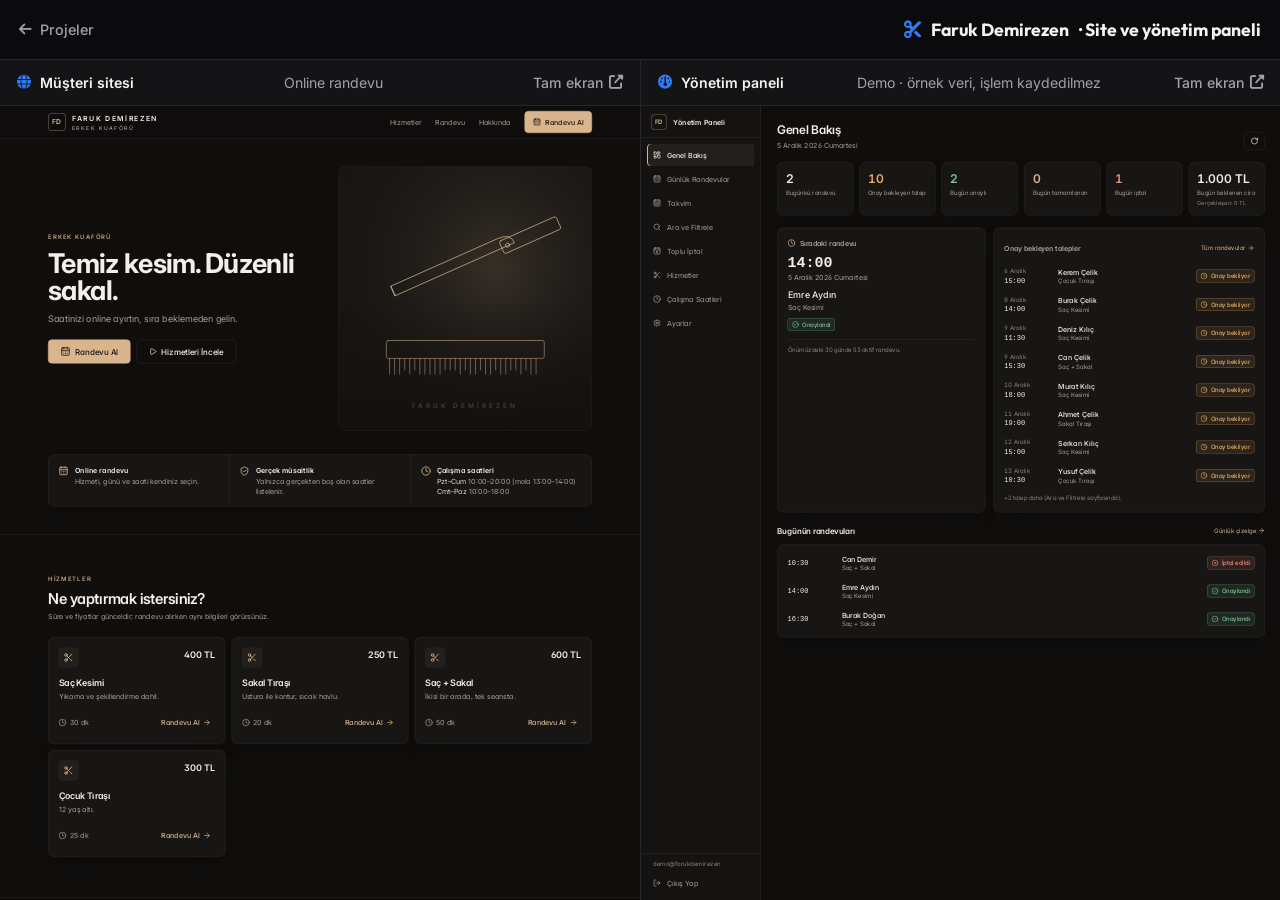
<file: Siteler/Faruk-Demirezen-Vitrin/index.html>
<!doctype html>
<html lang="tr">
<head>
  <meta charset="utf-8">
  <meta name="viewport" content="width=device-width, initial-scale=1.0">
  <title>Faruk Demirezen – Site ve Yönetim Paneli</title>
  <meta name="robots" content="noindex">
  <link rel="preconnect" href="https://fonts.googleapis.com">
  <link rel="preconnect" href="https://fonts.gstatic.com" crossorigin>
  <link href="https://fonts.googleapis.com/css2?family=Outfit:wght@600;700&family=Inter:wght@400;500;600&display=swap" rel="stylesheet">
  <link rel="stylesheet" href="https://cdnjs.cloudflare.com/ajax/libs/font-awesome/6.5.0/css/all.min.css">
  <style>
    :root {
      --accent: #2f7cf6;
      --bg: #0b0b0d;
      --surface: #141417;
      --surface-2: #1b1b1f;
      --text: #f4f4f5;
      --text-muted: #a1a1aa;
      --border: #26262b;
      --bar: 60px;
    }
    * { box-sizing: border-box; margin: 0; padding: 0; }
    html, body { height: 100%; }
    body { font-family: 'Inter', sans-serif; background: var(--bg); color: var(--text); display: flex; flex-direction: column; overflow: hidden; }
    a, button { color: inherit; font: inherit; text-decoration: none; }
    :focus-visible { outline: 2px solid var(--accent); outline-offset: 2px; }

    .topbar { height: var(--bar); flex: none; display: flex; align-items: center; justify-content: space-between; gap: 1rem; padding: 0 1.2rem; border-bottom: 1px solid var(--border); }
    .back { display: inline-flex; align-items: center; gap: 0.5rem; color: var(--text-muted); font-size: 0.9rem; font-weight: 500; }
    .back:hover { color: var(--text); }
    .title { display: flex; align-items: center; gap: 0.6rem; font-family: 'Outfit', sans-serif; font-weight: 700; font-size: 1.1rem; }
    .title i { color: var(--accent); }
    .tabs { display: none; gap: 4px; background: var(--surface); padding: 4px; border-radius: 8px; }
    .tabs button { border: 0; background: transparent; padding: 0.4rem 0.8rem; border-radius: 6px; cursor: pointer; font-size: 0.85rem; font-weight: 600; color: var(--text-muted); }
    .tabs button[aria-selected="true"] { background: var(--surface-2); color: var(--text); }

    .split { flex: 1; display: grid; grid-template-columns: 1fr 1fr; gap: 1px; background: var(--border); min-height: 0; }
    .pane { background: var(--bg); display: flex; flex-direction: column; min-width: 0; min-height: 0; }
    .pane-head { height: 46px; flex: none; display: flex; align-items: center; justify-content: space-between; gap: 0.8rem; padding: 0 1rem; background: var(--surface); border-bottom: 1px solid var(--border); font-size: 0.88rem; }
    .pane-head strong { display: flex; align-items: center; gap: 0.5rem; font-weight: 600; }
    .pane-head strong i { color: var(--accent); width: 16px; text-align: center; }
    .pane-head span { color: var(--text-muted); }
    .pane-head a { display: inline-flex; align-items: center; gap: 0.4rem; color: var(--text-muted); font-weight: 500; white-space: nowrap; }
    .pane-head a:hover { color: var(--text); }
    .viewport { position: relative; flex: 1; overflow: hidden; }
    .viewport iframe { position: absolute; top: 0; left: 0; border: 0; transform-origin: 0 0; background: #0f0e0d; }

    @media (max-width: 900px) {
      .title span { display: none; }
      .tabs { display: flex; }
      .split { grid-template-columns: 1fr; }
      .pane:not(.active) { display: none; }
      .pane-head span { display: none; }
    }
  </style>
</head>
<body>
  <div class="topbar">
    <a class="back" href="../../index.html#projects"><i class="fa-solid fa-arrow-left"></i> Projeler</a>
    <h1 class="title"><i class="fa-solid fa-scissors"></i> Faruk Demirezen <span>· Site ve yönetim paneli</span></h1>
    <div class="tabs" role="tablist" aria-label="Görünüm">
      <button type="button" role="tab" aria-selected="true" data-pane="site">Site</button>
      <button type="button" role="tab" aria-selected="false" data-pane="panel">Panel</button>
    </div>
  </div>

  <div class="split">
    <section class="pane active" id="pane-site" aria-label="Müşteri sitesi">
      <div class="pane-head">
        <strong><i class="fa-solid fa-globe"></i> Müşteri sitesi</strong>
        <span>Online randevu</span>
        <a href="../Faruk-Demirezen/index.html" target="_blank" rel="noopener">Tam ekran <i class="fa-solid fa-up-right-from-square"></i></a>
      </div>
      <div class="viewport"><iframe src="../Faruk-Demirezen/index.html" title="Faruk Demirezen müşteri sitesi"></iframe></div>
    </section>
    <section class="pane" id="pane-panel" aria-label="Yönetim paneli">
      <div class="pane-head">
        <strong><i class="fa-solid fa-gauge"></i> Yönetim paneli</strong>
        <span>Demo · örnek veri, işlem kaydedilmez</span>
        <a href="../Faruk-Demirezen/index.html#/admin" target="_blank" rel="noopener">Tam ekran <i class="fa-solid fa-up-right-from-square"></i></a>
      </div>
      <div class="viewport"><iframe src="../Faruk-Demirezen/index.html#/admin" title="Faruk Demirezen yönetim paneli"></iframe></div>
    </section>
  </div>

  <script>
    // Masaüstünde her iframe 1280px genişlikte çizilip bölmeye sığacak şekilde küçültülür;
    // böylece iki taraf da sitenin masaüstü görünümünü gösterir. Dar ekranda gerçek boyutta kalır.
    const DESIGN_WIDTH = 1280;
    function fit() {
      const narrow = matchMedia('(max-width: 900px)').matches;
      document.querySelectorAll('.viewport').forEach(vp => {
        const frame = vp.querySelector('iframe');
        const w = vp.clientWidth, h = vp.clientHeight;
        const scale = narrow ? 1 : Math.min(1, w / DESIGN_WIDTH);
        frame.style.width = (w / scale) + 'px';
        frame.style.height = (h / scale) + 'px';
        frame.style.transform = 'scale(' + scale + ')';
      });
    }
    addEventListener('resize', fit);
    fit();

    document.querySelectorAll('.tabs button').forEach(btn => btn.addEventListener('click', () => {
      document.querySelectorAll('.tabs button').forEach(b => b.setAttribute('aria-selected', String(b === btn)));
      document.querySelectorAll('.pane').forEach(p => p.classList.toggle('active', p.id === 'pane-' + btn.dataset.pane));
      fit();
    }));
  </script>
</body>
</html>
</file>
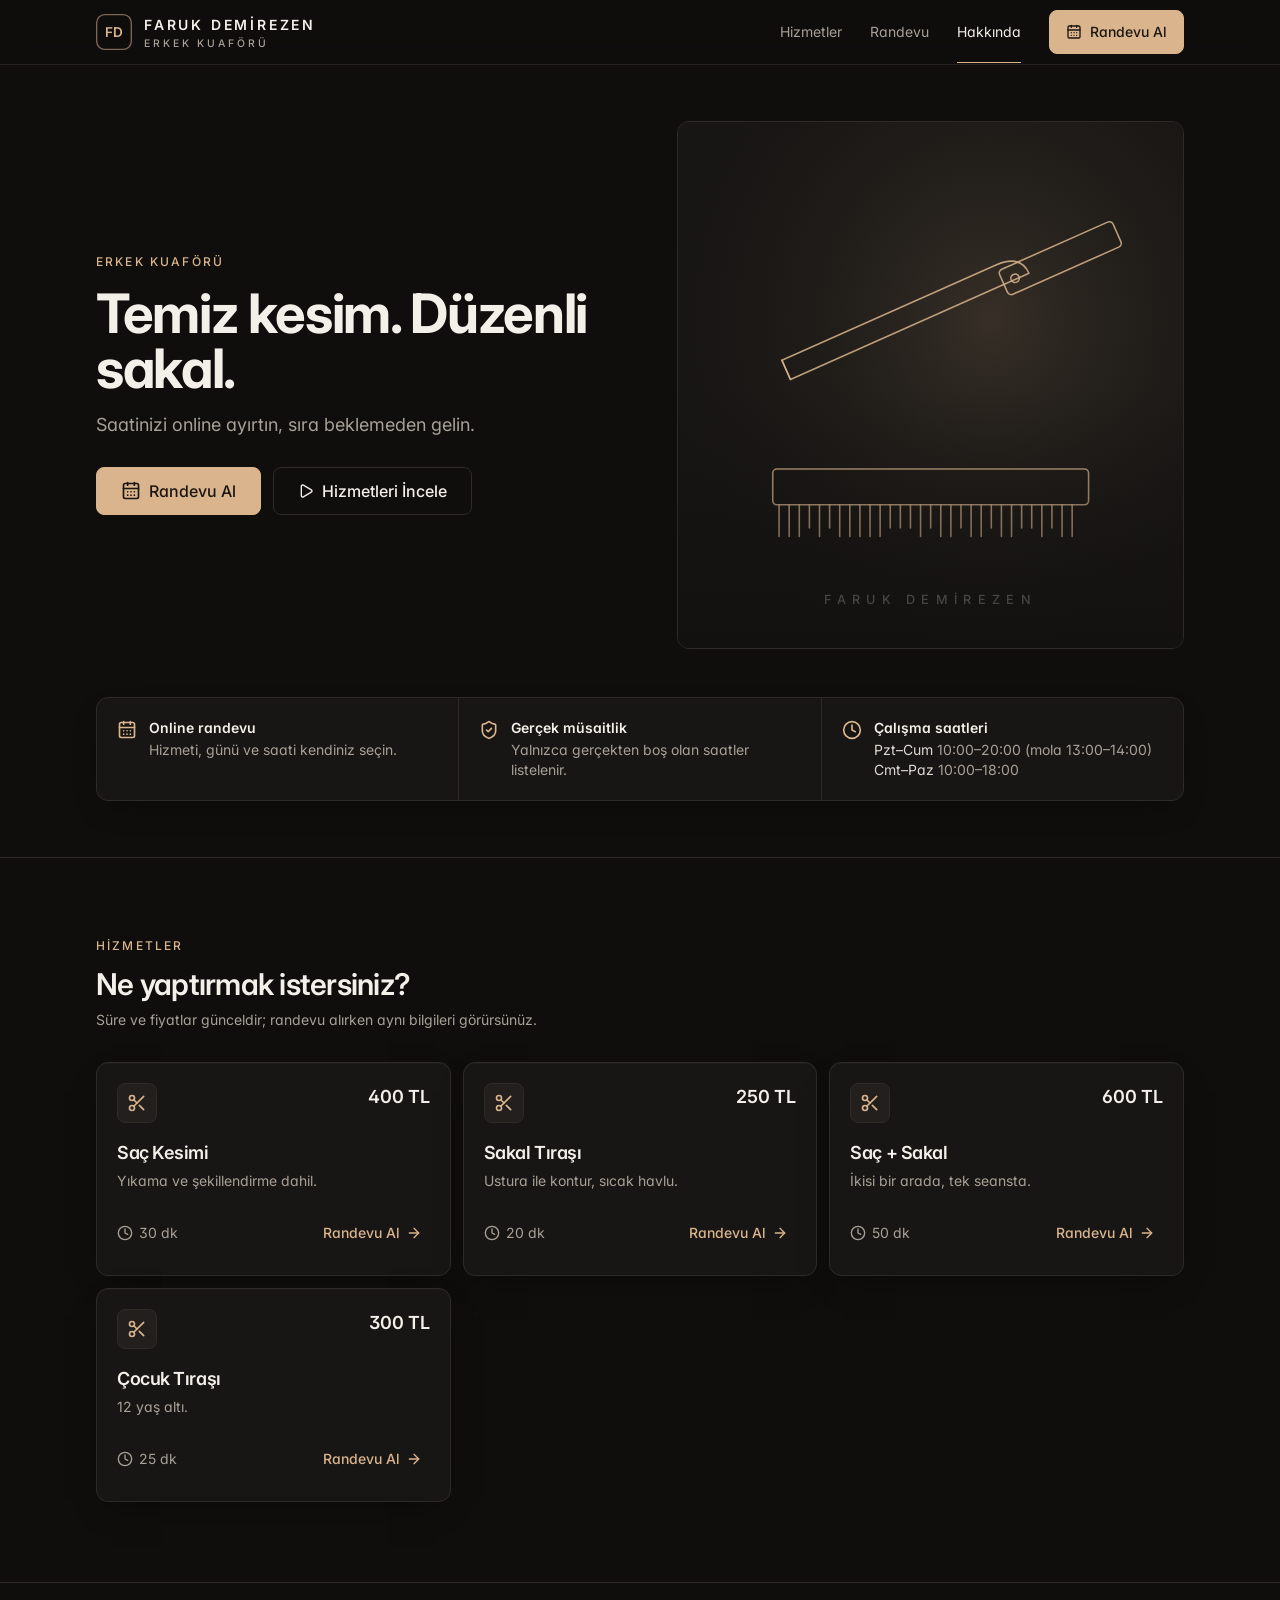
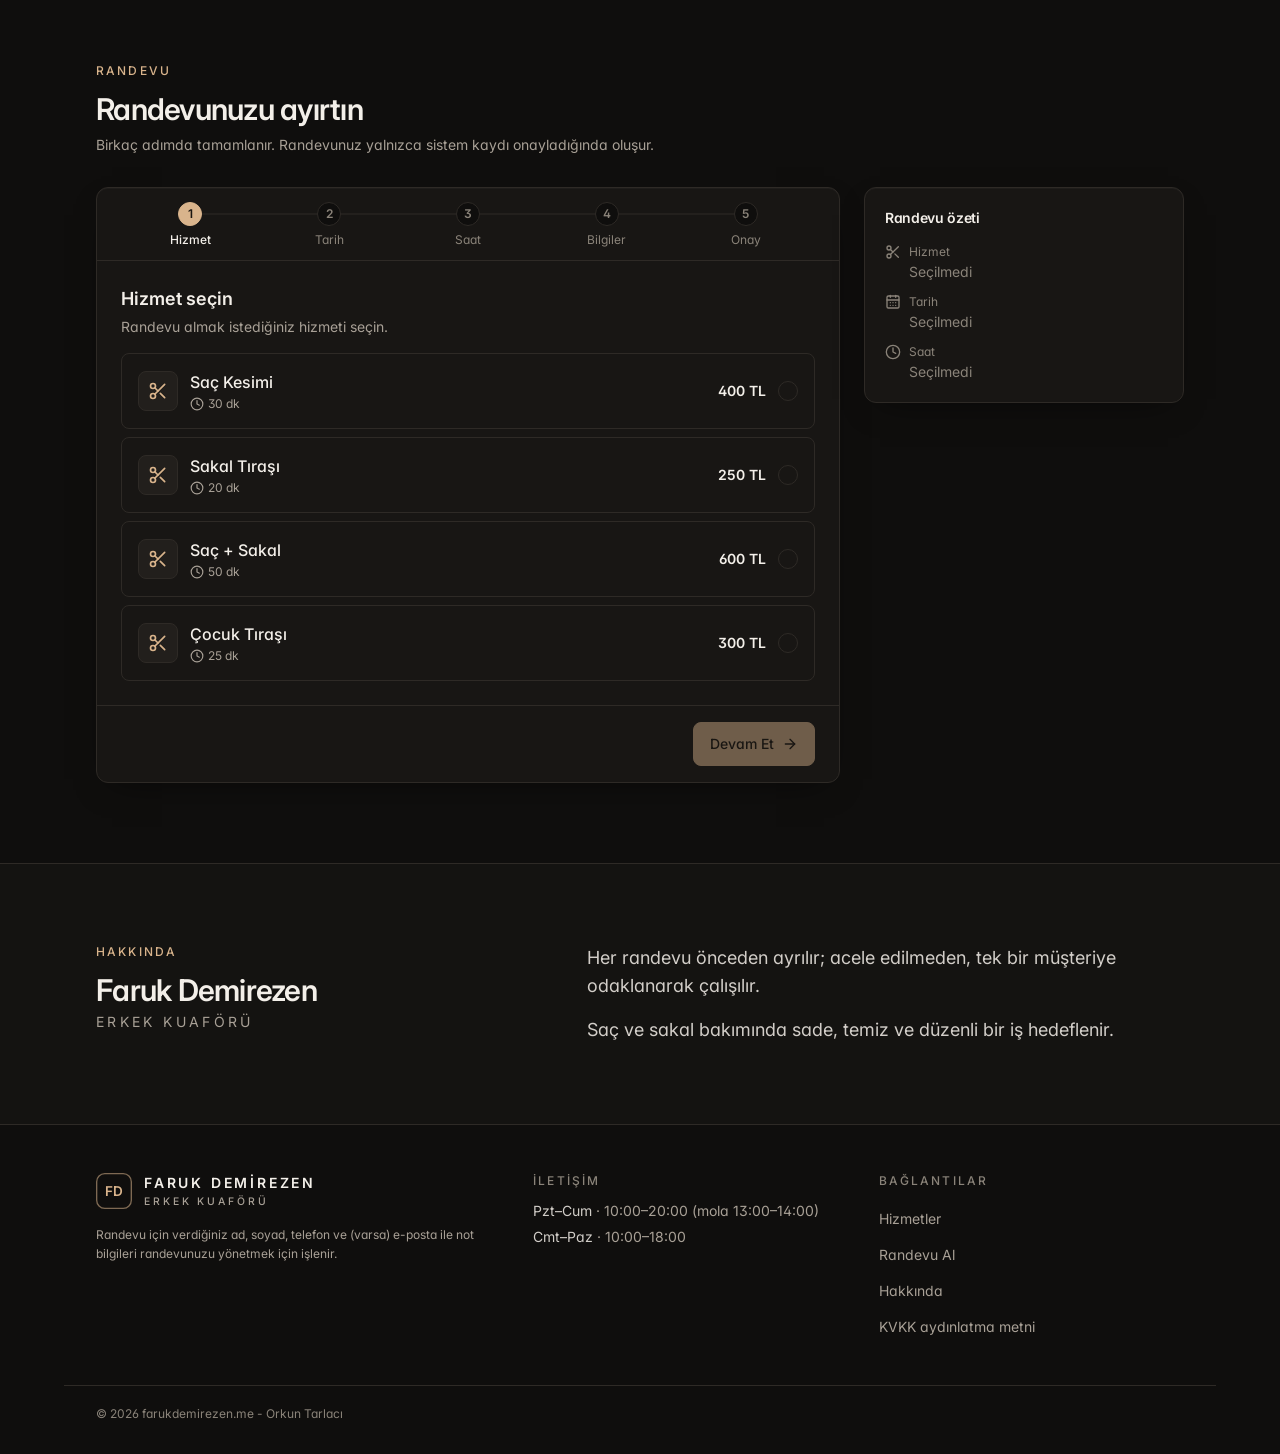
<file: Siteler/Faruk-Demirezen/index.html>
<!doctype html>
<html lang="tr">
  <head>
    <meta charset="UTF-8" />
    <meta name="viewport" content="width=device-width, initial-scale=1.0" />
    <meta name="description" content="Faruk Demirezen — erkek kuaförü. Online randevu alın." />
    <meta name="theme-color" content="#0F0E0D" />
    <title>Faruk Demirezen — Erkek Kuaförü</title>
    <link rel="icon" type="image/svg+xml" href="./favicon.svg" />
    <link rel="preconnect" href="https://fonts.googleapis.com" />
    <link rel="preconnect" href="https://fonts.gstatic.com" crossorigin />
    <link
      href="https://fonts.googleapis.com/css2?family=Inter:wght@300;400;500;600;700&display=swap"
      rel="stylesheet"
    />
    <script type="module" crossorigin src="./assets/index-CZNzDhOo.js"></script>
    <link rel="stylesheet" crossorigin href="./assets/index-5PGBKtT-.css">
  </head>
  <body>
    <div id="root"></div>
  </body>
</html>
</file>
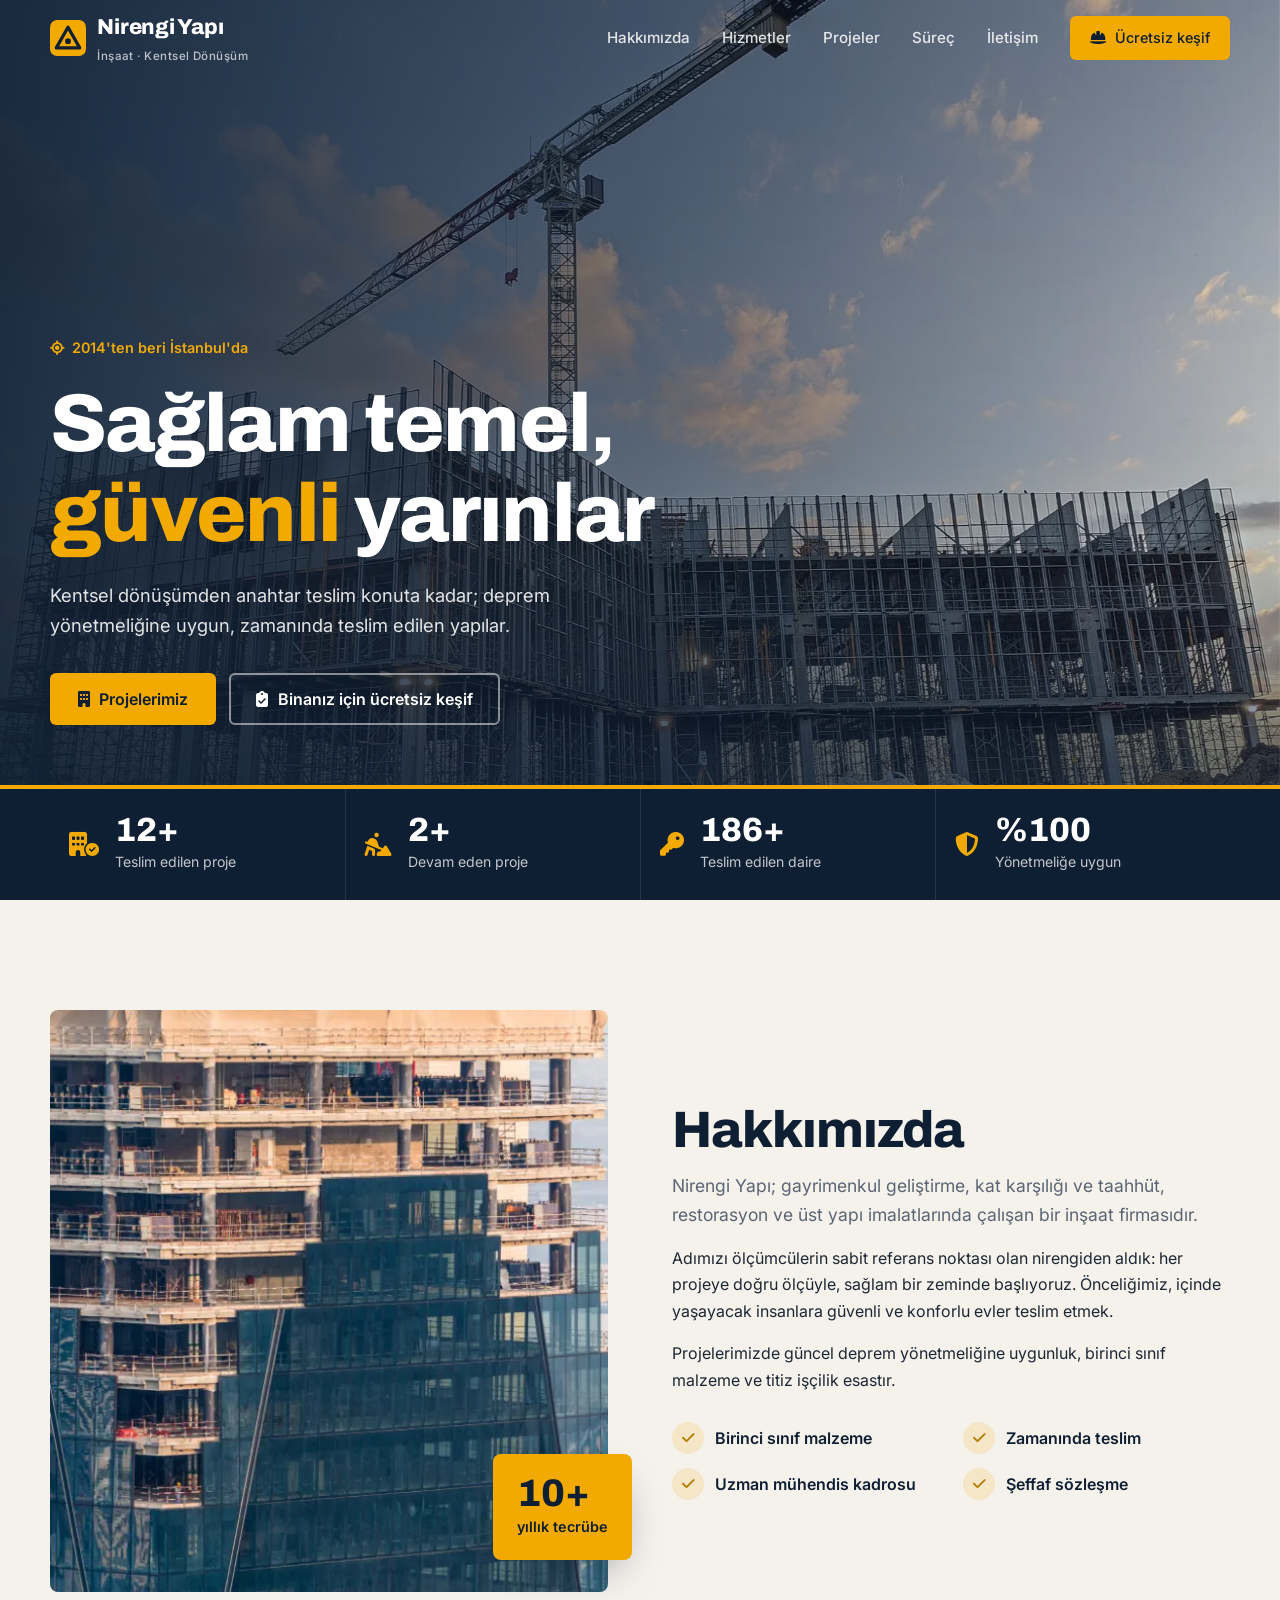
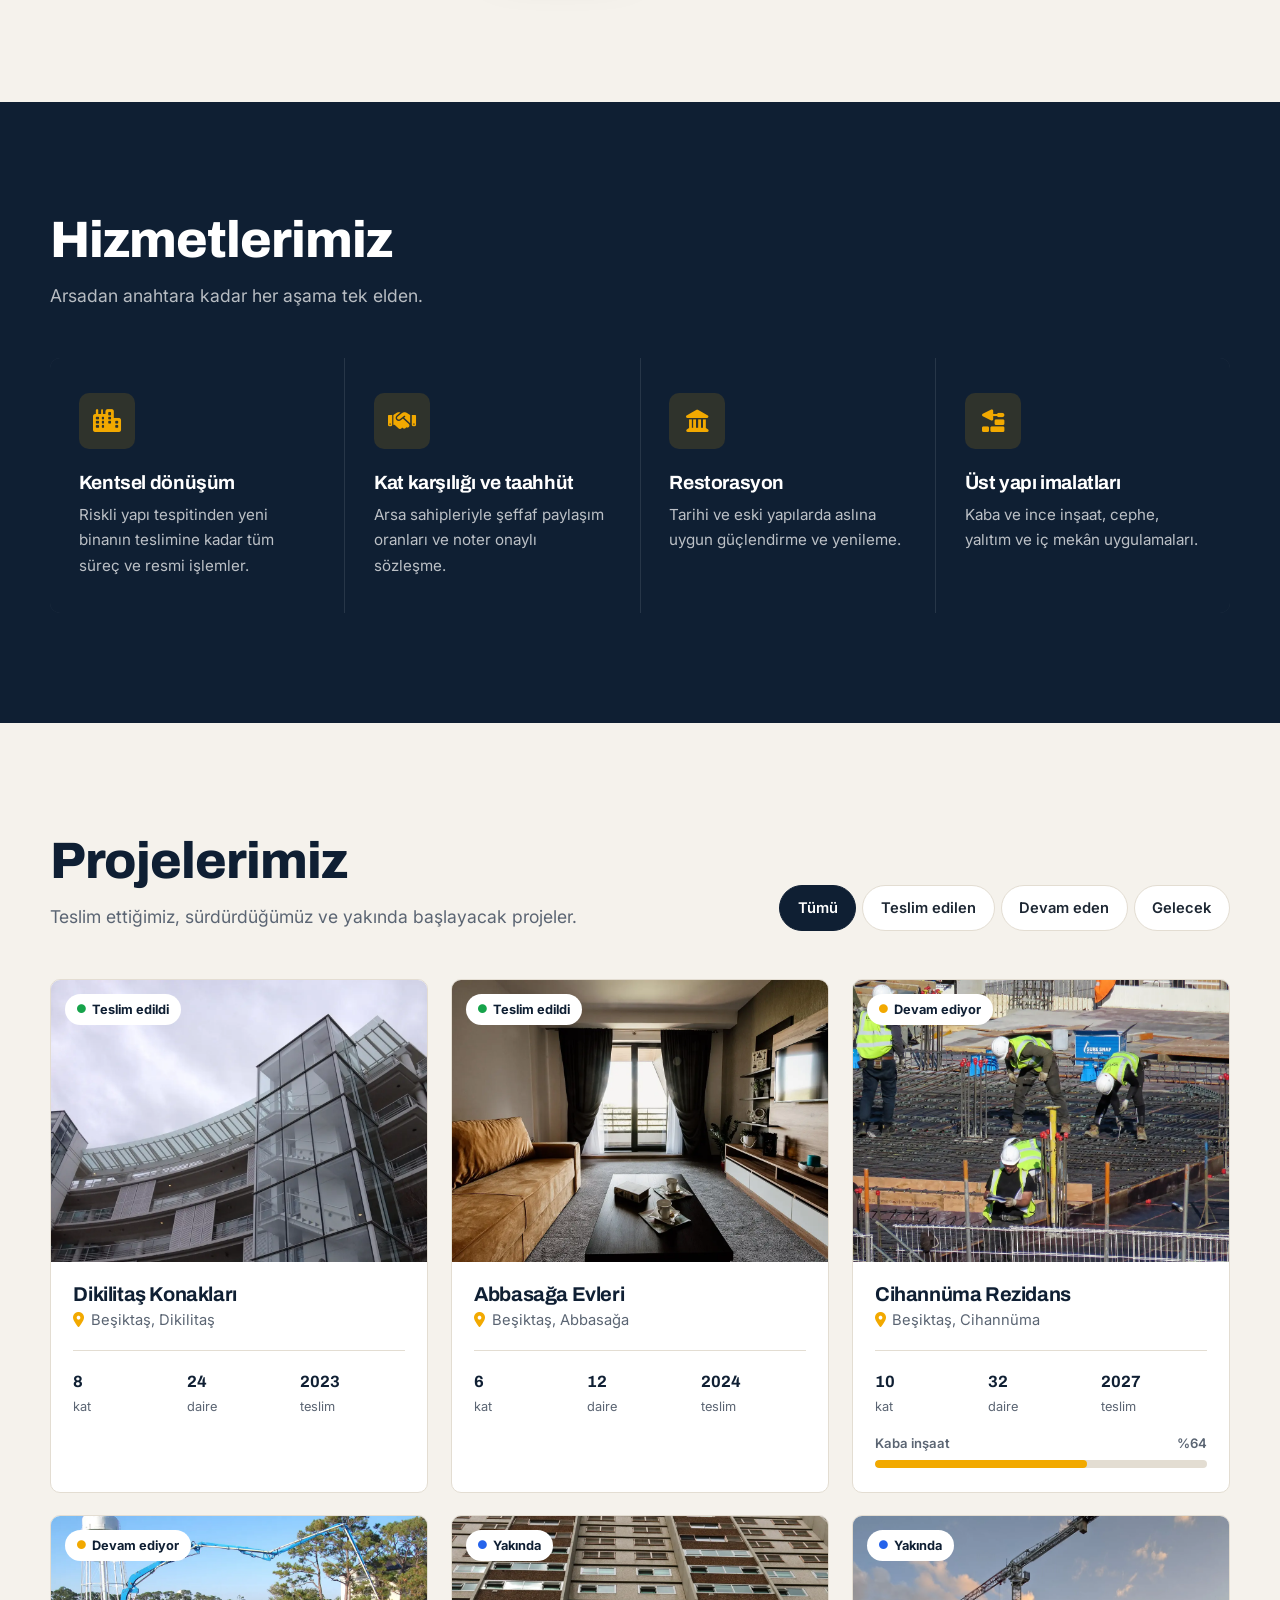
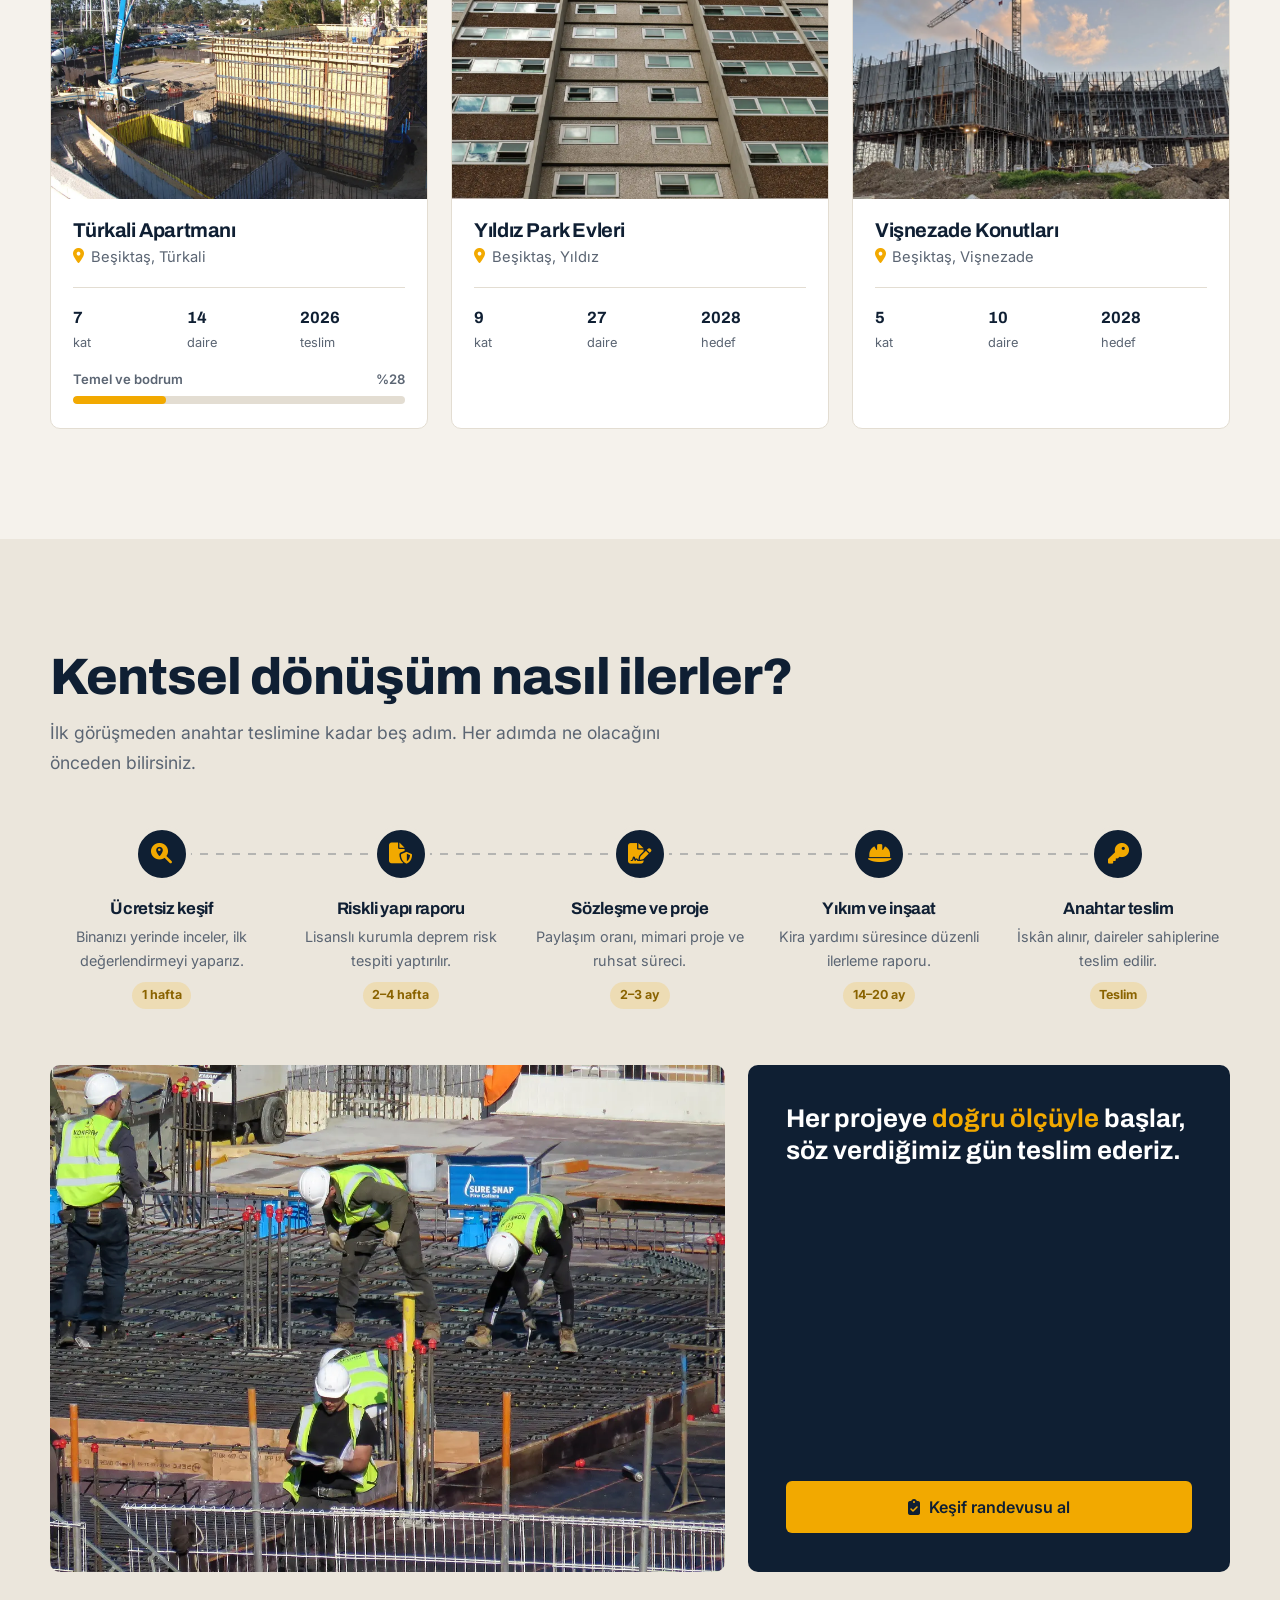
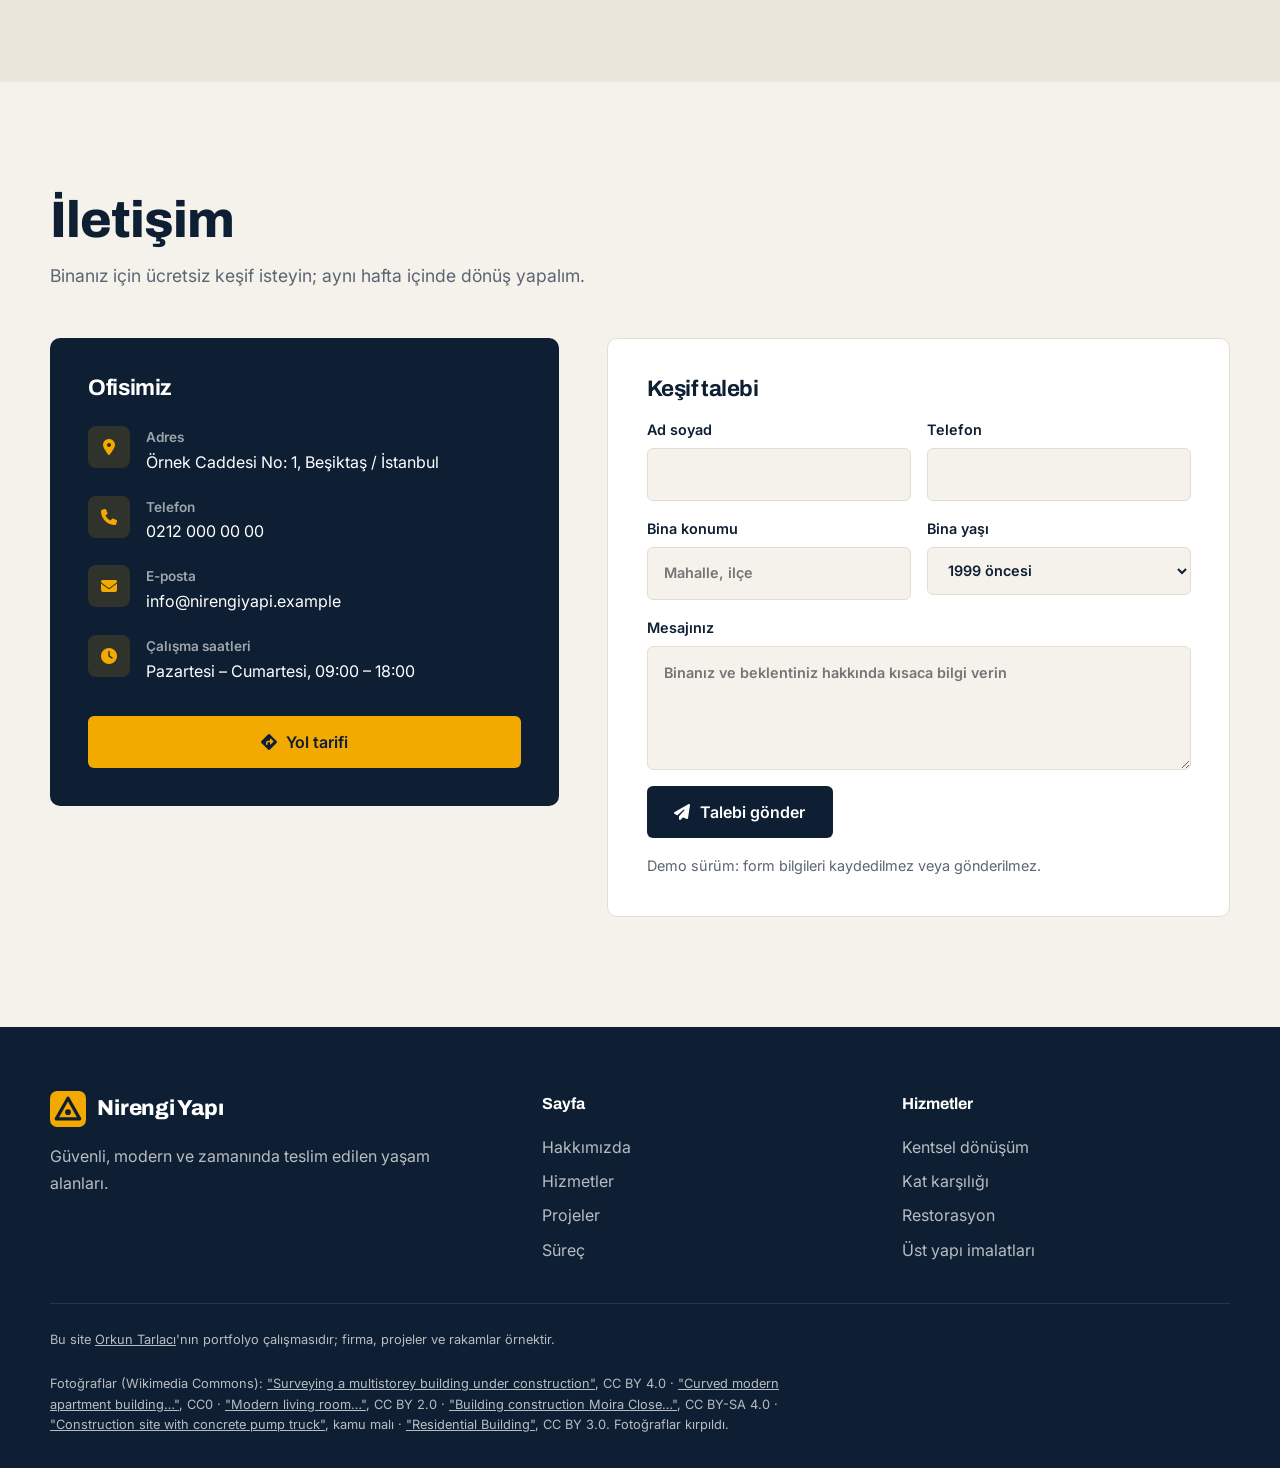
<file: Siteler/Nirengi-Yapi/index.html>
<!doctype html>
<html lang="tr">
<head>
  <meta charset="utf-8">
  <meta name="viewport" content="width=device-width, initial-scale=1">
  <title>Nirengi Yapı – İnşaat ve Kentsel Dönüşüm</title>
  <meta name="description" content="Nirengi Yapı: kentsel dönüşüm, kat karşılığı, taahhüt ve restorasyon. Deprem yönetmeliğine uygun, zamanında teslim edilen konut projeleri.">
  <meta name="theme-color" content="#0f1f33">
  <link rel="icon" href="data:image/svg+xml,<svg xmlns=%22http://www.w3.org/2000/svg%22 viewBox=%220 0 64 64%22><rect width=%2264%22 height=%2264%22 rx=%2212%22 fill=%22%230f1f33%22/><path d=%22M32 12 52 50H12z%22 fill=%22none%22 stroke=%22%23f2a900%22 stroke-width=%226%22 stroke-linejoin=%22round%22/><circle cx=%2232%22 cy=%2238%22 r=%225%22 fill=%22%23f2a900%22/></svg>">
  <link rel="preconnect" href="https://fonts.googleapis.com">
  <link rel="preconnect" href="https://fonts.gstatic.com" crossorigin>
  <link href="https://fonts.googleapis.com/css2?family=Archivo:wght@600;700;800&family=Inter:wght@400;500;600&display=swap" rel="stylesheet">
  <link rel="stylesheet" href="https://cdnjs.cloudflare.com/ajax/libs/font-awesome/6.5.0/css/all.min.css">
  <style>
    :root {
      --ink: #0f1f33;
      --ink-2: #1b3150;
      --amber: #f2a900;
      --amber-2: #ffbd2e;
      --paper: #f5f2ec;
      --card: #ffffff;
      --text: #1d2733;
      --muted: #5b6573;
      --line: #e3ddd2;
      --nav: 76px;
      --display: 'Archivo', 'Inter', sans-serif;
    }
    * { box-sizing: border-box; margin: 0; padding: 0; }
    html { scroll-behavior: smooth; scroll-padding-top: calc(var(--nav) + 12px); }
    body { font-family: 'Inter', sans-serif; background: var(--paper); color: var(--text); line-height: 1.65; overflow-x: hidden; }
    img { display: block; max-width: 100%; }
    a { color: inherit; text-decoration: none; }
    button, input, textarea, select { font: inherit; color: inherit; }
    :focus-visible { outline: 3px solid var(--amber); outline-offset: 3px; }
    .container { width: min(1180px, 100% - 40px); margin-inline: auto; }
    .section { padding-block: 110px; }
    h1, h2, h3 { font-family: var(--display); color: var(--ink); line-height: 1.1; letter-spacing: -0.02em; }
    .h2 { font-size: clamp(2.1rem, 4vw, 3.2rem); font-weight: 800; margin-bottom: 0.8rem; }
    .lead { color: var(--muted); font-size: 1.1rem; max-width: 58ch; }
    .head-row { display: flex; justify-content: space-between; align-items: flex-end; gap: 2rem; margin-bottom: 3rem; flex-wrap: wrap; }

    .btn {
      display: inline-flex; align-items: center; justify-content: center; gap: 0.6rem;
      min-height: 52px; padding: 0 1.6rem; border-radius: 6px; border: 2px solid transparent;
      font-weight: 600; cursor: pointer; transition: transform 0.2s, background-color 0.2s, color 0.2s, border-color 0.2s;
    }
    .btn:hover { transform: translateY(-2px); }
    .btn:active { transform: scale(0.98); }
    .btn-amber { background: var(--amber); color: var(--ink); }
    .btn-amber:hover { background: var(--amber-2); }
    .btn-line { border-color: rgba(255, 255, 255, 0.5); color: #fff; }
    .btn-line:hover { border-color: #fff; background: rgba(255, 255, 255, 0.1); }
    .btn-ink { background: var(--ink); color: #fff; }
    .btn-ink:hover { background: var(--ink-2); }

    /* ---------- Üst menü ---------- */
    header { position: fixed; inset: 0 0 auto 0; height: var(--nav); z-index: 50; transition: background-color 0.3s, box-shadow 0.3s; }
    header.solid { background: rgba(15, 31, 51, 0.97); box-shadow: 0 6px 24px rgba(0, 0, 0, 0.18); }
    header .container { height: 100%; display: flex; align-items: center; justify-content: space-between; gap: 1rem; }
    .logo { flex: none; display: flex; align-items: center; gap: 0.7rem; color: #fff; font-family: var(--display); font-weight: 800; font-size: 1.35rem; letter-spacing: -0.01em; }
    .logo svg { width: 36px; height: 36px; }
    .logo small { display: block; font-family: 'Inter', sans-serif; font-weight: 500; font-size: 0.72rem; letter-spacing: 0.04em; color: rgba(255, 255, 255, 0.7); margin-top: 1px; }
    nav.links { display: flex; align-items: center; gap: 2rem; }
    nav.links a { color: rgba(255, 255, 255, 0.85); font-weight: 500; font-size: 0.95rem; position: relative; padding: 4px 0; transition: color 0.2s; }
    nav.links a:not(.btn)::after { content: ''; position: absolute; left: 0; bottom: -2px; width: 100%; height: 2px; background: var(--amber); transform: scaleX(0); transform-origin: left; transition: transform 0.25s; }
    nav.links a:not(.btn):hover { color: #fff; }
    nav.links a:not(.btn):hover::after, nav.links a.active::after { transform: scaleX(1); }
    nav.links .btn { min-height: 44px; padding: 0 1.1rem; font-size: 0.9rem; color: var(--ink); }
    .burger { display: none; flex: none; width: 44px; height: 44px; border-radius: 8px; border: 1px solid rgba(255, 255, 255, 0.3); background: transparent; color: #fff; font-size: 1.1rem; cursor: pointer; }

    /* ---------- Giriş ---------- */
    .hero { position: relative; min-height: 100svh; display: flex; flex-direction: column; justify-content: flex-end; color: #fff; overflow: hidden; }
    .hero-bg { position: absolute; inset: 0; }
    .hero-bg img { width: 100%; height: 100%; object-fit: cover; object-position: 50% 45%; animation: slow 24s ease-out forwards; }
    .hero-bg::after { content: ''; position: absolute; inset: 0; background: linear-gradient(90deg, rgba(15, 31, 51, 0.9) 0%, rgba(15, 31, 51, 0.55) 50%, rgba(15, 31, 51, 0.1) 100%), linear-gradient(0deg, rgba(15, 31, 51, 0.85) 0%, transparent 40%); }
    @keyframes slow { from { transform: scale(1.1); } to { transform: scale(1); } }
    .hero-inner { position: relative; padding-top: calc(var(--nav) + 60px); padding-bottom: 60px; max-width: 760px; }
    .hero-tag { display: inline-flex; align-items: center; gap: 0.5rem; font-weight: 600; font-size: 0.9rem; color: var(--amber); margin-bottom: 1.2rem; }
    .hero h1 { color: #fff; font-size: clamp(2.8rem, 6.4vw, 5.4rem); font-weight: 800; margin-bottom: 1.3rem; }
    .hero h1 span { color: var(--amber); }
    .hero p { font-size: 1.15rem; color: rgba(255, 255, 255, 0.88); max-width: 50ch; margin-bottom: 2rem; }
    .hero-actions { display: flex; flex-wrap: wrap; gap: 0.8rem; }
    .hero-stats { position: relative; background: var(--ink); border-top: 4px solid var(--amber); }
    .hero-stats .container { display: grid; grid-template-columns: repeat(4, 1fr); }
    .hs { padding: 1.6rem 1.2rem; display: flex; align-items: center; gap: 1rem; }
    .hs + .hs { border-left: 1px solid rgba(255, 255, 255, 0.1); }
    .hs i { font-size: 1.5rem; color: var(--amber); }
    .hs b { display: block; font-family: var(--display); font-size: 2.1rem; font-weight: 800; line-height: 1; color: #fff; }
    .hs span { font-size: 0.88rem; color: rgba(255, 255, 255, 0.75); }

    /* ---------- Hakkımızda ---------- */
    .about-grid { display: grid; grid-template-columns: 1fr 1fr; gap: 4rem; align-items: center; }
    .about-photo { position: relative; }
    .about-photo img { width: 100%; aspect-ratio: 1 / 1; object-fit: cover; border-radius: 8px; }
    .about-photo .badge { position: absolute; right: -24px; bottom: 32px; background: var(--amber); color: var(--ink); padding: 1.3rem 1.5rem; border-radius: 8px; box-shadow: 0 18px 40px -16px rgba(15, 31, 51, 0.5); }
    .about-photo .badge b { display: block; font-family: var(--display); font-size: 2.4rem; font-weight: 800; line-height: 1; }
    .about-photo .badge span { font-weight: 600; font-size: 0.9rem; }
    .about-text p + p { margin-top: 1rem; }
    .checks { list-style: none; display: grid; grid-template-columns: 1fr 1fr; gap: 0.9rem 1.5rem; margin-top: 1.8rem; }
    .checks li { display: flex; align-items: center; gap: 0.7rem; font-weight: 600; color: var(--ink); }
    .checks i { width: 32px; height: 32px; border-radius: 50%; display: grid; place-items: center; background: rgba(242, 169, 0, 0.16); color: #b37d00; font-size: 0.9rem; flex: none; }

    /* ---------- Hizmetler ---------- */
    .services { background: var(--ink); color: #fff; }
    .services h2, .services h3 { color: #fff; }
    .services .lead { color: rgba(255, 255, 255, 0.7); }
    .service-grid { display: grid; grid-template-columns: repeat(4, 1fr); gap: 1px; background: rgba(255, 255, 255, 0.1); border-radius: 10px; overflow: hidden; }
    .service { background: var(--ink); padding: 2.2rem 1.8rem; transition: background-color 0.3s; position: relative; }
    .service:hover { background: var(--ink-2); }
    .service .ico { width: 56px; height: 56px; border-radius: 10px; display: grid; place-items: center; background: rgba(242, 169, 0, 0.14); color: var(--amber); font-size: 1.4rem; margin-bottom: 1.4rem; transition: background-color 0.3s, color 0.3s, transform 0.3s; }
    .service:hover .ico { background: var(--amber); color: var(--ink); transform: rotate(-6deg); }
    .service h3 { font-size: 1.2rem; margin-bottom: 0.6rem; }
    .service p { color: rgba(255, 255, 255, 0.72); font-size: 0.95rem; }

    /* ---------- Projeler ---------- */
    .filters { display: flex; gap: 6px; flex-wrap: wrap; }
    .filters button { padding: 0.6rem 1.1rem; border-radius: 999px; border: 1px solid var(--line); background: var(--card); font-weight: 600; font-size: 0.92rem; cursor: pointer; transition: background-color 0.2s, color 0.2s, border-color 0.2s; }
    .filters button:hover { border-color: var(--ink); }
    .filters button[aria-pressed="true"] { background: var(--ink); color: #fff; border-color: var(--ink); }
    .project-grid { display: grid; grid-template-columns: repeat(3, 1fr); gap: 1.4rem; }
    .project { background: var(--card); border-radius: 10px; overflow: hidden; border: 1px solid var(--line); transition: transform 0.3s, box-shadow 0.3s; }
    .project:hover { transform: translateY(-6px); box-shadow: 0 24px 48px -28px rgba(15, 31, 51, 0.45); }
    .project.hide { display: none; }
    .project-img { position: relative; aspect-ratio: 4 / 3; overflow: hidden; }
    .project-img img { width: 100%; height: 100%; object-fit: cover; transition: transform 0.7s ease; }
    .project:hover .project-img img { transform: scale(1.06); }
    .status { position: absolute; top: 14px; left: 14px; padding: 0.3rem 0.75rem; border-radius: 999px; font-size: 0.8rem; font-weight: 700; background: #fff; color: var(--ink); display: inline-flex; align-items: center; gap: 0.4rem; }
    .status i { font-size: 0.55rem; }
    .status.biten i { color: #16a34a; }
    .status.devam i { color: var(--amber); }
    .status.gelecek i { color: #2563eb; }
    .project-body { padding: 1.3rem 1.4rem 1.5rem; }
    .project-body h3 { font-size: 1.25rem; margin-bottom: 0.2rem; }
    .project-body .loc { color: var(--muted); font-size: 0.92rem; display: flex; align-items: center; gap: 0.4rem; }
    .project-body .loc i { color: var(--amber); }
    .specs { display: grid; grid-template-columns: repeat(3, 1fr); gap: 0.5rem; margin-top: 1.1rem; padding-top: 1.1rem; border-top: 1px solid var(--line); }
    .specs div { font-size: 0.8rem; color: var(--muted); }
    .specs b { display: block; font-size: 1.02rem; color: var(--ink); font-family: var(--display); }
    .progress { margin-top: 1rem; }
    .progress-top { display: flex; justify-content: space-between; font-size: 0.82rem; font-weight: 600; color: var(--muted); margin-bottom: 0.35rem; }
    .bar { height: 8px; border-radius: 999px; background: var(--line); overflow: hidden; }
    .bar span { display: block; height: 100%; width: 0; background: var(--amber); border-radius: inherit; transition: width 1.2s cubic-bezier(0.2, 0.8, 0.2, 1); }

    /* ---------- Süreç ---------- */
    .process { background: #ebe6dc; }
    .steps { list-style: none; display: grid; grid-template-columns: repeat(5, 1fr); gap: 1rem; counter-reset: s; position: relative; }
    .steps::before { content: ''; position: absolute; top: 28px; left: 10%; right: 10%; height: 2px; background: repeating-linear-gradient(90deg, var(--ink) 0 8px, transparent 8px 16px); opacity: 0.25; }
    .step { position: relative; text-align: center; padding: 0 0.4rem; }
    .step .ico { width: 58px; height: 58px; border-radius: 50%; margin: 0 auto 1.1rem; display: grid; place-items: center; background: var(--ink); color: var(--amber); font-size: 1.3rem; border: 5px solid #ebe6dc; position: relative; transition: transform 0.3s, background-color 0.3s, color 0.3s; }
    .step:hover .ico { transform: scale(1.1); background: var(--amber); color: var(--ink); }
    .step h3 { font-size: 1.05rem; margin-bottom: 0.4rem; }
    .step p { font-size: 0.9rem; color: var(--muted); }
    .step small { display: inline-block; margin-top: 0.6rem; font-weight: 700; font-size: 0.78rem; color: #8a6300; background: rgba(242, 169, 0, 0.18); padding: 0.2rem 0.6rem; border-radius: 999px; }
    .process-photo { margin-top: 3.5rem; display: grid; grid-template-columns: 1.4fr 1fr; gap: 1.4rem; align-items: stretch; }
    .process-photo img { width: 100%; height: 100%; object-fit: cover; border-radius: 10px; min-height: 280px; }
    .quote { background: var(--ink); color: #fff; border-radius: 10px; padding: 2.4rem; display: flex; flex-direction: column; justify-content: space-between; gap: 1.5rem; }
    .quote p { font-family: var(--display); font-size: 1.6rem; font-weight: 700; line-height: 1.25; }
    .quote p span { color: var(--amber); }

    /* ---------- İletişim ---------- */
    .contact-grid { display: grid; grid-template-columns: 0.9fr 1.1fr; gap: 3rem; align-items: start; }
    .info { background: var(--ink); color: #fff; border-radius: 10px; padding: 2.4rem; }
    .info h3 { color: #fff; font-size: 1.4rem; margin-bottom: 1.6rem; }
    .info ul { list-style: none; display: flex; flex-direction: column; gap: 1.3rem; margin-bottom: 2rem; }
    .info li { display: flex; gap: 1rem; }
    .info li i { width: 42px; height: 42px; border-radius: 8px; display: grid; place-items: center; background: rgba(242, 169, 0, 0.14); color: var(--amber); flex: none; }
    .info li b { display: block; font-size: 0.85rem; color: rgba(255, 255, 255, 0.6); font-weight: 600; }
    .info .btn { width: 100%; }
    form.card { background: var(--card); border: 1px solid var(--line); border-radius: 10px; padding: 2.4rem; display: grid; grid-template-columns: 1fr 1fr; gap: 1rem; }
    form.card h3 { grid-column: 1 / -1; font-size: 1.4rem; }
    form.card label { display: flex; flex-direction: column; gap: 0.4rem; font-weight: 600; font-size: 0.9rem; color: var(--ink); }
    form.card .full { grid-column: 1 / -1; }
    form.card input, form.card textarea, form.card select { padding: 0.85rem 1rem; border-radius: 6px; border: 1px solid var(--line); background: var(--paper); transition: border-color 0.2s, background-color 0.2s; }
    form.card input:focus, form.card textarea:focus, form.card select:focus { outline: none; border-color: var(--ink); background: #fff; }
    form.card .btn { grid-column: 1 / -1; justify-self: start; }
    .form-note { grid-column: 1 / -1; font-size: 0.9rem; color: var(--muted); }
    .form-ok { grid-column: 1 / -1; display: none; padding: 1rem; border-radius: 6px; background: #e8f6ec; color: #166534; font-weight: 600; }
    .form-ok.show { display: block; }

    footer { background: var(--ink); color: rgba(255, 255, 255, 0.7); padding: 4rem 0 2rem; }
    .foot { display: grid; grid-template-columns: 1.4fr 1fr 1fr; gap: 2rem; padding-bottom: 2.5rem; border-bottom: 1px solid rgba(255, 255, 255, 0.1); }
    .foot h4 { color: #fff; font-family: var(--display); margin-bottom: 1rem; }
    .foot ul { list-style: none; display: flex; flex-direction: column; gap: 0.5rem; }
    .foot a:hover { color: var(--amber); }
    .foot p { max-width: 38ch; margin-top: 1rem; }
    .legal { padding-top: 1.6rem; font-size: 0.8rem; line-height: 1.6; display: flex; justify-content: space-between; gap: 1.5rem; flex-wrap: wrap; }
    .legal .credits { max-width: 760px; }
    .legal a { text-decoration: underline; }

    .to-top { position: fixed; right: 22px; bottom: 22px; width: 48px; height: 48px; border-radius: 50%; border: 0; background: var(--amber); color: var(--ink); font-size: 1.1rem; cursor: pointer; box-shadow: 0 10px 24px -8px rgba(15, 31, 51, 0.5); opacity: 0; pointer-events: none; transform: translateY(10px); transition: opacity 0.3s, transform 0.3s; z-index: 40; }
    .to-top.show { opacity: 1; pointer-events: auto; transform: none; }

    .js .reveal { opacity: 0; transform: translateY(24px); transition: opacity 0.7s ease, transform 0.7s cubic-bezier(0.2, 0.8, 0.2, 1); }
    .js .reveal.in { opacity: 1; transform: none; }
    @media (prefers-reduced-motion: reduce) {
      html { scroll-behavior: auto; }
      *, *::before, *::after { animation: none !important; transition-duration: 0.01ms !important; }
      .js .reveal { opacity: 1; transform: none; }
    }

    @media (max-width: 1024px) {
      .service-grid { grid-template-columns: repeat(2, 1fr); }
      .project-grid { grid-template-columns: repeat(2, 1fr); }
      .steps { grid-template-columns: repeat(3, 1fr); row-gap: 2.4rem; }
      .steps::before { display: none; }
    }
    @media (max-width: 860px) {
      nav.links { position: fixed; inset: var(--nav) 0 auto 0; flex-direction: column; align-items: stretch; gap: 0; background: var(--ink); padding: 0.4rem 20px 1.4rem; transform: translateY(-130%); transition: transform 0.3s ease; }
      nav.links.open { transform: none; }
      nav.links a { padding: 0.9rem 0; font-size: 1.1rem; }
      nav.links .btn { margin-top: 0.6rem; min-height: 50px; }
      .burger { display: block; }
      .section { padding-block: 80px; }
      .about-grid, .contact-grid, .process-photo { grid-template-columns: 1fr; gap: 2.5rem; }
      .about-photo .badge { right: 16px; }
      .hero-stats .container { grid-template-columns: repeat(2, 1fr); }
      .hs:nth-child(3) { border-left: 0; }
      .hs:nth-child(n+3) { border-top: 1px solid rgba(255, 255, 255, 0.1); }
      .foot { grid-template-columns: 1fr 1fr; }
      .foot > :first-child { grid-column: 1 / -1; }
    }
    @media (max-width: 600px) {
      .project-grid, .service-grid { grid-template-columns: 1fr; }
      .steps { grid-template-columns: 1fr 1fr; }
      .checks { grid-template-columns: 1fr; }
      form.card { grid-template-columns: 1fr; padding: 1.6rem; }
      .hs { padding: 1.2rem 0.6rem; gap: 0.7rem; }
      .hs b { font-size: 1.7rem; }
      .hero-actions .btn { flex: 1 1 100%; }
    }
  </style>
</head>
<body>
  <header id="header">
    <div class="container">
      <a href="#" class="logo" aria-label="Nirengi Yapı ana sayfa">
        <svg viewBox="0 0 40 40" aria-hidden="true"><rect width="40" height="40" rx="8" fill="#f2a900"/><path d="M20 8 33 31H7z" fill="none" stroke="#0f1f33" stroke-width="3.6" stroke-linejoin="round"/><circle cx="20" cy="23.5" r="3.2" fill="#0f1f33"/></svg>
        <span>Nirengi Yapı<small>İnşaat · Kentsel Dönüşüm</small></span>
      </a>
      <button class="burger" id="burger" aria-label="Menüyü aç" aria-expanded="false"><i class="fa-solid fa-bars"></i></button>
      <nav class="links" id="links">
        <a href="#hakkimizda">Hakkımızda</a>
        <a href="#hizmetler">Hizmetler</a>
        <a href="#projeler">Projeler</a>
        <a href="#surec">Süreç</a>
        <a href="#iletisim">İletişim</a>
        <a href="#iletisim" class="btn btn-amber"><i class="fa-solid fa-helmet-safety"></i> Ücretsiz keşif</a>
      </nav>
    </div>
  </header>

  <main>
    <section class="hero">
      <div class="hero-bg"><img src="img/hero.webp" width="1920" height="1200" alt="Gün batımında kule vinçli, iskeleli çok katlı bir bina inşaatı"></div>
      <div class="container">
        <div class="hero-inner reveal">
          <span class="hero-tag"><i class="fa-solid fa-location-crosshairs"></i> 2014'ten beri İstanbul'da</span>
          <h1>Sağlam temel, <span>güvenli</span> yarınlar</h1>
          <p>Kentsel dönüşümden anahtar teslim konuta kadar; deprem yönetmeliğine uygun, zamanında teslim edilen yapılar.</p>
          <div class="hero-actions">
            <a href="#projeler" class="btn btn-amber"><i class="fa-solid fa-building"></i> Projelerimiz</a>
            <a href="#iletisim" class="btn btn-line"><i class="fa-solid fa-clipboard-check"></i> Binanız için ücretsiz keşif</a>
          </div>
        </div>
      </div>
      <div class="hero-stats">
        <div class="container">
          <div class="hs"><i class="fa-solid fa-building-circle-check"></i><div><b data-count="12">0</b><span>Teslim edilen proje</span></div></div>
          <div class="hs"><i class="fa-solid fa-person-digging"></i><div><b data-count="2">0</b><span>Devam eden proje</span></div></div>
          <div class="hs"><i class="fa-solid fa-key"></i><div><b data-count="186">0</b><span>Teslim edilen daire</span></div></div>
          <div class="hs"><i class="fa-solid fa-shield-halved"></i><div><b>%100</b><span>Yönetmeliğe uygun</span></div></div>
        </div>
      </div>
    </section>

    <!-- Hakkımızda -->
    <section class="section" id="hakkimizda">
      <div class="container about-grid">
        <div class="about-photo reveal">
          <img src="img/hakkimizda.webp" width="552" height="582" loading="lazy" alt="Bir kısmı cam cepheyle kaplanmış, katları süren yüksek bir bina inşaatı">
          <div class="badge"><b>10+</b><span>yıllık tecrübe</span></div>
        </div>
        <div class="about-text reveal">
          <h2 class="h2">Hakkımızda</h2>
          <p class="lead">Nirengi Yapı; gayrimenkul geliştirme, kat karşılığı ve taahhüt, restorasyon ve üst yapı imalatlarında çalışan bir inşaat firmasıdır.</p>
          <p>Adımızı ölçümcülerin sabit referans noktası olan nirengiden aldık: her projeye doğru ölçüyle, sağlam bir zeminde başlıyoruz. Önceliğimiz, içinde yaşayacak insanlara güvenli ve konforlu evler teslim etmek.</p>
          <p>Projelerimizde güncel deprem yönetmeliğine uygunluk, birinci sınıf malzeme ve titiz işçilik esastır.</p>
          <ul class="checks">
            <li><i class="fa-solid fa-check"></i> Birinci sınıf malzeme</li>
            <li><i class="fa-solid fa-check"></i> Zamanında teslim</li>
            <li><i class="fa-solid fa-check"></i> Uzman mühendis kadrosu</li>
            <li><i class="fa-solid fa-check"></i> Şeffaf sözleşme</li>
          </ul>
        </div>
      </div>
    </section>

    <!-- Hizmetler -->
    <section class="section services" id="hizmetler">
      <div class="container">
        <div class="head-row reveal">
          <div><h2 class="h2">Hizmetlerimiz</h2><p class="lead">Arsadan anahtara kadar her aşama tek elden.</p></div>
        </div>
        <div class="service-grid reveal">
          <div class="service"><div class="ico"><i class="fa-solid fa-city"></i></div><h3>Kentsel dönüşüm</h3><p>Riskli yapı tespitinden yeni binanın teslimine kadar tüm süreç ve resmi işlemler.</p></div>
          <div class="service"><div class="ico"><i class="fa-solid fa-handshake"></i></div><h3>Kat karşılığı ve taahhüt</h3><p>Arsa sahipleriyle şeffaf paylaşım oranları ve noter onaylı sözleşme.</p></div>
          <div class="service"><div class="ico"><i class="fa-solid fa-landmark"></i></div><h3>Restorasyon</h3><p>Tarihi ve eski yapılarda aslına uygun güçlendirme ve yenileme.</p></div>
          <div class="service"><div class="ico"><i class="fa-solid fa-trowel-bricks"></i></div><h3>Üst yapı imalatları</h3><p>Kaba ve ince inşaat, cephe, yalıtım ve iç mekân uygulamaları.</p></div>
        </div>
      </div>
    </section>

    <!-- Projeler -->
    <section class="section" id="projeler">
      <div class="container">
        <div class="head-row reveal">
          <div><h2 class="h2">Projelerimiz</h2><p class="lead">Teslim ettiğimiz, sürdürdüğümüz ve yakında başlayacak projeler.</p></div>
          <div class="filters" role="group" aria-label="Proje durumu">
            <button type="button" aria-pressed="true" data-filter="hepsi">Tümü</button>
            <button type="button" aria-pressed="false" data-filter="biten">Teslim edilen</button>
            <button type="button" aria-pressed="false" data-filter="devam">Devam eden</button>
            <button type="button" aria-pressed="false" data-filter="gelecek">Gelecek</button>
          </div>
        </div>
        <div class="project-grid">
          <article class="project reveal" data-status="biten">
            <div class="project-img"><img src="img/proje-cephe.webp" width="1200" height="900" loading="lazy" alt="Kavisli cepheli, cam merdiven kuleli modern apartman"><span class="status biten"><i class="fa-solid fa-circle"></i> Teslim edildi</span></div>
            <div class="project-body">
              <h3>Dikilitaş Konakları</h3>
              <div class="loc"><i class="fa-solid fa-location-dot"></i> Beşiktaş, Dikilitaş</div>
              <div class="specs"><div><b>8</b>kat</div><div><b>24</b>daire</div><div><b>2023</b>teslim</div></div>
            </div>
          </article>
          <article class="project reveal" data-status="biten">
            <div class="project-img"><img src="img/proje-ic.webp" width="1200" height="900" loading="lazy" alt="Balkona açılan, modern mobilyalı aydınlık bir salon"><span class="status biten"><i class="fa-solid fa-circle"></i> Teslim edildi</span></div>
            <div class="project-body">
              <h3>Abbasağa Evleri</h3>
              <div class="loc"><i class="fa-solid fa-location-dot"></i> Beşiktaş, Abbasağa</div>
              <div class="specs"><div><b>6</b>kat</div><div><b>12</b>daire</div><div><b>2024</b>teslim</div></div>
            </div>
          </article>
          <article class="project reveal" data-status="devam">
            <div class="project-img"><img src="img/proje-demir.webp" width="1200" height="900" loading="lazy" alt="Kasklı ve yelekli işçiler döşeme demirini bağlarken"><span class="status devam"><i class="fa-solid fa-circle"></i> Devam ediyor</span></div>
            <div class="project-body">
              <h3>Cihannüma Rezidans</h3>
              <div class="loc"><i class="fa-solid fa-location-dot"></i> Beşiktaş, Cihannüma</div>
              <div class="specs"><div><b>10</b>kat</div><div><b>32</b>daire</div><div><b>2027</b>teslim</div></div>
              <div class="progress"><div class="progress-top"><span>Kaba inşaat</span><span>%64</span></div><div class="bar"><span data-w="64"></span></div></div>
            </div>
          </article>
          <article class="project reveal" data-status="devam">
            <div class="project-img"><img src="img/proje-beton.webp" width="1200" height="900" loading="lazy" alt="Beton pompası kalıp içine beton dökerken şantiyeden genel görünüm"><span class="status devam"><i class="fa-solid fa-circle"></i> Devam ediyor</span></div>
            <div class="project-body">
              <h3>Türkali Apartmanı</h3>
              <div class="loc"><i class="fa-solid fa-location-dot"></i> Beşiktaş, Türkali</div>
              <div class="specs"><div><b>7</b>kat</div><div><b>14</b>daire</div><div><b>2026</b>teslim</div></div>
              <div class="progress"><div class="progress-top"><span>Temel ve bodrum</span><span>%28</span></div><div class="bar"><span data-w="28"></span></div></div>
            </div>
          </article>
          <article class="project reveal" data-status="gelecek">
            <div class="project-img"><img src="img/proje-kule.webp" width="1200" height="900" loading="lazy" alt="Pencereleri düzenli sıralanmış çok katlı bir konut cephesi"><span class="status gelecek"><i class="fa-solid fa-circle"></i> Yakında</span></div>
            <div class="project-body">
              <h3>Yıldız Park Evleri</h3>
              <div class="loc"><i class="fa-solid fa-location-dot"></i> Beşiktaş, Yıldız</div>
              <div class="specs"><div><b>9</b>kat</div><div><b>27</b>daire</div><div><b>2028</b>hedef</div></div>
            </div>
          </article>
          <article class="project reveal" data-status="gelecek">
            <div class="project-img"><img src="img/hero.webp" width="1920" height="1200" loading="lazy" alt="Gün batımında vinçli bir şantiye"><span class="status gelecek"><i class="fa-solid fa-circle"></i> Yakında</span></div>
            <div class="project-body">
              <h3>Vişnezade Konutları</h3>
              <div class="loc"><i class="fa-solid fa-location-dot"></i> Beşiktaş, Vişnezade</div>
              <div class="specs"><div><b>5</b>kat</div><div><b>10</b>daire</div><div><b>2028</b>hedef</div></div>
            </div>
          </article>
        </div>
      </div>
    </section>

    <!-- Süreç -->
    <section class="section process" id="surec">
      <div class="container">
        <div class="head-row reveal">
          <div><h2 class="h2">Kentsel dönüşüm nasıl ilerler?</h2><p class="lead">İlk görüşmeden anahtar teslimine kadar beş adım. Her adımda ne olacağını önceden bilirsiniz.</p></div>
        </div>
        <ol class="steps reveal">
          <li class="step"><div class="ico"><i class="fa-solid fa-magnifying-glass-location"></i></div><h3>Ücretsiz keşif</h3><p>Binanızı yerinde inceler, ilk değerlendirmeyi yaparız.</p><small>1 hafta</small></li>
          <li class="step"><div class="ico"><i class="fa-solid fa-file-shield"></i></div><h3>Riskli yapı raporu</h3><p>Lisanslı kurumla deprem risk tespiti yaptırılır.</p><small>2–4 hafta</small></li>
          <li class="step"><div class="ico"><i class="fa-solid fa-file-signature"></i></div><h3>Sözleşme ve proje</h3><p>Paylaşım oranı, mimari proje ve ruhsat süreci.</p><small>2–3 ay</small></li>
          <li class="step"><div class="ico"><i class="fa-solid fa-helmet-safety"></i></div><h3>Yıkım ve inşaat</h3><p>Kira yardımı süresince düzenli ilerleme raporu.</p><small>14–20 ay</small></li>
          <li class="step"><div class="ico"><i class="fa-solid fa-key"></i></div><h3>Anahtar teslim</h3><p>İskân alınır, daireler sahiplerine teslim edilir.</p><small>Teslim</small></li>
        </ol>
        <div class="process-photo reveal">
          <img src="img/proje-demir.webp" width="1200" height="900" loading="lazy" alt="İşçiler döşeme demirini bağlarken">
          <div class="quote">
            <p>Her projeye <span>doğru ölçüyle</span> başlar, söz verdiğimiz gün teslim ederiz.</p>
            <a href="#iletisim" class="btn btn-amber"><i class="fa-solid fa-clipboard-check"></i> Keşif randevusu al</a>
          </div>
        </div>
      </div>
    </section>

    <!-- İletişim -->
    <section class="section" id="iletisim">
      <div class="container">
        <div class="head-row reveal"><div><h2 class="h2">İletişim</h2><p class="lead">Binanız için ücretsiz keşif isteyin; aynı hafta içinde dönüş yapalım.</p></div></div>
        <div class="contact-grid">
          <div class="info reveal">
            <h3>Ofisimiz</h3>
            <ul>
              <li><i class="fa-solid fa-location-dot"></i><div><b>Adres</b>Örnek Caddesi No: 1, Beşiktaş / İstanbul</div></li>
              <li><i class="fa-solid fa-phone"></i><div><b>Telefon</b>0212 000 00 00</div></li>
              <li><i class="fa-solid fa-envelope"></i><div><b>E-posta</b>info@nirengiyapi.example</div></li>
              <li><i class="fa-solid fa-clock"></i><div><b>Çalışma saatleri</b>Pazartesi – Cumartesi, 09:00 – 18:00</div></li>
            </ul>
            <a class="btn btn-amber" href="https://www.google.com/maps/search/?api=1&query=Be%C5%9Fikta%C5%9F%2C+%C4%B0stanbul" target="_blank" rel="noopener"><i class="fa-solid fa-diamond-turn-right"></i> Yol tarifi</a>
          </div>
          <form class="card reveal" id="form" novalidate>
            <h3>Keşif talebi</h3>
            <label>Ad soyad<input name="ad" required autocomplete="name"></label>
            <label>Telefon<input name="tel" type="tel" required autocomplete="tel"></label>
            <label>Bina konumu<input name="konum" placeholder="Mahalle, ilçe"></label>
            <label>Bina yaşı
              <select name="yas"><option>1999 öncesi</option><option>2000–2007</option><option>2007 sonrası</option><option>Bilmiyorum</option></select>
            </label>
            <label class="full">Mesajınız<textarea name="mesaj" rows="4" placeholder="Binanız ve beklentiniz hakkında kısaca bilgi verin"></textarea></label>
            <button class="btn btn-ink" type="submit"><i class="fa-solid fa-paper-plane"></i> Talebi gönder</button>
            <p class="form-ok" id="form-ok" role="status">Teşekkürler! Bu bir demo sitedir; bilgileriniz hiçbir yere gönderilmedi.</p>
            <p class="form-note">Demo sürüm: form bilgileri kaydedilmez veya gönderilmez.</p>
          </form>
        </div>
      </div>
    </section>
  </main>

  <footer>
    <div class="container">
      <div class="foot">
        <div>
          <a href="#" class="logo"><svg viewBox="0 0 40 40" aria-hidden="true"><rect width="40" height="40" rx="8" fill="#f2a900"/><path d="M20 8 33 31H7z" fill="none" stroke="#0f1f33" stroke-width="3.6" stroke-linejoin="round"/><circle cx="20" cy="23.5" r="3.2" fill="#0f1f33"/></svg><span>Nirengi Yapı</span></a>
          <p>Güvenli, modern ve zamanında teslim edilen yaşam alanları.</p>
        </div>
        <div><h4>Sayfa</h4><ul><li><a href="#hakkimizda">Hakkımızda</a></li><li><a href="#hizmetler">Hizmetler</a></li><li><a href="#projeler">Projeler</a></li><li><a href="#surec">Süreç</a></li></ul></div>
        <div><h4>Hizmetler</h4><ul><li>Kentsel dönüşüm</li><li>Kat karşılığı</li><li>Restorasyon</li><li>Üst yapı imalatları</li></ul></div>
      </div>
      <div class="legal">
        <span>Bu site <a href="../../index.html">Orkun Tarlacı</a>'nın portfolyo çalışmasıdır; firma, projeler ve rakamlar örnektir.</span>
        <span class="credits">Fotoğraflar (Wikimedia Commons):
          <a href="https://commons.wikimedia.org/wiki/File:Surveying_a_multistorey_building_under_construction.jpg" target="_blank" rel="noopener">"Surveying a multistorey building under construction"</a>, CC BY 4.0 ·
          <a href="https://commons.wikimedia.org/wiki/File:Curved_modern_apartment_building_with_glass_stairwell_tower.jpg" target="_blank" rel="noopener">"Curved modern apartment building…"</a>, CC0 ·
          <a href="https://commons.wikimedia.org/wiki/File:Modern_living_room_with_stylish_furniture_and_a_view_of_the_outdoors_in_a_cozy_apartment_setting.jpg" target="_blank" rel="noopener">"Modern living room…"</a>, CC BY 2.0 ·
          <a href="https://commons.wikimedia.org/wiki/File:Building_construction_Moira_Close_Broadwater_Farm_Haringey_2025_01.jpg" target="_blank" rel="noopener">"Building construction Moira Close…"</a>, CC BY-SA 4.0 ·
          <a href="https://commons.wikimedia.org/wiki/File:Construction_site_with_concrete_pump_truck.JPG" target="_blank" rel="noopener">"Construction site with concrete pump truck"</a>, kamu malı ·
          <a href="https://commons.wikimedia.org/wiki/File:Residential_Building_(216845175).jpeg" target="_blank" rel="noopener">"Residential Building"</a>, CC BY 3.0. Fotoğraflar kırpıldı.</span>
      </div>
    </div>
  </footer>

  <button class="to-top" id="to-top" aria-label="Yukarı dön"><i class="fa-solid fa-arrow-up"></i></button>

  <script>
    document.documentElement.classList.add('js');
    const $ = (s) => document.querySelector(s);

    // Menü ve kaydırma
    const header = $('#header'), links = $('#links'), burger = $('#burger'), toTop = $('#to-top');
    function onScroll() {
      header.classList.toggle('solid', scrollY > 40 || links.classList.contains('open'));
      toTop.classList.toggle('show', scrollY > 600);
      let current = '';
      document.querySelectorAll('main section[id]').forEach((s) => { if (scrollY + 120 >= s.offsetTop) current = s.id; });
      links.querySelectorAll('a:not(.btn)').forEach((a) => a.classList.toggle('active', a.getAttribute('href') === '#' + current));
    }
    addEventListener('scroll', onScroll, { passive: true });
    onScroll();
    burger.addEventListener('click', () => {
      const open = links.classList.toggle('open');
      burger.setAttribute('aria-expanded', String(open));
      burger.setAttribute('aria-label', open ? 'Menüyü kapat' : 'Menüyü aç');
      burger.innerHTML = open ? '<i class="fa-solid fa-xmark"></i>' : '<i class="fa-solid fa-bars"></i>';
      onScroll();
    });
    links.querySelectorAll('a').forEach((a) => a.addEventListener('click', () => { if (links.classList.contains('open')) burger.click(); }));
    toTop.addEventListener('click', () => scrollTo({ top: 0, behavior: 'smooth' }));

    // Proje filtresi
    document.querySelectorAll('.filters button').forEach((btn) => btn.addEventListener('click', () => {
      document.querySelectorAll('.filters button').forEach((b) => b.setAttribute('aria-pressed', String(b === btn)));
      const f = btn.dataset.filter;
      document.querySelectorAll('.project').forEach((p) => p.classList.toggle('hide', f !== 'hepsi' && p.dataset.status !== f));
    }));

    // Sayaçlar, ilerleme çubukları ve bölüm girişleri
    const reduce = matchMedia('(prefers-reduced-motion: reduce)').matches;
    function countUp(el) {
      const target = +el.dataset.count;
      if (reduce) { el.textContent = target + '+'; return; }
      const start = performance.now();
      const tick = (t) => {
        const k = Math.min(1, (t - start) / 1400);
        el.textContent = Math.round(target * (1 - Math.pow(1 - k, 3))) + (k === 1 ? '+' : '');
        if (k < 1) requestAnimationFrame(tick);
      };
      requestAnimationFrame(tick);
    }
    const io = new IntersectionObserver((entries) => entries.forEach((e) => {
      if (!e.isIntersecting) return;
      e.target.classList.add('in');
      e.target.querySelectorAll('[data-count]').forEach(countUp);
      e.target.querySelectorAll('.bar span').forEach((b) => { b.style.width = b.dataset.w + '%'; });
      io.unobserve(e.target);
    }), { rootMargin: '0px 0px -8% 0px' });
    document.querySelectorAll('.reveal, .hero-stats').forEach((el) => io.observe(el));

    // Demo form: hiçbir veri gönderilmez
    $('#form').addEventListener('submit', (e) => {
      e.preventDefault();
      const f = e.target;
      if (!f.ad.value.trim() || !f.tel.value.trim()) { (f.ad.value.trim() ? f.tel : f.ad).focus(); return; }
      $('#form-ok').classList.add('show');
      f.reset();
    });
  </script>
</body>
</html>
</file>
<file: Siteler/Ebru-Cicek/assets/site.css>
*,:after,:before{--tw-border-spacing-x:0;--tw-border-spacing-y:0;--tw-translate-x:0;--tw-translate-y:0;--tw-rotate:0;--tw-skew-x:0;--tw-skew-y:0;--tw-scale-x:1;--tw-scale-y:1;--tw-pan-x: ;--tw-pan-y: ;--tw-pinch-zoom: ;--tw-scroll-snap-strictness:proximity;--tw-gradient-from-position: ;--tw-gradient-via-position: ;--tw-gradient-to-position: ;--tw-ordinal: ;--tw-slashed-zero: ;--tw-numeric-figure: ;--tw-numeric-spacing: ;--tw-numeric-fraction: ;--tw-ring-inset: ;--tw-ring-offset-width:0px;--tw-ring-offset-color:#fff;--tw-ring-color:rgba(59,130,246,.5);--tw-ring-offset-shadow:0 0 #0000;--tw-ring-shadow:0 0 #0000;--tw-shadow:0 0 #0000;--tw-shadow-colored:0 0 #0000;--tw-blur: ;--tw-brightness: ;--tw-contrast: ;--tw-grayscale: ;--tw-hue-rotate: ;--tw-invert: ;--tw-saturate: ;--tw-sepia: ;--tw-drop-shadow: ;--tw-backdrop-blur: ;--tw-backdrop-brightness: ;--tw-backdrop-contrast: ;--tw-backdrop-grayscale: ;--tw-backdrop-hue-rotate: ;--tw-backdrop-invert: ;--tw-backdrop-opacity: ;--tw-backdrop-saturate: ;--tw-backdrop-sepia: ;--tw-contain-size: ;--tw-contain-layout: ;--tw-contain-paint: ;--tw-contain-style: }::backdrop{--tw-border-spacing-x:0;--tw-border-spacing-y:0;--tw-translate-x:0;--tw-translate-y:0;--tw-rotate:0;--tw-skew-x:0;--tw-skew-y:0;--tw-scale-x:1;--tw-scale-y:1;--tw-pan-x: ;--tw-pan-y: ;--tw-pinch-zoom: ;--tw-scroll-snap-strictness:proximity;--tw-gradient-from-position: ;--tw-gradient-via-position: ;--tw-gradient-to-position: ;--tw-ordinal: ;--tw-slashed-zero: ;--tw-numeric-figure: ;--tw-numeric-spacing: ;--tw-numeric-fraction: ;--tw-ring-inset: ;--tw-ring-offset-width:0px;--tw-ring-offset-color:#fff;--tw-ring-color:rgba(59,130,246,.5);--tw-ring-offset-shadow:0 0 #0000;--tw-ring-shadow:0 0 #0000;--tw-shadow:0 0 #0000;--tw-shadow-colored:0 0 #0000;--tw-blur: ;--tw-brightness: ;--tw-contrast: ;--tw-grayscale: ;--tw-hue-rotate: ;--tw-invert: ;--tw-saturate: ;--tw-sepia: ;--tw-drop-shadow: ;--tw-backdrop-blur: ;--tw-backdrop-brightness: ;--tw-backdrop-contrast: ;--tw-backdrop-grayscale: ;--tw-backdrop-hue-rotate: ;--tw-backdrop-invert: ;--tw-backdrop-opacity: ;--tw-backdrop-saturate: ;--tw-backdrop-sepia: ;--tw-contain-size: ;--tw-contain-layout: ;--tw-contain-paint: ;--tw-contain-style: }/*! tailwindcss v3.4.17 | MIT License | https://tailwindcss.com*/*,:after,:before{box-sizing:border-box;border:0 solid #e5e7eb}:after,:before{--tw-content:""}:host,html{line-height:1.5;-webkit-text-size-adjust:100%;-moz-tab-size:4;-o-tab-size:4;tab-size:4;font-family:Inter,sans-serif;font-feature-settings:normal;font-variation-settings:normal;-webkit-tap-highlight-color:transparent}body{margin:0;line-height:inherit}hr{height:0;color:inherit;border-top-width:1px}abbr:where([title]){-webkit-text-decoration:underline dotted;text-decoration:underline dotted}h1,h2,h3,h4,h5,h6{font-size:inherit;font-weight:inherit}a{color:inherit;text-decoration:inherit}b,strong{font-weight:bolder}code,kbd,pre,samp{font-family:ui-monospace,SFMono-Regular,Menlo,Monaco,Consolas,Liberation Mono,Courier New,monospace;font-feature-settings:normal;font-variation-settings:normal;font-size:1em}small{font-size:80%}sub,sup{font-size:75%;line-height:0;position:relative;vertical-align:baseline}sub{bottom:-.25em}sup{top:-.5em}table{text-indent:0;border-color:inherit;border-collapse:collapse}button,input,optgroup,select,textarea{font-family:inherit;font-feature-settings:inherit;font-variation-settings:inherit;font-size:100%;font-weight:inherit;line-height:inherit;letter-spacing:inherit;color:inherit;margin:0;padding:0}button,select{text-transform:none}button,input:where([type=button]),input:where([type=reset]),input:where([type=submit]){-webkit-appearance:button;background-color:transparent;background-image:none}:-moz-focusring{outline:auto}:-moz-ui-invalid{box-shadow:none}progress{vertical-align:baseline}::-webkit-inner-spin-button,::-webkit-outer-spin-button{height:auto}[type=search]{-webkit-appearance:textfield;outline-offset:-2px}::-webkit-search-decoration{-webkit-appearance:none}::-webkit-file-upload-button{-webkit-appearance:button;font:inherit}summary{display:list-item}blockquote,dd,dl,figure,h1,h2,h3,h4,h5,h6,hr,p,pre{margin:0}fieldset{margin:0}fieldset,legend{padding:0}menu,ol,ul{list-style:none;margin:0;padding:0}dialog{padding:0}textarea{resize:vertical}input::-moz-placeholder,textarea::-moz-placeholder{opacity:1;color:#9ca3af}input::placeholder,textarea::placeholder{opacity:1;color:#9ca3af}[role=button],button{cursor:pointer}:disabled{cursor:default}audio,canvas,embed,iframe,img,object,svg,video{display:block;vertical-align:middle}img,video{max-width:100%;height:auto}[hidden]:where(:not([hidden=until-found])){display:none}.container{width:100%}@media (min-width:640px){.container{max-width:640px}}@media (min-width:768px){.container{max-width:768px}}@media (min-width:1024px){.container{max-width:1024px}}@media (min-width:1280px){.container{max-width:1280px}}@media (min-width:1536px){.container{max-width:1536px}}.sr-only{position:absolute;width:1px;height:1px;padding:0;margin:-1px;overflow:hidden;clip:rect(0,0,0,0);white-space:nowrap;border-width:0}.pointer-events-none{pointer-events:none}.pointer-events-auto{pointer-events:auto}.visible{visibility:visible}.fixed{position:fixed}.absolute{position:absolute}.relative{position:relative}.sticky{position:sticky}.inset-0{inset:0}.inset-x-0{left:0;right:0}.-left-24{left:-6rem}.-right-32{right:-8rem}.-top-32{top:-8rem}.bottom-0{bottom:0}.bottom-24{bottom:6rem}.bottom-3{bottom:.75rem}.bottom-4{bottom:1rem}.bottom-40{bottom:10rem}.left-0{left:0}.left-2{left:.5rem}.left-2\.5{left:.625rem}.left-3{left:.75rem}.left-3\.5{left:.875rem}.right-2{right:.5rem}.right-2\.5{right:.625rem}.right-3{right:.75rem}.right-4{right:1rem}.top-0{top:0}.top-1\/2{top:50%}.top-16{top:4rem}.top-2\.5{top:.625rem}.top-24{top:6rem}.top-3{top:.75rem}.top-3\.5{top:.875rem}.top-\[11\%\]{top:11%}.z-10{z-index:10}.z-20{z-index:20}.z-40{z-index:40}.z-\[60\]{z-index:60}.z-\[70\]{z-index:70}.z-\[80\]{z-index:80}.z-\[85\]{z-index:85}.z-\[90\]{z-index:90}.col-span-2{grid-column:span 2/span 2}.col-span-full{grid-column:1/-1}.mx-auto{margin-left:auto;margin-right:auto}.-mt-1{margin-top:-.25rem}.mb-1{margin-bottom:.25rem}.mb-1\.5{margin-bottom:.375rem}.mb-10{margin-bottom:2.5rem}.mb-12{margin-bottom:3rem}.mb-14{margin-bottom:3.5rem}.mb-2{margin-bottom:.5rem}.mb-2\.5{margin-bottom:.625rem}.mb-3{margin-bottom:.75rem}.mb-4{margin-bottom:1rem}.mb-5{margin-bottom:1.25rem}.mb-6{margin-bottom:1.5rem}.mb-8{margin-bottom:2rem}.mr-2{margin-right:.5rem}.mt-0\.5{margin-top:.125rem}.mt-1{margin-top:.25rem}.mt-1\.5{margin-top:.375rem}.mt-10{margin-top:2.5rem}.mt-2{margin-top:.5rem}.mt-2\.5{margin-top:.625rem}.mt-3{margin-top:.75rem}.mt-4{margin-top:1rem}.mt-5{margin-top:1.25rem}.mt-6{margin-top:1.5rem}.mt-8{margin-top:2rem}.line-clamp-2{overflow:hidden;display:-webkit-box;-webkit-box-orient:vertical;-webkit-line-clamp:2}.block{display:block}.inline-block{display:inline-block}.inline{display:inline}.flex{display:flex}.inline-flex{display:inline-flex}.grid{display:grid}.hidden{display:none}.aspect-\[320\/340\]{aspect-ratio:320/340}.aspect-\[4\/3\]{aspect-ratio:4/3}.aspect-\[4\/5\]{aspect-ratio:4/5}.aspect-square{aspect-ratio:1/1}.h-10{height:2.5rem}.h-11{height:2.75rem}.h-12{height:3rem}.h-14{height:3.5rem}.h-16{height:4rem}.h-2{height:.5rem}.h-20{height:5rem}.h-24{height:6rem}.h-3\.5{height:.875rem}.h-4{height:1rem}.h-5{height:1.25rem}.h-56{height:14rem}.h-6{height:1.5rem}.h-64{height:16rem}.h-7{height:1.75rem}.h-72{height:18rem}.h-8{height:2rem}.h-9{height:2.25rem}.h-\[34rem\]{height:34rem}.h-\[64\%\]{height:64%}.h-\[70px\]{height:70px}.h-\[72px\]{height:72px}.h-full{height:100%}.max-h-\[36rem\]{max-height:36rem}.max-h-full{max-height:100%}.min-h-64{min-height:16rem}.min-h-\[1rem\]{min-height:1rem}.min-h-\[44px\]{min-height:44px}.w-10{width:2.5rem}.w-11{width:2.75rem}.w-12{width:3rem}.w-14{width:3.5rem}.w-16{width:4rem}.w-2{width:.5rem}.w-20{width:5rem}.w-24{width:6rem}.w-3\.5{width:.875rem}.w-32{width:8rem}.w-4{width:1rem}.w-5{width:1.25rem}.w-6{width:1.5rem}.w-7{width:1.75rem}.w-72{width:18rem}.w-9{width:2.25rem}.w-\[34rem\]{width:34rem}.w-\[72px\]{width:72px}.w-\[calc\(100\%-2rem\)\]{width:calc(100% - 2rem)}.w-full{width:100%}.min-w-0{min-width:0}.max-w-2xl{max-width:42rem}.max-w-7xl{max-width:80rem}.max-w-\[22rem\]{max-width:22rem}.max-w-\[24rem\]{max-width:24rem}.max-w-full{max-width:100%}.max-w-lg{max-width:32rem}.max-w-sm{max-width:24rem}.max-w-xl{max-width:36rem}.flex-1{flex:1 1 0%}.shrink-0{flex-shrink:0}.-translate-y-1\/2{--tw-translate-y:-50%}.-translate-y-1\/2,.translate-y-4{transform:translate(var(--tw-translate-x),var(--tw-translate-y)) rotate(var(--tw-rotate)) skewX(var(--tw-skew-x)) skewY(var(--tw-skew-y)) scaleX(var(--tw-scale-x)) scaleY(var(--tw-scale-y))}.translate-y-4{--tw-translate-y:1rem}.transform{transform:translate(var(--tw-translate-x),var(--tw-translate-y)) rotate(var(--tw-rotate)) skewX(var(--tw-skew-x)) skewY(var(--tw-skew-y)) scaleX(var(--tw-scale-x)) scaleY(var(--tw-scale-y))}.cursor-not-allowed{cursor:not-allowed}.cursor-pointer{cursor:pointer}.cursor-zoom-in{cursor:zoom-in}.select-none{-webkit-user-select:none;-moz-user-select:none;user-select:none}.resize{resize:both}.grid-cols-1{grid-template-columns:repeat(1,minmax(0,1fr))}.grid-cols-2{grid-template-columns:repeat(2,minmax(0,1fr))}.grid-cols-3{grid-template-columns:repeat(3,minmax(0,1fr))}.grid-cols-4{grid-template-columns:repeat(4,minmax(0,1fr))}.flex-col{flex-direction:column}.flex-wrap{flex-wrap:wrap}.items-start{align-items:flex-start}.items-center{align-items:center}.items-stretch{align-items:stretch}.justify-center{justify-content:center}.justify-between{justify-content:space-between}.gap-1{gap:.25rem}.gap-1\.5{gap:.375rem}.gap-10{gap:2.5rem}.gap-12{gap:3rem}.gap-2{gap:.5rem}.gap-2\.5{gap:.625rem}.gap-3{gap:.75rem}.gap-3\.5{gap:.875rem}.gap-4{gap:1rem}.gap-5{gap:1.25rem}.gap-6{gap:1.5rem}.gap-8{gap:2rem}.space-y-1>:not([hidden])~:not([hidden]){--tw-space-y-reverse:0;margin-top:calc(.25rem*(1 - var(--tw-space-y-reverse)));margin-bottom:calc(.25rem*var(--tw-space-y-reverse))}.space-y-2>:not([hidden])~:not([hidden]){--tw-space-y-reverse:0;margin-top:calc(.5rem*(1 - var(--tw-space-y-reverse)));margin-bottom:calc(.5rem*var(--tw-space-y-reverse))}.space-y-3>:not([hidden])~:not([hidden]){--tw-space-y-reverse:0;margin-top:calc(.75rem*(1 - var(--tw-space-y-reverse)));margin-bottom:calc(.75rem*var(--tw-space-y-reverse))}.space-y-4>:not([hidden])~:not([hidden]){--tw-space-y-reverse:0;margin-top:calc(1rem*(1 - var(--tw-space-y-reverse)));margin-bottom:calc(1rem*var(--tw-space-y-reverse))}.space-y-5>:not([hidden])~:not([hidden]){--tw-space-y-reverse:0;margin-top:calc(1.25rem*(1 - var(--tw-space-y-reverse)));margin-bottom:calc(1.25rem*var(--tw-space-y-reverse))}.space-y-6>:not([hidden])~:not([hidden]){--tw-space-y-reverse:0;margin-top:calc(1.5rem*(1 - var(--tw-space-y-reverse)));margin-bottom:calc(1.5rem*var(--tw-space-y-reverse))}.self-start{align-self:flex-start}.overflow-hidden{overflow:hidden}.overflow-x-auto{overflow-x:auto}.overflow-y-auto{overflow-y:auto}.scroll-smooth{scroll-behavior:smooth}.truncate{overflow:hidden;text-overflow:ellipsis}.truncate,.whitespace-nowrap{white-space:nowrap}.text-wrap{text-wrap:wrap}.break-all{word-break:break-all}.rounded{border-radius:.25rem}.rounded-2xl{border-radius:1rem}.rounded-3xl{border-radius:1.5rem}.rounded-full{border-radius:9999px}.rounded-xl{border-radius:.75rem}.rounded-b-2xl{border-bottom-right-radius:1rem;border-bottom-left-radius:1rem}.rounded-b-3xl{border-bottom-right-radius:1.5rem;border-bottom-left-radius:1.5rem}.rounded-t-\[10rem\]{border-top-left-radius:10rem;border-top-right-radius:10rem}.rounded-t-\[11rem\]{border-top-left-radius:11rem;border-top-right-radius:11rem}.border{border-width:1px}.border-2{border-width:2px}.border-y{border-top-width:1px}.border-b,.border-y{border-bottom-width:1px}.border-t{border-top-width:1px}.border-blushDark{--tw-border-opacity:1;border-color:rgb(216 160 160/var(--tw-border-opacity,1))}.border-cream{--tw-border-opacity:1;border-color:rgb(250 247 240/var(--tw-border-opacity,1))}.border-cream\/15{border-color:hsla(42,50%,96%,.15)}.border-forest{--tw-border-opacity:1;border-color:rgb(37 77 58/var(--tw-border-opacity,1))}.border-forest\/40{border-color:rgba(37,77,58,.4)}.border-forest\/60{border-color:rgba(37,77,58,.6)}.border-forestLight{--tw-border-opacity:1;border-color:rgb(104 108 101/var(--tw-border-opacity,1))}.border-ink\/10{border-color:rgba(41,45,41,.1)}.border-ink\/20{border-color:rgba(41,45,41,.2)}.border-lavenderDark\/40{border-color:rgba(179,166,217,.4)}.border-peachDark{--tw-border-opacity:1;border-color:rgb(223 163 126/var(--tw-border-opacity,1))}.border-sage{--tw-border-opacity:1;border-color:rgb(201 213 194/var(--tw-border-opacity,1))}.border-sage\/50{border-color:hsla(98,18%,80%,.5)}.border-sage\/60{border-color:hsla(98,18%,80%,.6)}.border-sage\/70{border-color:hsla(98,18%,80%,.7)}.border-transparent{border-color:transparent}.border-white{--tw-border-opacity:1;border-color:rgb(255 255 255/var(--tw-border-opacity,1))}.bg-blush{--tw-bg-opacity:1;background-color:rgb(243 220 218/var(--tw-bg-opacity,1))}.bg-blush\/60{background-color:hsla(5,51%,90%,.6)}.bg-blush\/70{background-color:hsla(5,51%,90%,.7)}.bg-cream{--tw-bg-opacity:1;background-color:rgb(250 247 240/var(--tw-bg-opacity,1))}.bg-cream\/10{background-color:hsla(42,50%,96%,.1)}.bg-cream\/15{background-color:hsla(42,50%,96%,.15)}.bg-cream\/70{background-color:hsla(42,50%,96%,.7)}.bg-cream\/80{background-color:hsla(42,50%,96%,.8)}.bg-forest{--tw-bg-opacity:1;background-color:rgb(37 77 58/var(--tw-bg-opacity,1))}.bg-forestDeep{--tw-bg-opacity:1;background-color:rgb(24 57 43/var(--tw-bg-opacity,1))}.bg-forestDeep\/95{background-color:rgba(24,57,43,.95)}.bg-ink\/10{background-color:rgba(41,45,41,.1)}.bg-ink\/60{background-color:rgba(41,45,41,.6)}.bg-ink\/70{background-color:rgba(41,45,41,.7)}.bg-lavender{--tw-bg-opacity:1;background-color:rgb(220 213 238/var(--tw-bg-opacity,1))}.bg-lavender\/60{background-color:rgba(220,213,238,.6)}.bg-peach{--tw-bg-opacity:1;background-color:rgb(241 199 172/var(--tw-bg-opacity,1))}.bg-rose{--tw-bg-opacity:1;background-color:rgb(169 80 95/var(--tw-bg-opacity,1))}.bg-sage{--tw-bg-opacity:1;background-color:rgb(201 213 194/var(--tw-bg-opacity,1))}.bg-sage\/25{background-color:hsla(98,18%,80%,.25)}.bg-sage\/30{background-color:hsla(98,18%,80%,.3)}.bg-sage\/60{background-color:hsla(98,18%,80%,.6)}.bg-sageLight{--tw-bg-opacity:1;background-color:rgb(237 242 232/var(--tw-bg-opacity,1))}.bg-sageLight\/70{background-color:hsla(90,28%,93%,.7)}.bg-transparent{background-color:transparent}.bg-white{--tw-bg-opacity:1;background-color:rgb(255 255 255/var(--tw-bg-opacity,1))}.bg-white\/10{background-color:hsla(0,0%,100%,.1)}.bg-white\/90{background-color:hsla(0,0%,100%,.9)}.bg-white\/95{background-color:hsla(0,0%,100%,.95)}.bg-gradient-to-b{background-image:linear-gradient(to bottom,var(--tw-gradient-stops))}.bg-gradient-to-br{background-image:linear-gradient(to bottom right,var(--tw-gradient-stops))}.bg-gradient-to-t{background-image:linear-gradient(to top,var(--tw-gradient-stops))}.from-cream{--tw-gradient-from:#faf7f0 var(--tw-gradient-from-position);--tw-gradient-to:hsla(42,50%,96%,0) var(--tw-gradient-to-position);--tw-gradient-stops:var(--tw-gradient-from),var(--tw-gradient-to)}.from-forestDeep\/85{--tw-gradient-from:rgba(24,57,43,.85) var(--tw-gradient-from-position);--tw-gradient-to:rgba(24,57,43,0) var(--tw-gradient-to-position);--tw-gradient-stops:var(--tw-gradient-from),var(--tw-gradient-to)}.from-sageLight{--tw-gradient-from:#edf2e8 var(--tw-gradient-from-position);--tw-gradient-to:hsla(90,28%,93%,0) var(--tw-gradient-to-position);--tw-gradient-stops:var(--tw-gradient-from),var(--tw-gradient-to)}.from-white{--tw-gradient-from:#fff var(--tw-gradient-from-position);--tw-gradient-to:hsla(0,0%,100%,0) var(--tw-gradient-to-position);--tw-gradient-stops:var(--tw-gradient-from),var(--tw-gradient-to)}.via-cream{--tw-gradient-to:hsla(42,50%,96%,0) var(--tw-gradient-to-position);--tw-gradient-stops:var(--tw-gradient-from),#faf7f0 var(--tw-gradient-via-position),var(--tw-gradient-to)}.via-forestDeep\/10{--tw-gradient-to:rgba(24,57,43,0) var(--tw-gradient-to-position);--tw-gradient-stops:var(--tw-gradient-from),rgba(24,57,43,.1) var(--tw-gradient-via-position),var(--tw-gradient-to)}.to-blush\/30{--tw-gradient-to:hsla(5,51%,90%,.3) var(--tw-gradient-to-position)}.to-blush\/40{--tw-gradient-to:hsla(5,51%,90%,.4) var(--tw-gradient-to-position)}.to-cream{--tw-gradient-to:#faf7f0 var(--tw-gradient-to-position)}.to-transparent{--tw-gradient-to:transparent var(--tw-gradient-to-position)}.object-contain{-o-object-fit:contain;object-fit:contain}.object-cover{-o-object-fit:cover;object-fit:cover}.object-top{-o-object-position:top;object-position:top}.p-0\.5{padding:.125rem}.p-1{padding:.25rem}.p-1\.5{padding:.375rem}.p-2{padding:.5rem}.p-3{padding:.75rem}.p-3\.5{padding:.875rem}.p-4{padding:1rem}.p-5{padding:1.25rem}.p-6{padding:1.5rem}.p-7{padding:1.75rem}.p-8{padding:2rem}.px-1{padding-left:.25rem;padding-right:.25rem}.px-1\.5{padding-left:.375rem;padding-right:.375rem}.px-2{padding-left:.5rem;padding-right:.5rem}.px-2\.5{padding-left:.625rem;padding-right:.625rem}.px-3{padding-left:.75rem;padding-right:.75rem}.px-4{padding-left:1rem;padding-right:1rem}.px-5{padding-left:1.25rem;padding-right:1.25rem}.px-6{padding-left:1.5rem;padding-right:1.5rem}.px-7{padding-left:1.75rem;padding-right:1.75rem}.px-8{padding-left:2rem;padding-right:2rem}.py-0\.5{padding-top:.125rem;padding-bottom:.125rem}.py-1{padding-top:.25rem;padding-bottom:.25rem}.py-1\.5{padding-top:.375rem;padding-bottom:.375rem}.py-10{padding-top:2.5rem;padding-bottom:2.5rem}.py-12{padding-top:3rem;padding-bottom:3rem}.py-16{padding-top:4rem;padding-bottom:4rem}.py-2{padding-top:.5rem;padding-bottom:.5rem}.py-2\.5{padding-top:.625rem;padding-bottom:.625rem}.py-3{padding-top:.75rem;padding-bottom:.75rem}.py-3\.5{padding-top:.875rem;padding-bottom:.875rem}.py-4{padding-top:1rem;padding-bottom:1rem}.py-5{padding-top:1.25rem;padding-bottom:1.25rem}.pb-1{padding-bottom:.25rem}.pb-10{padding-bottom:2.5rem}.pb-12{padding-bottom:3rem}.pb-16{padding-bottom:4rem}.pb-20{padding-bottom:5rem}.pb-3{padding-bottom:.75rem}.pb-36{padding-bottom:9rem}.pb-5{padding-bottom:1.25rem}.pb-\[max\(1\.25rem\2c env\(safe-area-inset-bottom\)\)\]{padding-bottom:max(1.25rem,env(safe-area-inset-bottom))}.pl-0\.5{padding-left:.125rem}.pl-1\.5{padding-left:.375rem}.pr-1{padding-right:.25rem}.pt-1{padding-top:.25rem}.pt-10{padding-top:2.5rem}.pt-16{padding-top:4rem}.pt-2{padding-top:.5rem}.pt-3{padding-top:.75rem}.pt-4{padding-top:1rem}.pt-6{padding-top:1.5rem}.pt-8{padding-top:2rem}.text-left{text-align:left}.text-center{text-align:center}.text-right{text-align:right}.align-middle{vertical-align:middle}.font-sans{font-family:Inter,sans-serif}.font-serif{font-family:Playfair Display,serif}.text-2xl{font-size:1.5rem;line-height:2rem}.text-3xl{font-size:1.875rem;line-height:2.25rem}.text-4xl{font-size:2.25rem;line-height:2.5rem}.text-\[10px\]{font-size:10px}.text-\[11px\]{font-size:11px}.text-\[2\.5rem\]{font-size:2.5rem}.text-\[2rem\]{font-size:2rem}.text-\[9px\]{font-size:9px}.text-base{font-size:1rem;line-height:1.5rem}.text-lg{font-size:1.125rem;line-height:1.75rem}.text-sm{font-size:.875rem;line-height:1.25rem}.text-xl{font-size:1.25rem;line-height:1.75rem}.text-xs{font-size:.75rem;line-height:1rem}.font-bold{font-weight:700}.font-medium{font-weight:500}.font-normal{font-weight:400}.font-semibold{font-weight:600}.uppercase{text-transform:uppercase}.italic{font-style:italic}.tabular-nums{--tw-numeric-spacing:tabular-nums;font-variant-numeric:var(--tw-ordinal) var(--tw-slashed-zero) var(--tw-numeric-figure) var(--tw-numeric-spacing) var(--tw-numeric-fraction)}.leading-\[1\.06\]{line-height:1.06}.leading-none{line-height:1}.leading-relaxed{line-height:1.625}.leading-snug{line-height:1.375}.leading-tight{line-height:1.25}.tracking-\[\.26em\]{letter-spacing:.26em}.tracking-\[\.2em\]{letter-spacing:.2em}.tracking-wide{letter-spacing:.025em}.tracking-wider{letter-spacing:.05em}.\!text-sage{--tw-text-opacity:1!important;color:rgb(201 213 194/var(--tw-text-opacity,1))!important}.text-blush{--tw-text-opacity:1;color:rgb(243 220 218/var(--tw-text-opacity,1))}.text-cream{--tw-text-opacity:1;color:rgb(250 247 240/var(--tw-text-opacity,1))}.text-cream\/60{color:hsla(42,50%,96%,.6)}.text-cream\/75{color:hsla(42,50%,96%,.75)}.text-cream\/80{color:hsla(42,50%,96%,.8)}.text-cream\/85{color:hsla(42,50%,96%,.85)}.text-forest{--tw-text-opacity:1;color:rgb(37 77 58/var(--tw-text-opacity,1))}.text-forestDeep{--tw-text-opacity:1;color:rgb(24 57 43/var(--tw-text-opacity,1))}.text-forestLight{--tw-text-opacity:1;color:rgb(104 108 101/var(--tw-text-opacity,1))}.text-forestLight\/80{color:hsla(94,3%,41%,.8)}.text-ink{--tw-text-opacity:1;color:rgb(41 45 41/var(--tw-text-opacity,1))}.text-ink\/30{color:rgba(41,45,41,.3)}.text-lavender{--tw-text-opacity:1;color:rgb(220 213 238/var(--tw-text-opacity,1))}.text-peach{--tw-text-opacity:1;color:rgb(241 199 172/var(--tw-text-opacity,1))}.text-rose{--tw-text-opacity:1;color:rgb(169 80 95/var(--tw-text-opacity,1))}.text-sage{--tw-text-opacity:1;color:rgb(201 213 194/var(--tw-text-opacity,1))}.text-sageText{--tw-text-opacity:1;color:rgb(78 107 84/var(--tw-text-opacity,1))}.text-white{--tw-text-opacity:1;color:rgb(255 255 255/var(--tw-text-opacity,1))}.underline{text-decoration-line:underline}.line-through{text-decoration-line:line-through}.underline-offset-2{text-underline-offset:2px}.underline-offset-4{text-underline-offset:4px}.antialiased{-webkit-font-smoothing:antialiased;-moz-osx-font-smoothing:grayscale}.placeholder-forestLight\/60::-moz-placeholder{color:hsla(94,3%,41%,.6)}.placeholder-forestLight\/60::placeholder{color:hsla(94,3%,41%,.6)}.placeholder-forestLight\/70::-moz-placeholder{color:hsla(94,3%,41%,.7)}.placeholder-forestLight\/70::placeholder{color:hsla(94,3%,41%,.7)}.accent-forest{accent-color:#254d3a}.opacity-0{opacity:0}.opacity-60{opacity:.6}.opacity-70{opacity:.7}.opacity-80{opacity:.8}.shadow{--tw-shadow:0 1px 3px 0 rgba(0,0,0,.1),0 1px 2px -1px rgba(0,0,0,.1);--tw-shadow-colored:0 1px 3px 0 var(--tw-shadow-color),0 1px 2px -1px var(--tw-shadow-color)}.shadow,.shadow-inner{box-shadow:var(--tw-ring-offset-shadow,0 0 #0000),var(--tw-ring-shadow,0 0 #0000),var(--tw-shadow)}.shadow-inner{--tw-shadow:inset 0 2px 4px 0 rgba(0,0,0,.05);--tw-shadow-colored:inset 0 2px 4px 0 var(--tw-shadow-color)}.shadow-sm{--tw-shadow:0 1px 2px 0 rgba(0,0,0,.05);--tw-shadow-colored:0 1px 2px 0 var(--tw-shadow-color)}.shadow-sm,.shadow-soft{box-shadow:var(--tw-ring-offset-shadow,0 0 #0000),var(--tw-ring-shadow,0 0 #0000),var(--tw-shadow)}.shadow-soft{--tw-shadow:0 10px 30px -8px rgba(37,77,58,.1);--tw-shadow-colored:0 10px 30px -8px var(--tw-shadow-color)}.shadow-soft-lg{--tw-shadow:0 24px 48px -12px rgba(37,77,58,.16);--tw-shadow-colored:0 24px 48px -12px var(--tw-shadow-color);box-shadow:var(--tw-ring-offset-shadow,0 0 #0000),var(--tw-ring-shadow,0 0 #0000),var(--tw-shadow)}.ring{--tw-ring-offset-shadow:var(--tw-ring-inset) 0 0 0 var(--tw-ring-offset-width) var(--tw-ring-offset-color);--tw-ring-shadow:var(--tw-ring-inset) 0 0 0 calc(3px + var(--tw-ring-offset-width)) var(--tw-ring-color)}.ring,.ring-1{box-shadow:var(--tw-ring-offset-shadow),var(--tw-ring-shadow),var(--tw-shadow,0 0 #0000)}.ring-1{--tw-ring-offset-shadow:var(--tw-ring-inset) 0 0 0 var(--tw-ring-offset-width) var(--tw-ring-offset-color);--tw-ring-shadow:var(--tw-ring-inset) 0 0 0 calc(1px + var(--tw-ring-offset-width)) var(--tw-ring-color)}.ring-2{--tw-ring-offset-shadow:var(--tw-ring-inset) 0 0 0 var(--tw-ring-offset-width) var(--tw-ring-offset-color);--tw-ring-shadow:var(--tw-ring-inset) 0 0 0 calc(2px + var(--tw-ring-offset-width)) var(--tw-ring-color)}.ring-2,.ring-4{box-shadow:var(--tw-ring-offset-shadow),var(--tw-ring-shadow),var(--tw-shadow,0 0 #0000)}.ring-4{--tw-ring-offset-shadow:var(--tw-ring-inset) 0 0 0 var(--tw-ring-offset-width) var(--tw-ring-offset-color);--tw-ring-shadow:var(--tw-ring-inset) 0 0 0 calc(4px + var(--tw-ring-offset-width)) var(--tw-ring-color)}.ring-cream\/10{--tw-ring-color:hsla(42,50%,96%,.1)}.ring-forest\/20{--tw-ring-color:rgba(37,77,58,.2)}.ring-rose{--tw-ring-opacity:1;--tw-ring-color:rgb(169 80 95/var(--tw-ring-opacity,1))}.ring-sage{--tw-ring-opacity:1;--tw-ring-color:rgb(201 213 194/var(--tw-ring-opacity,1))}.blur-3xl{--tw-blur:blur(64px)}.blur-3xl,.filter{filter:var(--tw-blur) var(--tw-brightness) var(--tw-contrast) var(--tw-grayscale) var(--tw-hue-rotate) var(--tw-invert) var(--tw-saturate) var(--tw-sepia) var(--tw-drop-shadow)}.backdrop-blur-sm{--tw-backdrop-blur:blur(4px);-webkit-backdrop-filter:var(--tw-backdrop-blur) var(--tw-backdrop-brightness) var(--tw-backdrop-contrast) var(--tw-backdrop-grayscale) var(--tw-backdrop-hue-rotate) var(--tw-backdrop-invert) var(--tw-backdrop-opacity) var(--tw-backdrop-saturate) var(--tw-backdrop-sepia);backdrop-filter:var(--tw-backdrop-blur) var(--tw-backdrop-brightness) var(--tw-backdrop-contrast) var(--tw-backdrop-grayscale) var(--tw-backdrop-hue-rotate) var(--tw-backdrop-invert) var(--tw-backdrop-opacity) var(--tw-backdrop-saturate) var(--tw-backdrop-sepia)}.transition{transition-property:color,background-color,border-color,text-decoration-color,fill,stroke,opacity,box-shadow,transform,filter,-webkit-backdrop-filter;transition-property:color,background-color,border-color,text-decoration-color,fill,stroke,opacity,box-shadow,transform,filter,backdrop-filter;transition-property:color,background-color,border-color,text-decoration-color,fill,stroke,opacity,box-shadow,transform,filter,backdrop-filter,-webkit-backdrop-filter;transition-timing-function:cubic-bezier(.4,0,.2,1);transition-duration:.15s}.transition-all{transition-property:all;transition-timing-function:cubic-bezier(.4,0,.2,1);transition-duration:.15s}.transition-opacity{transition-property:opacity;transition-timing-function:cubic-bezier(.4,0,.2,1);transition-duration:.15s}.transition-transform{transition-property:transform;transition-timing-function:cubic-bezier(.4,0,.2,1);transition-duration:.15s}.duration-200{transition-duration:.2s}.duration-300{transition-duration:.3s}.ease-in-out{transition-timing-function:cubic-bezier(.4,0,.2,1)}.ease-out{transition-timing-function:cubic-bezier(0,0,.2,1)}.selection\:bg-blush ::-moz-selection{--tw-bg-opacity:1;background-color:rgb(243 220 218/var(--tw-bg-opacity,1))}.selection\:bg-blush ::selection{--tw-bg-opacity:1;background-color:rgb(243 220 218/var(--tw-bg-opacity,1))}.selection\:text-ink ::-moz-selection{--tw-text-opacity:1;color:rgb(41 45 41/var(--tw-text-opacity,1))}.selection\:text-ink ::selection{--tw-text-opacity:1;color:rgb(41 45 41/var(--tw-text-opacity,1))}.selection\:bg-blush::-moz-selection{--tw-bg-opacity:1;background-color:rgb(243 220 218/var(--tw-bg-opacity,1))}.selection\:bg-blush::selection{--tw-bg-opacity:1;background-color:rgb(243 220 218/var(--tw-bg-opacity,1))}.selection\:text-ink::-moz-selection{--tw-text-opacity:1;color:rgb(41 45 41/var(--tw-text-opacity,1))}.selection\:text-ink::selection{--tw-text-opacity:1;color:rgb(41 45 41/var(--tw-text-opacity,1))}.focus-within\:ring-2:focus-within{--tw-ring-offset-shadow:var(--tw-ring-inset) 0 0 0 var(--tw-ring-offset-width) var(--tw-ring-offset-color);--tw-ring-shadow:var(--tw-ring-inset) 0 0 0 calc(2px + var(--tw-ring-offset-width)) var(--tw-ring-color);box-shadow:var(--tw-ring-offset-shadow),var(--tw-ring-shadow),var(--tw-shadow,0 0 #0000)}.focus-within\:ring-blushDark:focus-within{--tw-ring-opacity:1;--tw-ring-color:rgb(216 160 160/var(--tw-ring-opacity,1))}.focus-within\:ring-sageDark:focus-within{--tw-ring-opacity:1;--tw-ring-color:rgb(126 154 130/var(--tw-ring-opacity,1))}.hover\:-translate-y-0\.5:hover{--tw-translate-y:-0.125rem}.hover\:-translate-y-0\.5:hover,.hover\:scale-105:hover{transform:translate(var(--tw-translate-x),var(--tw-translate-y)) rotate(var(--tw-rotate)) skewX(var(--tw-skew-x)) skewY(var(--tw-skew-y)) scaleX(var(--tw-scale-x)) scaleY(var(--tw-scale-y))}.hover\:scale-105:hover{--tw-scale-x:1.05;--tw-scale-y:1.05}.hover\:border-forest:hover{--tw-border-opacity:1;border-color:rgb(37 77 58/var(--tw-border-opacity,1))}.hover\:border-sageDark:hover{--tw-border-opacity:1;border-color:rgb(126 154 130/var(--tw-border-opacity,1))}.hover\:bg-blush:hover{--tw-bg-opacity:1;background-color:rgb(243 220 218/var(--tw-bg-opacity,1))}.hover\:bg-blush\/40:hover{background-color:hsla(5,51%,90%,.4)}.hover\:bg-blush\/50:hover{background-color:hsla(5,51%,90%,.5)}.hover\:bg-blushDark:hover{--tw-bg-opacity:1;background-color:rgb(216 160 160/var(--tw-bg-opacity,1))}.hover\:bg-cream\/20:hover{background-color:hsla(42,50%,96%,.2)}.hover\:bg-cream\/25:hover{background-color:hsla(42,50%,96%,.25)}.hover\:bg-forestDeep:hover{--tw-bg-opacity:1;background-color:rgb(24 57 43/var(--tw-bg-opacity,1))}.hover\:bg-ink\/15:hover{background-color:rgba(41,45,41,.15)}.hover\:bg-sage:hover{--tw-bg-opacity:1;background-color:rgb(201 213 194/var(--tw-bg-opacity,1))}.hover\:bg-sage\/60:hover{background-color:hsla(98,18%,80%,.6)}.hover\:bg-sageDark\/50:hover{background-color:rgba(126,154,130,.5)}.hover\:bg-sageLight:hover{--tw-bg-opacity:1;background-color:rgb(237 242 232/var(--tw-bg-opacity,1))}.hover\:bg-white:hover{--tw-bg-opacity:1;background-color:rgb(255 255 255/var(--tw-bg-opacity,1))}.hover\:bg-white\/20:hover{background-color:hsla(0,0%,100%,.2)}.hover\:text-ink:hover{--tw-text-opacity:1;color:rgb(41 45 41/var(--tw-text-opacity,1))}.hover\:text-rose:hover{--tw-text-opacity:1;color:rgb(169 80 95/var(--tw-text-opacity,1))}.hover\:text-white:hover{--tw-text-opacity:1;color:rgb(255 255 255/var(--tw-text-opacity,1))}.hover\:shadow-soft:hover{--tw-shadow:0 10px 30px -8px rgba(37,77,58,.1);--tw-shadow-colored:0 10px 30px -8px var(--tw-shadow-color)}.hover\:shadow-soft-lg:hover,.hover\:shadow-soft:hover{box-shadow:var(--tw-ring-offset-shadow,0 0 #0000),var(--tw-ring-shadow,0 0 #0000),var(--tw-shadow)}.hover\:shadow-soft-lg:hover{--tw-shadow:0 24px 48px -12px rgba(37,77,58,.16);--tw-shadow-colored:0 24px 48px -12px var(--tw-shadow-color)}.focus\:bg-cream:focus{--tw-bg-opacity:1;background-color:rgb(250 247 240/var(--tw-bg-opacity,1))}.focus\:outline-none:focus{outline:2px solid transparent;outline-offset:2px}.focus\:ring-2:focus{--tw-ring-offset-shadow:var(--tw-ring-inset) 0 0 0 var(--tw-ring-offset-width) var(--tw-ring-offset-color);--tw-ring-shadow:var(--tw-ring-inset) 0 0 0 calc(2px + var(--tw-ring-offset-width)) var(--tw-ring-color);box-shadow:var(--tw-ring-offset-shadow),var(--tw-ring-shadow),var(--tw-shadow,0 0 #0000)}.focus\:ring-sageDark:focus{--tw-ring-opacity:1;--tw-ring-color:rgb(126 154 130/var(--tw-ring-opacity,1))}.active\:scale-95:active{--tw-scale-x:.95;--tw-scale-y:.95}.active\:scale-95:active,.active\:scale-\[\.98\]:active{transform:translate(var(--tw-translate-x),var(--tw-translate-y)) rotate(var(--tw-rotate)) skewX(var(--tw-skew-x)) skewY(var(--tw-skew-y)) scaleX(var(--tw-scale-x)) scaleY(var(--tw-scale-y))}.active\:scale-\[\.98\]:active{--tw-scale-x:.98;--tw-scale-y:.98}.active\:scale-\[\.99\]:active{--tw-scale-x:.99;--tw-scale-y:.99}.active\:scale-\[\.99\]:active,.group:hover .group-hover\:translate-x-1{transform:translate(var(--tw-translate-x),var(--tw-translate-y)) rotate(var(--tw-rotate)) skewX(var(--tw-skew-x)) skewY(var(--tw-skew-y)) scaleX(var(--tw-scale-x)) scaleY(var(--tw-scale-y))}.group:hover .group-hover\:translate-x-1{--tw-translate-x:0.25rem}@media (min-width:390px){.min-\[390px\]\:inline{display:inline}.min-\[390px\]\:h-auto{height:auto}.min-\[390px\]\:w-auto{width:auto}.min-\[390px\]\:px-4{padding-left:1rem;padding-right:1rem}.min-\[390px\]\:py-2\.5{padding-top:.625rem;padding-bottom:.625rem}}@media (min-width:640px){.sm\:left-5{left:1.25rem}.sm\:left-auto{left:auto}.sm\:right-5{right:1.25rem}.sm\:right-6{right:1.5rem}.sm\:col-span-1{grid-column:span 1/span 1}.sm\:col-span-2{grid-column:span 2/span 2}.sm\:inline{display:inline}.sm\:inline-flex{display:inline-flex}.sm\:hidden{display:none}.sm\:h-14{height:3.5rem}.sm\:h-20{height:5rem}.sm\:h-64{height:16rem}.sm\:w-14{width:3.5rem}.sm\:w-20{width:5rem}.sm\:w-96{width:24rem}.sm\:w-auto{width:auto}.sm\:max-w-sm{max-width:24rem}.sm\:grid-cols-2{grid-template-columns:repeat(2,minmax(0,1fr))}.sm\:grid-cols-3{grid-template-columns:repeat(3,minmax(0,1fr))}.sm\:grid-cols-5{grid-template-columns:repeat(5,minmax(0,1fr))}.sm\:flex-row{flex-direction:row}.sm\:items-start{align-items:flex-start}.sm\:justify-between{justify-content:space-between}.sm\:gap-3{gap:.75rem}.sm\:gap-4{gap:1rem}.sm\:gap-5{gap:1.25rem}.sm\:gap-6{gap:1.5rem}.sm\:gap-8{gap:2rem}.sm\:space-y-5>:not([hidden])~:not([hidden]){--tw-space-y-reverse:0;margin-top:calc(1.25rem*(1 - var(--tw-space-y-reverse)));margin-bottom:calc(1.25rem*var(--tw-space-y-reverse))}.sm\:p-12{padding:3rem}.sm\:p-7{padding:1.75rem}.sm\:p-8{padding:2rem}.sm\:px-20{padding-left:5rem;padding-right:5rem}.sm\:px-5{padding-left:1.25rem;padding-right:1.25rem}.sm\:px-6{padding-left:1.5rem;padding-right:1.5rem}.sm\:px-8{padding-left:2rem;padding-right:2rem}.sm\:py-24{padding-top:6rem;padding-bottom:6rem}.sm\:py-6{padding-top:1.5rem;padding-bottom:1.5rem}.sm\:pb-20{padding-bottom:5rem}.sm\:pt-14{padding-top:3.5rem}.sm\:text-left{text-align:left}.sm\:text-right{text-align:right}.sm\:text-2xl{font-size:1.5rem;line-height:2rem}.sm\:text-4xl{font-size:2.25rem;line-height:2.5rem}.sm\:text-6xl{font-size:3.75rem;line-height:1}.sm\:text-base{font-size:1rem;line-height:1.5rem}.sm\:text-lg{font-size:1.125rem;line-height:1.75rem}.sm\:text-sm{font-size:.875rem;line-height:1.25rem}.sm\:text-xl{font-size:1.25rem;line-height:1.75rem}}@media (min-width:768px){.md\:bottom-6{bottom:1.5rem}.md\:flex{display:flex}.md\:hidden{display:none}.md\:min-h-full{min-height:100%}.md\:w-72{width:18rem}.md\:grid-cols-2{grid-template-columns:repeat(2,minmax(0,1fr))}.md\:flex-row{flex-direction:row}.md\:items-end{align-items:flex-end}.md\:items-center{align-items:center}.md\:justify-center{justify-content:center}.md\:justify-between{justify-content:space-between}.md\:pb-0{padding-bottom:0}}@media (min-width:1024px){.lg\:sticky{position:sticky}.lg\:top-28{top:7rem}.lg\:col-span-2{grid-column:span 2/span 2}.lg\:col-span-3{grid-column:span 3/span 3}.lg\:col-span-4{grid-column:span 4/span 4}.lg\:col-span-5{grid-column:span 5/span 5}.lg\:col-span-6{grid-column:span 6/span 6}.lg\:col-span-7{grid-column:span 7/span 7}.lg\:col-span-8{grid-column:span 8/span 8}.lg\:mx-0{margin-left:0;margin-right:0}.lg\:block{display:block}.lg\:flex{display:flex}.lg\:grid{display:grid}.lg\:hidden{display:none}.lg\:h-14{height:3.5rem}.lg\:h-20{height:5rem}.lg\:h-full{height:100%}.lg\:w-14{width:3.5rem}.lg\:w-\[66\%\]{width:66%}.lg\:max-w-md{max-width:28rem}.lg\:grid-cols-1{grid-template-columns:repeat(1,minmax(0,1fr))}.lg\:grid-cols-12{grid-template-columns:repeat(12,minmax(0,1fr))}.lg\:grid-cols-3{grid-template-columns:repeat(3,minmax(0,1fr))}.lg\:grid-cols-4{grid-template-columns:repeat(4,minmax(0,1fr))}.lg\:grid-cols-6{grid-template-columns:repeat(6,minmax(0,1fr))}.lg\:grid-cols-\[300px_minmax\(0\2c 1fr\)\]{grid-template-columns:300px minmax(0,1fr)}.lg\:justify-start{justify-content:flex-start}.lg\:gap-12{gap:3rem}.lg\:gap-14{gap:3.5rem}.lg\:gap-8{gap:2rem}.lg\:px-8{padding-left:2rem;padding-right:2rem}.lg\:pb-28{padding-bottom:7rem}.lg\:pt-20{padding-top:5rem}.lg\:text-left{text-align:left}.lg\:text-5xl{font-size:3rem;line-height:1}.lg\:text-7xl{font-size:4.5rem;line-height:1}.lg\:text-\[11px\]{font-size:11px}.lg\:text-\[2\.4rem\]{font-size:2.4rem}}@media (min-width:1280px){.xl\:flex{display:flex}.xl\:grid-cols-2{grid-template-columns:repeat(2,minmax(0,1fr))}.xl\:grid-cols-4{grid-template-columns:repeat(4,minmax(0,1fr))}}
</file>
<file: Siteler/Faruk-Demirezen/assets/index-5PGBKtT-.css>
*,:before,:after{--tw-border-spacing-x: 0;--tw-border-spacing-y: 0;--tw-translate-x: 0;--tw-translate-y: 0;--tw-rotate: 0;--tw-skew-x: 0;--tw-skew-y: 0;--tw-scale-x: 1;--tw-scale-y: 1;--tw-pan-x: ;--tw-pan-y: ;--tw-pinch-zoom: ;--tw-scroll-snap-strictness: proximity;--tw-gradient-from-position: ;--tw-gradient-via-position: ;--tw-gradient-to-position: ;--tw-ordinal: ;--tw-slashed-zero: ;--tw-numeric-figure: ;--tw-numeric-spacing: ;--tw-numeric-fraction: ;--tw-ring-inset: ;--tw-ring-offset-width: 0px;--tw-ring-offset-color: #fff;--tw-ring-color: rgb(59 130 246 / .5);--tw-ring-offset-shadow: 0 0 #0000;--tw-ring-shadow: 0 0 #0000;--tw-shadow: 0 0 #0000;--tw-shadow-colored: 0 0 #0000;--tw-blur: ;--tw-brightness: ;--tw-contrast: ;--tw-grayscale: ;--tw-hue-rotate: ;--tw-invert: ;--tw-saturate: ;--tw-sepia: ;--tw-drop-shadow: ;--tw-backdrop-blur: ;--tw-backdrop-brightness: ;--tw-backdrop-contrast: ;--tw-backdrop-grayscale: ;--tw-backdrop-hue-rotate: ;--tw-backdrop-invert: ;--tw-backdrop-opacity: ;--tw-backdrop-saturate: ;--tw-backdrop-sepia: ;--tw-contain-size: ;--tw-contain-layout: ;--tw-contain-paint: ;--tw-contain-style: }::backdrop{--tw-border-spacing-x: 0;--tw-border-spacing-y: 0;--tw-translate-x: 0;--tw-translate-y: 0;--tw-rotate: 0;--tw-skew-x: 0;--tw-skew-y: 0;--tw-scale-x: 1;--tw-scale-y: 1;--tw-pan-x: ;--tw-pan-y: ;--tw-pinch-zoom: ;--tw-scroll-snap-strictness: proximity;--tw-gradient-from-position: ;--tw-gradient-via-position: ;--tw-gradient-to-position: ;--tw-ordinal: ;--tw-slashed-zero: ;--tw-numeric-figure: ;--tw-numeric-spacing: ;--tw-numeric-fraction: ;--tw-ring-inset: ;--tw-ring-offset-width: 0px;--tw-ring-offset-color: #fff;--tw-ring-color: rgb(59 130 246 / .5);--tw-ring-offset-shadow: 0 0 #0000;--tw-ring-shadow: 0 0 #0000;--tw-shadow: 0 0 #0000;--tw-shadow-colored: 0 0 #0000;--tw-blur: ;--tw-brightness: ;--tw-contrast: ;--tw-grayscale: ;--tw-hue-rotate: ;--tw-invert: ;--tw-saturate: ;--tw-sepia: ;--tw-drop-shadow: ;--tw-backdrop-blur: ;--tw-backdrop-brightness: ;--tw-backdrop-contrast: ;--tw-backdrop-grayscale: ;--tw-backdrop-hue-rotate: ;--tw-backdrop-invert: ;--tw-backdrop-opacity: ;--tw-backdrop-saturate: ;--tw-backdrop-sepia: ;--tw-contain-size: ;--tw-contain-layout: ;--tw-contain-paint: ;--tw-contain-style: }*,:before,:after{box-sizing:border-box;border-width:0;border-style:solid;border-color:#e5e7eb}:before,:after{--tw-content: ""}html,:host{line-height:1.5;-webkit-text-size-adjust:100%;-moz-tab-size:4;-o-tab-size:4;tab-size:4;font-family:Inter,system-ui,-apple-system,Segoe UI,sans-serif;font-feature-settings:normal;font-variation-settings:normal;-webkit-tap-highlight-color:transparent}body{margin:0;line-height:inherit}hr{height:0;color:inherit;border-top-width:1px}abbr:where([title]){-webkit-text-decoration:underline dotted;text-decoration:underline dotted}h1,h2,h3,h4,h5,h6{font-size:inherit;font-weight:inherit}a{color:inherit;text-decoration:inherit}b,strong{font-weight:bolder}code,kbd,samp,pre{font-family:ui-monospace,SFMono-Regular,Menlo,Monaco,Consolas,Liberation Mono,Courier New,monospace;font-feature-settings:normal;font-variation-settings:normal;font-size:1em}small{font-size:80%}sub,sup{font-size:75%;line-height:0;position:relative;vertical-align:baseline}sub{bottom:-.25em}sup{top:-.5em}table{text-indent:0;border-color:inherit;border-collapse:collapse}button,input,optgroup,select,textarea{font-family:inherit;font-feature-settings:inherit;font-variation-settings:inherit;font-size:100%;font-weight:inherit;line-height:inherit;letter-spacing:inherit;color:inherit;margin:0;padding:0}button,select{text-transform:none}button,input:where([type=button]),input:where([type=reset]),input:where([type=submit]){-webkit-appearance:button;background-color:transparent;background-image:none}:-moz-focusring{outline:auto}:-moz-ui-invalid{box-shadow:none}progress{vertical-align:baseline}::-webkit-inner-spin-button,::-webkit-outer-spin-button{height:auto}[type=search]{-webkit-appearance:textfield;outline-offset:-2px}::-webkit-search-decoration{-webkit-appearance:none}::-webkit-file-upload-button{-webkit-appearance:button;font:inherit}summary{display:list-item}blockquote,dl,dd,h1,h2,h3,h4,h5,h6,hr,figure,p,pre{margin:0}fieldset{margin:0;padding:0}legend{padding:0}ol,ul,menu{list-style:none;margin:0;padding:0}dialog{padding:0}textarea{resize:vertical}input::-moz-placeholder,textarea::-moz-placeholder{opacity:1;color:#9ca3af}input::placeholder,textarea::placeholder{opacity:1;color:#9ca3af}button,[role=button]{cursor:pointer}:disabled{cursor:default}img,svg,video,canvas,audio,iframe,embed,object{display:block;vertical-align:middle}img,video{max-width:100%;height:auto}[hidden]:where(:not([hidden=until-found])){display:none}html{scroll-behavior:smooth;scroll-padding-top:4.5rem;-webkit-text-size-adjust:100%}body{--tw-bg-opacity: 1;background-color:rgb(var(--bg) / var(--tw-bg-opacity, 1));font-family:Inter,system-ui,-apple-system,Segoe UI,sans-serif;--tw-text-opacity: 1;color:rgb(var(--fg) / var(--tw-text-opacity, 1));-webkit-font-smoothing:antialiased;-moz-osx-font-smoothing:grayscale;overflow-x:hidden;font-feature-settings:"cv11","ss01"}h1,h2,h3,h4{font-weight:600;letter-spacing:-.025em;--tw-text-opacity: 1;color:rgb(var(--fg) / var(--tw-text-opacity, 1))}:focus-visible{outline:2px solid rgb(var(--accent));outline-offset:2px}dialog{color:inherit}dialog::backdrop{background:#000000b3}::-moz-selection{background:rgb(var(--accent));color:rgb(var(--accent-fg))}::selection{background:rgb(var(--accent));color:rgb(var(--accent-fg))}input[type=date]::-webkit-calendar-picker-indicator,input[type=time]::-webkit-calendar-picker-indicator{filter:invert(.8)}.container-page{margin-left:auto;margin-right:auto;width:100%;max-width:72rem;padding-left:1rem;padding-right:1rem}@media (min-width: 640px){.container-page{padding-left:1.5rem;padding-right:1.5rem}}@media (min-width: 1024px){.container-page{padding-left:2rem;padding-right:2rem}}.eyebrow{font-size:.75rem;line-height:1rem;font-weight:500;text-transform:uppercase;letter-spacing:.18em;--tw-text-opacity: 1;color:rgb(var(--accent) / var(--tw-text-opacity, 1))}.card{border-radius:12px;border-width:1px;--tw-border-opacity: 1;border-color:rgb(var(--line) / var(--tw-border-opacity, 1));--tw-bg-opacity: 1;background-color:rgb(var(--surface) / var(--tw-bg-opacity, 1));--tw-shadow: 0 1px 0 0 rgb(255 255 255 / .03) inset, 0 12px 32px -16px rgb(0 0 0 / .6);--tw-shadow-colored: inset 0 1px 0 0 var(--tw-shadow-color), 0 12px 32px -16px var(--tw-shadow-color);box-shadow:var(--tw-ring-offset-shadow, 0 0 #0000),var(--tw-ring-shadow, 0 0 #0000),var(--tw-shadow)}.section{padding-top:3.5rem;padding-bottom:3.5rem}@media (min-width: 768px){.section{padding-top:5rem;padding-bottom:5rem}}.section-title{font-size:1.5rem;line-height:2rem}@media (min-width: 640px){.section-title{font-size:1.875rem;line-height:2.25rem}}.sr-only{position:absolute;width:1px;height:1px;padding:0;margin:-1px;overflow:hidden;clip:rect(0,0,0,0);white-space:nowrap;border-width:0}.pointer-events-none{pointer-events:none}.visible{visibility:visible}.fixed{position:fixed}.absolute{position:absolute}.relative{position:relative}.sticky{position:sticky}.inset-0{top:0;right:0;bottom:0;left:0}.bottom-1{bottom:.25rem}.bottom-3{bottom:.75rem}.left-3{left:.75rem}.right-1\.5{right:.375rem}.right-1\/2{right:50%}.right-3{right:.75rem}.top-0{top:0}.top-1\.5{top:.375rem}.top-1\/2{top:50%}.top-\[1\.375rem\]{top:1.375rem}.z-10{z-index:10}.z-20{z-index:20}.z-30{z-index:30}.z-50{z-index:50}.row-span-2{grid-row:span 2 / span 2}.row-start-2{grid-row-start:2}.m-auto{margin:auto}.-mx-3{margin-left:-.75rem;margin-right:-.75rem}.mx-auto{margin-left:auto;margin-right:auto}.-mb-px{margin-bottom:-1px}.-mr-2{margin-right:-.5rem}.-mt-1{margin-top:-.25rem}.mb-1{margin-bottom:.25rem}.mb-1\.5{margin-bottom:.375rem}.mb-10{margin-bottom:2.5rem}.mb-2{margin-bottom:.5rem}.mb-3{margin-bottom:.75rem}.mb-4{margin-bottom:1rem}.mb-5{margin-bottom:1.25rem}.mb-6{margin-bottom:1.5rem}.mb-8{margin-bottom:2rem}.ml-2{margin-left:.5rem}.ml-3{margin-left:.75rem}.ml-auto{margin-left:auto}.mr-1\.5{margin-right:.375rem}.mt-0\.5{margin-top:.125rem}.mt-1{margin-top:.25rem}.mt-1\.5{margin-top:.375rem}.mt-10{margin-top:2.5rem}.mt-2{margin-top:.5rem}.mt-3{margin-top:.75rem}.mt-4{margin-top:1rem}.mt-5{margin-top:1.25rem}.mt-6{margin-top:1.5rem}.mt-7{margin-top:1.75rem}.mt-8{margin-top:2rem}.mt-\[0\.625rem\]{margin-top:.625rem}.mt-auto{margin-top:auto}.block{display:block}.inline-block{display:inline-block}.flex{display:flex}.inline-flex{display:inline-flex}.table{display:table}.grid{display:grid}.hidden{display:none}.aspect-\[16\/10\]{aspect-ratio:16/10}.aspect-square{aspect-ratio:1 / 1}.h-0\.5{height:.125rem}.h-1\.5{height:.375rem}.h-10{height:2.5rem}.h-11{height:2.75rem}.h-12{height:3rem}.h-14{height:3.5rem}.h-16{height:4rem}.h-3{height:.75rem}.h-3\.5{height:.875rem}.h-4{height:1rem}.h-5{height:1.25rem}.h-6{height:1.5rem}.h-7{height:1.75rem}.h-8{height:2rem}.h-9{height:2.25rem}.h-full{height:100%}.h-px{height:1px}.max-h-\[85vh\]{max-height:85vh}.min-h-\[2\.25rem\]{min-height:2.25rem}.min-h-\[2\.5rem\]{min-height:2.5rem}.min-h-\[2\.75rem\]{min-height:2.75rem}.min-h-\[3\.25rem\]{min-height:3.25rem}.min-h-\[3rem\]{min-height:3rem}.min-h-\[65px\]{min-height:65px}.min-h-\[8rem\]{min-height:8rem}.min-h-screen{min-height:100vh}.w-1\.5{width:.375rem}.w-10{width:2.5rem}.w-11{width:2.75rem}.w-12{width:3rem}.w-24{width:6rem}.w-3{width:.75rem}.w-3\.5{width:.875rem}.w-32{width:8rem}.w-4{width:1rem}.w-5{width:1.25rem}.w-6{width:1.5rem}.w-7{width:1.75rem}.w-8{width:2rem}.w-9{width:2.25rem}.w-\[calc\(100\%-2rem\)\]{width:calc(100% - 2rem)}.w-full{width:100%}.min-w-0{min-width:0px}.min-w-\[10rem\]{min-width:10rem}.max-w-6xl{max-width:72rem}.max-w-\[14rem\]{max-width:14rem}.max-w-lg{max-width:32rem}.max-w-md{max-width:28rem}.max-w-sm{max-width:24rem}.max-w-xl{max-width:36rem}.max-w-xs{max-width:20rem}.flex-1{flex:1 1 0%}.shrink-0{flex-shrink:0}.-translate-y-1\/2{--tw-translate-y: -50%;transform:translate(var(--tw-translate-x),var(--tw-translate-y)) rotate(var(--tw-rotate)) skew(var(--tw-skew-x)) skewY(var(--tw-skew-y)) scaleX(var(--tw-scale-x)) scaleY(var(--tw-scale-y))}.scale-\[0\.94\]{--tw-scale-x: .94;--tw-scale-y: .94;transform:translate(var(--tw-translate-x),var(--tw-translate-y)) rotate(var(--tw-rotate)) skew(var(--tw-skew-x)) skewY(var(--tw-skew-y)) scaleX(var(--tw-scale-x)) scaleY(var(--tw-scale-y))}.transform{transform:translate(var(--tw-translate-x),var(--tw-translate-y)) rotate(var(--tw-rotate)) skew(var(--tw-skew-x)) skewY(var(--tw-skew-y)) scaleX(var(--tw-scale-x)) scaleY(var(--tw-scale-y))}@keyframes spin{to{transform:rotate(360deg)}}.animate-spin{animation:spin 1s linear infinite}.cursor-default{cursor:default}.cursor-pointer{cursor:pointer}.select-none{-webkit-user-select:none;-moz-user-select:none;user-select:none}.select-all{-webkit-user-select:all;-moz-user-select:all;user-select:all}.scroll-mt-20{scroll-margin-top:5rem}.list-disc{list-style-type:disc}.appearance-auto{-webkit-appearance:auto;-moz-appearance:auto;appearance:auto}.grid-cols-2{grid-template-columns:repeat(2,minmax(0,1fr))}.grid-cols-3{grid-template-columns:repeat(3,minmax(0,1fr))}.grid-cols-4{grid-template-columns:repeat(4,minmax(0,1fr))}.grid-cols-5{grid-template-columns:repeat(5,minmax(0,1fr))}.grid-cols-7{grid-template-columns:repeat(7,minmax(0,1fr))}.grid-cols-\[1fr_auto\]{grid-template-columns:1fr auto}.grid-cols-\[6\.5rem_1fr\]{grid-template-columns:6.5rem 1fr}.flex-col{flex-direction:column}.flex-wrap{flex-wrap:wrap}.items-start{align-items:flex-start}.items-center{align-items:center}.items-baseline{align-items:baseline}.justify-end{justify-content:flex-end}.justify-center{justify-content:center}.justify-between{justify-content:space-between}.gap-1{gap:.25rem}.gap-1\.5{gap:.375rem}.gap-10{gap:2.5rem}.gap-2{gap:.5rem}.gap-2\.5{gap:.625rem}.gap-3{gap:.75rem}.gap-4{gap:1rem}.gap-5{gap:1.25rem}.gap-6{gap:1.5rem}.gap-8{gap:2rem}.gap-px{gap:1px}.gap-x-3{-moz-column-gap:.75rem;column-gap:.75rem}.gap-x-4{-moz-column-gap:1rem;column-gap:1rem}.gap-x-6{-moz-column-gap:1.5rem;column-gap:1.5rem}.gap-y-1{row-gap:.25rem}.space-y-1>:not([hidden])~:not([hidden]){--tw-space-y-reverse: 0;margin-top:calc(.25rem * calc(1 - var(--tw-space-y-reverse)));margin-bottom:calc(.25rem * var(--tw-space-y-reverse))}.space-y-1\.5>:not([hidden])~:not([hidden]){--tw-space-y-reverse: 0;margin-top:calc(.375rem * calc(1 - var(--tw-space-y-reverse)));margin-bottom:calc(.375rem * var(--tw-space-y-reverse))}.space-y-2>:not([hidden])~:not([hidden]){--tw-space-y-reverse: 0;margin-top:calc(.5rem * calc(1 - var(--tw-space-y-reverse)));margin-bottom:calc(.5rem * var(--tw-space-y-reverse))}.space-y-3>:not([hidden])~:not([hidden]){--tw-space-y-reverse: 0;margin-top:calc(.75rem * calc(1 - var(--tw-space-y-reverse)));margin-bottom:calc(.75rem * var(--tw-space-y-reverse))}.space-y-4>:not([hidden])~:not([hidden]){--tw-space-y-reverse: 0;margin-top:calc(1rem * calc(1 - var(--tw-space-y-reverse)));margin-bottom:calc(1rem * var(--tw-space-y-reverse))}.space-y-5>:not([hidden])~:not([hidden]){--tw-space-y-reverse: 0;margin-top:calc(1.25rem * calc(1 - var(--tw-space-y-reverse)));margin-bottom:calc(1.25rem * var(--tw-space-y-reverse))}.space-y-6>:not([hidden])~:not([hidden]){--tw-space-y-reverse: 0;margin-top:calc(1.5rem * calc(1 - var(--tw-space-y-reverse)));margin-bottom:calc(1.5rem * var(--tw-space-y-reverse))}.divide-y>:not([hidden])~:not([hidden]){--tw-divide-y-reverse: 0;border-top-width:calc(1px * calc(1 - var(--tw-divide-y-reverse)));border-bottom-width:calc(1px * var(--tw-divide-y-reverse))}.divide-line>:not([hidden])~:not([hidden]){--tw-divide-opacity: 1;border-color:rgb(var(--line) / var(--tw-divide-opacity, 1))}.overflow-hidden{overflow:hidden}.overflow-x-auto{overflow-x:auto}.overflow-y-auto{overflow-y:auto}.truncate{overflow:hidden;text-overflow:ellipsis;white-space:nowrap}.whitespace-nowrap{white-space:nowrap}.whitespace-pre-line{white-space:pre-line}.whitespace-pre-wrap{white-space:pre-wrap}.break-words{overflow-wrap:break-word}.break-all{word-break:break-all}.rounded-full{border-radius:9999px}.rounded-lg{border-radius:8px}.rounded-md{border-radius:6px}.rounded-xl{border-radius:12px}.border{border-width:1px}.border-b{border-bottom-width:1px}.border-b-2{border-bottom-width:2px}.border-r{border-right-width:1px}.border-t{border-top-width:1px}.border-dashed{border-style:dashed}.border-accent{--tw-border-opacity: 1;border-color:rgb(var(--accent) / var(--tw-border-opacity, 1))}.border-accent\/40{border-color:rgb(var(--accent) / .4)}.border-accent\/50{border-color:rgb(var(--accent) / .5)}.border-accent\/60{border-color:rgb(var(--accent) / .6)}.border-accent\/70{border-color:rgb(var(--accent) / .7)}.border-danger{--tw-border-opacity: 1;border-color:rgb(var(--danger) / var(--tw-border-opacity, 1))}.border-danger\/40{border-color:rgb(var(--danger) / .4)}.border-fg\/30{border-color:rgb(var(--fg) / .3)}.border-fg\/40{border-color:rgb(var(--fg) / .4)}.border-line{--tw-border-opacity: 1;border-color:rgb(var(--line) / var(--tw-border-opacity, 1))}.border-line\/80{border-color:rgb(var(--line) / .8)}.border-success{--tw-border-opacity: 1;border-color:rgb(var(--success) / var(--tw-border-opacity, 1))}.border-success\/35{border-color:rgb(var(--success) / .35)}.border-success\/40{border-color:rgb(var(--success) / .4)}.border-success\/50{border-color:rgb(var(--success) / .5)}.border-transparent{border-color:transparent}.border-warning\/40{border-color:rgb(var(--warning) / .4)}.border-warning\/50{border-color:rgb(var(--warning) / .5)}.bg-accent{--tw-bg-opacity: 1;background-color:rgb(var(--accent) / var(--tw-bg-opacity, 1))}.bg-accent\/10{background-color:rgb(var(--accent) / .1)}.bg-accent\/60{background-color:rgb(var(--accent) / .6)}.bg-accent\/\[0\.07\]{background-color:rgb(var(--accent) / .07)}.bg-accent\/\[0\.08\]{background-color:rgb(var(--accent) / .08)}.bg-bg{--tw-bg-opacity: 1;background-color:rgb(var(--bg) / var(--tw-bg-opacity, 1))}.bg-bg\/85{background-color:rgb(var(--bg) / .85)}.bg-bg\/90{background-color:rgb(var(--bg) / .9)}.bg-danger{--tw-bg-opacity: 1;background-color:rgb(var(--danger) / var(--tw-bg-opacity, 1))}.bg-danger\/10{background-color:rgb(var(--danger) / .1)}.bg-danger\/\[0\.08\]{background-color:rgb(var(--danger) / .08)}.bg-line{--tw-bg-opacity: 1;background-color:rgb(var(--line) / var(--tw-bg-opacity, 1))}.bg-raised{--tw-bg-opacity: 1;background-color:rgb(var(--raised) / var(--tw-bg-opacity, 1))}.bg-raised\/50{background-color:rgb(var(--raised) / .5)}.bg-success{--tw-bg-opacity: 1;background-color:rgb(var(--success) / var(--tw-bg-opacity, 1))}.bg-success\/10{background-color:rgb(var(--success) / .1)}.bg-success\/\[0\.07\]{background-color:rgb(var(--success) / .07)}.bg-success\/\[0\.08\]{background-color:rgb(var(--success) / .08)}.bg-surface{--tw-bg-opacity: 1;background-color:rgb(var(--surface) / var(--tw-bg-opacity, 1))}.bg-surface\/60{background-color:rgb(var(--surface) / .6)}.bg-surface\/95{background-color:rgb(var(--surface) / .95)}.bg-transparent{background-color:transparent}.bg-warning{--tw-bg-opacity: 1;background-color:rgb(var(--warning) / var(--tw-bg-opacity, 1))}.bg-warning\/10{background-color:rgb(var(--warning) / .1)}.bg-warning\/\[0\.08\]{background-color:rgb(var(--warning) / .08)}.bg-\[radial-gradient\(circle_at_30\%_20\%\,rgb\(var\(--accent\)\/0\.12\)\,transparent_60\%\)\]{background-image:radial-gradient(circle at 30% 20%,rgb(var(--accent)/.12),transparent 60%)}.bg-gradient-to-t{background-image:linear-gradient(to top,var(--tw-gradient-stops))}.from-bg\/60{--tw-gradient-from: rgb(var(--bg) / .6) var(--tw-gradient-from-position);--tw-gradient-to: rgb(var(--bg) / 0) var(--tw-gradient-to-position);--tw-gradient-stops: var(--tw-gradient-from), var(--tw-gradient-to)}.via-transparent{--tw-gradient-to: rgb(0 0 0 / 0) var(--tw-gradient-to-position);--tw-gradient-stops: var(--tw-gradient-from), transparent var(--tw-gradient-via-position), var(--tw-gradient-to)}.to-transparent{--tw-gradient-to: transparent var(--tw-gradient-to-position)}.object-contain{-o-object-fit:contain;object-fit:contain}.object-cover{-o-object-fit:cover;object-fit:cover}.p-0{padding:0}.p-2{padding:.5rem}.p-3{padding:.75rem}.p-4{padding:1rem}.p-5{padding:1.25rem}.p-6{padding:1.5rem}.px-1{padding-left:.25rem;padding-right:.25rem}.px-1\.5{padding-left:.375rem;padding-right:.375rem}.px-2{padding-left:.5rem;padding-right:.5rem}.px-3{padding-left:.75rem;padding-right:.75rem}.px-4{padding-left:1rem;padding-right:1rem}.px-5{padding-left:1.25rem;padding-right:1.25rem}.px-6{padding-left:1.5rem;padding-right:1.5rem}.py-0\.5{padding-top:.125rem;padding-bottom:.125rem}.py-1{padding-top:.25rem;padding-bottom:.25rem}.py-1\.5{padding-top:.375rem;padding-bottom:.375rem}.py-10{padding-top:2.5rem;padding-bottom:2.5rem}.py-2{padding-top:.5rem;padding-bottom:.5rem}.py-2\.5{padding-top:.625rem;padding-bottom:.625rem}.py-3{padding-top:.75rem;padding-bottom:.75rem}.py-6{padding-top:1.5rem;padding-bottom:1.5rem}.pb-10{padding-bottom:2.5rem}.pb-2{padding-bottom:.5rem}.pb-3{padding-bottom:.75rem}.pb-8{padding-bottom:2rem}.pl-6{padding-left:1.5rem}.pl-9{padding-left:2.25rem}.pr-8{padding-right:2rem}.pr-9{padding-right:2.25rem}.pt-1{padding-top:.25rem}.pt-12{padding-top:3rem}.pt-3{padding-top:.75rem}.pt-4{padding-top:1rem}.pt-5{padding-top:1.25rem}.pt-8{padding-top:2rem}.text-left{text-align:left}.text-center{text-align:center}.align-middle{vertical-align:middle}.font-mono{font-family:ui-monospace,SFMono-Regular,Menlo,Monaco,Consolas,Liberation Mono,Courier New,monospace}.text-2xl{font-size:1.5rem;line-height:2rem}.text-3xl{font-size:1.875rem;line-height:2.25rem}.text-\[0\.6rem\]{font-size:.6rem}.text-\[0\.7rem\]{font-size:.7rem}.text-\[0\.8rem\]{font-size:.8rem}.text-\[2\.1rem\]{font-size:2.1rem}.text-base{font-size:1rem;line-height:1.5rem}.text-lg{font-size:1.125rem;line-height:1.75rem}.text-sm{font-size:.875rem;line-height:1.25rem}.text-xl{font-size:1.25rem;line-height:1.75rem}.text-xs{font-size:.75rem;line-height:1rem}.font-bold{font-weight:700}.font-medium{font-weight:500}.font-normal{font-weight:400}.font-semibold{font-weight:600}.uppercase{text-transform:uppercase}.capitalize{text-transform:capitalize}.tabular-nums{--tw-numeric-spacing: tabular-nums;font-variant-numeric:var(--tw-ordinal) var(--tw-slashed-zero) var(--tw-numeric-figure) var(--tw-numeric-spacing) var(--tw-numeric-fraction)}.leading-\[1\.08\]{line-height:1.08}.leading-none{line-height:1}.leading-relaxed{line-height:1.625}.tracking-\[0\.12em\]{letter-spacing:.12em}.tracking-\[0\.18em\]{letter-spacing:.18em}.tracking-\[0\.24em\]{letter-spacing:.24em}.tracking-\[0\.28em\]{letter-spacing:.28em}.tracking-\[0\.2em\]{letter-spacing:.2em}.tracking-wider{letter-spacing:.05em}.text-accent{--tw-text-opacity: 1;color:rgb(var(--accent) / var(--tw-text-opacity, 1))}.text-accent-fg{--tw-text-opacity: 1;color:rgb(var(--accent-fg) / var(--tw-text-opacity, 1))}.text-bg{--tw-text-opacity: 1;color:rgb(var(--bg) / var(--tw-text-opacity, 1))}.text-danger{--tw-text-opacity: 1;color:rgb(var(--danger) / var(--tw-text-opacity, 1))}.text-fg{--tw-text-opacity: 1;color:rgb(var(--fg) / var(--tw-text-opacity, 1))}.text-fg\/80{color:rgb(var(--fg) / .8)}.text-fg\/85{color:rgb(var(--fg) / .85)}.text-fg\/90{color:rgb(var(--fg) / .9)}.text-muted{--tw-text-opacity: 1;color:rgb(var(--muted) / var(--tw-text-opacity, 1))}.text-subtle{--tw-text-opacity: 1;color:rgb(var(--subtle) / var(--tw-text-opacity, 1))}.text-subtle\/50{color:rgb(var(--subtle) / .5)}.text-success{--tw-text-opacity: 1;color:rgb(var(--success) / var(--tw-text-opacity, 1))}.text-warning{--tw-text-opacity: 1;color:rgb(var(--warning) / var(--tw-text-opacity, 1))}.underline{text-decoration-line:underline}.line-through{text-decoration-line:line-through}.decoration-subtle\/30{text-decoration-color:rgb(var(--subtle) / .3)}.decoration-dotted{text-decoration-style:dotted}.underline-offset-4{text-underline-offset:4px}.accent-\[rgb\(var\(--accent\)\)\]{accent-color:rgb(var(--accent))}.opacity-0{opacity:0}.opacity-60{opacity:.6}.opacity-70{opacity:.7}.opacity-80{opacity:.8}.shadow-\[inset_2px_0_0_0_rgb\(var\(--accent\)\)\]{--tw-shadow: inset 2px 0 0 0 rgb(var(--accent));--tw-shadow-colored: inset 2px 0 0 0 var(--tw-shadow-color);box-shadow:var(--tw-ring-offset-shadow, 0 0 #0000),var(--tw-ring-shadow, 0 0 #0000),var(--tw-shadow)}.shadow-card{--tw-shadow: 0 1px 0 0 rgb(255 255 255 / .03) inset, 0 12px 32px -16px rgb(0 0 0 / .6);--tw-shadow-colored: inset 0 1px 0 0 var(--tw-shadow-color), 0 12px 32px -16px var(--tw-shadow-color);box-shadow:var(--tw-ring-offset-shadow, 0 0 #0000),var(--tw-ring-shadow, 0 0 #0000),var(--tw-shadow)}.outline-none{outline:2px solid transparent;outline-offset:2px}.filter{filter:var(--tw-blur) var(--tw-brightness) var(--tw-contrast) var(--tw-grayscale) var(--tw-hue-rotate) var(--tw-invert) var(--tw-saturate) var(--tw-sepia) var(--tw-drop-shadow)}.backdrop-blur-md{--tw-backdrop-blur: blur(12px);-webkit-backdrop-filter:var(--tw-backdrop-blur) var(--tw-backdrop-brightness) var(--tw-backdrop-contrast) var(--tw-backdrop-grayscale) var(--tw-backdrop-hue-rotate) var(--tw-backdrop-invert) var(--tw-backdrop-opacity) var(--tw-backdrop-saturate) var(--tw-backdrop-sepia);backdrop-filter:var(--tw-backdrop-blur) var(--tw-backdrop-brightness) var(--tw-backdrop-contrast) var(--tw-backdrop-grayscale) var(--tw-backdrop-hue-rotate) var(--tw-backdrop-invert) var(--tw-backdrop-opacity) var(--tw-backdrop-saturate) var(--tw-backdrop-sepia)}.transition-\[border-color\,transform\]{transition-property:border-color,transform;transition-timing-function:cubic-bezier(.4,0,.2,1);transition-duration:.15s}.transition-colors{transition-property:color,background-color,border-color,text-decoration-color,fill,stroke;transition-timing-function:cubic-bezier(.4,0,.2,1);transition-duration:.15s}.duration-150{transition-duration:.15s}.\[scrollbar-width\:none\]{scrollbar-width:none}:root{color-scheme:dark;--bg: 15 14 13;--surface: 24 22 20;--raised: 34 31 28;--line: 46 42 38;--fg: 243 239 233;--muted: 168 160 150;--subtle: 138 131 121;--accent: 217 180 140;--accent-hover: 228 196 160;--accent-fg: 27 22 17;--success: 123 199 154;--warning: 232 176 96;--danger: 240 138 126}@media (prefers-reduced-motion: reduce){html{scroll-behavior:auto}*,*:before,*:after{animation-duration:.01ms!important;animation-iteration-count:1!important;transition-duration:.01ms!important}}.placeholder\:text-subtle::-moz-placeholder{--tw-text-opacity: 1;color:rgb(var(--subtle) / var(--tw-text-opacity, 1))}.placeholder\:text-subtle::placeholder{--tw-text-opacity: 1;color:rgb(var(--subtle) / var(--tw-text-opacity, 1))}.after\:absolute:after{content:var(--tw-content);position:absolute}.after\:inset-x-3:after{content:var(--tw-content);left:.75rem;right:.75rem}.after\:-bottom-\[13px\]:after{content:var(--tw-content);bottom:-13px}.after\:h-px:after{content:var(--tw-content);height:1px}.after\:bg-accent:after{content:var(--tw-content);--tw-bg-opacity: 1;background-color:rgb(var(--accent) / var(--tw-bg-opacity, 1))}.last\:border-b-0:last-child{border-bottom-width:0px}.empty\:hidden:empty{display:none}.hover\:border-accent-hover:hover{--tw-border-opacity: 1;border-color:rgb(var(--accent-hover) / var(--tw-border-opacity, 1))}.hover\:border-accent\/70:hover{border-color:rgb(var(--accent) / .7)}.hover\:border-fg\/20:hover{border-color:rgb(var(--fg) / .2)}.hover\:border-fg\/25:hover{border-color:rgb(var(--fg) / .25)}.hover\:border-fg\/30:hover{border-color:rgb(var(--fg) / .3)}.hover\:bg-accent-hover:hover{--tw-bg-opacity: 1;background-color:rgb(var(--accent-hover) / var(--tw-bg-opacity, 1))}.hover\:bg-accent\/\[0\.08\]:hover{background-color:rgb(var(--accent) / .08)}.hover\:bg-raised:hover{--tw-bg-opacity: 1;background-color:rgb(var(--raised) / var(--tw-bg-opacity, 1))}.hover\:bg-raised\/50:hover{background-color:rgb(var(--raised) / .5)}.hover\:bg-raised\/60:hover{background-color:rgb(var(--raised) / .6)}.hover\:bg-success\/20:hover{background-color:rgb(var(--success) / .2)}.hover\:text-accent:hover{--tw-text-opacity: 1;color:rgb(var(--accent) / var(--tw-text-opacity, 1))}.hover\:text-fg:hover{--tw-text-opacity: 1;color:rgb(var(--fg) / var(--tw-text-opacity, 1))}.hover\:underline:hover{text-decoration-line:underline}.hover\:brightness-110:hover{--tw-brightness: brightness(1.1);filter:var(--tw-blur) var(--tw-brightness) var(--tw-contrast) var(--tw-grayscale) var(--tw-hue-rotate) var(--tw-invert) var(--tw-saturate) var(--tw-sepia) var(--tw-drop-shadow)}.focus\:not-sr-only:focus{position:static;width:auto;height:auto;padding:0;margin:0;overflow:visible;clip:auto;white-space:normal}.focus\:fixed:focus{position:fixed}.focus\:left-2:focus{left:.5rem}.focus\:top-2:focus{top:.5rem}.focus\:z-50:focus{z-index:50}.focus\:rounded-lg:focus{border-radius:8px}.focus\:bg-surface:focus{--tw-bg-opacity: 1;background-color:rgb(var(--surface) / var(--tw-bg-opacity, 1))}.focus\:p-3:focus{padding:.75rem}.focus-visible\:border-accent:focus-visible{--tw-border-opacity: 1;border-color:rgb(var(--accent) / var(--tw-border-opacity, 1))}.disabled\:cursor-default:disabled{cursor:default}.disabled\:cursor-not-allowed:disabled{cursor:not-allowed}.disabled\:opacity-30:disabled{opacity:.3}.disabled\:opacity-45:disabled{opacity:.45}.has-\[\:focus-visible\]\:outline:has(:focus-visible){outline-style:solid}.has-\[\:focus-visible\]\:outline-2:has(:focus-visible){outline-width:2px}.has-\[\:focus-visible\]\:outline-offset-2:has(:focus-visible){outline-offset:2px}.has-\[\:focus-visible\]\:outline-accent:has(:focus-visible){outline-color:rgb(var(--accent) / 1)}.aria-\[invalid\=true\]\:border-danger[aria-invalid=true]{--tw-border-opacity: 1;border-color:rgb(var(--danger) / var(--tw-border-opacity, 1))}@media (min-width: 640px){.sm\:col-span-2{grid-column:span 2 / span 2}.sm\:row-span-1{grid-row:span 1 / span 1}.sm\:row-start-auto{grid-row-start:auto}.sm\:block{display:block}.sm\:h-9{height:2.25rem}.sm\:w-9{width:2.25rem}.sm\:w-auto{width:auto}.sm\:max-w-sm{max-width:24rem}.sm\:flex-none{flex:none}.sm\:grid-cols-2{grid-template-columns:repeat(2,minmax(0,1fr))}.sm\:grid-cols-3{grid-template-columns:repeat(3,minmax(0,1fr))}.sm\:grid-cols-4{grid-template-columns:repeat(4,minmax(0,1fr))}.sm\:grid-cols-5{grid-template-columns:repeat(5,minmax(0,1fr))}.sm\:grid-cols-\[9rem_1fr_1fr_auto\]{grid-template-columns:9rem 1fr 1fr auto}.sm\:flex-row{flex-direction:row}.sm\:items-end{align-items:flex-end}.sm\:items-center{align-items:center}.sm\:justify-between{justify-content:space-between}.sm\:gap-3{gap:.75rem}.sm\:p-4{padding:1rem}.sm\:p-5{padding:1.25rem}.sm\:p-6{padding:1.5rem}.sm\:p-8{padding:2rem}.sm\:px-6{padding-left:1.5rem;padding-right:1.5rem}.sm\:text-2xl{font-size:1.5rem;line-height:2rem}.sm\:text-5xl{font-size:3rem;line-height:1}.sm\:text-\[0\.65rem\]{font-size:.65rem}.sm\:text-lg{font-size:1.125rem;line-height:1.75rem}.sm\:text-sm{font-size:.875rem;line-height:1.25rem}.sm\:text-xl{font-size:1.25rem;line-height:1.75rem}.sm\:tracking-\[0\.28em\]{letter-spacing:.28em}.sm\:tracking-\[0\.2em\]{letter-spacing:.2em}}@media (min-width: 768px){.md\:flex{display:flex}.md\:hidden{display:none}.md\:aspect-\[5\/5\.2\]{aspect-ratio:5/5.2}.md\:grid-cols-1{grid-template-columns:repeat(1,minmax(0,1fr))}.md\:grid-cols-2{grid-template-columns:repeat(2,minmax(0,1fr))}.md\:grid-cols-6{grid-template-columns:repeat(6,minmax(0,1fr))}.md\:grid-cols-\[1\.05fr_1fr\]{grid-template-columns:1.05fr 1fr}.md\:grid-cols-\[1\.3fr_1fr_1fr\]{grid-template-columns:1.3fr 1fr 1fr}.md\:grid-cols-\[1fr_1\.4fr\]{grid-template-columns:1fr 1.4fr}.md\:flex-row{flex-direction:row}.md\:items-center{align-items:center}.md\:gap-12{gap:3rem}.md\:gap-16{gap:4rem}.md\:self-end{align-self:flex-end}.md\:pb-12{padding-bottom:3rem}.md\:pb-14{padding-bottom:3.5rem}.md\:pt-14{padding-top:3.5rem}}@media (min-width: 1024px){.lg\:sticky{position:sticky}.lg\:top-24{top:6rem}.lg\:col-span-1{grid-column:span 1 / span 1}.lg\:block{display:block}.lg\:flex{display:flex}.lg\:grid{display:grid}.lg\:hidden{display:none}.lg\:min-h-screen{min-height:100vh}.lg\:grid-cols-2{grid-template-columns:repeat(2,minmax(0,1fr))}.lg\:grid-cols-3{grid-template-columns:repeat(3,minmax(0,1fr))}.lg\:grid-cols-4{grid-template-columns:repeat(4,minmax(0,1fr))}.lg\:grid-cols-6{grid-template-columns:repeat(6,minmax(0,1fr))}.lg\:grid-cols-\[1\.4fr_1fr_1fr_1fr_1fr\]{grid-template-columns:1.4fr 1fr 1fr 1fr 1fr}.lg\:grid-cols-\[15rem_1fr\]{grid-template-columns:15rem 1fr}.lg\:grid-cols-\[1fr_1\.3fr\]{grid-template-columns:1fr 1.3fr}.lg\:grid-cols-\[1fr_1fr_auto_1fr_1fr\]{grid-template-columns:1fr 1fr auto 1fr 1fr}.lg\:grid-cols-\[1fr_20rem\]{grid-template-columns:1fr 20rem}.lg\:flex-col{flex-direction:column}.lg\:items-start{align-items:flex-start}.lg\:items-end{align-items:flex-end}.lg\:px-8{padding-left:2rem;padding-right:2rem}.lg\:py-8{padding-top:2rem;padding-bottom:2rem}.lg\:text-\[3\.4rem\]{font-size:3.4rem}}@media (min-width: 1280px){.xl\:grid-cols-7{grid-template-columns:repeat(7,minmax(0,1fr))}}@media (min-width: 640px){.sm\:\[\&\:last-child\:nth-child\(odd\)\]\:col-span-2:last-child:nth-child(odd){grid-column:span 2 / span 2}}@media (min-width: 1024px){.lg\:\[\&\:last-child\:nth-child\(odd\)\]\:col-span-1:last-child:nth-child(odd){grid-column:span 1 / span 1}}
</file>
